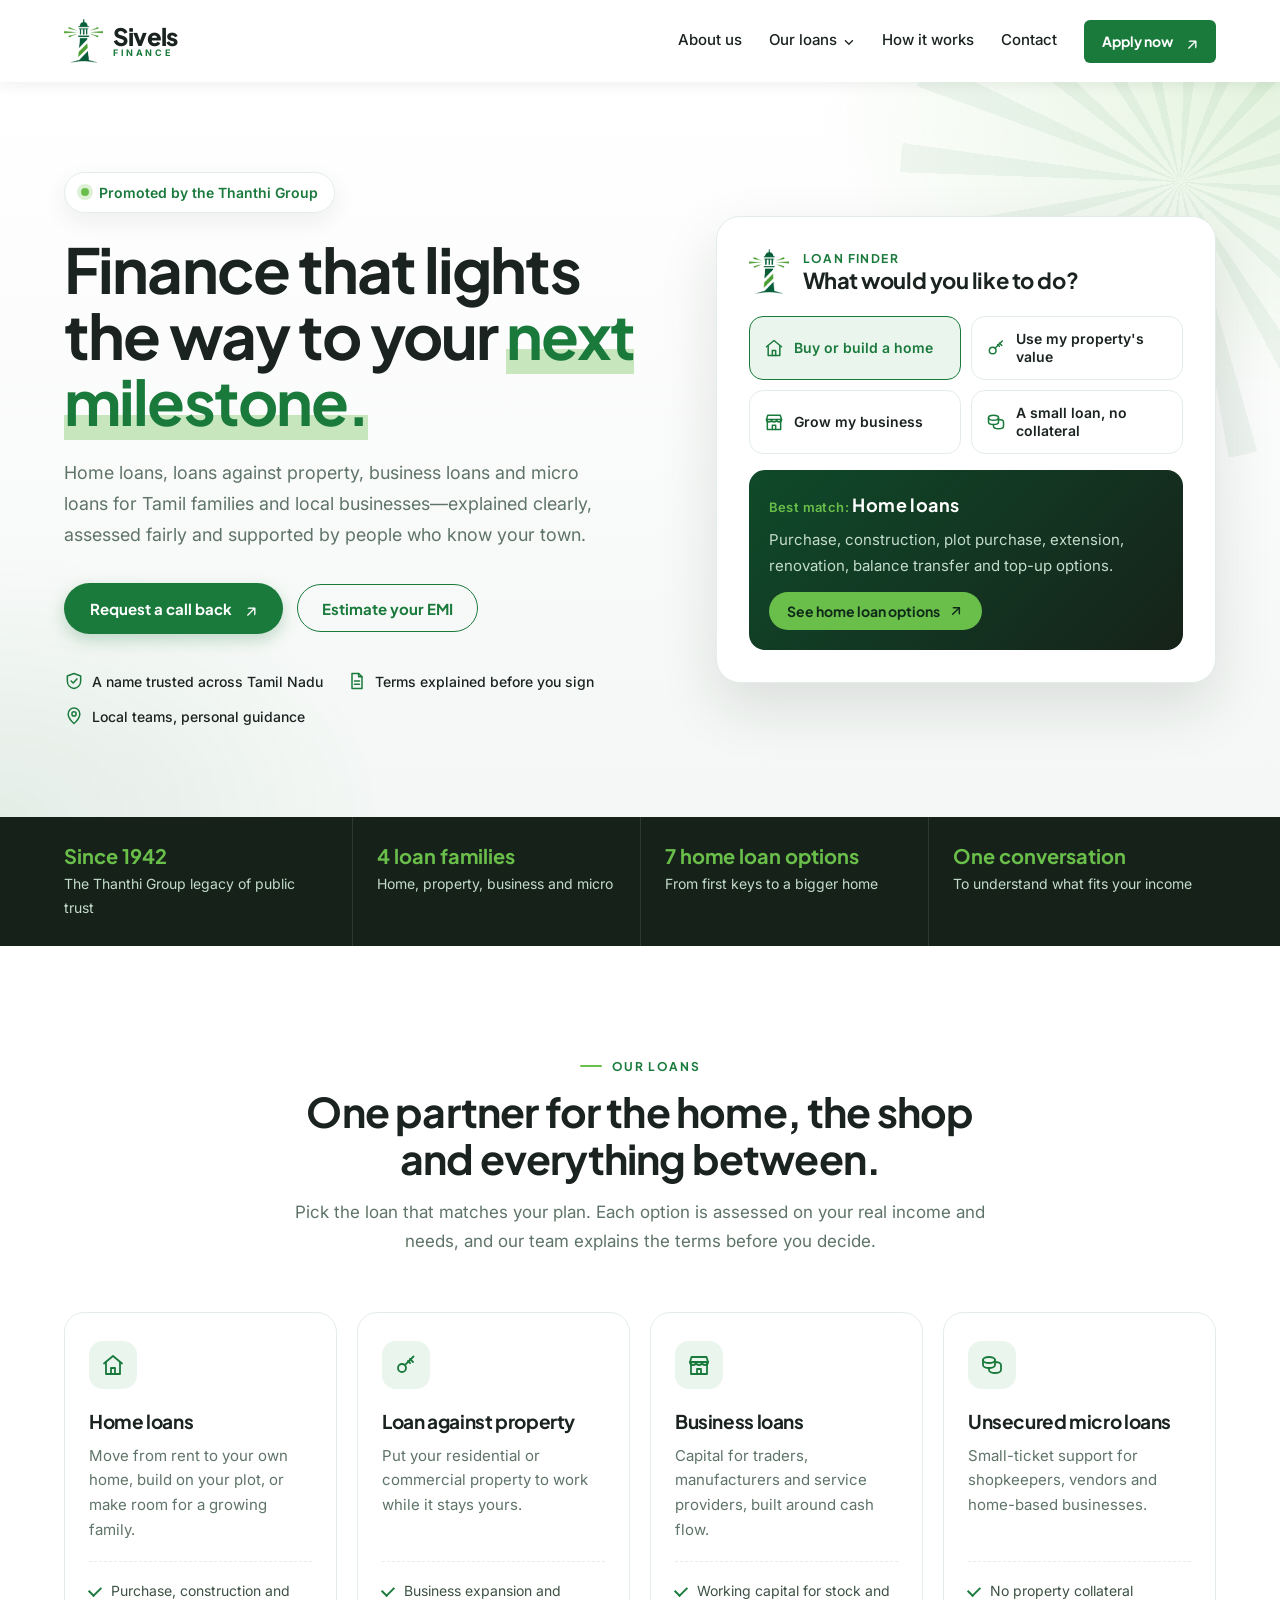
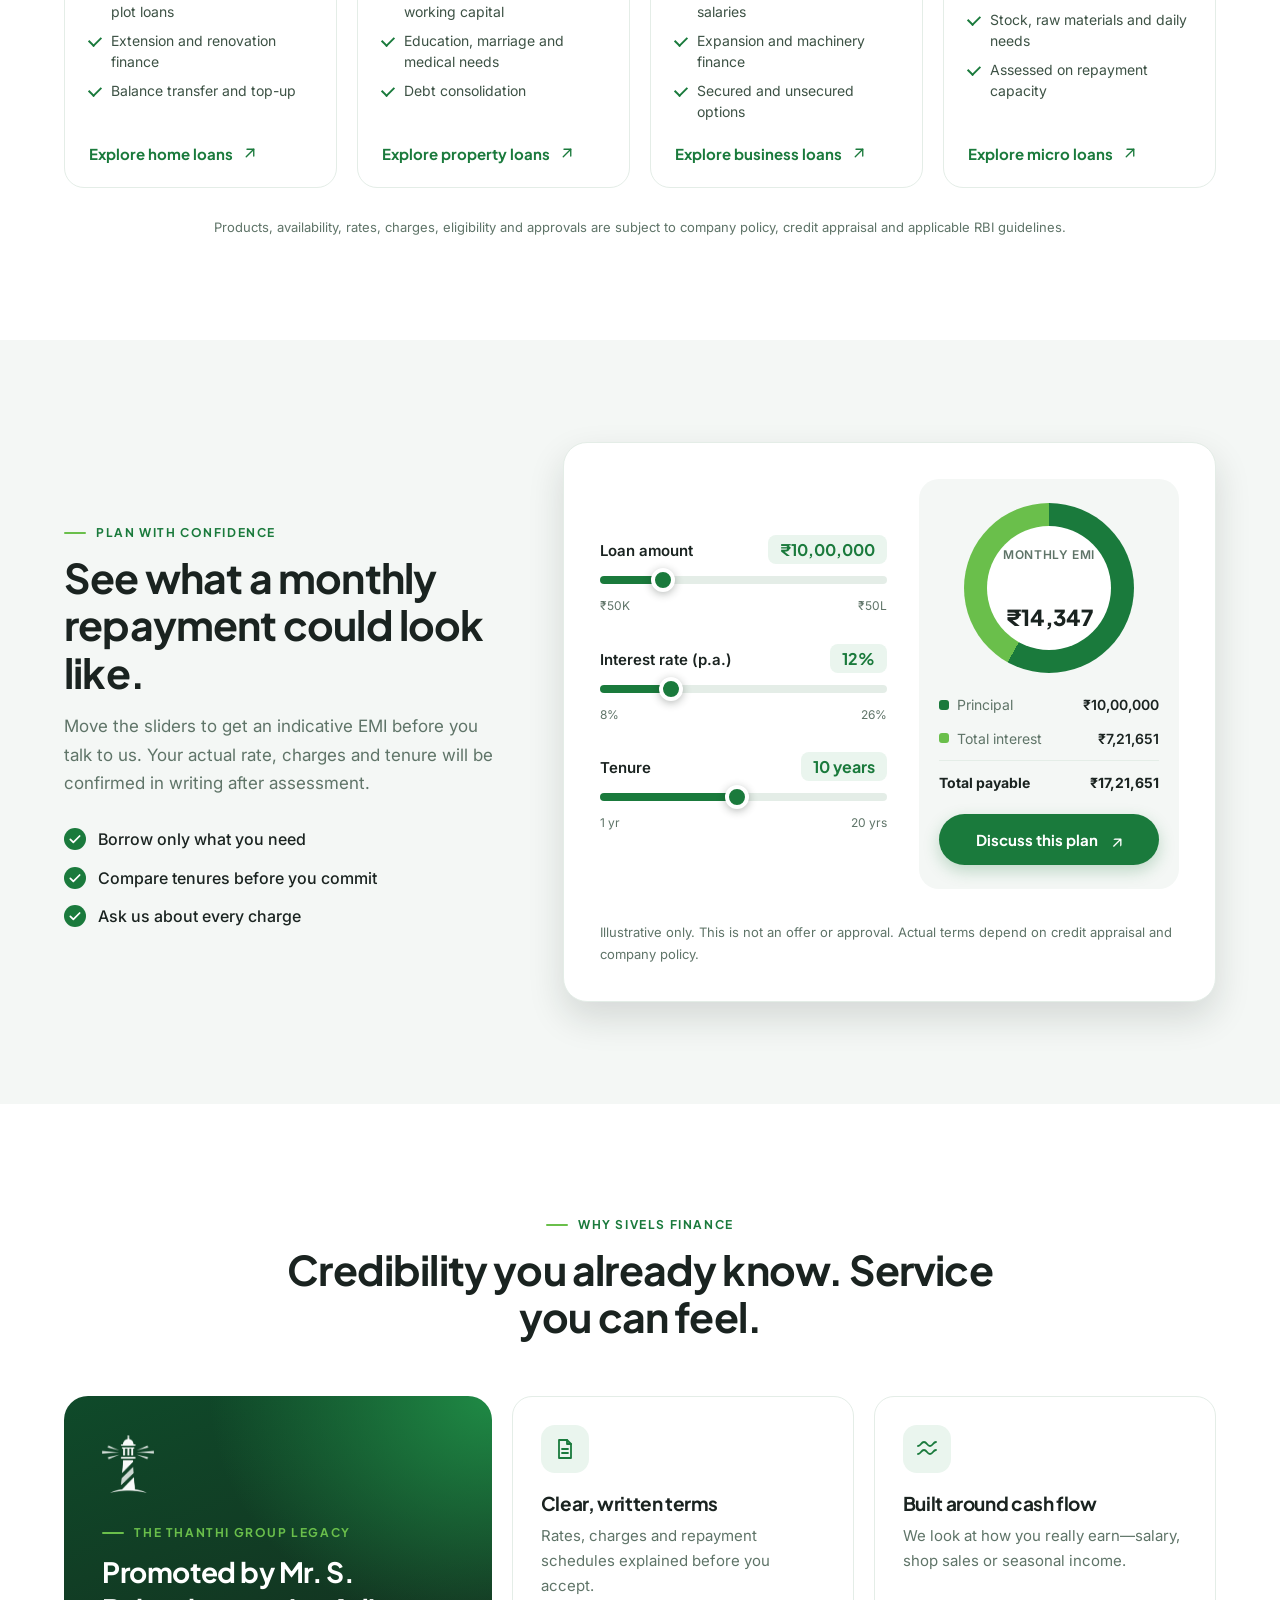
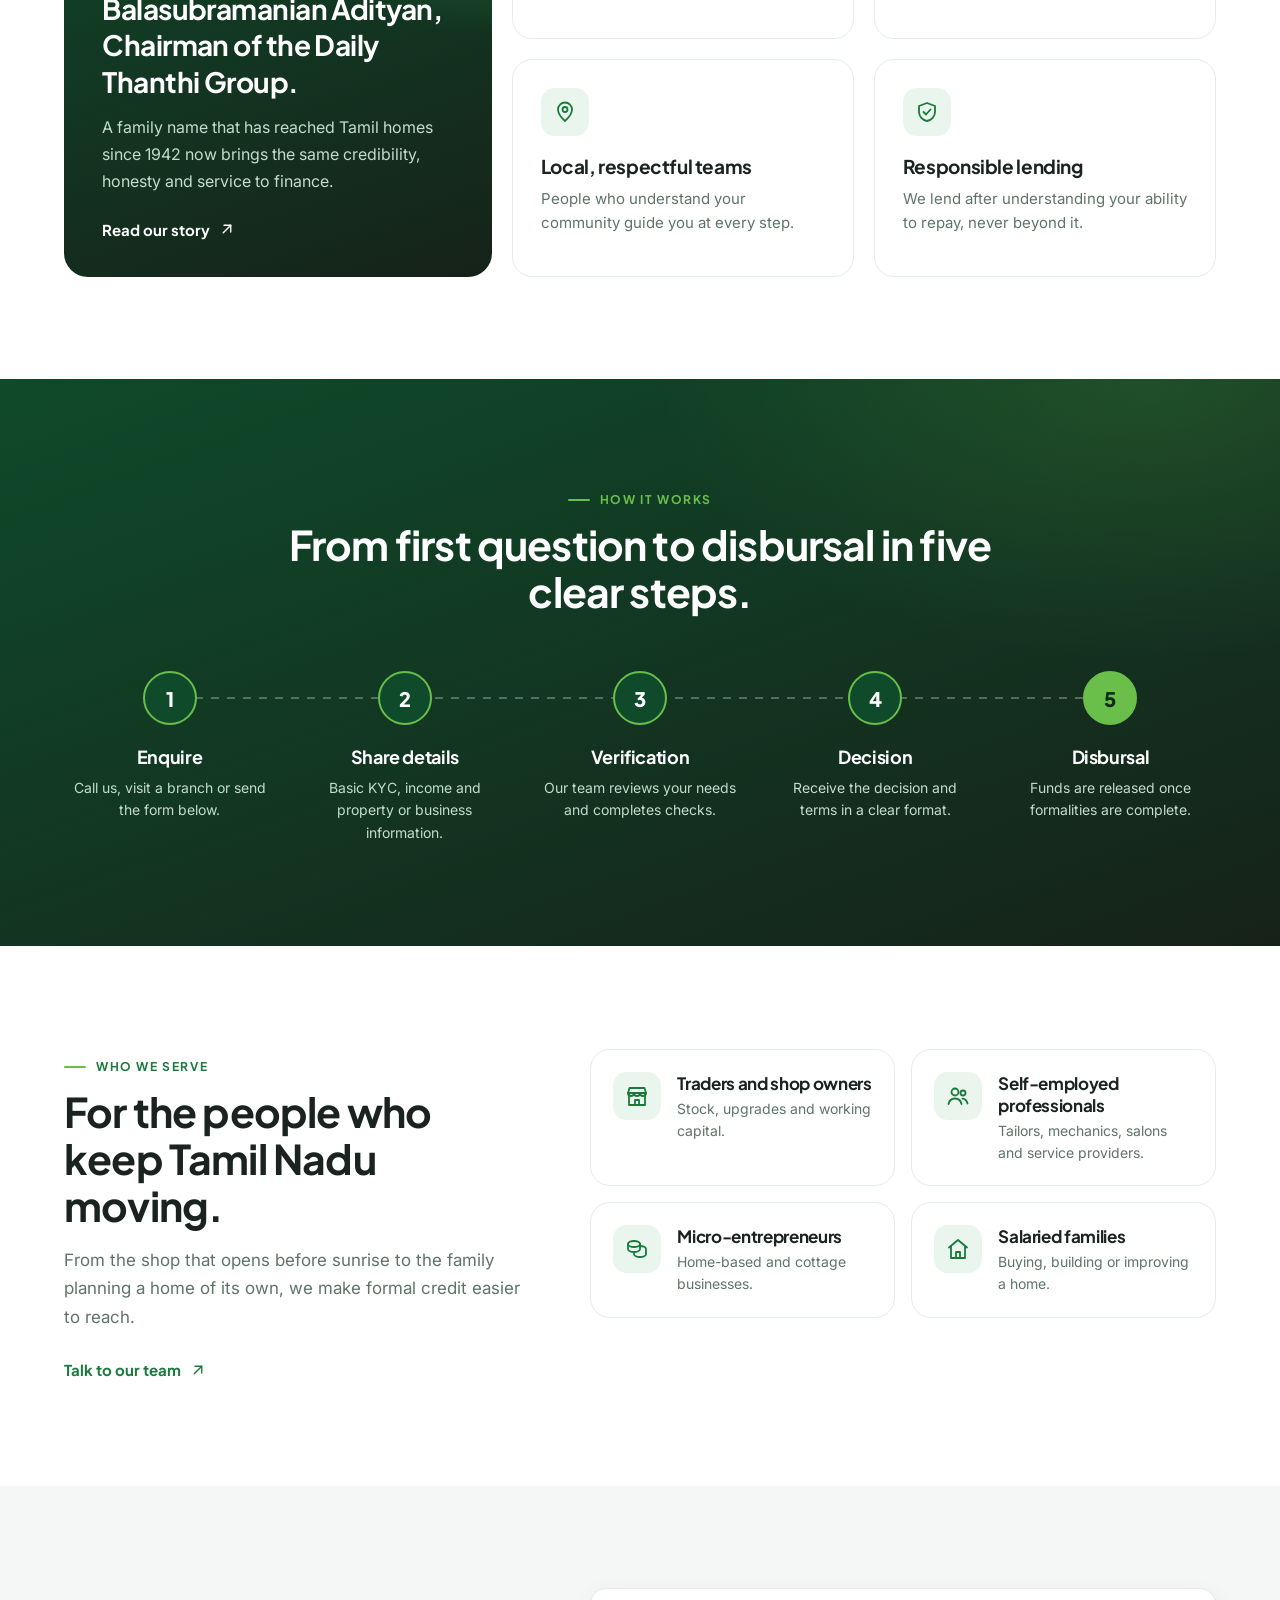
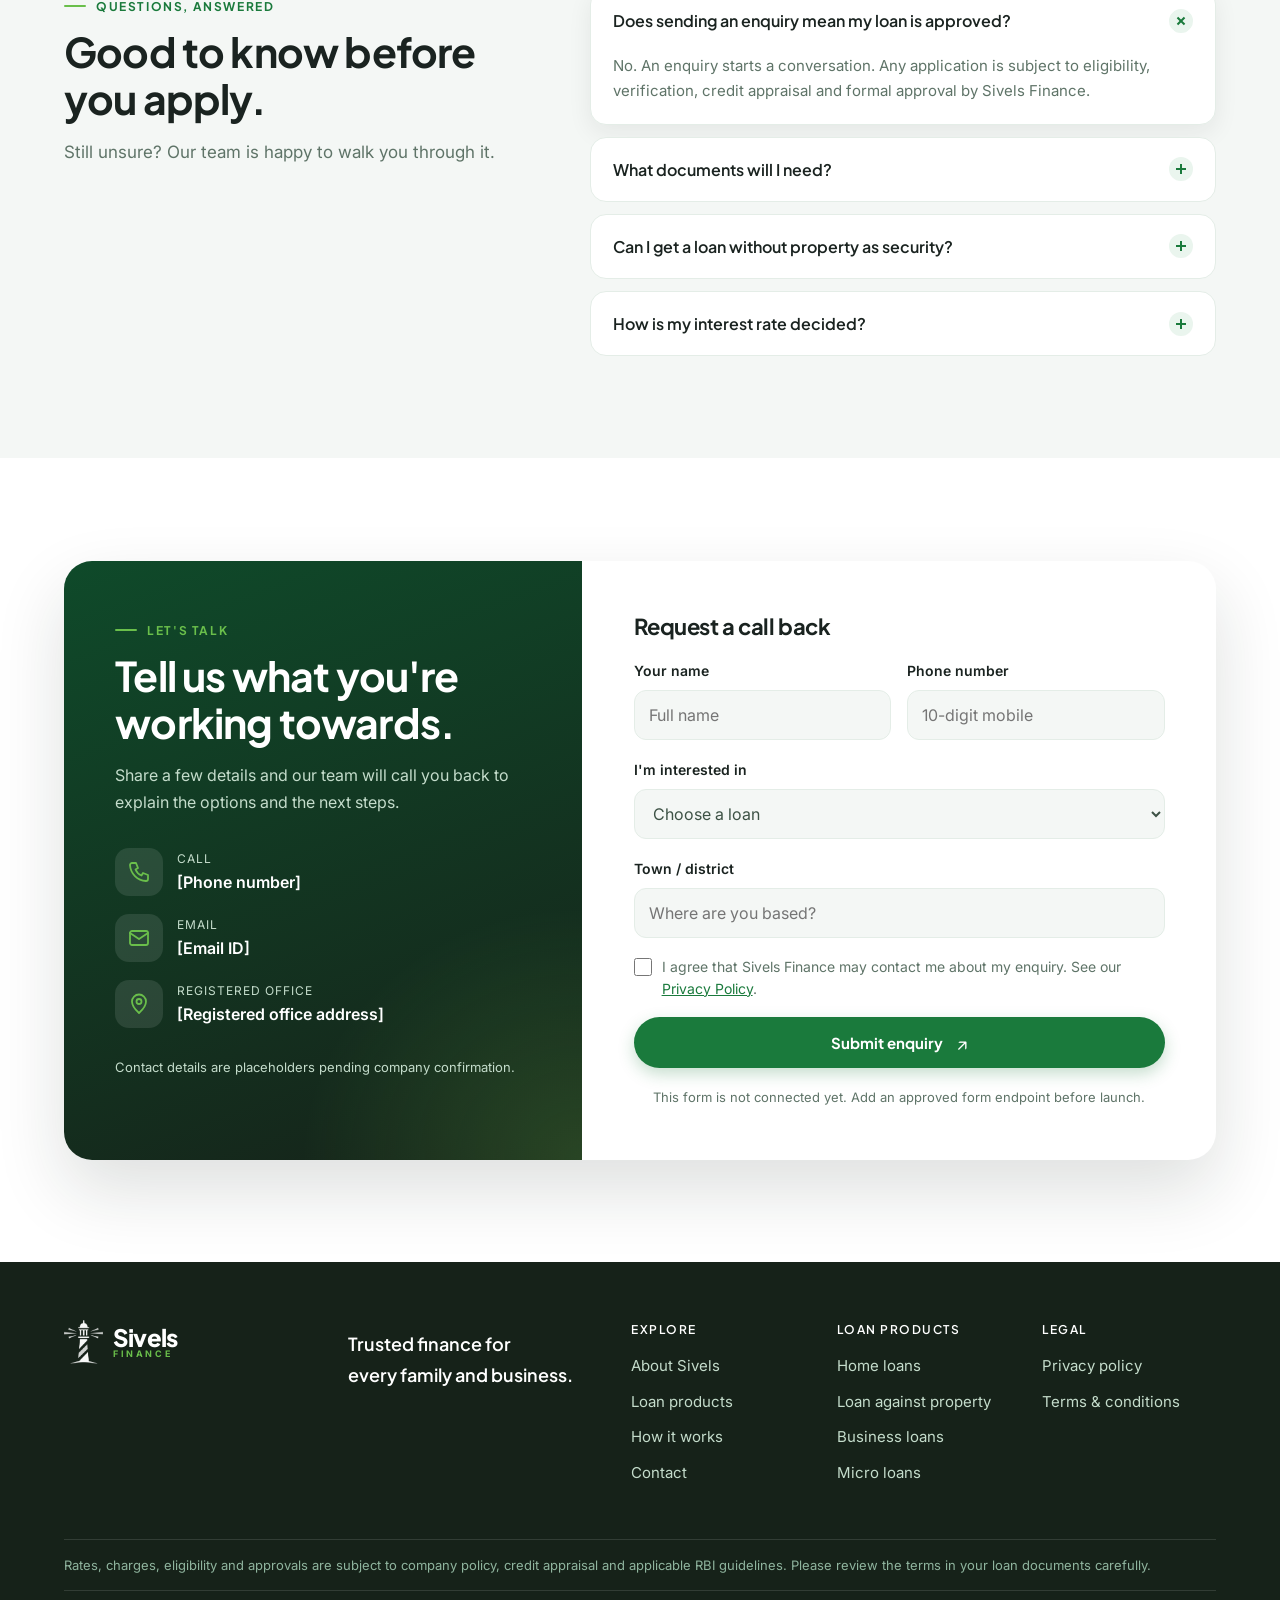
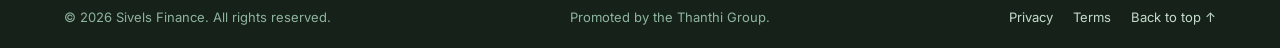
<file: index.html>
<!doctype html>
<html lang="en">
<head>
  <meta charset="utf-8"><meta name="viewport" content="width=device-width, initial-scale=1"><meta name="theme-color" content="#1a7a3c">
  <meta name="description" content="Sivels Finance offers home loans, loans against property, business loans and micro loans for Tamil families and local businesses. Promoted by the Thanthi Group.">
  <title>Sivels Finance — Trusted finance for every family and business</title>
  <link rel="preconnect" href="https://fonts.googleapis.com"><link rel="preconnect" href="https://fonts.gstatic.com" crossorigin>
  <link href="https://fonts.googleapis.com/css2?family=Inter:wght@400;500;600;700&amp;family=Plus+Jakarta+Sans:wght@600;700;800&amp;display=swap" rel="stylesheet"><link rel="icon" type="image/png" href="assets/favicon.png"><link rel="stylesheet" href="styles.css?v=20261128"><link rel="stylesheet" href="home.css?v=20261128">
</head>
<body class="home-page">
<header class="site-header"><a class="brand" href="index.html" aria-label="Sivels Finance home"><img class="brand-logo" src="assets/sivels-mark.png" alt="" width="34" height="38"><span>Sivels <small>FINANCE</small></span></a><button class="menu-toggle" aria-label="Open navigation" aria-expanded="false"><span></span><span></span></button><nav class="main-nav" aria-label="Main navigation"><a href="about.html">About us</a><div class="nav-dropdown"><a href="index.html#products">Our loans <span>⌄</span></a><div class="dropdown-menu"><a href="home-loans.html">Home loans</a><a href="loan-against-property.html">Loan against property</a><a href="business-loans.html">Business loans</a><a href="micro-loans.html">Unsecured micro loans</a></div></div><a href="index.html#process">How it works</a><a href="index.html#contact">Contact</a><a class="button button-small" href="index.html#contact">Apply now <span>↗</span></a></nav></header>
<svg class="h-sprite" aria-hidden="true" focusable="false">
  <symbol id="i-home" viewBox="0 0 24 24"><path d="M3 10.5 12 3l9 7.5"/><path d="M5 9.5V21h14V9.5"/><path d="M10 21v-6h4v6"/></symbol>
  <symbol id="i-key" viewBox="0 0 24 24"><circle cx="8" cy="15" r="4"/><path d="m10.8 12.2 8.7-8.7"/><path d="m16 6 3 3"/><path d="m14 8 2 2"/></symbol>
  <symbol id="i-store" viewBox="0 0 24 24"><path d="M3 9h18l-1.5-5h-15z"/><path d="M4 9v12h16V9"/><path d="M3 9a3 3 0 0 0 6 0 3 3 0 0 0 6 0 3 3 0 0 0 6 0"/><path d="M10 21v-5h4v5"/></symbol>
  <symbol id="i-coins" viewBox="0 0 24 24"><ellipse cx="9" cy="7" rx="6" ry="3"/><path d="M3 7v5c0 1.7 2.7 3 6 3s6-1.3 6-3V7"/><path d="M9 15v2c0 1.7 2.7 3 6 3s6-1.3 6-3v-5c0-1.7-2.7-3-6-3"/></symbol>
  <symbol id="i-arrow" viewBox="0 0 24 24"><path d="M7 17 17 7"/><path d="M8 7h9v9"/></symbol>
  <symbol id="i-check" viewBox="0 0 24 24"><path d="m5 12.5 4.5 4.5L19 7.5"/></symbol>
  <symbol id="i-shield" viewBox="0 0 24 24"><path d="M12 3 4 6v6c0 4.5 3.4 8.2 8 9 4.6-.8 8-4.5 8-9V6z"/><path d="m8.5 12 2.5 2.5 4.5-5"/></symbol>
  <symbol id="i-pin" viewBox="0 0 24 24"><path d="M12 21s-7-6.2-7-11.5a7 7 0 0 1 14 0C19 14.8 12 21 12 21z"/><circle cx="12" cy="9.5" r="2.5"/></symbol>
  <symbol id="i-doc" viewBox="0 0 24 24"><path d="M6 3h8l4 4v14H6z"/><path d="M14 3v4h4"/><path d="M9 12h6M9 16h6"/></symbol>
  <symbol id="i-wave" viewBox="0 0 24 24"><path d="M3 17c3 0 3-4 6-4s3 4 6 4 3-4 6-4"/><path d="M3 9c3 0 3-4 6-4s3 4 6 4 3-4 6-4"/></symbol>
  <symbol id="i-users" viewBox="0 0 24 24"><circle cx="9" cy="8" r="3.5"/><path d="M2.5 20c.8-3.6 3.4-5.5 6.5-5.5s5.7 1.9 6.5 5.5"/><circle cx="17" cy="9" r="2.5"/><path d="M16.5 14.6c2.6.2 4.3 2 5 4.9"/></symbol>
  <symbol id="i-phone" viewBox="0 0 24 24"><path d="M5 3h4l2 5-2.5 1.5a11 11 0 0 0 6 6L16 13l5 2v4a2 2 0 0 1-2 2A17 17 0 0 1 3 5a2 2 0 0 1 2-2z"/></symbol>
  <symbol id="i-mail" viewBox="0 0 24 24"><rect x="3" y="5" width="18" height="14" rx="2"/><path d="m3 7 9 6 9-6"/></symbol>
  <symbol id="i-search" viewBox="0 0 24 24"><circle cx="11" cy="11" r="6.5"/><path d="m20 20-4.2-4.2"/></symbol>
  <symbol id="i-rupee" viewBox="0 0 24 24"><path d="M7 4h11M7 9h11M7 4h3a5 5 0 0 1 0 10H7l8 7"/></symbol>
</svg>

<main id="top" class="h-main">

  <!-- Hero -->
  <section class="h-hero">
    <div class="h-wrap h-hero-grid">
      <div class="h-hero-copy">
        <p class="h-pill"><span class="h-pill-dot"></span>Promoted by the Thanthi Group</p>
        <h1>Finance that lights the way to your <span>next milestone.</span></h1>
        <p class="h-lead">Home loans, loans against property, business loans and micro loans for Tamil families and local businesses—explained clearly, assessed fairly and supported by people who know your town.</p>
        <div class="h-actions">
          <a class="button" href="#contact">Request a call back <span>↗</span></a>
          <a class="h-ghost" href="#calculator">Estimate your EMI</a>
        </div>
        <ul class="h-assurances">
          <li><svg><use href="#i-shield"/></svg>A name trusted across Tamil Nadu</li>
          <li><svg><use href="#i-doc"/></svg>Terms explained before you sign</li>
          <li><svg><use href="#i-pin"/></svg>Local teams, personal guidance</li>
        </ul>
      </div>

      <div class="h-finder" aria-labelledby="finder-title">
        <div class="h-finder-head">
          <img src="assets/sivels-mark.png" alt="" width="40" height="45">
          <div>
            <p class="h-finder-kicker">Loan finder</p>
            <h2 id="finder-title">What would you like to do?</h2>
          </div>
        </div>
        <div class="h-finder-tabs" role="tablist" aria-label="Choose your goal">
          <button role="tab" id="tab-home" aria-controls="goal-home" aria-selected="true"><svg><use href="#i-home"/></svg>Buy or build a home</button>
          <button role="tab" id="tab-lap" aria-controls="goal-lap" aria-selected="false" tabindex="-1"><svg><use href="#i-key"/></svg>Use my property's value</button>
          <button role="tab" id="tab-biz" aria-controls="goal-biz" aria-selected="false" tabindex="-1"><svg><use href="#i-store"/></svg>Grow my business</button>
          <button role="tab" id="tab-micro" aria-controls="goal-micro" aria-selected="false" tabindex="-1"><svg><use href="#i-coins"/></svg>A small loan, no collateral</button>
        </div>
        <div class="h-finder-panel" role="tabpanel" id="goal-home" aria-labelledby="tab-home">
          <p class="h-finder-match">Best match: <strong>Home loans</strong></p>
          <p>Purchase, construction, plot purchase, extension, renovation, balance transfer and top-up options.</p>
          <a class="h-finder-link" href="home-loans.html">See home loan options <svg><use href="#i-arrow"/></svg></a>
        </div>
        <div class="h-finder-panel" role="tabpanel" id="goal-lap" aria-labelledby="tab-lap" hidden>
          <p class="h-finder-match">Best match: <strong>Loan against property</strong></p>
          <p>Raise funds for business or family needs while you continue to own and use your residential or commercial property.</p>
          <a class="h-finder-link" href="loan-against-property.html">Understand LAP <svg><use href="#i-arrow"/></svg></a>
        </div>
        <div class="h-finder-panel" role="tabpanel" id="goal-biz" aria-labelledby="tab-biz" hidden>
          <p class="h-finder-match">Best match: <strong>Business loans</strong></p>
          <p>Working capital, expansion, machinery and equipment finance, assessed around how your business earns.</p>
          <a class="h-finder-link" href="business-loans.html">Explore business loans <svg><use href="#i-arrow"/></svg></a>
        </div>
        <div class="h-finder-panel" role="tabpanel" id="goal-micro" aria-labelledby="tab-micro" hidden>
          <p class="h-finder-match">Best match: <strong>Unsecured micro loans</strong></p>
          <p>Small-ticket funds for stock, daily working capital or urgent needs—without pledging property.</p>
          <a class="h-finder-link" href="micro-loans.html">See micro loans <svg><use href="#i-arrow"/></svg></a>
        </div>
      </div>
    </div>
  </section>

  <!-- Trust ribbon -->
  <section class="h-ribbon" aria-label="Why customers choose Sivels">
    <div class="h-wrap h-ribbon-row">
      <p><strong>Since 1942</strong><span>The Thanthi Group legacy of public trust</span></p>
      <p><strong>4 loan families</strong><span>Home, property, business and micro</span></p>
      <p><strong>7 home loan options</strong><span>From first keys to a bigger home</span></p>
      <p><strong>One conversation</strong><span>To understand what fits your income</span></p>
    </div>
  </section>

  <!-- Products -->
  <section class="h-section" id="products">
    <div class="h-wrap">
      <header class="h-head">
        <p class="h-kicker">Our loans</p>
        <h2>One partner for the home, the shop and everything between.</h2>
        <p>Pick the loan that matches your plan. Each option is assessed on your real income and needs, and our team explains the terms before you decide.</p>
      </header>
      <div class="h-products">
        <article class="h-product">
          <span class="h-icon"><svg><use href="#i-home"/></svg></span>
          <h3>Home loans</h3>
          <p>Move from rent to your own home, build on your plot, or make room for a growing family.</p>
          <ul>
            <li>Purchase, construction and plot loans</li>
            <li>Extension and renovation finance</li>
            <li>Balance transfer and top-up</li>
          </ul>
          <a class="h-link" href="home-loans.html">Explore home loans <svg><use href="#i-arrow"/></svg></a>
        </article>
        <article class="h-product">
          <span class="h-icon"><svg><use href="#i-key"/></svg></span>
          <h3>Loan against property</h3>
          <p>Put your residential or commercial property to work while it stays yours.</p>
          <ul>
            <li>Business expansion and working capital</li>
            <li>Education, marriage and medical needs</li>
            <li>Debt consolidation</li>
          </ul>
          <a class="h-link" href="loan-against-property.html">Explore property loans <svg><use href="#i-arrow"/></svg></a>
        </article>
        <article class="h-product">
          <span class="h-icon"><svg><use href="#i-store"/></svg></span>
          <h3>Business loans</h3>
          <p>Capital for traders, manufacturers and service providers, built around cash flow.</p>
          <ul>
            <li>Working capital for stock and salaries</li>
            <li>Expansion and machinery finance</li>
            <li>Secured and unsecured options</li>
          </ul>
          <a class="h-link" href="business-loans.html">Explore business loans <svg><use href="#i-arrow"/></svg></a>
        </article>
        <article class="h-product">
          <span class="h-icon"><svg><use href="#i-coins"/></svg></span>
          <h3>Unsecured micro loans</h3>
          <p>Small-ticket support for shopkeepers, vendors and home-based businesses.</p>
          <ul>
            <li>No property collateral</li>
            <li>Stock, raw materials and daily needs</li>
            <li>Assessed on repayment capacity</li>
          </ul>
          <a class="h-link" href="micro-loans.html">Explore micro loans <svg><use href="#i-arrow"/></svg></a>
        </article>
      </div>
      <p class="h-fineprint">Products, availability, rates, charges, eligibility and approvals are subject to company policy, credit appraisal and applicable RBI guidelines.</p>
    </div>
  </section>

  <!-- EMI calculator -->
  <section class="h-section h-tint" id="calculator">
    <div class="h-wrap h-calc-grid">
      <header class="h-head h-head-left">
        <p class="h-kicker">Plan with confidence</p>
        <h2>See what a monthly repayment could look like.</h2>
        <p>Move the sliders to get an indicative EMI before you talk to us. Your actual rate, charges and tenure will be confirmed in writing after assessment.</p>
        <ul class="h-checks">
          <li><svg><use href="#i-check"/></svg>Borrow only what you need</li>
          <li><svg><use href="#i-check"/></svg>Compare tenures before you commit</li>
          <li><svg><use href="#i-check"/></svg>Ask us about every charge</li>
        </ul>
      </header>
      <form class="h-calc" id="emi-calc" aria-label="EMI calculator">
        <div class="h-calc-inputs">
          <label class="h-range">
            <span class="h-range-top"><span>Loan amount</span><output id="emi-amount-out">₹10,00,000</output></span>
            <input type="range" id="emi-amount" min="50000" max="5000000" step="50000" value="1000000">
            <span class="h-range-scale"><span>₹50K</span><span>₹50L</span></span>
          </label>
          <label class="h-range">
            <span class="h-range-top"><span>Interest rate (p.a.)</span><output id="emi-rate-out">12%</output></span>
            <input type="range" id="emi-rate" min="8" max="26" step="0.25" value="12">
            <span class="h-range-scale"><span>8%</span><span>26%</span></span>
          </label>
          <label class="h-range">
            <span class="h-range-top"><span>Tenure</span><output id="emi-years-out">10 years</output></span>
            <input type="range" id="emi-years" min="1" max="20" step="1" value="10">
            <span class="h-range-scale"><span>1 yr</span><span>20 yrs</span></span>
          </label>
        </div>
        <div class="h-calc-result" aria-live="polite">
          <div class="h-donut" id="emi-donut"><div><small>Monthly EMI</small><strong id="emi-value">₹14,347</strong></div></div>
          <dl>
            <div><dt><i class="h-swatch h-swatch-principal"></i>Principal</dt><dd id="emi-principal">₹10,00,000</dd></div>
            <div><dt><i class="h-swatch h-swatch-interest"></i>Total interest</dt><dd id="emi-interest">₹7,21,651</dd></div>
            <div class="h-total"><dt>Total payable</dt><dd id="emi-total">₹17,21,651</dd></div>
          </dl>
          <a class="button" href="#contact">Discuss this plan <span>↗</span></a>
        </div>
        <p class="h-calc-note">Illustrative only. This is not an offer or approval. Actual terms depend on credit appraisal and company policy.</p>
      </form>
    </div>
  </section>

  <!-- Why Sivels -->
  <section class="h-section" id="why">
    <div class="h-wrap">
      <header class="h-head">
        <p class="h-kicker">Why Sivels Finance</p>
        <h2>Credibility you already know. Service you can feel.</h2>
      </header>
      <div class="h-bento">
        <article class="h-bento-feature">
          <img src="assets/sivels-mark-white.png" alt="" width="120" height="135" class="h-bento-mark">
          <p class="h-kicker">The Thanthi Group legacy</p>
          <h3>Promoted by Mr. S. Balasubramanian Adityan, Chairman of the Daily Thanthi Group.</h3>
          <p>A family name that has reached Tamil homes since 1942 now brings the same credibility, honesty and service to finance.</p>
          <a class="h-link h-link-light" href="about.html">Read our story <svg><use href="#i-arrow"/></svg></a>
        </article>
        <article class="h-bento-card">
          <span class="h-icon"><svg><use href="#i-doc"/></svg></span>
          <h3>Clear, written terms</h3>
          <p>Rates, charges and repayment schedules explained before you accept.</p>
        </article>
        <article class="h-bento-card">
          <span class="h-icon"><svg><use href="#i-wave"/></svg></span>
          <h3>Built around cash flow</h3>
          <p>We look at how you really earn—salary, shop sales or seasonal income.</p>
        </article>
        <article class="h-bento-card">
          <span class="h-icon"><svg><use href="#i-pin"/></svg></span>
          <h3>Local, respectful teams</h3>
          <p>People who understand your community guide you at every step.</p>
        </article>
        <article class="h-bento-card">
          <span class="h-icon"><svg><use href="#i-shield"/></svg></span>
          <h3>Responsible lending</h3>
          <p>We lend after understanding your ability to repay, never beyond it.</p>
        </article>
      </div>
    </div>
  </section>

  <!-- Process -->
  <section class="h-section h-dark" id="process">
    <div class="h-wrap">
      <header class="h-head">
        <p class="h-kicker">How it works</p>
        <h2>From first question to disbursal in five clear steps.</h2>
      </header>
      <ol class="h-steps">
        <li><span class="h-step-no">1</span><h3>Enquire</h3><p>Call us, visit a branch or send the form below.</p></li>
        <li><span class="h-step-no">2</span><h3>Share details</h3><p>Basic KYC, income and property or business information.</p></li>
        <li><span class="h-step-no">3</span><h3>Verification</h3><p>Our team reviews your needs and completes checks.</p></li>
        <li><span class="h-step-no">4</span><h3>Decision</h3><p>Receive the decision and terms in a clear format.</p></li>
        <li><span class="h-step-no">5</span><h3>Disbursal</h3><p>Funds are released once formalities are complete.</p></li>
      </ol>
    </div>
  </section>

  <!-- Who we serve -->
  <section class="h-section" id="serve">
    <div class="h-wrap h-serve-grid">
      <header class="h-head h-head-left">
        <p class="h-kicker">Who we serve</p>
        <h2>For the people who keep Tamil Nadu moving.</h2>
        <p>From the shop that opens before sunrise to the family planning a home of its own, we make formal credit easier to reach.</p>
        <a class="h-link" href="#contact">Talk to our team <svg><use href="#i-arrow"/></svg></a>
      </header>
      <ul class="h-serve">
        <li><span class="h-icon"><svg><use href="#i-store"/></svg></span><div><h3>Traders and shop owners</h3><p>Stock, upgrades and working capital.</p></div></li>
        <li><span class="h-icon"><svg><use href="#i-users"/></svg></span><div><h3>Self-employed professionals</h3><p>Tailors, mechanics, salons and service providers.</p></div></li>
        <li><span class="h-icon"><svg><use href="#i-coins"/></svg></span><div><h3>Micro-entrepreneurs</h3><p>Home-based and cottage businesses.</p></div></li>
        <li><span class="h-icon"><svg><use href="#i-home"/></svg></span><div><h3>Salaried families</h3><p>Buying, building or improving a home.</p></div></li>
      </ul>
    </div>
  </section>

  <!-- FAQ -->
  <section class="h-section h-tint" id="faq">
    <div class="h-wrap h-faq-grid">
      <header class="h-head h-head-left">
        <p class="h-kicker">Questions, answered</p>
        <h2>Good to know before you apply.</h2>
        <p>Still unsure? Our team is happy to walk you through it.</p>
      </header>
      <div class="h-faq">
        <details open>
          <summary>Does sending an enquiry mean my loan is approved?</summary>
          <p>No. An enquiry starts a conversation. Any application is subject to eligibility, verification, credit appraisal and formal approval by Sivels Finance.</p>
        </details>
        <details>
          <summary>What documents will I need?</summary>
          <p>Usually identity and address proof, income or business proof, bank statements and—for secured loans—property documents. Your team will confirm the exact list for your situation.</p>
        </details>
        <details>
          <summary>Can I get a loan without property as security?</summary>
          <p>Unsecured micro loans and some business loans do not require property collateral. Eligibility is assessed on income, business activity and repayment capacity.</p>
        </details>
        <details>
          <summary>How is my interest rate decided?</summary>
          <p>Rates depend on the product, your profile and company policy. The annualised rate, charges and repayment schedule will be stated in your written offer and loan agreement.</p>
        </details>
      </div>
    </div>
  </section>

  <!-- Contact -->
  <section class="h-section" id="contact">
    <div class="h-wrap">
      <div class="h-contact">
        <div class="h-contact-copy">
          <p class="h-kicker">Let's talk</p>
          <h2>Tell us what you're working towards.</h2>
          <p>Share a few details and our team will call you back to explain the options and the next steps.</p>
          <ul class="h-contact-list">
            <li><span class="h-icon"><svg><use href="#i-phone"/></svg></span><div><small>Call</small><a href="tel:[PHONE]">[Phone number]</a></div></li>
            <li><span class="h-icon"><svg><use href="#i-mail"/></svg></span><div><small>Email</small><a href="mailto:[EMAIL]">[Email ID]</a></div></li>
            <li><span class="h-icon"><svg><use href="#i-pin"/></svg></span><div><small>Registered office</small><span>[Registered office address]</span></div></li>
          </ul>
          <p class="h-fineprint h-fineprint-light">Contact details are placeholders pending company confirmation.</p>
        </div>
        <form class="h-form" id="contact-form">
          <h3>Request a call back</h3>
          <div class="h-form-row">
            <label>Your name<input name="name" autocomplete="name" placeholder="Full name" required></label>
            <label>Phone number<input name="phone" type="tel" autocomplete="tel" inputmode="tel" placeholder="10-digit mobile" required></label>
          </div>
          <label>I'm interested in
            <select name="topic" required>
              <option value="">Choose a loan</option>
              <option>Home loans</option>
              <option>Loan against property</option>
              <option>Business loans</option>
              <option>Unsecured micro loans</option>
            </select>
          </label>
          <label>Town / district<input name="location" placeholder="Where are you based?"></label>
          <label class="h-consent"><input type="checkbox" required><span>I agree that Sivels Finance may contact me about my enquiry. See our <a href="privacy.html">Privacy Policy</a>.</span></label>
          <button class="button" type="submit">Submit enquiry <span>↗</span></button>
          <p class="form-note" id="form-note">This form is not connected yet. Add an approved form endpoint before launch.</p>
        </form>
      </div>
    </div>
  </section>
</main>
<footer class="site-footer"><div class="footer-main"><a class="brand brand-footer" href="index.html" aria-label="Sivels Finance home"><img class="brand-logo" src="assets/sivels-mark-white.png" alt="" width="34" height="38"><span>Sivels <small>FINANCE</small></span></a><p>Trusted finance for<br>every family and business.</p><div class="footer-links"><div><small>EXPLORE</small><a href="about.html">About Sivels</a><a href="index.html#products">Loan products</a><a href="index.html#process">How it works</a><a href="index.html#contact">Contact</a></div><div><small>LOAN PRODUCTS</small><a href="home-loans.html">Home loans</a><a href="loan-against-property.html">Loan against property</a><a href="business-loans.html">Business loans</a><a href="micro-loans.html">Micro loans</a></div><div><small>LEGAL</small><a href="privacy.html">Privacy policy</a><a href="terms.html">Terms &amp; conditions</a></div></div></div><div class="footer-disclaimer">Rates, charges, eligibility and approvals are subject to company policy, credit appraisal and applicable RBI guidelines. Please review the terms in your loan documents carefully.</div><div class="footer-bottom"><span>© <span id="year"></span> Sivels Finance. All rights reserved.</span><span>Promoted by the Thanthi Group.</span><span class="footer-legal"><a href="privacy.html">Privacy</a><a href="terms.html">Terms</a><a href="#">Back to top ↑</a></span></div></footer>
<script src="script.js?v=20261128b"></script>
<script src="home.js?v=20261128"></script>
</body>
</html>
</file>
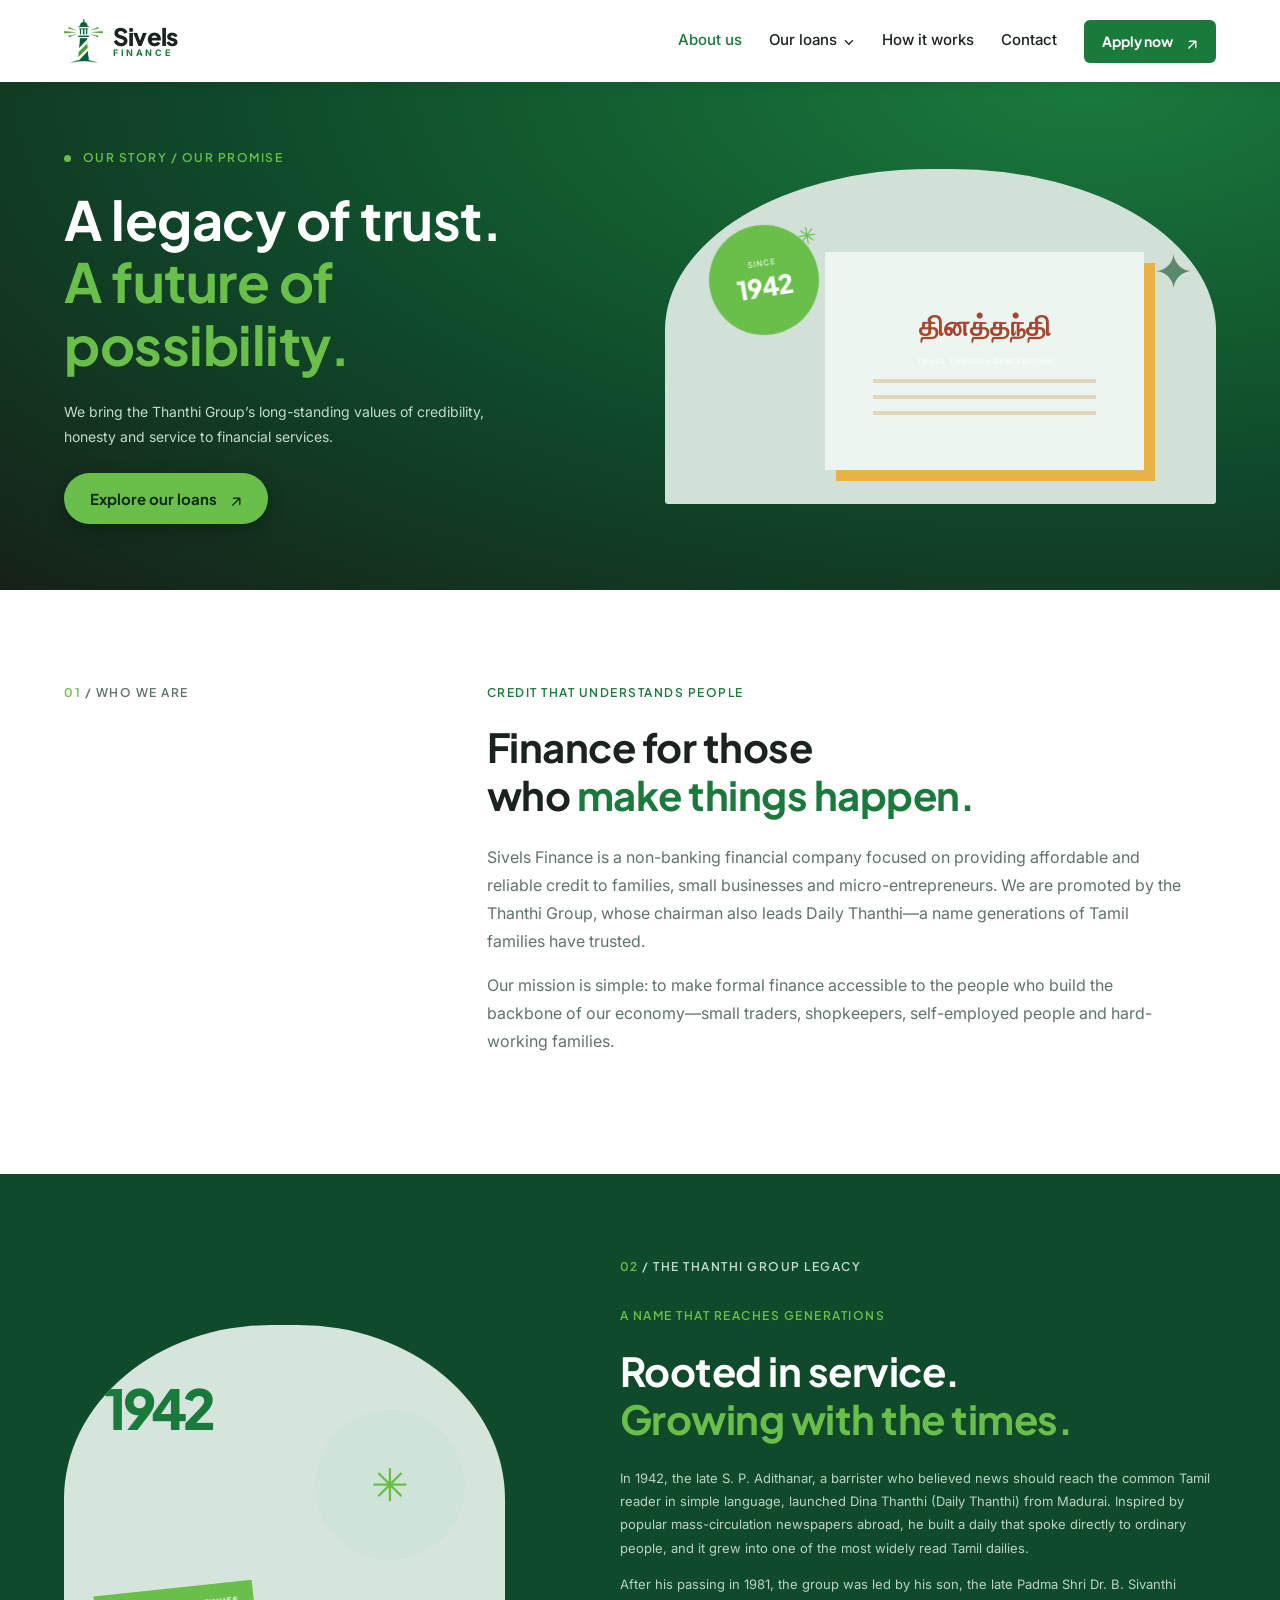
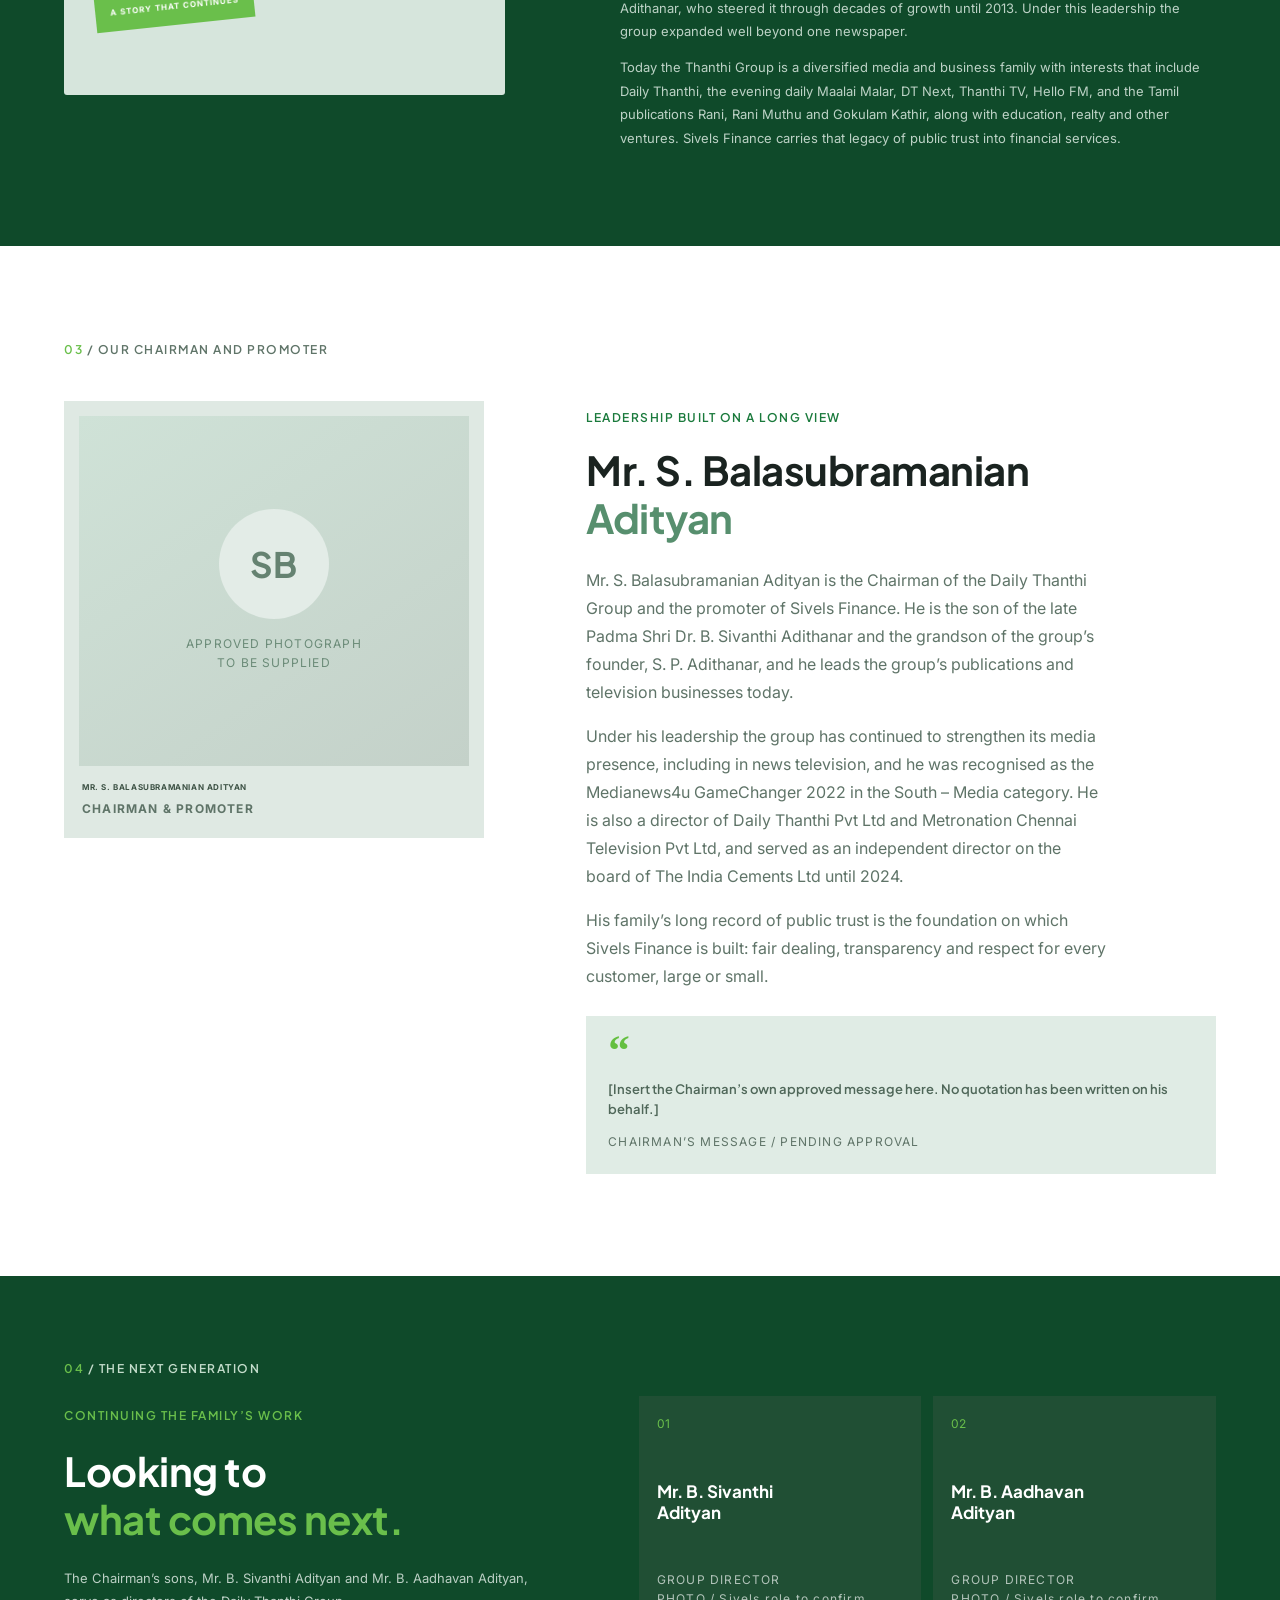
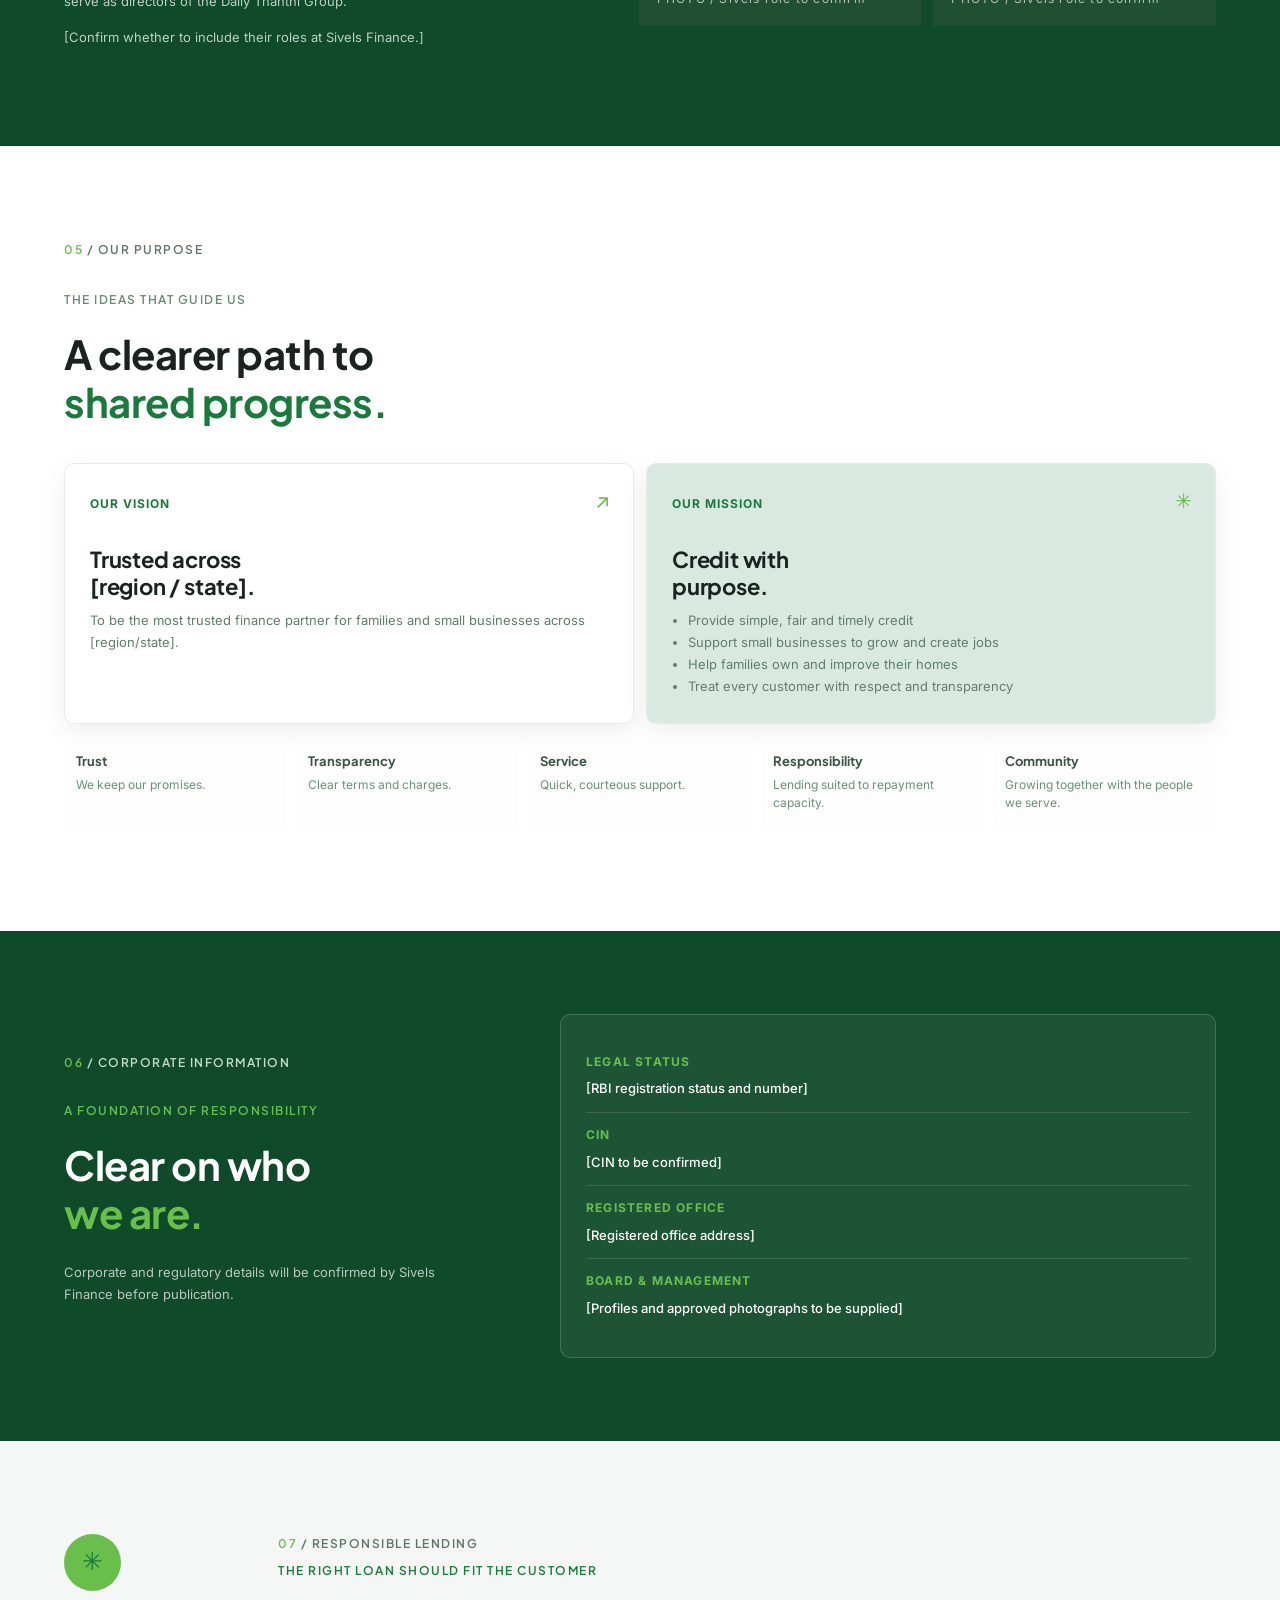
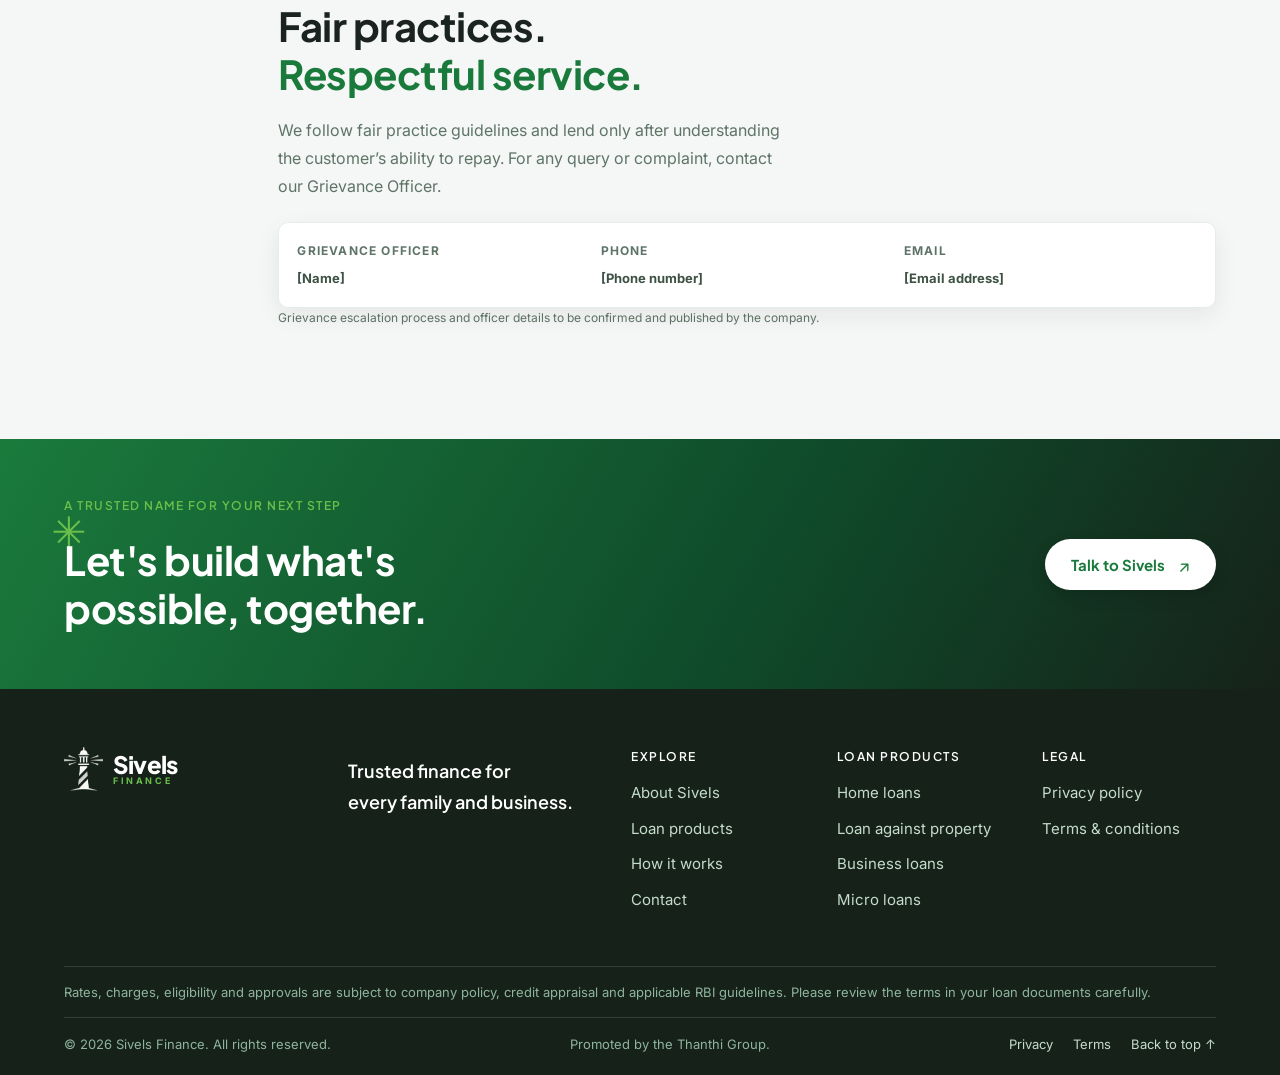
<file: about.html>
<!doctype html><html lang="en"><head><meta charset="utf-8"><meta name="viewport" content="width=device-width, initial-scale=1"><meta name="theme-color" content="#1a7a3c"><meta name="description" content="Learn about Sivels Finance, the Thanthi Group legacy and our promoter."><title>About Sivels Finance — Our story and values</title><link rel="preconnect" href="https://fonts.googleapis.com"><link rel="preconnect" href="https://fonts.gstatic.com" crossorigin><link href="https://fonts.googleapis.com/css2?family=Inter:wght@400;500;600;700&amp;family=Plus+Jakarta+Sans:wght@600;700;800&amp;display=swap" rel="stylesheet"><link rel="icon" type="image/png" href="assets/favicon.png"><link rel="stylesheet" href="styles.css?v=20261128"></head><body>
<header class="site-header"><a class="brand" href="index.html" aria-label="Sivels Finance home"><img class="brand-logo" src="assets/sivels-mark.png" alt="" width="34" height="38"><span>Sivels <small>FINANCE</small></span></a><button class="menu-toggle" aria-label="Open navigation" aria-expanded="false"><span></span><span></span></button><nav class="main-nav" aria-label="Main navigation"><a class="active" href="about.html">About us</a><div class="nav-dropdown"><a href="index.html#products">Our loans <span>⌄</span></a><div class="dropdown-menu"><a href="home-loans.html">Home loans</a><a href="loan-against-property.html">Loan against property</a><a href="business-loans.html">Business loans</a><a href="micro-loans.html">Unsecured micro loans</a></div></div><a href="index.html#process">How it works</a><a href="index.html#contact">Contact</a><a class="button button-small" href="index.html#contact">Apply now <span>↗</span></a></nav></header>
<main><section class="page-hero about-hero"><div class="section-wrap page-hero-inner"><div><p class="eyebrow"><span class="eyebrow-dot"></span> OUR STORY / OUR PROMISE</p><h1>A legacy of trust.<br><em>A future of possibility.</em></h1><p>We bring the Thanthi Group’s long-standing values of credibility, honesty and service to financial services.</p><a class="button" href="index.html#products">Explore our loans <span>↗</span></a></div><div class="about-hero-art"><div class="about-1942">SINCE<br><b>1942</b><span>✳</span></div><div class="about-paper"><span>தினத்தந்தி</span><small>TRUST THROUGH GENERATIONS</small><i></i><i></i><i></i></div><div class="about-leaf">✦</div></div></div></section>
<section class="about-intro section-wrap"><div class="section-label"><span>01</span> / WHO WE ARE</div><div><p class="eyebrow">CREDIT THAT UNDERSTANDS PEOPLE</p><h2>Finance for those<br>who <em>make things happen.</em></h2><p class="body-copy">Sivels Finance is a non-banking financial company focused on providing affordable and reliable credit to families, small businesses and micro-entrepreneurs. We are promoted by the Thanthi Group, whose chairman also leads Daily Thanthi—a name generations of Tamil families have trusted.</p><p class="body-copy">Our mission is simple: to make formal finance accessible to the people who build the backbone of our economy—small traders, shopkeepers, self-employed people and hard-working families.</p></div></section>
<section class="legacy-section"><div class="section-wrap legacy-grid"><div class="legacy-visual"><span class="legacy-date">1942</span><div class="legacy-disc">✳</div><div class="legacy-ribbon">A STORY THAT CONTINUES</div></div><div class="legacy-copy"><div class="section-label light"><span>02</span> / THE THANThI GROUP LEGACY</div><p class="eyebrow">A NAME THAT REACHES GENERATIONS</p><h2>Rooted in service.<br><em>Growing with the times.</em></h2><p>In 1942, the late S. P. Adithanar, a barrister who believed news should reach the common Tamil reader in simple language, launched Dina Thanthi (Daily Thanthi) from Madurai. Inspired by popular mass-circulation newspapers abroad, he built a daily that spoke directly to ordinary people, and it grew into one of the most widely read Tamil dailies.</p><p>After his passing in 1981, the group was led by his son, the late Padma Shri Dr. B. Sivanthi Adithanar, who steered it through decades of growth until 2013. Under this leadership the group expanded well beyond one newspaper.</p><p>Today the Thanthi Group is a diversified media and business family with interests that include Daily Thanthi, the evening daily Maalai Malar, DT Next, Thanthi TV, Hello FM, and the Tamil publications Rani, Rani Muthu and Gokulam Kathir, along with education, realty and other ventures. Sivels Finance carries that legacy of public trust into financial services.</p></div></div></section>
<section class="promoter-section section-wrap"><div class="section-label"><span>03</span> / OUR CHAIRMAN AND PROMOTER</div><div class="promoter-grid"><div class="promoter-photo"><div class="photo-placeholder"><span>SB</span><small>APPROVED PHOTOGRAPH<br>TO BE SUPPLIED</small></div><div class="promoter-caption">MR. S. BALASUBRAMANIAN ADITYAN<br><small>CHAIRMAN &amp; PROMOTER</small></div></div><div class="promoter-copy"><p class="eyebrow">LEADERSHIP BUILT ON A LONG VIEW</p><h2>Mr. S. Balasubramanian<br><em>Adityan</em></h2><p class="body-copy">Mr. S. Balasubramanian Adityan is the Chairman of the Daily Thanthi Group and the promoter of Sivels Finance. He is the son of the late Padma Shri Dr. B. Sivanthi Adithanar and the grandson of the group’s founder, S. P. Adithanar, and he leads the group’s publications and television businesses today.</p><p class="body-copy">Under his leadership the group has continued to strengthen its media presence, including in news television, and he was recognised as the Medianews4u GameChanger 2022 in the South – Media category. He is also a director of Daily Thanthi Pvt Ltd and Metronation Chennai Television Pvt Ltd, and served as an independent director on the board of The India Cements Ltd until 2024.</p><p class="body-copy">His family’s long record of public trust is the foundation on which Sivels Finance is built: fair dealing, transparency and respect for every customer, large or small.</p><div class="quote-placeholder"><span>“</span><p>[Insert the Chairman’s own approved message here. No quotation has been written on his behalf.]</p><small>CHAIRMAN’S MESSAGE / PENDING APPROVAL</small></div></div></div></section>
<section class="nextgen-section"><div class="section-wrap nextgen-grid"><div><div class="section-label light"><span>04</span> / THE NEXT GENERATION</div><p class="eyebrow">CONTINUING THE FAMILY’S WORK</p><h2>Looking to<br><em>what comes next.</em></h2><p>The Chairman’s sons, Mr. B. Sivanthi Adityan and Mr. B. Aadhavan Adityan, serve as directors of the Daily Thanthi Group.</p><p class="placeholder-note">[Confirm whether to include their roles at Sivels Finance.]</p></div><div class="nextgen-cards"><div><span>01</span><strong>Mr. B. Sivanthi<br>Adityan</strong><small>GROUP DIRECTOR<br>PHOTO / Sivels role to confirm</small></div><div><span>02</span><strong>Mr. B. Aadhavan<br>Adityan</strong><small>GROUP DIRECTOR<br>PHOTO / Sivels role to confirm</small></div></div></div></section>
<section class="vision-section section-wrap"><div class="section-label"><span>05</span> / OUR PURPOSE</div><div class="vision-heading"><p class="eyebrow">THE IDEAS THAT GUIDE US</p><h2>A clearer path to<br><em>shared progress.</em></h2></div><div class="vision-cards"><article><span>OUR VISION</span><i>↗</i><h3>Trusted across<br>[region / state].</h3><p>To be the most trusted finance partner for families and small businesses across [region/state].</p></article><article><span>OUR MISSION</span><i>✳</i><h3>Credit with<br>purpose.</h3><ul><li>Provide simple, fair and timely credit</li><li>Support small businesses to grow and create jobs</li><li>Help families own and improve their homes</li><li>Treat every customer with respect and transparency</li></ul></article></div><div class="values-grid"><div><b>Trust</b><span>We keep our promises.</span></div><div><b>Transparency</b><span>Clear terms and charges.</span></div><div><b>Service</b><span>Quick, courteous support.</span></div><div><b>Responsibility</b><span>Lending suited to repayment capacity.</span></div><div><b>Community</b><span>Growing together with the people we serve.</span></div></div></section>
<section class="regulatory-section"><div class="section-wrap regulatory-grid"><div><div class="section-label light"><span>06</span> / CORPORATE INFORMATION</div><p class="eyebrow">A FOUNDATION OF RESPONSIBILITY</p><h2>Clear on who<br><em>we are.</em></h2><p>Corporate and regulatory details will be confirmed by Sivels Finance before publication.</p></div><div class="regulatory-card"><div><span>LEGAL STATUS</span><b>[RBI registration status and number]</b></div><div><span>CIN</span><b>[CIN to be confirmed]</b></div><div><span>REGISTERED OFFICE</span><b>[Registered office address]</b></div><div><span>BOARD &amp; MANAGEMENT</span><b>[Profiles and approved photographs to be supplied]</b></div></div></div></section>
<section class="responsible-section section-wrap"><div class="responsible-mark">✳</div><div><div class="section-label"><span>07</span> / RESPONSIBLE LENDING</div><p class="eyebrow">THE RIGHT LOAN SHOULD FIT THE CUSTOMER</p><h2>Fair practices.<br><em>Respectful service.</em></h2><p class="body-copy">We follow fair practice guidelines and lend only after understanding the customer’s ability to repay. For any query or complaint, contact our Grievance Officer.</p><div class="grievance-card"><div><small>GRIEVANCE OFFICER</small><b>[Name]</b></div><div><small>PHONE</small><b>[Phone number]</b></div><div><small>EMAIL</small><b>[Email address]</b></div></div><p class="placeholder-note">Grievance escalation process and officer details to be confirmed and published by the company.</p></div></section>
<section class="cta-band"><div class="cta-spark">✳</div><div><p class="eyebrow">A TRUSTED NAME FOR YOUR NEXT STEP</p><h2>Let's build what's<br>possible, together.</h2></div><a href="index.html#contact" class="button button-light">Talk to Sivels <span>↗</span></a></section></main>
<footer class="site-footer"><div class="footer-main"><a class="brand brand-footer" href="index.html" aria-label="Sivels Finance home"><img class="brand-logo" src="assets/sivels-mark-white.png" alt="" width="34" height="38"><span>Sivels <small>FINANCE</small></span></a><p>Trusted finance for<br>every family and business.</p><div class="footer-links"><div><small>EXPLORE</small><a href="about.html">About Sivels</a><a href="index.html#products">Loan products</a><a href="index.html#process">How it works</a><a href="index.html#contact">Contact</a></div><div><small>LOAN PRODUCTS</small><a href="home-loans.html">Home loans</a><a href="loan-against-property.html">Loan against property</a><a href="business-loans.html">Business loans</a><a href="micro-loans.html">Micro loans</a></div><div><small>LEGAL</small><a href="privacy.html">Privacy policy</a><a href="terms.html">Terms &amp; conditions</a></div></div></div><div class="footer-disclaimer">Rates, charges, eligibility and approvals are subject to company policy, credit appraisal and applicable RBI guidelines. Please review the terms in your loan documents carefully.</div><div class="footer-bottom"><span>© <span id="year"></span> Sivels Finance. All rights reserved.</span><span>Promoted by the Thanthi Group.</span><span class="footer-legal"><a href="privacy.html">Privacy</a><a href="terms.html">Terms</a><a href="#">Back to top ↑</a></span></div></footer><script src="script.js?v=20261128b"></script></body></html>
</file>
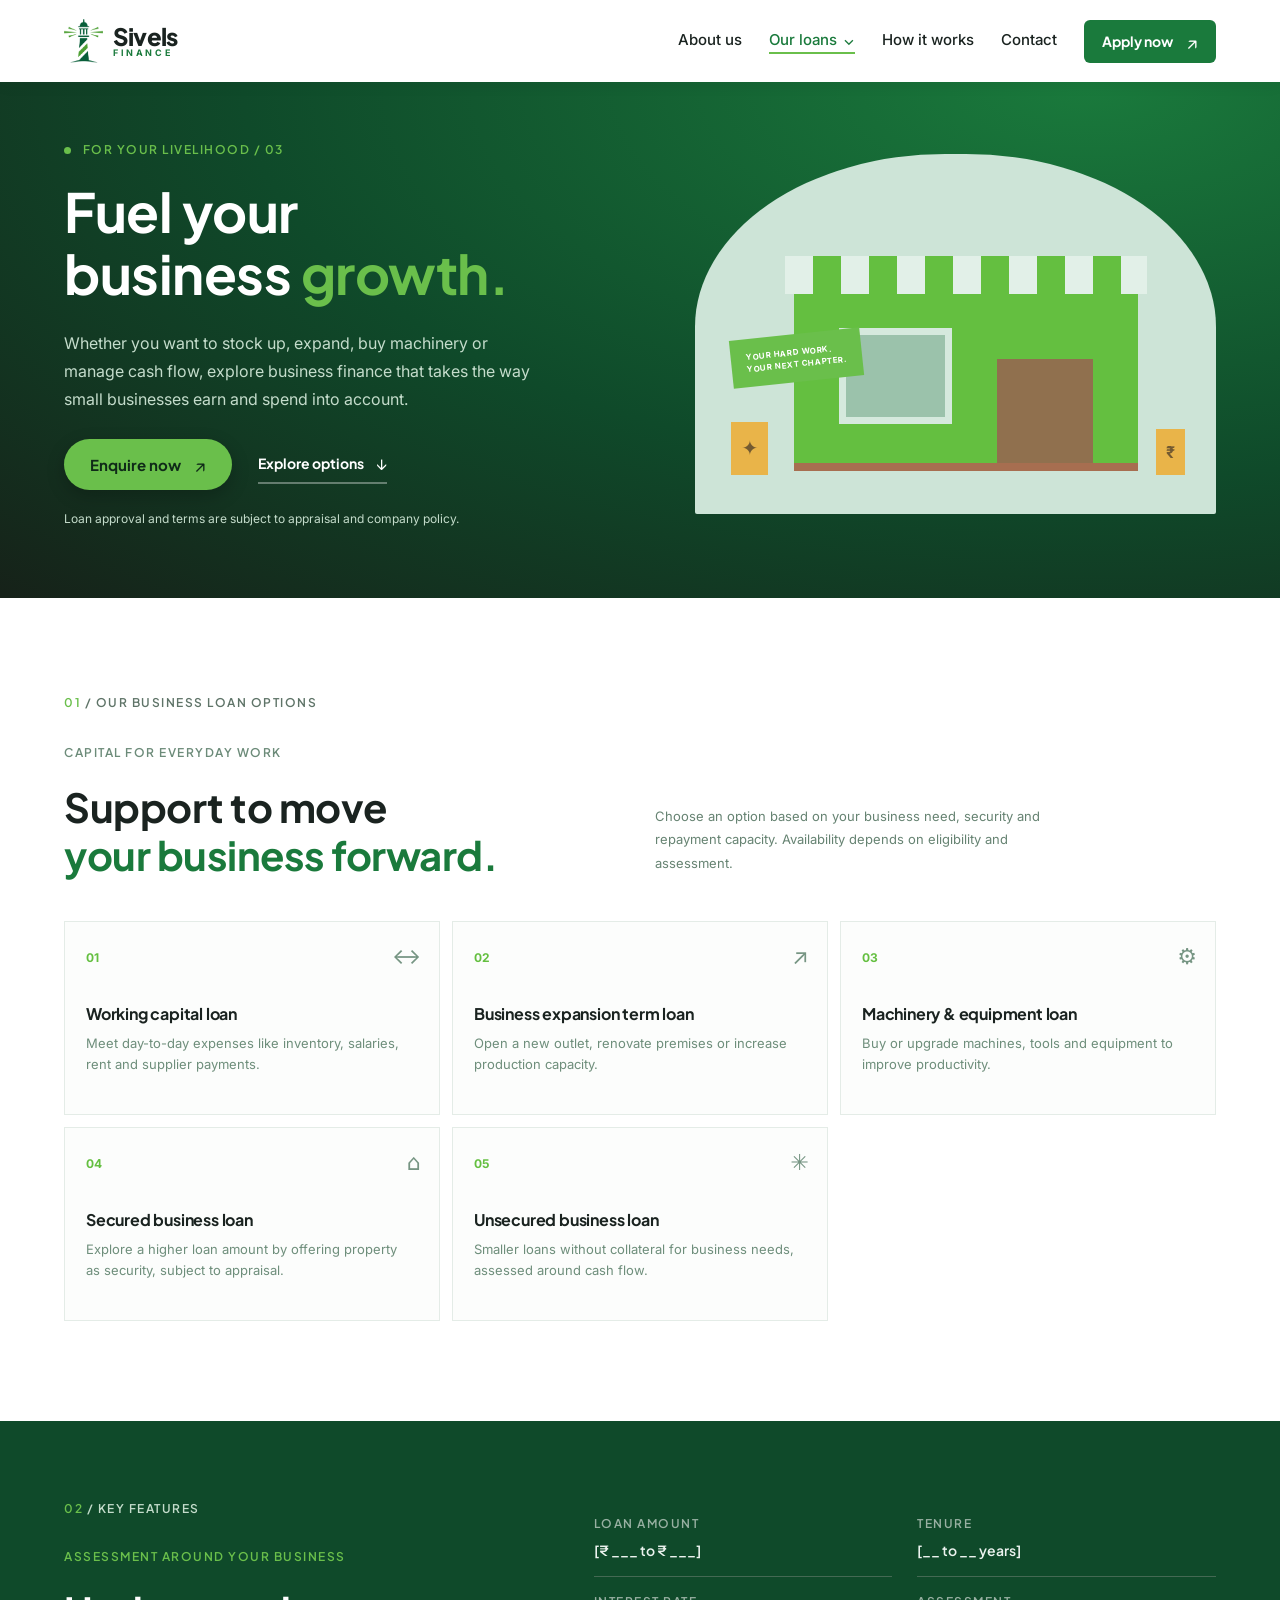
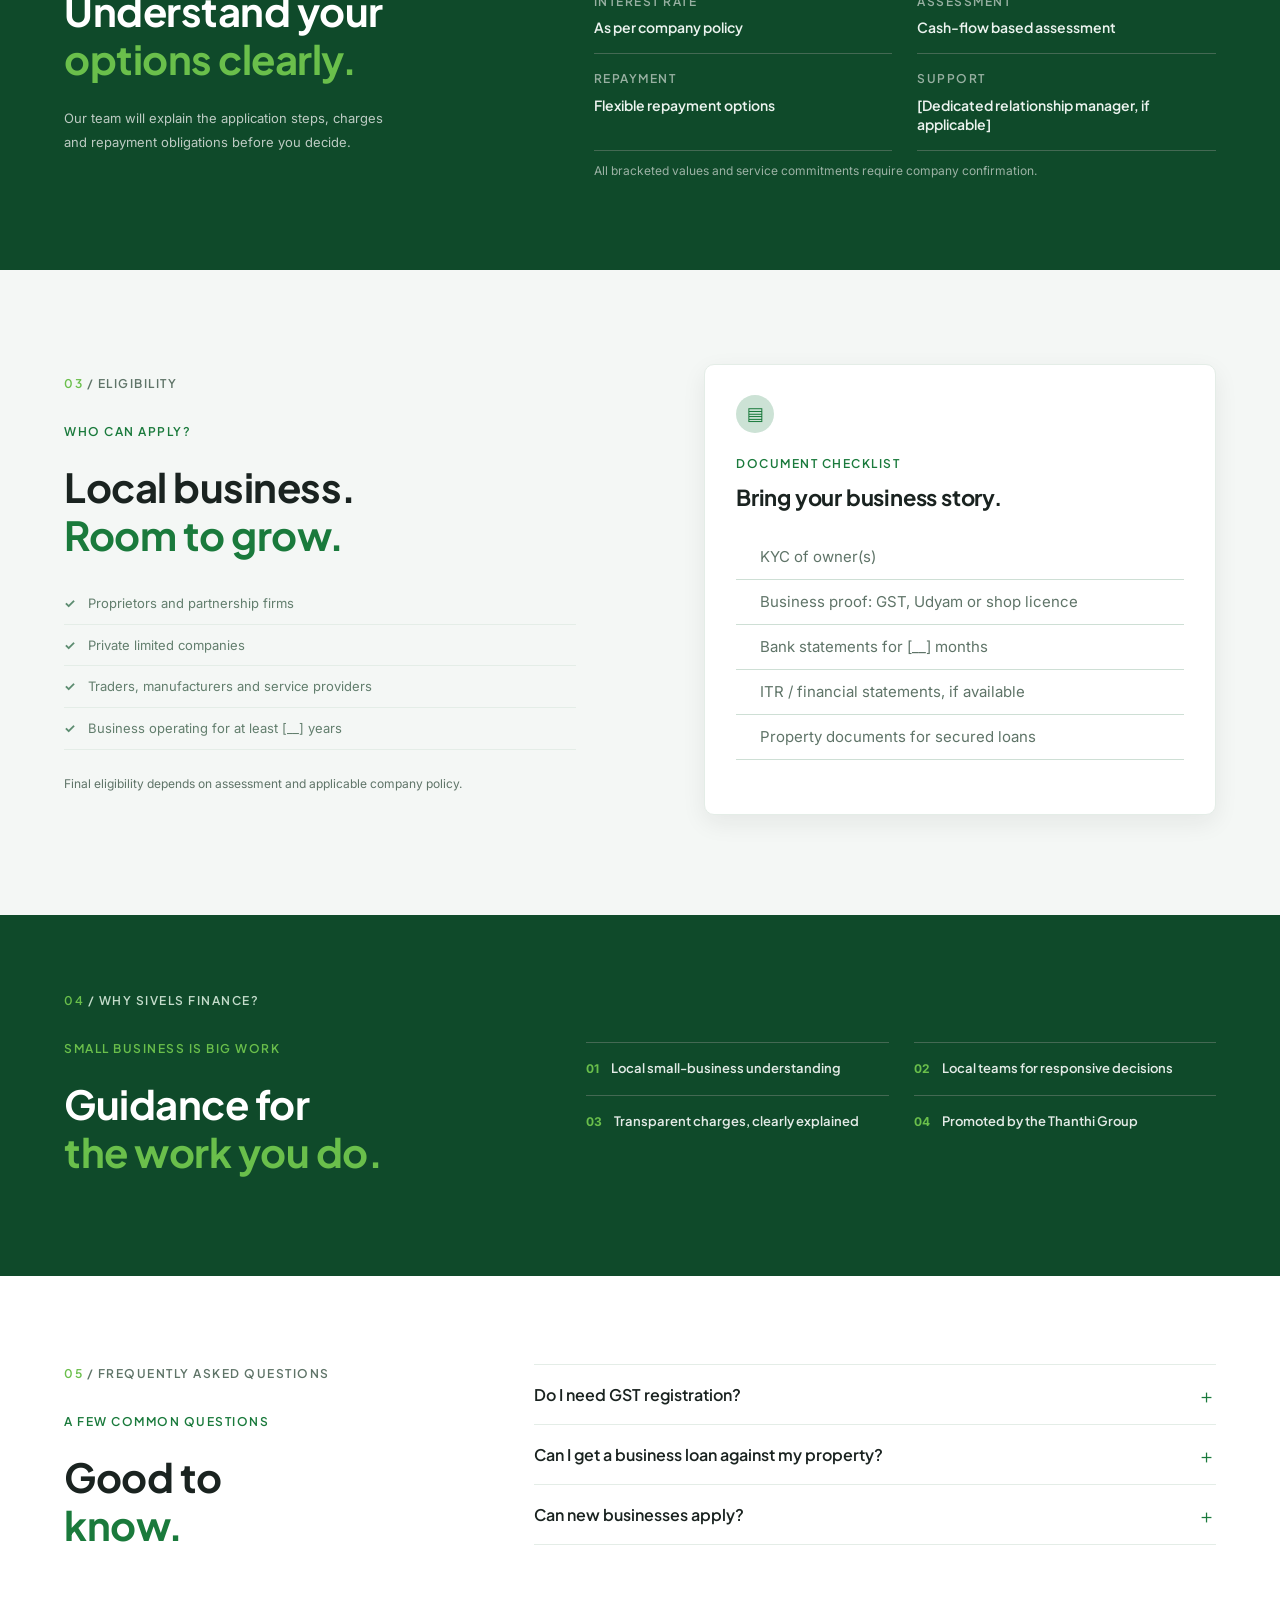
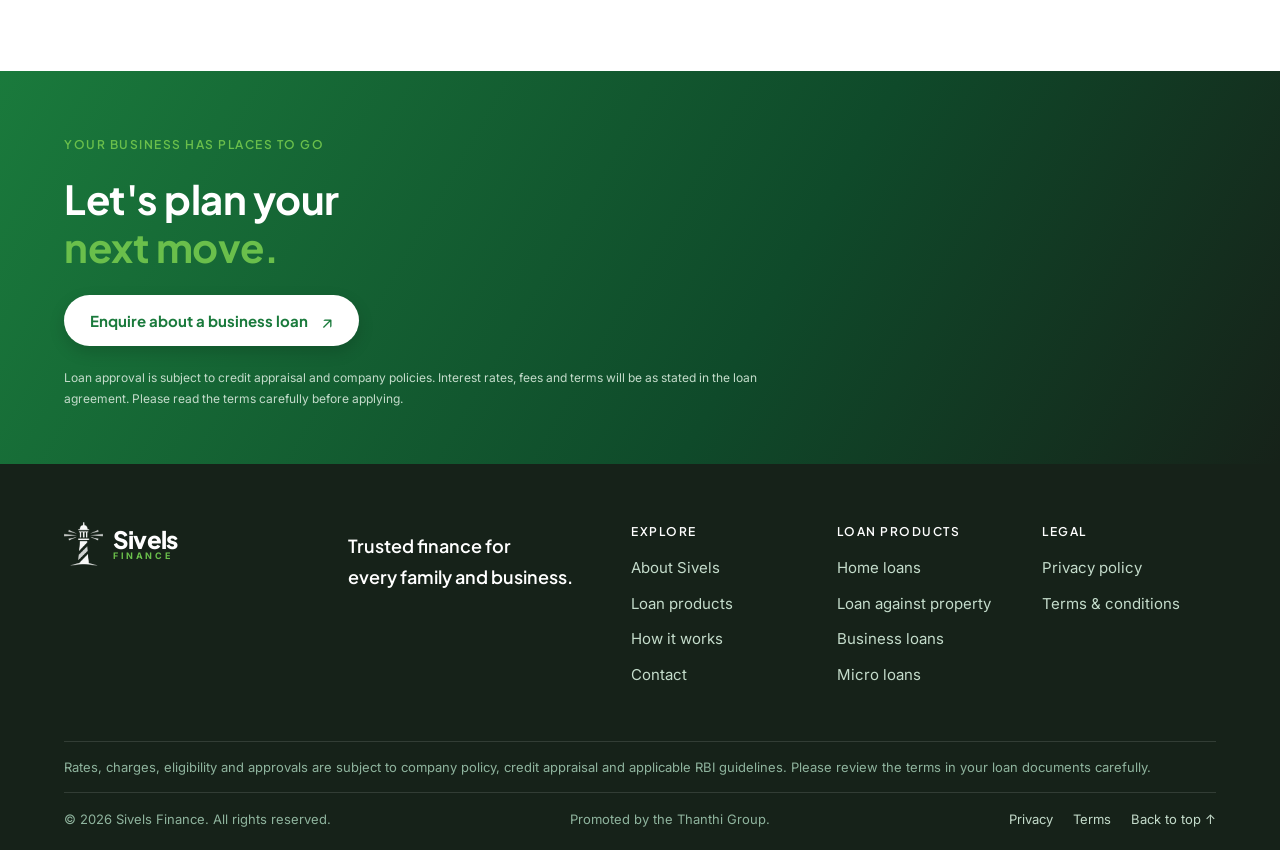
<file: business-loans.html>
<!doctype html><html lang="en"><head><meta charset="utf-8"><meta name="viewport" content="width=device-width, initial-scale=1"><meta name="theme-color" content="#1a7a3c"><meta name="description" content="Business loans from Sivels Finance for working capital, expansion, machinery and equipment."><title>Business Loans — Sivels Finance</title><link rel="preconnect" href="https://fonts.googleapis.com"><link rel="preconnect" href="https://fonts.gstatic.com" crossorigin><link href="https://fonts.googleapis.com/css2?family=Inter:wght@400;500;600;700&amp;family=Plus+Jakarta+Sans:wght@600;700;800&amp;display=swap" rel="stylesheet"><link rel="icon" type="image/png" href="assets/favicon.png"><link rel="stylesheet" href="styles.css?v=20261128"></head><body>
<header class="site-header"><a class="brand" href="index.html" aria-label="Sivels Finance home"><img class="brand-logo" src="assets/sivels-mark.png" alt="" width="34" height="38"><span>Sivels <small>FINANCE</small></span></a><button class="menu-toggle" aria-label="Open navigation" aria-expanded="false"><span></span><span></span></button><nav class="main-nav" aria-label="Main navigation"><a href="about.html">About us</a><div class="nav-dropdown"><a class="active" href="index.html#products">Our loans <span>⌄</span></a><div class="dropdown-menu"><a href="home-loans.html">Home loans</a><a href="loan-against-property.html">Loan against property</a><a href="business-loans.html">Business loans</a><a href="micro-loans.html">Unsecured micro loans</a></div></div><a href="index.html#process">How it works</a><a href="index.html#contact">Contact</a><a class="button button-small" href="index.html#contact">Apply now <span>↗</span></a></nav></header>
<main><section class="product-hero ph-business"><div class="section-wrap product-hero-grid"><div><p class="eyebrow"><span class="eyebrow-dot"></span> FOR YOUR LIVELIHOOD / 03</p><h1>Fuel your<br>business <em>growth.</em></h1><p>Whether you want to stock up, expand, buy machinery or manage cash flow, explore business finance that takes the way small businesses earn and spend into account.</p><div class="hero-actions"><a class="button" href="index.html#contact">Enquire now <span>↗</span></a><a class="text-link" href="#options">Explore options <span>↓</span></a></div><p class="product-hero-note">Loan approval and terms are subject to appraisal and company policy.</p></div><div class="product-hero-illustration business-hero-art"><div class="shop-sun">✳</div><div class="business-store"><div></div><i></i><b></b></div><div class="store-crate crate-one">✦</div><div class="store-crate crate-two">₹</div><span class="ph-label">YOUR HARD WORK.<br>YOUR NEXT CHAPTER.</span></div></div></section>
<section class="product-options section-wrap" id="options"><div class="section-label"><span>01</span> / OUR BUSINESS LOAN OPTIONS</div><div class="product-section-heading"><p class="eyebrow">CAPITAL FOR EVERYDAY WORK</p><h2>Support to move<br><em>your business forward.</em></h2><p>Choose an option based on your business need, security and repayment capacity. Availability depends on eligibility and assessment.</p></div><div class="option-grid business-options"><article><span>01</span><i>↔</i><h3>Working capital loan</h3><p>Meet day-to-day expenses like inventory, salaries, rent and supplier payments.</p></article><article><span>02</span><i>↗</i><h3>Business expansion term loan</h3><p>Open a new outlet, renovate premises or increase production capacity.</p></article><article><span>03</span><i>⚙</i><h3>Machinery &amp; equipment loan</h3><p>Buy or upgrade machines, tools and equipment to improve productivity.</p></article><article><span>04</span><i>⌂</i><h3>Secured business loan</h3><p>Explore a higher loan amount by offering property as security, subject to appraisal.</p></article><article><span>05</span><i>✳</i><h3>Unsecured business loan</h3><p>Smaller loans without collateral for business needs, assessed around cash flow.</p></article></div></section>
<section class="feature-band"><div class="section-wrap feature-band-grid"><div><div class="section-label light"><span>02</span> / KEY FEATURES</div><p class="eyebrow">ASSESSMENT AROUND YOUR BUSINESS</p><h2>Understand your<br><em>options clearly.</em></h2><p>Our team will explain the application steps, charges and repayment obligations before you decide.</p></div><div class="feature-facts"><div><small>LOAN AMOUNT</small><b>[₹ ___ to ₹ ___]</b></div><div><small>TENURE</small><b>[__ to __ years]</b></div><div><small>INTEREST RATE</small><b>As per company policy</b></div><div><small>ASSESSMENT</small><b>Cash-flow based assessment</b></div><div><small>REPAYMENT</small><b>Flexible repayment options</b></div><div><small>SUPPORT</small><b>[Dedicated relationship manager, if applicable]</b></div><p class="placeholder-note">All bracketed values and service commitments require company confirmation.</p></div></div></section>
<section class="eligibility-section section-wrap"><div class="eligibility-copy"><div class="section-label"><span>03</span> / ELIGIBILITY</div><p class="eyebrow">WHO CAN APPLY?</p><h2>Local business.<br><em>Room to grow.</em></h2><ul class="check-list"><li>Proprietors and partnership firms</li><li>Private limited companies</li><li>Traders, manufacturers and service providers</li><li>Business operating for at least [__] years</li></ul><p class="placeholder-note">Final eligibility depends on assessment and applicable company policy.</p></div><div class="document-card"><span class="doc-icon">▤</span><p class="eyebrow">DOCUMENT CHECKLIST</p><h3>Bring your business story.</h3><ul><li>KYC of owner(s)</li><li>Business proof: GST, Udyam or shop licence</li><li>Bank statements for [__] months</li><li>ITR / financial statements, if available</li><li>Property documents for secured loans</li></ul></div></section>
<section class="business-reasons"><div class="section-wrap"><div><div class="section-label light"><span>04</span> / WHY SIVELS FINANCE?</div><p class="eyebrow">SMALL BUSINESS IS BIG WORK</p><h2>Guidance for<br><em>the work you do.</em></h2></div><div class="reason-grid"><div><span>01</span><b>Local small-business understanding</b></div><div><span>02</span><b>Local teams for responsive decisions</b></div><div><span>03</span><b>Transparent charges, clearly explained</b></div><div><span>04</span><b>Promoted by the Thanthi Group</b></div></div></div></section>
<section class="faq-section section-wrap"><div><div class="section-label"><span>05</span> / FREQUENTLY ASKED QUESTIONS</div><p class="eyebrow">A FEW COMMON QUESTIONS</p><h2>Good to<br><em>know.</em></h2></div><div class="faq-list"><details><summary>Do I need GST registration?<span>＋</span></summary><p>[Confirm company policy.] Other business proof may be accepted, subject to assessment.</p></details><details><summary>Can I get a business loan against my property?<span>＋</span></summary><p>Yes, you may enquire about a secured business loan or a Loan Against Property. Terms are subject to appraisal.</p></details><details><summary>Can new businesses apply?<span>＋</span></summary><p>[Confirm the minimum business vintage requirement with the company.]</p></details></div></section>
<section class="product-cta"><div class="section-wrap"><p class="eyebrow">YOUR BUSINESS HAS PLACES TO GO</p><h2>Let's plan your<br><em>next move.</em></h2><a class="button button-light" href="index.html#contact">Enquire about a business loan <span>↗</span></a><p>Loan approval is subject to credit appraisal and company policies. Interest rates, fees and terms will be as stated in the loan agreement. Please read the terms carefully before applying.</p></div></section></main>
<footer class="site-footer"><div class="footer-main"><a class="brand brand-footer" href="index.html" aria-label="Sivels Finance home"><img class="brand-logo" src="assets/sivels-mark-white.png" alt="" width="34" height="38"><span>Sivels <small>FINANCE</small></span></a><p>Trusted finance for<br>every family and business.</p><div class="footer-links"><div><small>EXPLORE</small><a href="about.html">About Sivels</a><a href="index.html#products">Loan products</a><a href="index.html#process">How it works</a><a href="index.html#contact">Contact</a></div><div><small>LOAN PRODUCTS</small><a href="home-loans.html">Home loans</a><a href="loan-against-property.html">Loan against property</a><a href="business-loans.html">Business loans</a><a href="micro-loans.html">Micro loans</a></div><div><small>LEGAL</small><a href="privacy.html">Privacy policy</a><a href="terms.html">Terms &amp; conditions</a></div></div></div><div class="footer-disclaimer">Rates, charges, eligibility and approvals are subject to company policy, credit appraisal and applicable RBI guidelines. Please review the terms in your loan documents carefully.</div><div class="footer-bottom"><span>© <span id="year"></span> Sivels Finance. All rights reserved.</span><span>Promoted by the Thanthi Group.</span><span class="footer-legal"><a href="privacy.html">Privacy</a><a href="terms.html">Terms</a><a href="#">Back to top ↑</a></span></div></footer><script src="script.js?v=20261128b"></script></body></html>
</file>
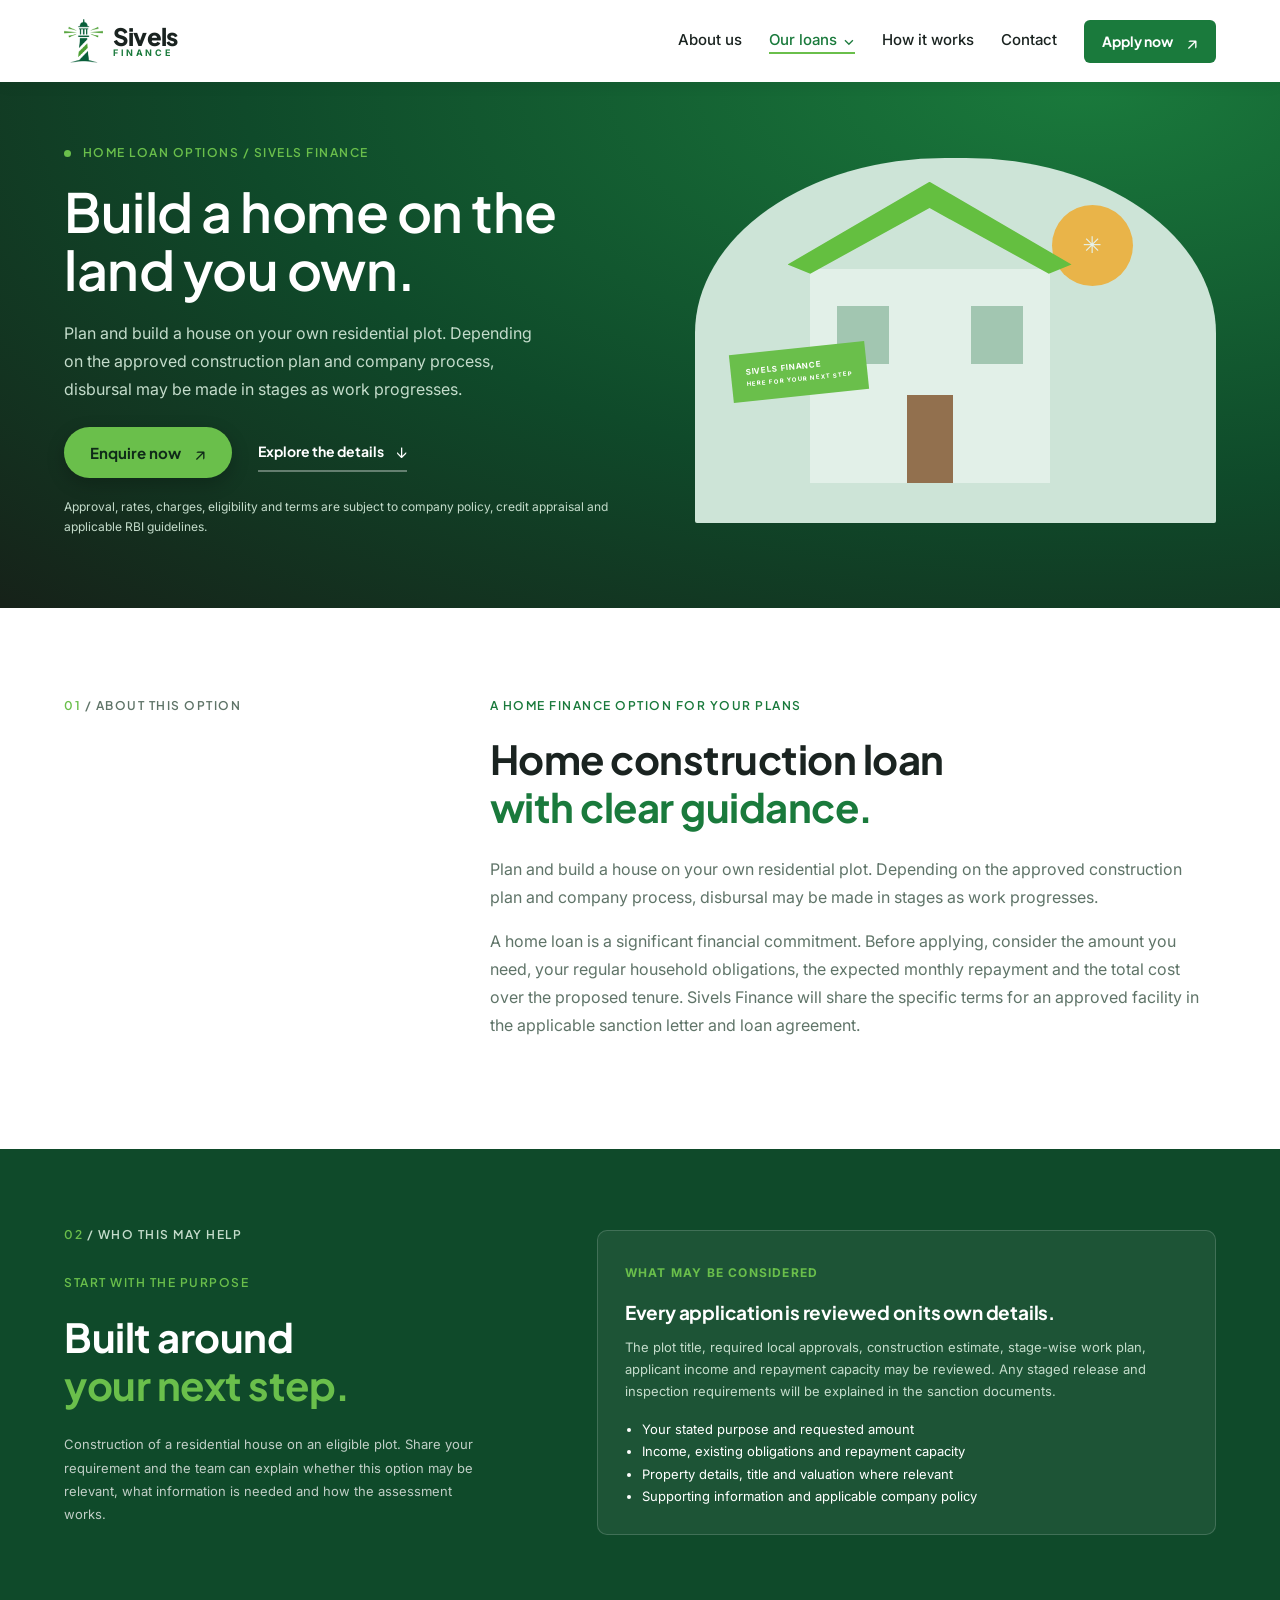
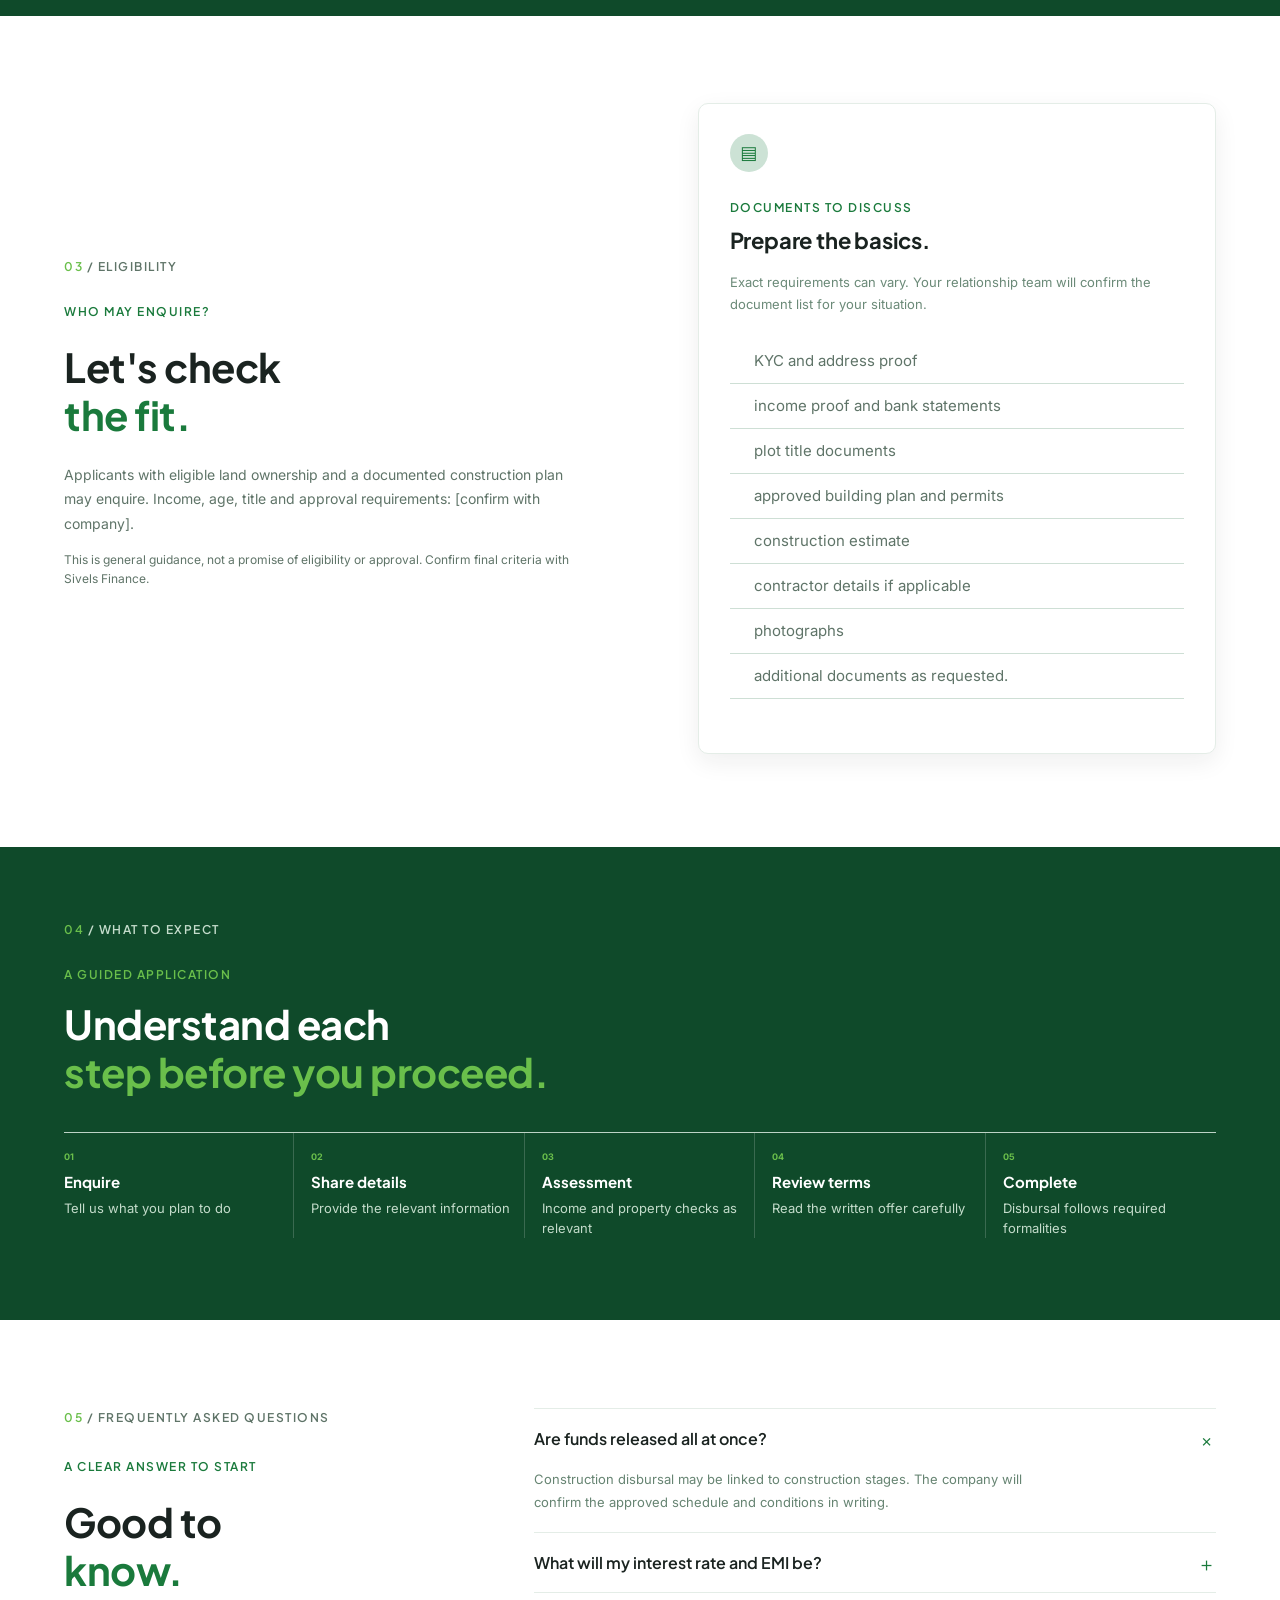
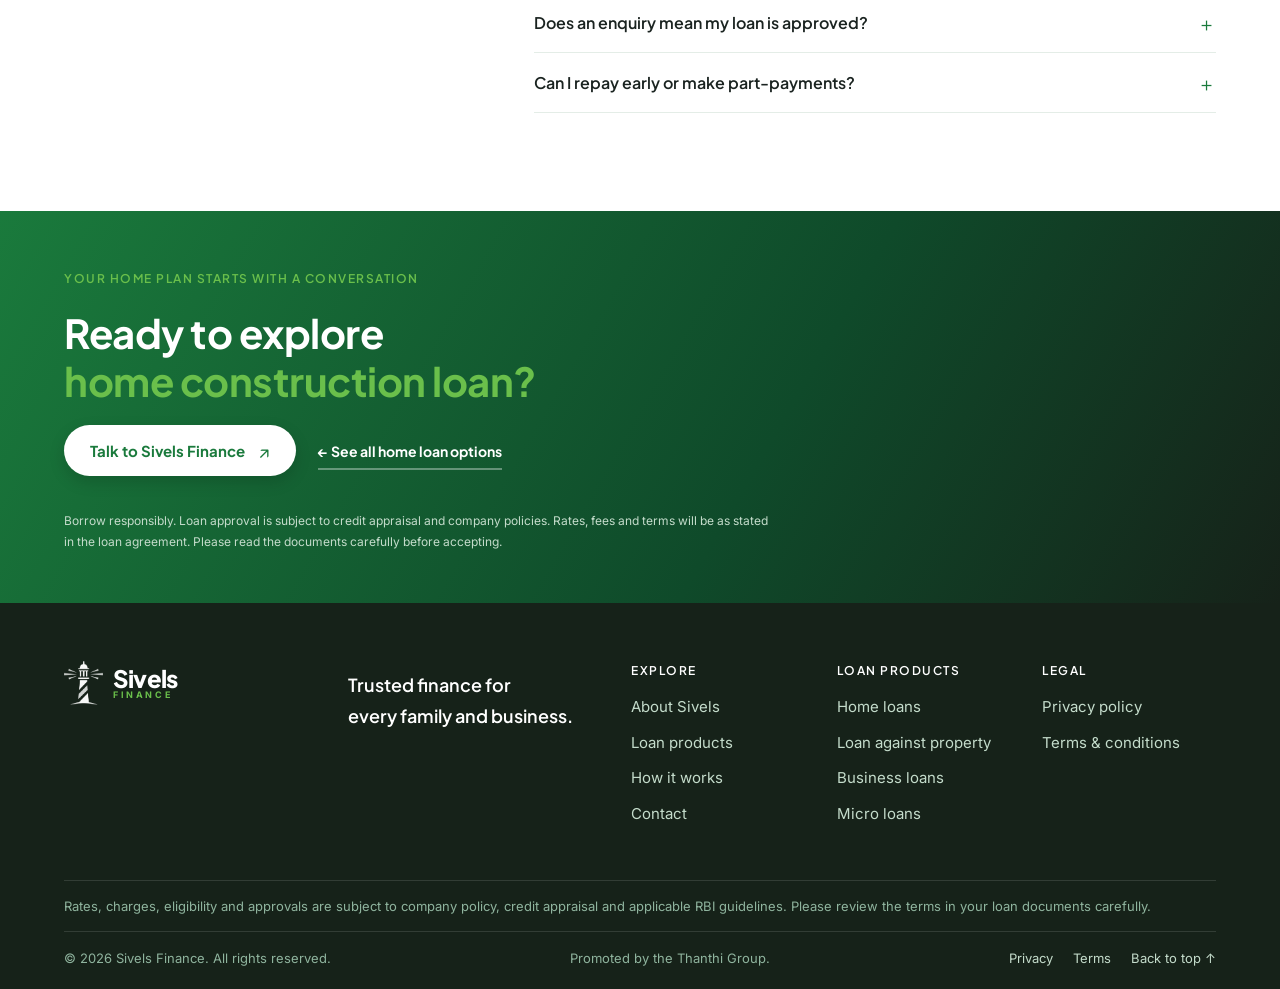
<file: home-construction-loan.html>
<!doctype html><html lang="en"><head><meta charset="utf-8"><meta name="viewport" content="width=device-width, initial-scale=1"><meta name="theme-color" content="#1a7a3c"><link rel="preconnect" href="https://fonts.googleapis.com"><link rel="preconnect" href="https://fonts.gstatic.com" crossorigin><link href="https://fonts.googleapis.com/css2?family=Inter:wght@400;500;600;700&amp;family=Plus+Jakarta+Sans:wght@600;700;800&amp;display=swap" rel="stylesheet"><link rel="icon" type="image/png" href="assets/favicon.png"><link rel="stylesheet" href="styles.css?v=20261128"><title>Home construction loan — Sivels Finance</title><meta name="description" content="Learn about Sivels Finance home construction loan option, eligibility, process and documentation."></head><body><header class="site-header"><a class="brand" href="index.html" aria-label="Sivels Finance home"><img class="brand-logo" src="assets/sivels-mark.png" alt="" width="34" height="38"><span>Sivels <small>FINANCE</small></span></a><button class="menu-toggle" aria-label="Open navigation" aria-expanded="false"><span></span><span></span></button><nav class="main-nav" aria-label="Main navigation"><a href="about.html">About us</a><div class="nav-dropdown"><a class="active" href="index.html#products">Our loans <span>⌄</span></a><div class="dropdown-menu"><a href="home-loans.html">Home loans</a><a href="loan-against-property.html">Loan against property</a><a href="business-loans.html">Business loans</a><a href="micro-loans.html">Unsecured micro loans</a></div></div><a href="index.html#process">How it works</a><a href="index.html#contact">Contact</a><a class="button button-small" href="index.html#contact">Apply now <span>↗</span></a></nav></header><main><section class="variant-hero"><div class="section-wrap variant-hero-grid"><div><p class="eyebrow"><span class="eyebrow-dot"></span> HOME LOAN OPTIONS / SIVELS FINANCE</p><h1>Build a home on the land you own.</h1><p>Plan and build a house on your own residential plot. Depending on the approved construction plan and company process, disbursal may be made in stages as work progresses.</p><div class="hero-actions"><a class="button" href="index.html#contact">Enquire now <span>↗</span></a><a class="text-link" href="#details">Explore the details <span>↓</span></a></div><p class="product-hero-note">Approval, rates, charges, eligibility and terms are subject to company policy, credit appraisal and applicable RBI guidelines.</p></div><div class="variant-illustration"><div class="variant-sun">✳</div><div class="variant-home"><i></i><b></b><span></span></div><div class="variant-label">SIVELS FINANCE<br><small>HERE FOR YOUR NEXT STEP</small></div></div></div></section><section class="variant-intro section-wrap" id="details"><div class="section-label"><span>01</span> / ABOUT THIS OPTION</div><div><p class="eyebrow">A HOME FINANCE OPTION FOR YOUR PLANS</p><h2>Home construction loan<br><em>with clear guidance.</em></h2><p class="body-copy">Plan and build a house on your own residential plot. Depending on the approved construction plan and company process, disbursal may be made in stages as work progresses.</p><p class="body-copy">A home loan is a significant financial commitment. Before applying, consider the amount you need, your regular household obligations, the expected monthly repayment and the total cost over the proposed tenure. Sivels Finance will share the specific terms for an approved facility in the applicable sanction letter and loan agreement.</p></div></section><section class="variant-detail"><div class="section-wrap variant-detail-grid"><div><div class="section-label light"><span>02</span> / WHO THIS MAY HELP</div><p class="eyebrow">START WITH THE PURPOSE</p><h2>Built around<br><em>your next step.</em></h2><p>Construction of a residential house on an eligible plot. Share your requirement and the team can explain whether this option may be relevant, what information is needed and how the assessment works.</p></div><div class="variant-detail-card"><span>WHAT MAY BE CONSIDERED</span><h3>Every application is reviewed on its own details.</h3><p>The plot title, required local approvals, construction estimate, stage-wise work plan, applicant income and repayment capacity may be reviewed. Any staged release and inspection requirements will be explained in the sanction documents.</p><ul><li>Your stated purpose and requested amount</li><li>Income, existing obligations and repayment capacity</li><li>Property details, title and valuation where relevant</li><li>Supporting information and applicable company policy</li></ul></div></div></section><section class="variant-eligibility section-wrap"><div><div class="section-label"><span>03</span> / ELIGIBILITY</div><p class="eyebrow">WHO MAY ENQUIRE?</p><h2>Let's check<br><em>the fit.</em></h2><p class="body-copy">Applicants with eligible land ownership and a documented construction plan may enquire. Income, age, title and approval requirements: [confirm with company].</p><p class="placeholder-note">This is general guidance, not a promise of eligibility or approval. Confirm final criteria with Sivels Finance.</p></div><div class="document-card"><span class="doc-icon">▤</span><p class="eyebrow">DOCUMENTS TO DISCUSS</p><h3>Prepare the basics.</h3><p class="doc-intro">Exact requirements can vary. Your relationship team will confirm the document list for your situation.</p><ul><li>KYC and address proof</li><li>income proof and bank statements</li><li>plot title documents</li><li>approved building plan and permits</li><li>construction estimate</li><li>contractor details if applicable</li><li>photographs</li><li>additional documents as requested.</li></ul></div></section><section class="variant-process"><div class="section-wrap"><div class="section-label light"><span>04</span> / WHAT TO EXPECT</div><p class="eyebrow">A GUIDED APPLICATION</p><h2>Understand each<br><em>step before you proceed.</em></h2><div class="mini-steps"><div><span>01</span><b>Enquire</b><small>Tell us what you plan to do</small></div><div><span>02</span><b>Share details</b><small>Provide the relevant information</small></div><div><span>03</span><b>Assessment</b><small>Income and property checks as relevant</small></div><div><span>04</span><b>Review terms</b><small>Read the written offer carefully</small></div><div><span>05</span><b>Complete</b><small>Disbursal follows required formalities</small></div></div></div></section><section class="faq-section section-wrap"><div><div class="section-label"><span>05</span> / FREQUENTLY ASKED QUESTIONS</div><p class="eyebrow">A CLEAR ANSWER TO START</p><h2>Good to<br><em>know.</em></h2></div><div class="faq-list"><details open><summary>Are funds released all at once?<span>＋</span></summary><p>Construction disbursal may be linked to construction stages. The company will confirm the approved schedule and conditions in writing.</p></details><details><summary>What will my interest rate and EMI be?<span>＋</span></summary><p>Rates, charges, amount and repayment schedule depend on company policy and assessment. Review the annualized rate, total charges and repayment schedule in the written offer and loan agreement before accepting.</p></details><details><summary>Does an enquiry mean my loan is approved?<span>＋</span></summary><p>No. Enquiry is an initial conversation only. Any application is subject to eligibility, verification, credit appraisal and formal approval by Sivels Finance.</p></details><details><summary>Can I repay early or make part-payments?<span>＋</span></summary><p>[Please confirm the applicable part-payment and foreclosure policy with Sivels Finance.] The specific terms will be set out in your loan documents.</p></details></div></section><section class="variant-cta"><div class="section-wrap"><p class="eyebrow">YOUR HOME PLAN STARTS WITH A CONVERSATION</p><h2>Ready to explore<br><em>home construction loan?</em></h2><a class="button button-light" href="index.html#contact">Talk to Sivels Finance <span>↗</span></a><a class="text-link variant-back" href="home-loans.html">← See all home loan options</a><p>Borrow responsibly. Loan approval is subject to credit appraisal and company policies. Rates, fees and terms will be as stated in the loan agreement. Please read the documents carefully before accepting.</p></div></section></main><footer class="site-footer"><div class="footer-main"><a class="brand brand-footer" href="index.html" aria-label="Sivels Finance home"><img class="brand-logo" src="assets/sivels-mark-white.png" alt="" width="34" height="38"><span>Sivels <small>FINANCE</small></span></a><p>Trusted finance for<br>every family and business.</p><div class="footer-links"><div><small>EXPLORE</small><a href="about.html">About Sivels</a><a href="index.html#products">Loan products</a><a href="index.html#process">How it works</a><a href="index.html#contact">Contact</a></div><div><small>LOAN PRODUCTS</small><a href="home-loans.html">Home loans</a><a href="loan-against-property.html">Loan against property</a><a href="business-loans.html">Business loans</a><a href="micro-loans.html">Micro loans</a></div><div><small>LEGAL</small><a href="privacy.html">Privacy policy</a><a href="terms.html">Terms &amp; conditions</a></div></div></div><div class="footer-disclaimer">Rates, charges, eligibility and approvals are subject to company policy, credit appraisal and applicable RBI guidelines. Please review the terms in your loan documents carefully.</div><div class="footer-bottom"><span>© <span id="year"></span> Sivels Finance. All rights reserved.</span><span>Promoted by the Thanthi Group.</span><span class="footer-legal"><a href="privacy.html">Privacy</a><a href="terms.html">Terms</a><a href="#">Back to top ↑</a></span></div></footer><script src="script.js?v=20261128b"></script></body></html>
</file>
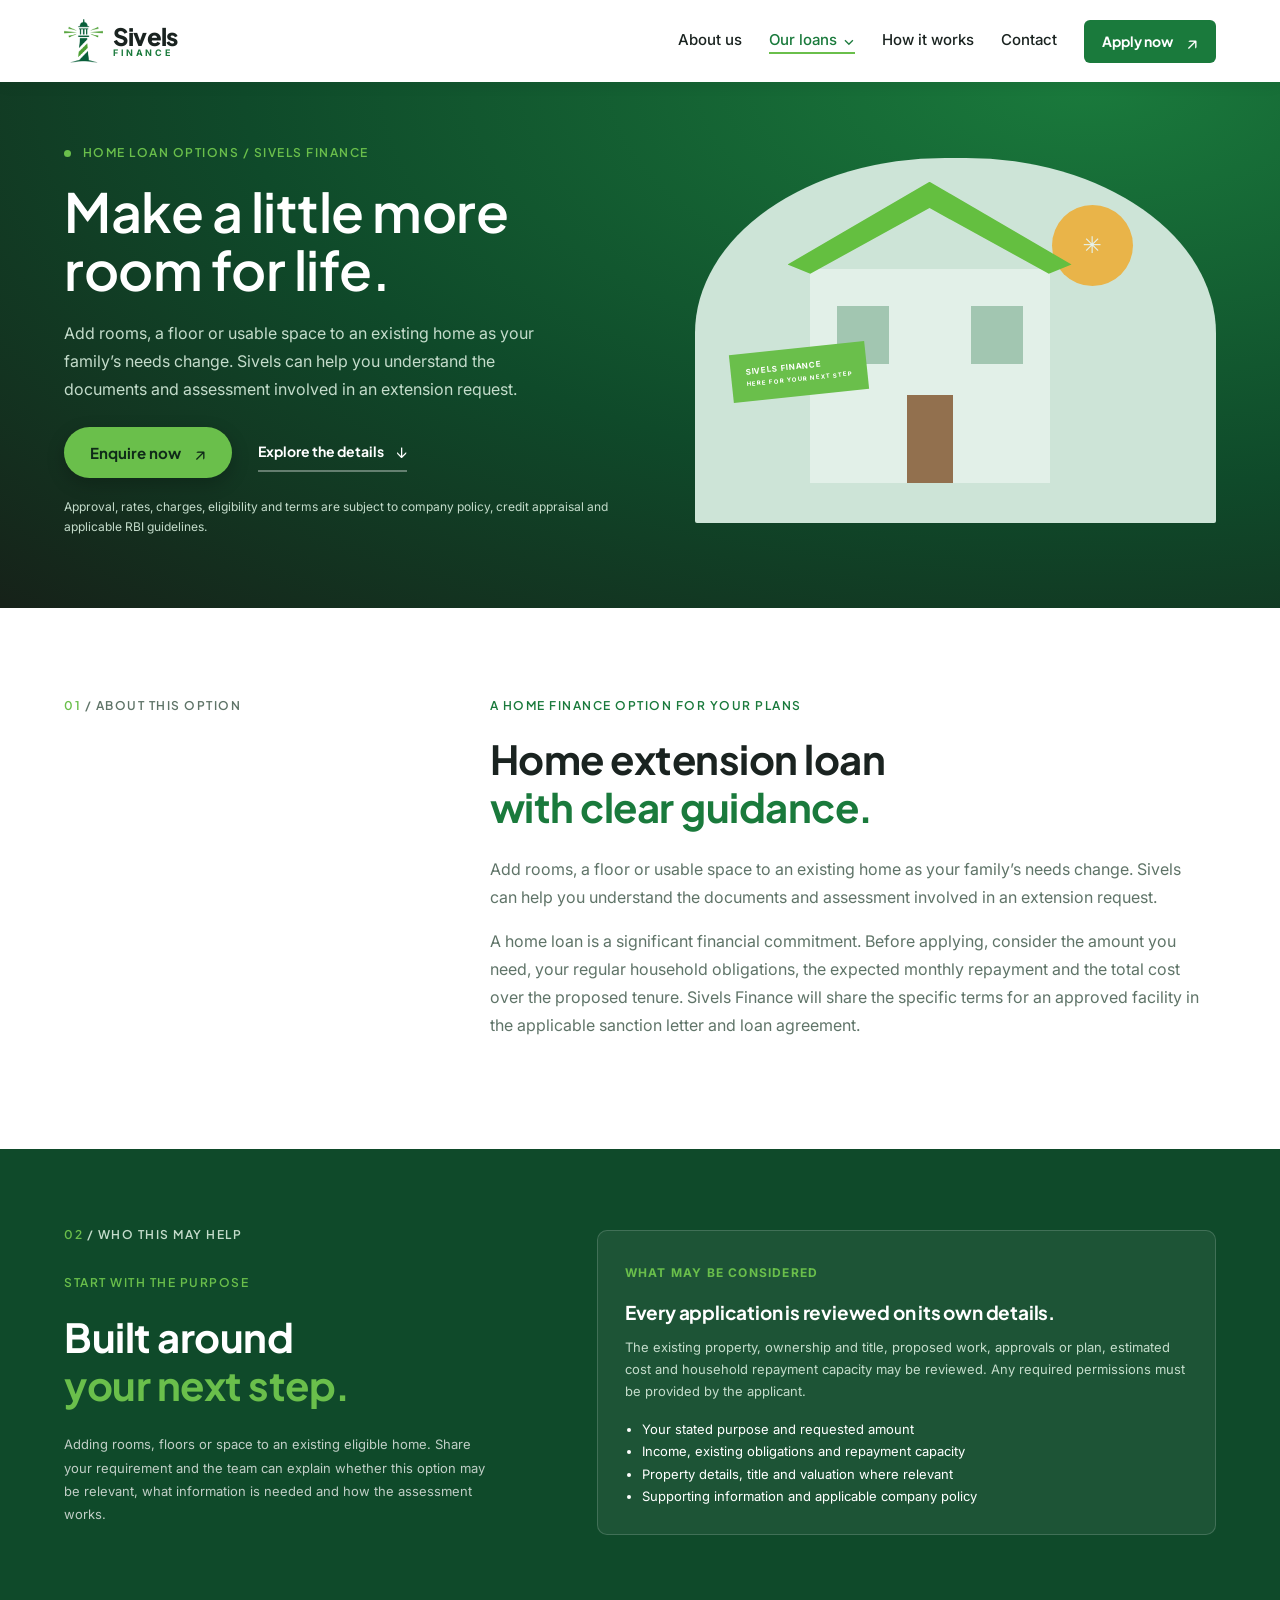
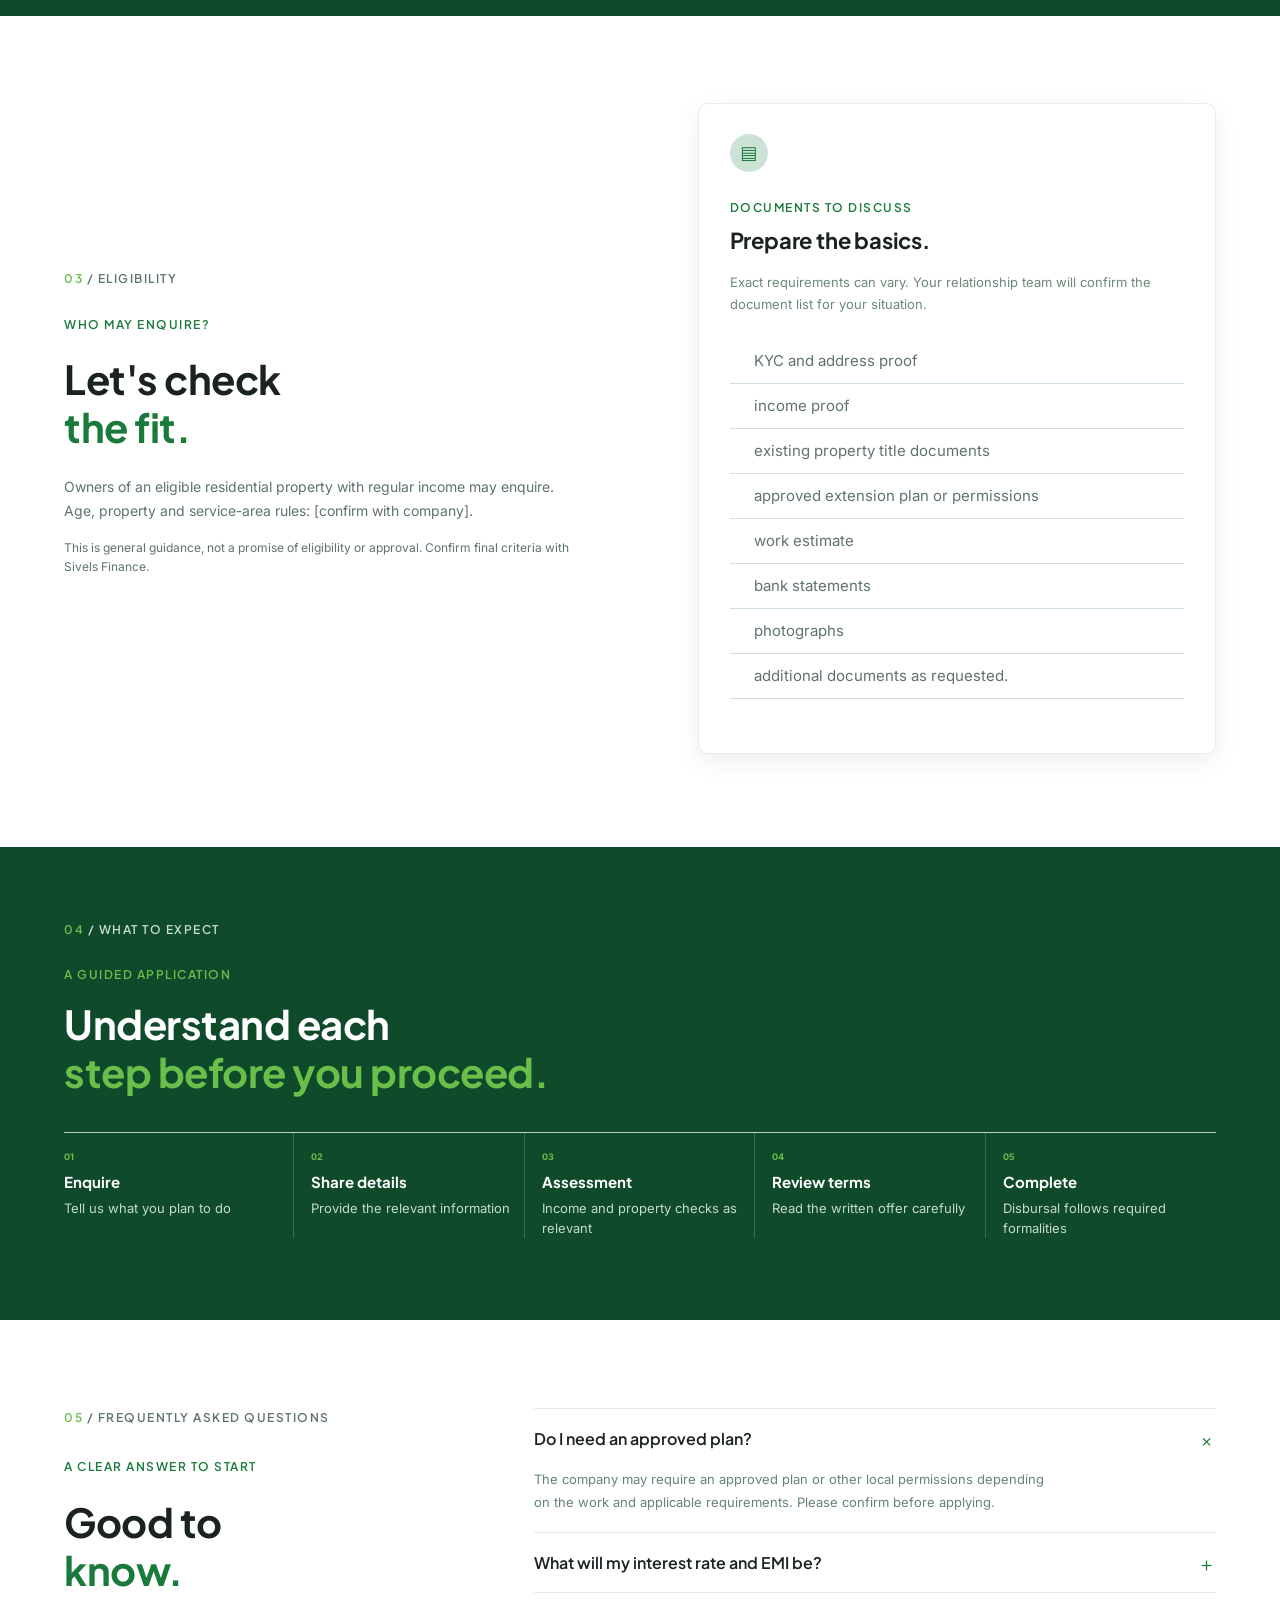
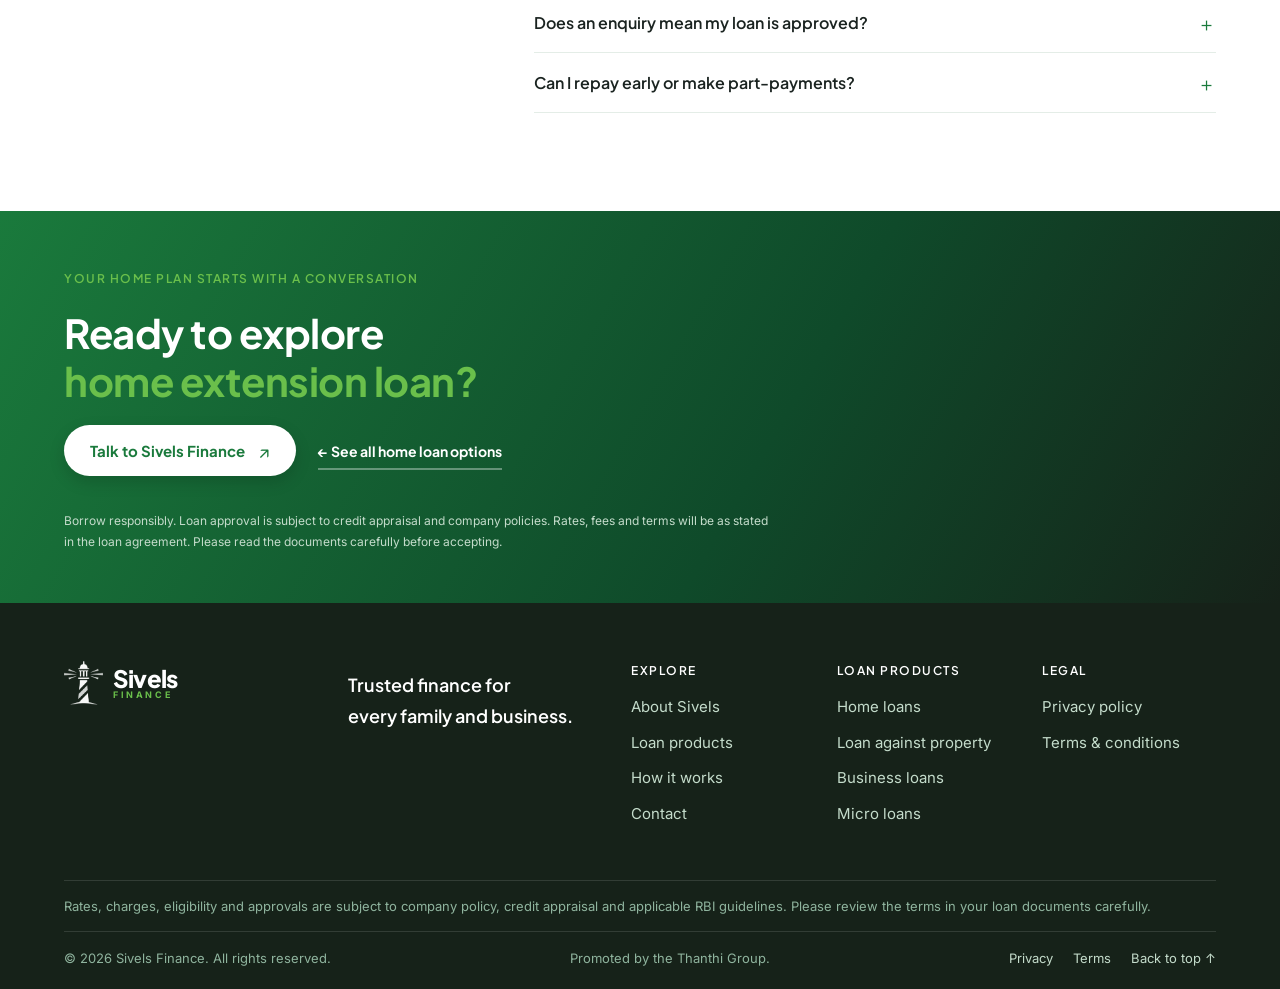
<file: home-extension-loan.html>
<!doctype html><html lang="en"><head><meta charset="utf-8"><meta name="viewport" content="width=device-width, initial-scale=1"><meta name="theme-color" content="#1a7a3c"><link rel="preconnect" href="https://fonts.googleapis.com"><link rel="preconnect" href="https://fonts.gstatic.com" crossorigin><link href="https://fonts.googleapis.com/css2?family=Inter:wght@400;500;600;700&amp;family=Plus+Jakarta+Sans:wght@600;700;800&amp;display=swap" rel="stylesheet"><link rel="icon" type="image/png" href="assets/favicon.png"><link rel="stylesheet" href="styles.css?v=20261128"><title>Home extension loan — Sivels Finance</title><meta name="description" content="Learn about Sivels Finance home extension loan option, eligibility, process and documentation."></head><body><header class="site-header"><a class="brand" href="index.html" aria-label="Sivels Finance home"><img class="brand-logo" src="assets/sivels-mark.png" alt="" width="34" height="38"><span>Sivels <small>FINANCE</small></span></a><button class="menu-toggle" aria-label="Open navigation" aria-expanded="false"><span></span><span></span></button><nav class="main-nav" aria-label="Main navigation"><a href="about.html">About us</a><div class="nav-dropdown"><a class="active" href="index.html#products">Our loans <span>⌄</span></a><div class="dropdown-menu"><a href="home-loans.html">Home loans</a><a href="loan-against-property.html">Loan against property</a><a href="business-loans.html">Business loans</a><a href="micro-loans.html">Unsecured micro loans</a></div></div><a href="index.html#process">How it works</a><a href="index.html#contact">Contact</a><a class="button button-small" href="index.html#contact">Apply now <span>↗</span></a></nav></header><main><section class="variant-hero"><div class="section-wrap variant-hero-grid"><div><p class="eyebrow"><span class="eyebrow-dot"></span> HOME LOAN OPTIONS / SIVELS FINANCE</p><h1>Make a little more room for life.</h1><p>Add rooms, a floor or usable space to an existing home as your family’s needs change. Sivels can help you understand the documents and assessment involved in an extension request.</p><div class="hero-actions"><a class="button" href="index.html#contact">Enquire now <span>↗</span></a><a class="text-link" href="#details">Explore the details <span>↓</span></a></div><p class="product-hero-note">Approval, rates, charges, eligibility and terms are subject to company policy, credit appraisal and applicable RBI guidelines.</p></div><div class="variant-illustration"><div class="variant-sun">✳</div><div class="variant-home"><i></i><b></b><span></span></div><div class="variant-label">SIVELS FINANCE<br><small>HERE FOR YOUR NEXT STEP</small></div></div></div></section><section class="variant-intro section-wrap" id="details"><div class="section-label"><span>01</span> / ABOUT THIS OPTION</div><div><p class="eyebrow">A HOME FINANCE OPTION FOR YOUR PLANS</p><h2>Home extension loan<br><em>with clear guidance.</em></h2><p class="body-copy">Add rooms, a floor or usable space to an existing home as your family’s needs change. Sivels can help you understand the documents and assessment involved in an extension request.</p><p class="body-copy">A home loan is a significant financial commitment. Before applying, consider the amount you need, your regular household obligations, the expected monthly repayment and the total cost over the proposed tenure. Sivels Finance will share the specific terms for an approved facility in the applicable sanction letter and loan agreement.</p></div></section><section class="variant-detail"><div class="section-wrap variant-detail-grid"><div><div class="section-label light"><span>02</span> / WHO THIS MAY HELP</div><p class="eyebrow">START WITH THE PURPOSE</p><h2>Built around<br><em>your next step.</em></h2><p>Adding rooms, floors or space to an existing eligible home. Share your requirement and the team can explain whether this option may be relevant, what information is needed and how the assessment works.</p></div><div class="variant-detail-card"><span>WHAT MAY BE CONSIDERED</span><h3>Every application is reviewed on its own details.</h3><p>The existing property, ownership and title, proposed work, approvals or plan, estimated cost and household repayment capacity may be reviewed. Any required permissions must be provided by the applicant.</p><ul><li>Your stated purpose and requested amount</li><li>Income, existing obligations and repayment capacity</li><li>Property details, title and valuation where relevant</li><li>Supporting information and applicable company policy</li></ul></div></div></section><section class="variant-eligibility section-wrap"><div><div class="section-label"><span>03</span> / ELIGIBILITY</div><p class="eyebrow">WHO MAY ENQUIRE?</p><h2>Let's check<br><em>the fit.</em></h2><p class="body-copy">Owners of an eligible residential property with regular income may enquire. Age, property and service-area rules: [confirm with company].</p><p class="placeholder-note">This is general guidance, not a promise of eligibility or approval. Confirm final criteria with Sivels Finance.</p></div><div class="document-card"><span class="doc-icon">▤</span><p class="eyebrow">DOCUMENTS TO DISCUSS</p><h3>Prepare the basics.</h3><p class="doc-intro">Exact requirements can vary. Your relationship team will confirm the document list for your situation.</p><ul><li>KYC and address proof</li><li>income proof</li><li>existing property title documents</li><li>approved extension plan or permissions</li><li>work estimate</li><li>bank statements</li><li>photographs</li><li>additional documents as requested.</li></ul></div></section><section class="variant-process"><div class="section-wrap"><div class="section-label light"><span>04</span> / WHAT TO EXPECT</div><p class="eyebrow">A GUIDED APPLICATION</p><h2>Understand each<br><em>step before you proceed.</em></h2><div class="mini-steps"><div><span>01</span><b>Enquire</b><small>Tell us what you plan to do</small></div><div><span>02</span><b>Share details</b><small>Provide the relevant information</small></div><div><span>03</span><b>Assessment</b><small>Income and property checks as relevant</small></div><div><span>04</span><b>Review terms</b><small>Read the written offer carefully</small></div><div><span>05</span><b>Complete</b><small>Disbursal follows required formalities</small></div></div></div></section><section class="faq-section section-wrap"><div><div class="section-label"><span>05</span> / FREQUENTLY ASKED QUESTIONS</div><p class="eyebrow">A CLEAR ANSWER TO START</p><h2>Good to<br><em>know.</em></h2></div><div class="faq-list"><details open><summary>Do I need an approved plan?<span>＋</span></summary><p>The company may require an approved plan or other local permissions depending on the work and applicable requirements. Please confirm before applying.</p></details><details><summary>What will my interest rate and EMI be?<span>＋</span></summary><p>Rates, charges, amount and repayment schedule depend on company policy and assessment. Review the annualized rate, total charges and repayment schedule in the written offer and loan agreement before accepting.</p></details><details><summary>Does an enquiry mean my loan is approved?<span>＋</span></summary><p>No. Enquiry is an initial conversation only. Any application is subject to eligibility, verification, credit appraisal and formal approval by Sivels Finance.</p></details><details><summary>Can I repay early or make part-payments?<span>＋</span></summary><p>[Please confirm the applicable part-payment and foreclosure policy with Sivels Finance.] The specific terms will be set out in your loan documents.</p></details></div></section><section class="variant-cta"><div class="section-wrap"><p class="eyebrow">YOUR HOME PLAN STARTS WITH A CONVERSATION</p><h2>Ready to explore<br><em>home extension loan?</em></h2><a class="button button-light" href="index.html#contact">Talk to Sivels Finance <span>↗</span></a><a class="text-link variant-back" href="home-loans.html">← See all home loan options</a><p>Borrow responsibly. Loan approval is subject to credit appraisal and company policies. Rates, fees and terms will be as stated in the loan agreement. Please read the documents carefully before accepting.</p></div></section></main><footer class="site-footer"><div class="footer-main"><a class="brand brand-footer" href="index.html" aria-label="Sivels Finance home"><img class="brand-logo" src="assets/sivels-mark-white.png" alt="" width="34" height="38"><span>Sivels <small>FINANCE</small></span></a><p>Trusted finance for<br>every family and business.</p><div class="footer-links"><div><small>EXPLORE</small><a href="about.html">About Sivels</a><a href="index.html#products">Loan products</a><a href="index.html#process">How it works</a><a href="index.html#contact">Contact</a></div><div><small>LOAN PRODUCTS</small><a href="home-loans.html">Home loans</a><a href="loan-against-property.html">Loan against property</a><a href="business-loans.html">Business loans</a><a href="micro-loans.html">Micro loans</a></div><div><small>LEGAL</small><a href="privacy.html">Privacy policy</a><a href="terms.html">Terms &amp; conditions</a></div></div></div><div class="footer-disclaimer">Rates, charges, eligibility and approvals are subject to company policy, credit appraisal and applicable RBI guidelines. Please review the terms in your loan documents carefully.</div><div class="footer-bottom"><span>© <span id="year"></span> Sivels Finance. All rights reserved.</span><span>Promoted by the Thanthi Group.</span><span class="footer-legal"><a href="privacy.html">Privacy</a><a href="terms.html">Terms</a><a href="#">Back to top ↑</a></span></div></footer><script src="script.js?v=20261128b"></script></body></html>
</file>
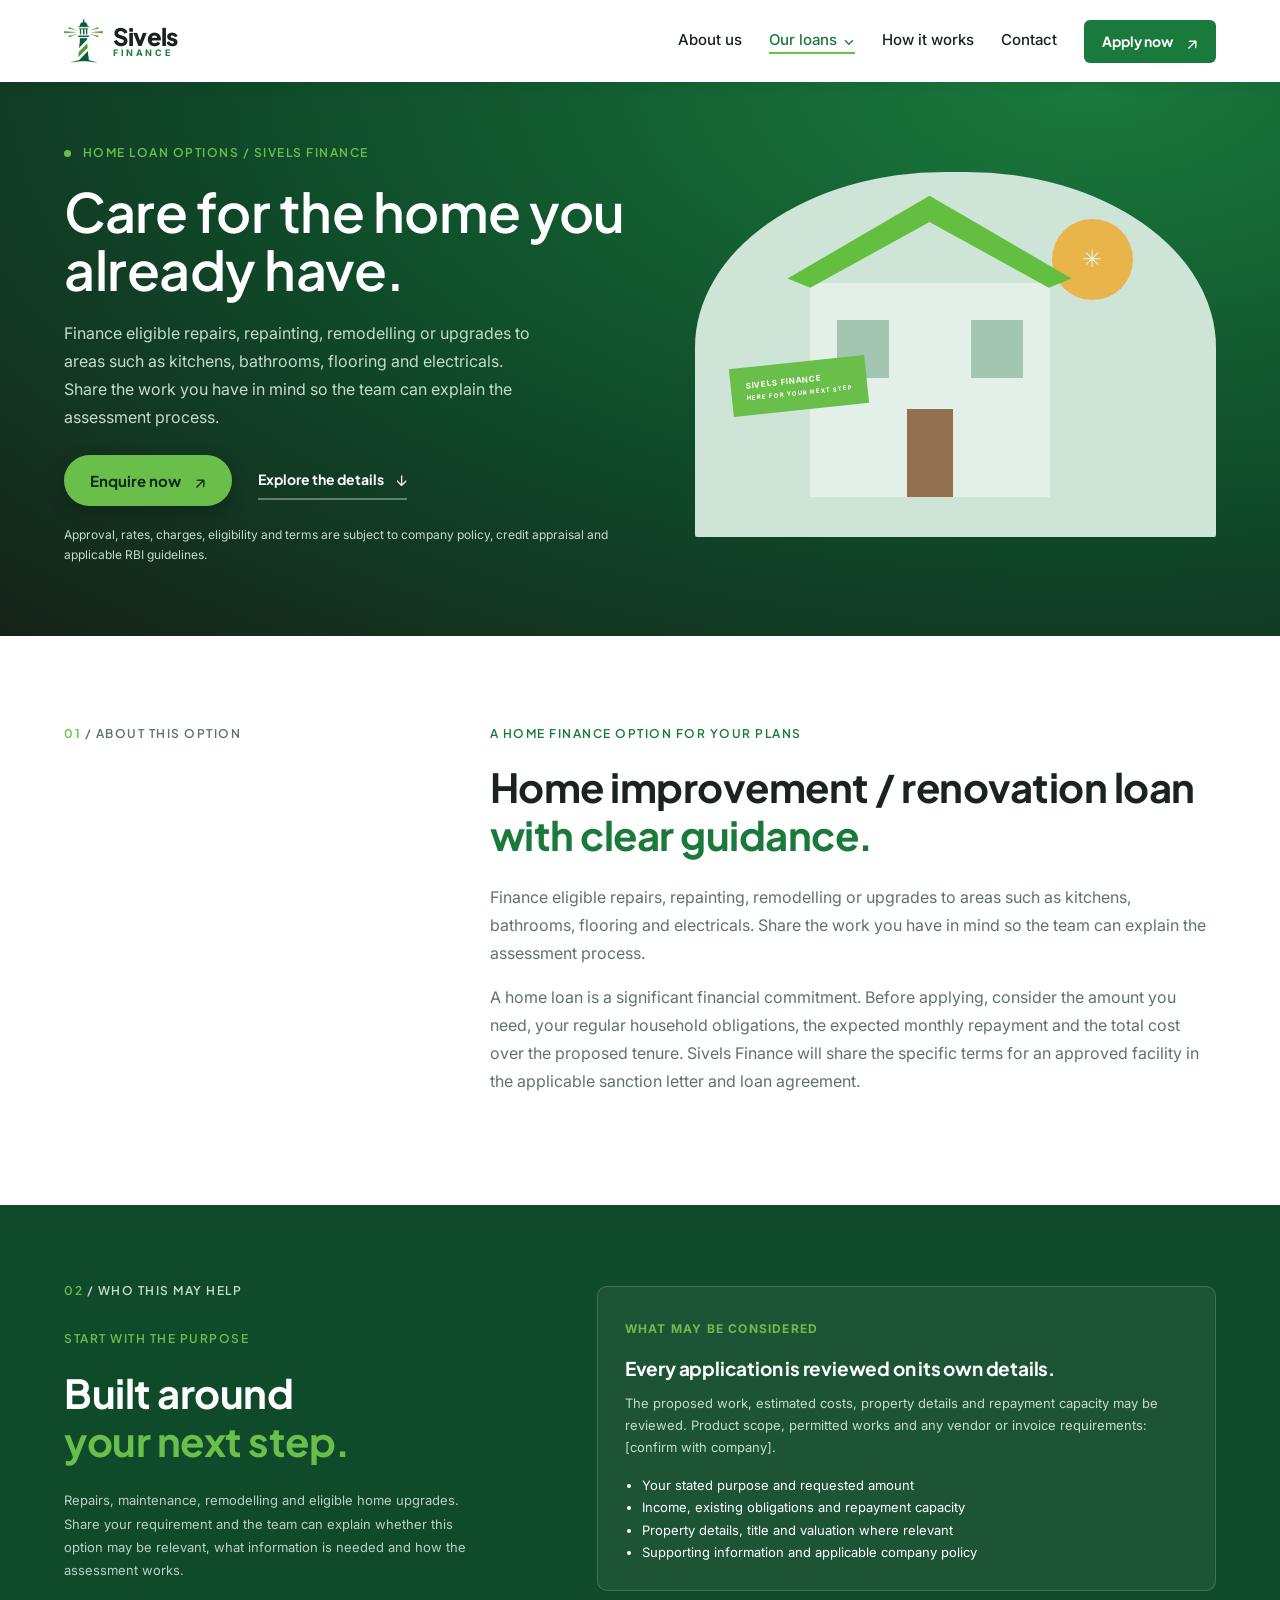
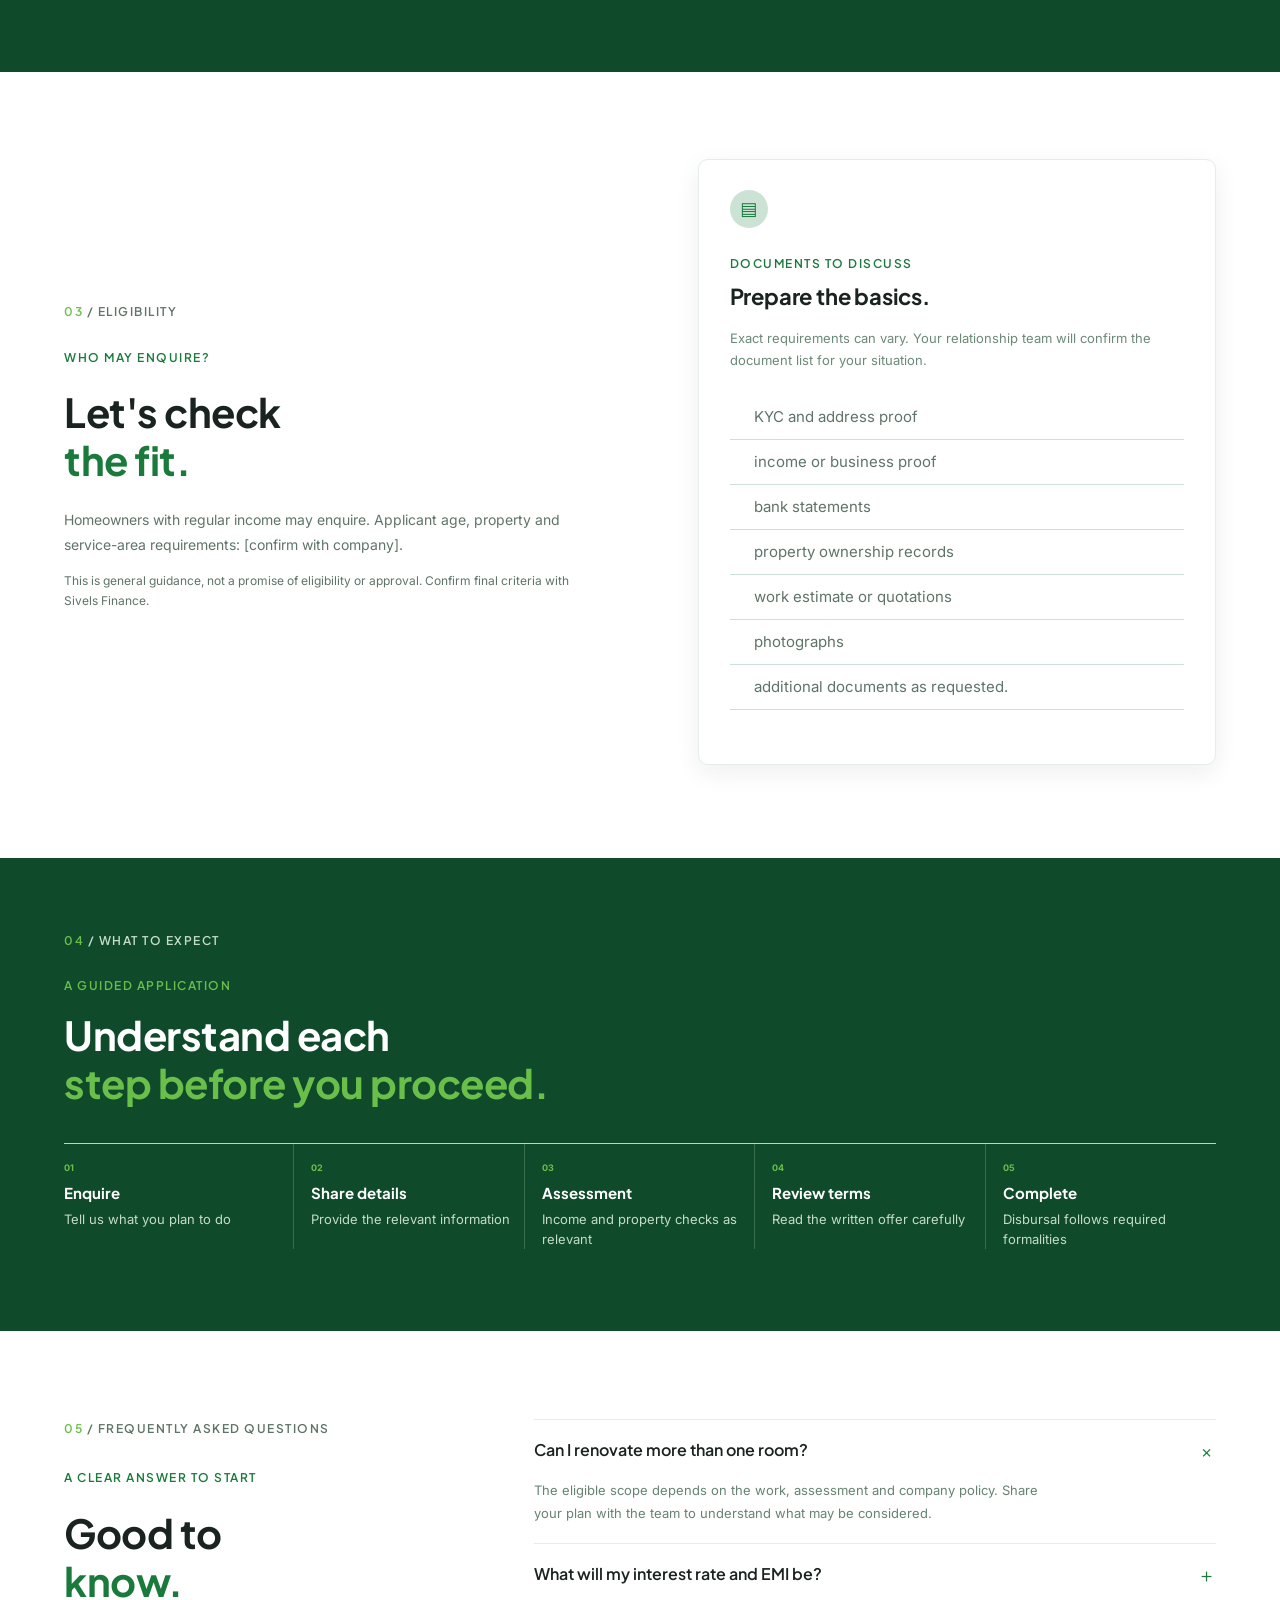
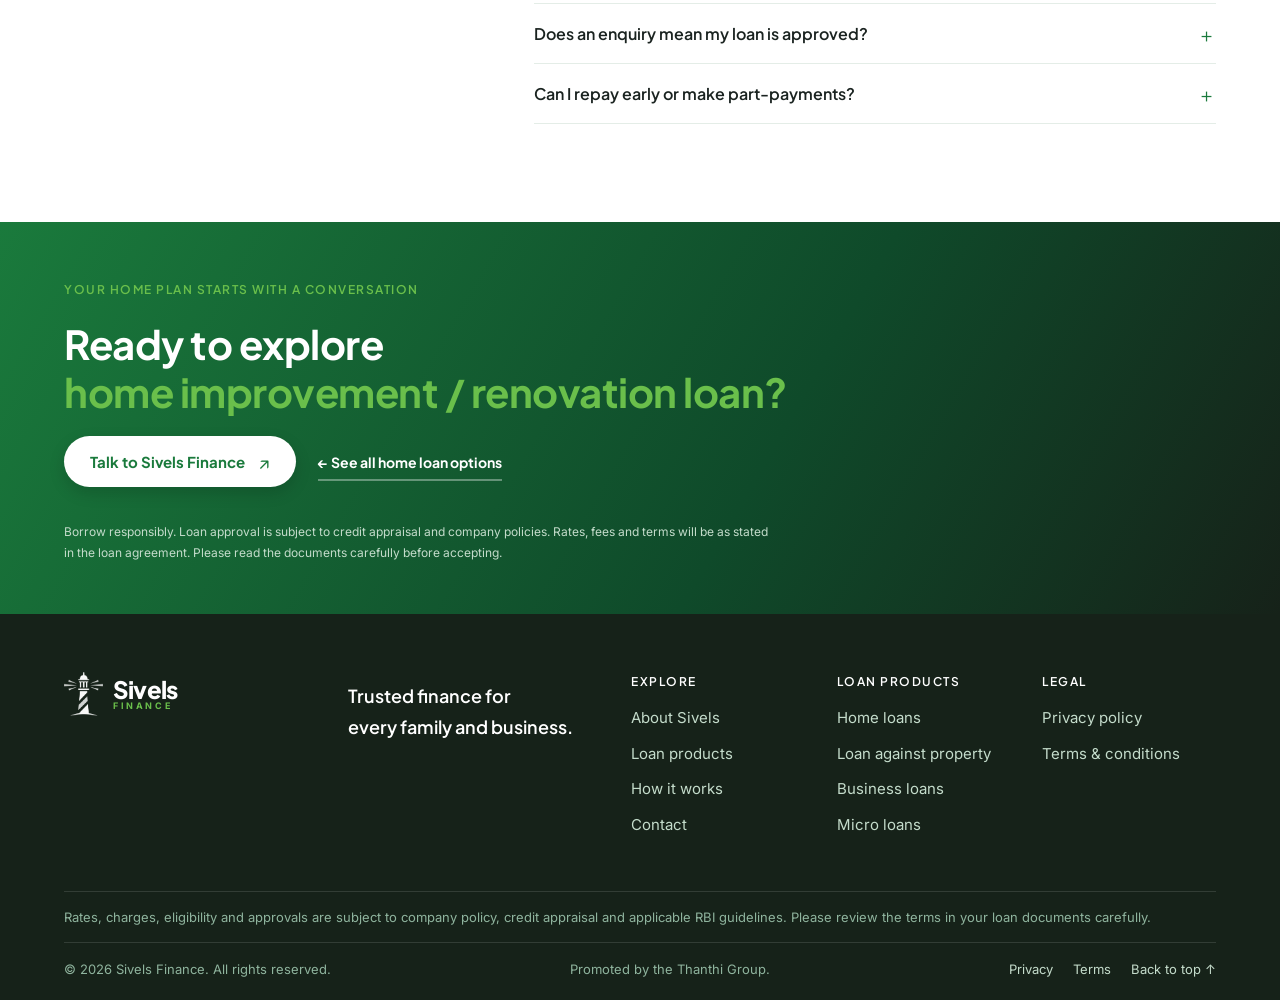
<file: home-improvement-loan.html>
<!doctype html><html lang="en"><head><meta charset="utf-8"><meta name="viewport" content="width=device-width, initial-scale=1"><meta name="theme-color" content="#1a7a3c"><link rel="preconnect" href="https://fonts.googleapis.com"><link rel="preconnect" href="https://fonts.gstatic.com" crossorigin><link href="https://fonts.googleapis.com/css2?family=Inter:wght@400;500;600;700&amp;family=Plus+Jakarta+Sans:wght@600;700;800&amp;display=swap" rel="stylesheet"><link rel="icon" type="image/png" href="assets/favicon.png"><link rel="stylesheet" href="styles.css?v=20261128"><title>Home improvement / renovation loan — Sivels Finance</title><meta name="description" content="Learn about Sivels Finance home improvement / renovation loan option, eligibility, process and documentation."></head><body><header class="site-header"><a class="brand" href="index.html" aria-label="Sivels Finance home"><img class="brand-logo" src="assets/sivels-mark.png" alt="" width="34" height="38"><span>Sivels <small>FINANCE</small></span></a><button class="menu-toggle" aria-label="Open navigation" aria-expanded="false"><span></span><span></span></button><nav class="main-nav" aria-label="Main navigation"><a href="about.html">About us</a><div class="nav-dropdown"><a class="active" href="index.html#products">Our loans <span>⌄</span></a><div class="dropdown-menu"><a href="home-loans.html">Home loans</a><a href="loan-against-property.html">Loan against property</a><a href="business-loans.html">Business loans</a><a href="micro-loans.html">Unsecured micro loans</a></div></div><a href="index.html#process">How it works</a><a href="index.html#contact">Contact</a><a class="button button-small" href="index.html#contact">Apply now <span>↗</span></a></nav></header><main><section class="variant-hero"><div class="section-wrap variant-hero-grid"><div><p class="eyebrow"><span class="eyebrow-dot"></span> HOME LOAN OPTIONS / SIVELS FINANCE</p><h1>Care for the home you already have.</h1><p>Finance eligible repairs, repainting, remodelling or upgrades to areas such as kitchens, bathrooms, flooring and electricals. Share the work you have in mind so the team can explain the assessment process.</p><div class="hero-actions"><a class="button" href="index.html#contact">Enquire now <span>↗</span></a><a class="text-link" href="#details">Explore the details <span>↓</span></a></div><p class="product-hero-note">Approval, rates, charges, eligibility and terms are subject to company policy, credit appraisal and applicable RBI guidelines.</p></div><div class="variant-illustration"><div class="variant-sun">✳</div><div class="variant-home"><i></i><b></b><span></span></div><div class="variant-label">SIVELS FINANCE<br><small>HERE FOR YOUR NEXT STEP</small></div></div></div></section><section class="variant-intro section-wrap" id="details"><div class="section-label"><span>01</span> / ABOUT THIS OPTION</div><div><p class="eyebrow">A HOME FINANCE OPTION FOR YOUR PLANS</p><h2>Home improvement / renovation loan<br><em>with clear guidance.</em></h2><p class="body-copy">Finance eligible repairs, repainting, remodelling or upgrades to areas such as kitchens, bathrooms, flooring and electricals. Share the work you have in mind so the team can explain the assessment process.</p><p class="body-copy">A home loan is a significant financial commitment. Before applying, consider the amount you need, your regular household obligations, the expected monthly repayment and the total cost over the proposed tenure. Sivels Finance will share the specific terms for an approved facility in the applicable sanction letter and loan agreement.</p></div></section><section class="variant-detail"><div class="section-wrap variant-detail-grid"><div><div class="section-label light"><span>02</span> / WHO THIS MAY HELP</div><p class="eyebrow">START WITH THE PURPOSE</p><h2>Built around<br><em>your next step.</em></h2><p>Repairs, maintenance, remodelling and eligible home upgrades. Share your requirement and the team can explain whether this option may be relevant, what information is needed and how the assessment works.</p></div><div class="variant-detail-card"><span>WHAT MAY BE CONSIDERED</span><h3>Every application is reviewed on its own details.</h3><p>The proposed work, estimated costs, property details and repayment capacity may be reviewed. Product scope, permitted works and any vendor or invoice requirements: [confirm with company].</p><ul><li>Your stated purpose and requested amount</li><li>Income, existing obligations and repayment capacity</li><li>Property details, title and valuation where relevant</li><li>Supporting information and applicable company policy</li></ul></div></div></section><section class="variant-eligibility section-wrap"><div><div class="section-label"><span>03</span> / ELIGIBILITY</div><p class="eyebrow">WHO MAY ENQUIRE?</p><h2>Let's check<br><em>the fit.</em></h2><p class="body-copy">Homeowners with regular income may enquire. Applicant age, property and service-area requirements: [confirm with company].</p><p class="placeholder-note">This is general guidance, not a promise of eligibility or approval. Confirm final criteria with Sivels Finance.</p></div><div class="document-card"><span class="doc-icon">▤</span><p class="eyebrow">DOCUMENTS TO DISCUSS</p><h3>Prepare the basics.</h3><p class="doc-intro">Exact requirements can vary. Your relationship team will confirm the document list for your situation.</p><ul><li>KYC and address proof</li><li>income or business proof</li><li>bank statements</li><li>property ownership records</li><li>work estimate or quotations</li><li>photographs</li><li>additional documents as requested.</li></ul></div></section><section class="variant-process"><div class="section-wrap"><div class="section-label light"><span>04</span> / WHAT TO EXPECT</div><p class="eyebrow">A GUIDED APPLICATION</p><h2>Understand each<br><em>step before you proceed.</em></h2><div class="mini-steps"><div><span>01</span><b>Enquire</b><small>Tell us what you plan to do</small></div><div><span>02</span><b>Share details</b><small>Provide the relevant information</small></div><div><span>03</span><b>Assessment</b><small>Income and property checks as relevant</small></div><div><span>04</span><b>Review terms</b><small>Read the written offer carefully</small></div><div><span>05</span><b>Complete</b><small>Disbursal follows required formalities</small></div></div></div></section><section class="faq-section section-wrap"><div><div class="section-label"><span>05</span> / FREQUENTLY ASKED QUESTIONS</div><p class="eyebrow">A CLEAR ANSWER TO START</p><h2>Good to<br><em>know.</em></h2></div><div class="faq-list"><details open><summary>Can I renovate more than one room?<span>＋</span></summary><p>The eligible scope depends on the work, assessment and company policy. Share your plan with the team to understand what may be considered.</p></details><details><summary>What will my interest rate and EMI be?<span>＋</span></summary><p>Rates, charges, amount and repayment schedule depend on company policy and assessment. Review the annualized rate, total charges and repayment schedule in the written offer and loan agreement before accepting.</p></details><details><summary>Does an enquiry mean my loan is approved?<span>＋</span></summary><p>No. Enquiry is an initial conversation only. Any application is subject to eligibility, verification, credit appraisal and formal approval by Sivels Finance.</p></details><details><summary>Can I repay early or make part-payments?<span>＋</span></summary><p>[Please confirm the applicable part-payment and foreclosure policy with Sivels Finance.] The specific terms will be set out in your loan documents.</p></details></div></section><section class="variant-cta"><div class="section-wrap"><p class="eyebrow">YOUR HOME PLAN STARTS WITH A CONVERSATION</p><h2>Ready to explore<br><em>home improvement / renovation loan?</em></h2><a class="button button-light" href="index.html#contact">Talk to Sivels Finance <span>↗</span></a><a class="text-link variant-back" href="home-loans.html">← See all home loan options</a><p>Borrow responsibly. Loan approval is subject to credit appraisal and company policies. Rates, fees and terms will be as stated in the loan agreement. Please read the documents carefully before accepting.</p></div></section></main><footer class="site-footer"><div class="footer-main"><a class="brand brand-footer" href="index.html" aria-label="Sivels Finance home"><img class="brand-logo" src="assets/sivels-mark-white.png" alt="" width="34" height="38"><span>Sivels <small>FINANCE</small></span></a><p>Trusted finance for<br>every family and business.</p><div class="footer-links"><div><small>EXPLORE</small><a href="about.html">About Sivels</a><a href="index.html#products">Loan products</a><a href="index.html#process">How it works</a><a href="index.html#contact">Contact</a></div><div><small>LOAN PRODUCTS</small><a href="home-loans.html">Home loans</a><a href="loan-against-property.html">Loan against property</a><a href="business-loans.html">Business loans</a><a href="micro-loans.html">Micro loans</a></div><div><small>LEGAL</small><a href="privacy.html">Privacy policy</a><a href="terms.html">Terms &amp; conditions</a></div></div></div><div class="footer-disclaimer">Rates, charges, eligibility and approvals are subject to company policy, credit appraisal and applicable RBI guidelines. Please review the terms in your loan documents carefully.</div><div class="footer-bottom"><span>© <span id="year"></span> Sivels Finance. All rights reserved.</span><span>Promoted by the Thanthi Group.</span><span class="footer-legal"><a href="privacy.html">Privacy</a><a href="terms.html">Terms</a><a href="#">Back to top ↑</a></span></div></footer><script src="script.js?v=20261128b"></script></body></html>
</file>
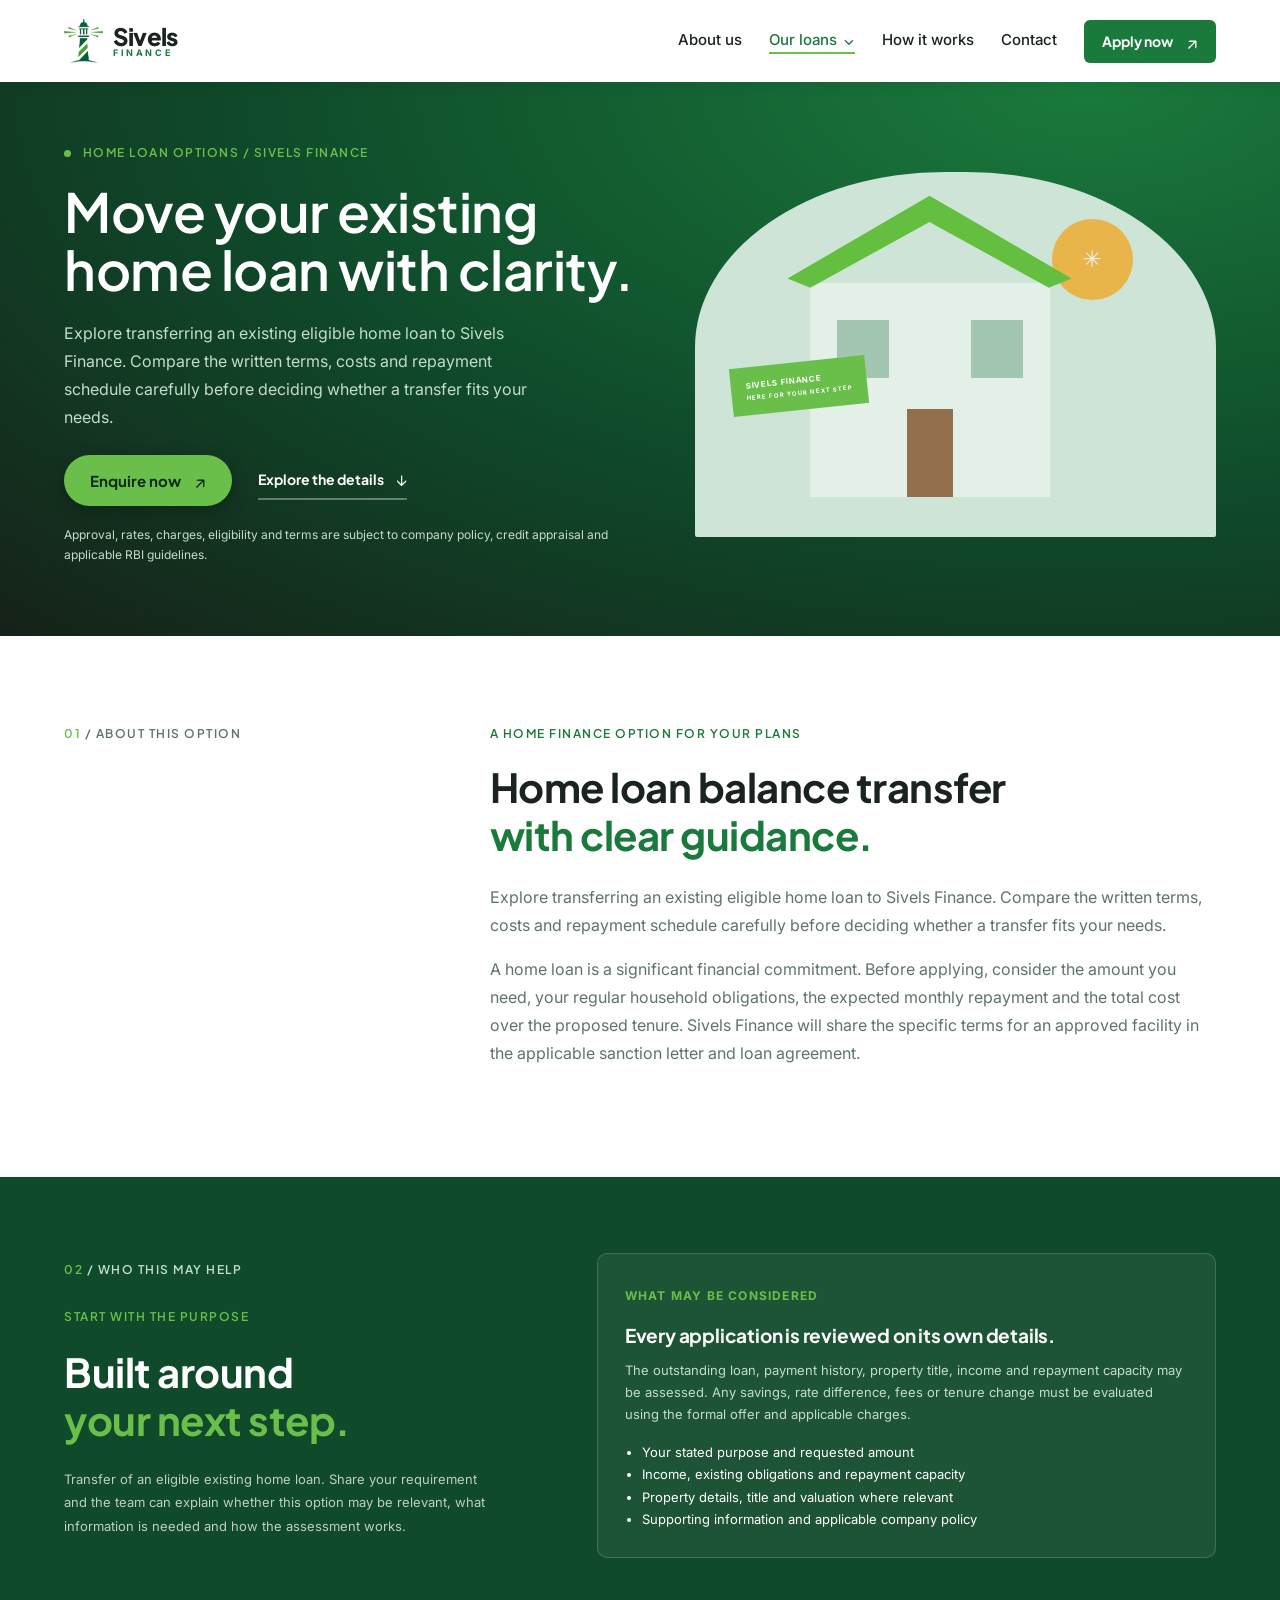
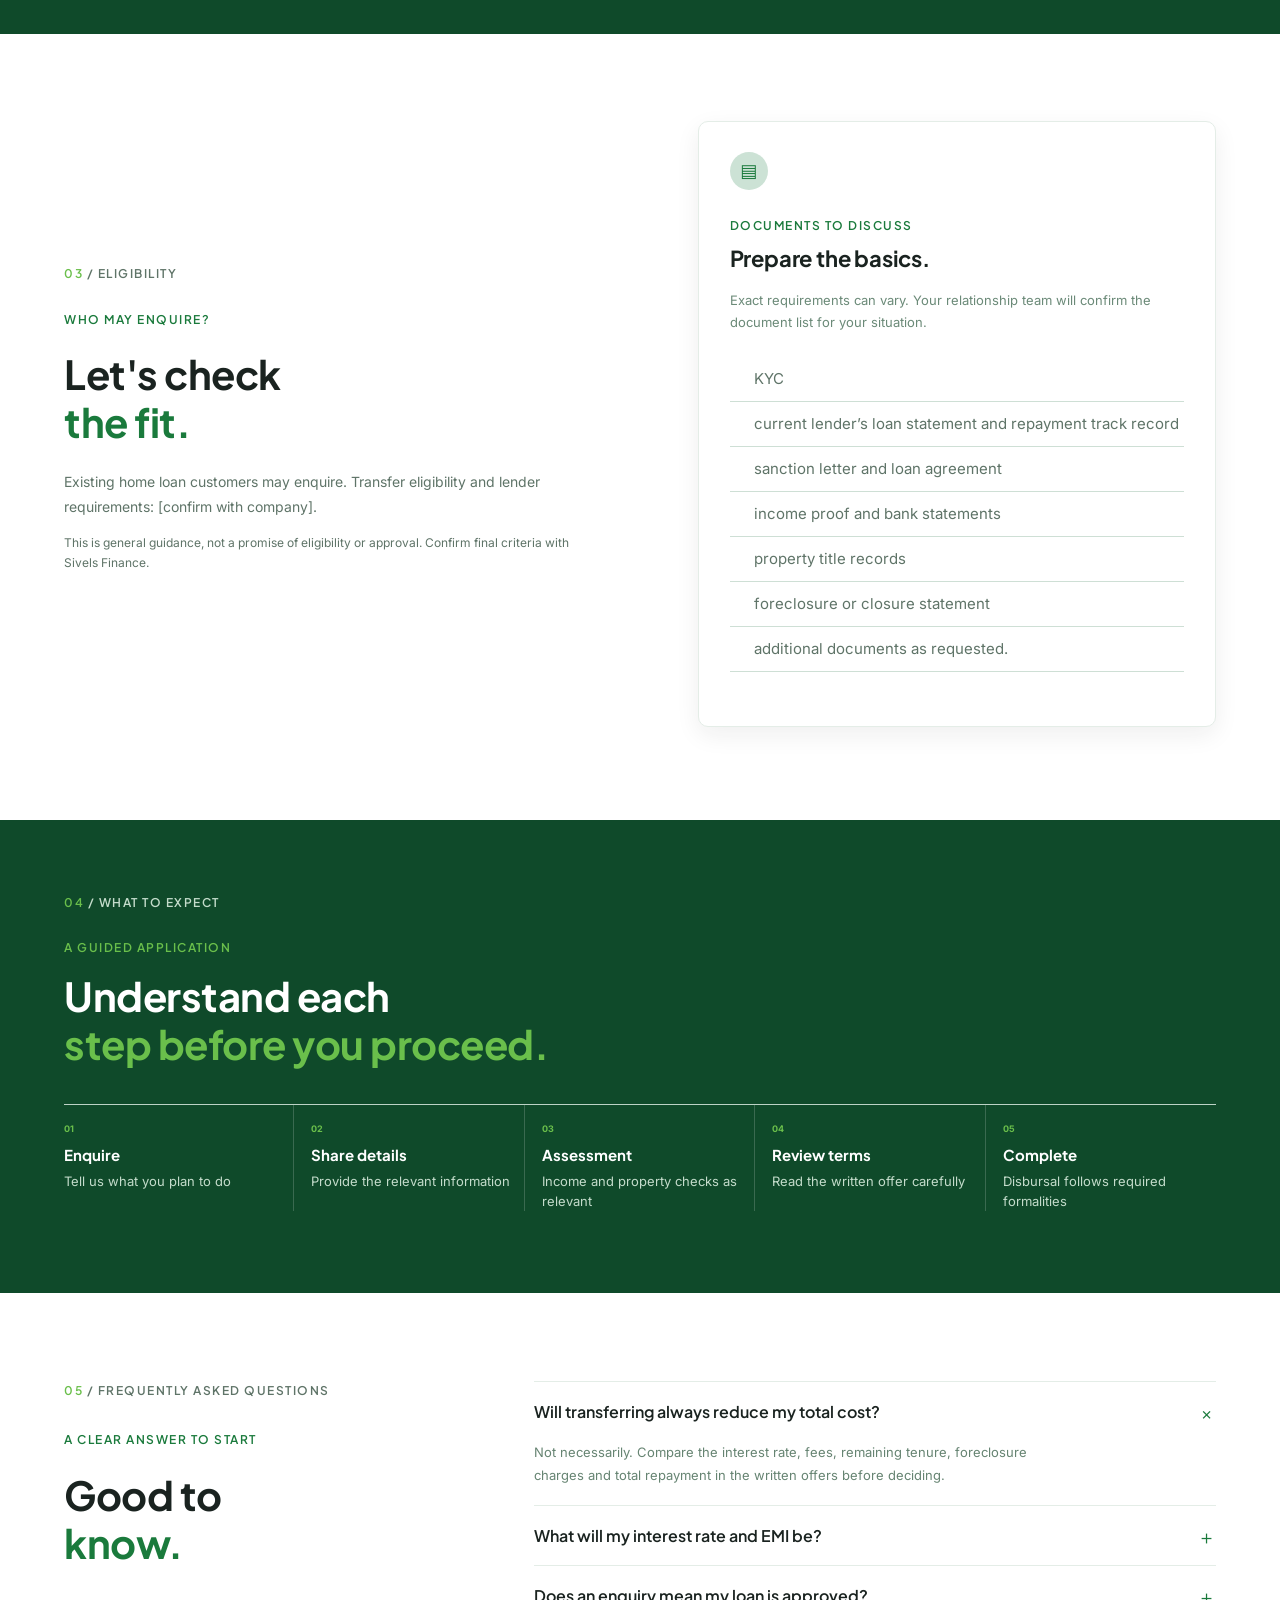
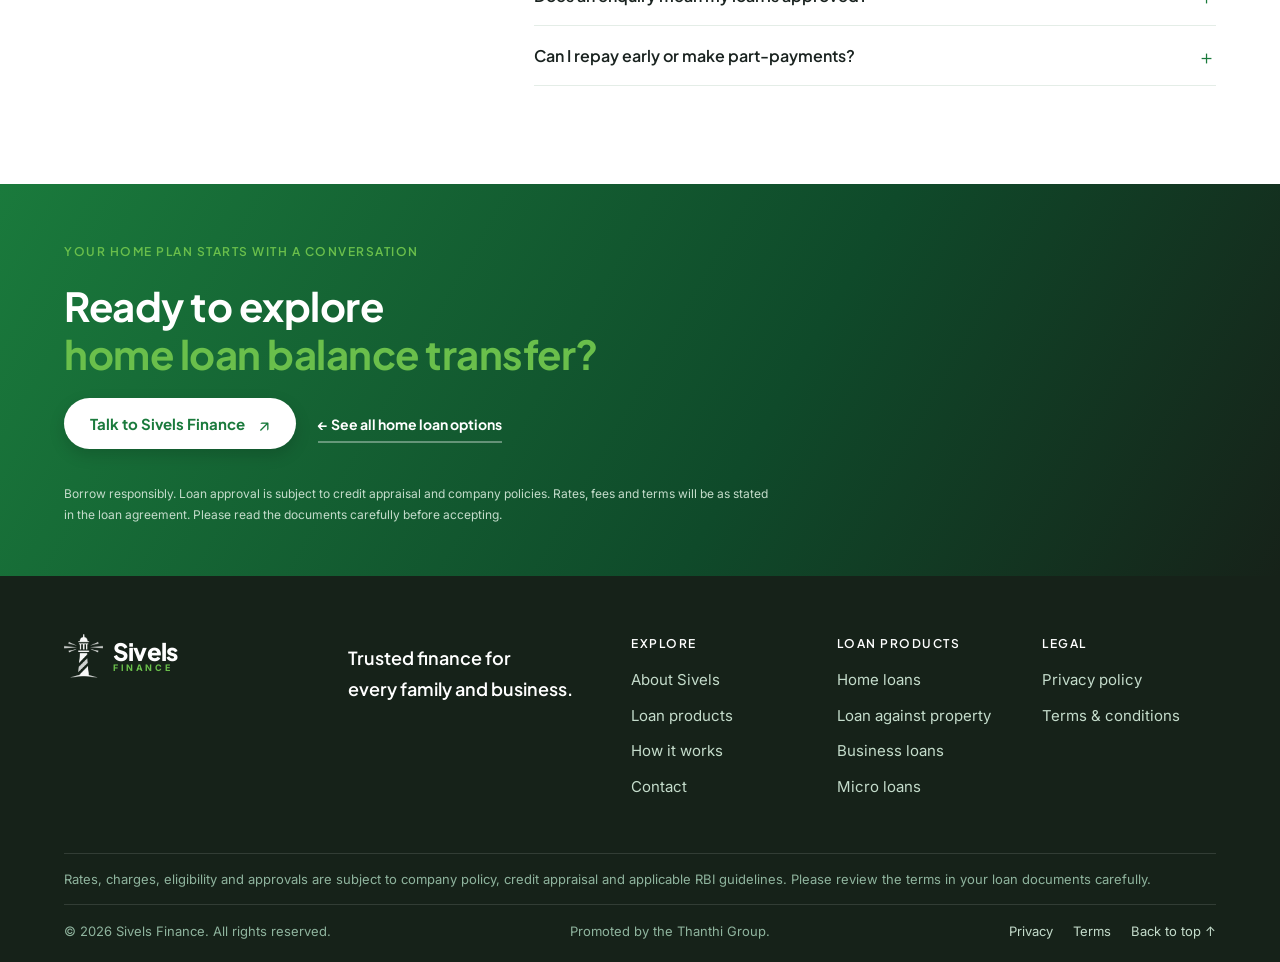
<file: home-loan-balance-transfer.html>
<!doctype html><html lang="en"><head><meta charset="utf-8"><meta name="viewport" content="width=device-width, initial-scale=1"><meta name="theme-color" content="#1a7a3c"><link rel="preconnect" href="https://fonts.googleapis.com"><link rel="preconnect" href="https://fonts.gstatic.com" crossorigin><link href="https://fonts.googleapis.com/css2?family=Inter:wght@400;500;600;700&amp;family=Plus+Jakarta+Sans:wght@600;700;800&amp;display=swap" rel="stylesheet"><link rel="icon" type="image/png" href="assets/favicon.png"><link rel="stylesheet" href="styles.css?v=20261128"><title>Home loan balance transfer — Sivels Finance</title><meta name="description" content="Learn about Sivels Finance home loan balance transfer option, eligibility, process and documentation."></head><body><header class="site-header"><a class="brand" href="index.html" aria-label="Sivels Finance home"><img class="brand-logo" src="assets/sivels-mark.png" alt="" width="34" height="38"><span>Sivels <small>FINANCE</small></span></a><button class="menu-toggle" aria-label="Open navigation" aria-expanded="false"><span></span><span></span></button><nav class="main-nav" aria-label="Main navigation"><a href="about.html">About us</a><div class="nav-dropdown"><a class="active" href="index.html#products">Our loans <span>⌄</span></a><div class="dropdown-menu"><a href="home-loans.html">Home loans</a><a href="loan-against-property.html">Loan against property</a><a href="business-loans.html">Business loans</a><a href="micro-loans.html">Unsecured micro loans</a></div></div><a href="index.html#process">How it works</a><a href="index.html#contact">Contact</a><a class="button button-small" href="index.html#contact">Apply now <span>↗</span></a></nav></header><main><section class="variant-hero"><div class="section-wrap variant-hero-grid"><div><p class="eyebrow"><span class="eyebrow-dot"></span> HOME LOAN OPTIONS / SIVELS FINANCE</p><h1>Move your existing home loan with clarity.</h1><p>Explore transferring an existing eligible home loan to Sivels Finance. Compare the written terms, costs and repayment schedule carefully before deciding whether a transfer fits your needs.</p><div class="hero-actions"><a class="button" href="index.html#contact">Enquire now <span>↗</span></a><a class="text-link" href="#details">Explore the details <span>↓</span></a></div><p class="product-hero-note">Approval, rates, charges, eligibility and terms are subject to company policy, credit appraisal and applicable RBI guidelines.</p></div><div class="variant-illustration"><div class="variant-sun">✳</div><div class="variant-home"><i></i><b></b><span></span></div><div class="variant-label">SIVELS FINANCE<br><small>HERE FOR YOUR NEXT STEP</small></div></div></div></section><section class="variant-intro section-wrap" id="details"><div class="section-label"><span>01</span> / ABOUT THIS OPTION</div><div><p class="eyebrow">A HOME FINANCE OPTION FOR YOUR PLANS</p><h2>Home loan balance transfer<br><em>with clear guidance.</em></h2><p class="body-copy">Explore transferring an existing eligible home loan to Sivels Finance. Compare the written terms, costs and repayment schedule carefully before deciding whether a transfer fits your needs.</p><p class="body-copy">A home loan is a significant financial commitment. Before applying, consider the amount you need, your regular household obligations, the expected monthly repayment and the total cost over the proposed tenure. Sivels Finance will share the specific terms for an approved facility in the applicable sanction letter and loan agreement.</p></div></section><section class="variant-detail"><div class="section-wrap variant-detail-grid"><div><div class="section-label light"><span>02</span> / WHO THIS MAY HELP</div><p class="eyebrow">START WITH THE PURPOSE</p><h2>Built around<br><em>your next step.</em></h2><p>Transfer of an eligible existing home loan. Share your requirement and the team can explain whether this option may be relevant, what information is needed and how the assessment works.</p></div><div class="variant-detail-card"><span>WHAT MAY BE CONSIDERED</span><h3>Every application is reviewed on its own details.</h3><p>The outstanding loan, payment history, property title, income and repayment capacity may be assessed. Any savings, rate difference, fees or tenure change must be evaluated using the formal offer and applicable charges.</p><ul><li>Your stated purpose and requested amount</li><li>Income, existing obligations and repayment capacity</li><li>Property details, title and valuation where relevant</li><li>Supporting information and applicable company policy</li></ul></div></div></section><section class="variant-eligibility section-wrap"><div><div class="section-label"><span>03</span> / ELIGIBILITY</div><p class="eyebrow">WHO MAY ENQUIRE?</p><h2>Let's check<br><em>the fit.</em></h2><p class="body-copy">Existing home loan customers may enquire. Transfer eligibility and lender requirements: [confirm with company].</p><p class="placeholder-note">This is general guidance, not a promise of eligibility or approval. Confirm final criteria with Sivels Finance.</p></div><div class="document-card"><span class="doc-icon">▤</span><p class="eyebrow">DOCUMENTS TO DISCUSS</p><h3>Prepare the basics.</h3><p class="doc-intro">Exact requirements can vary. Your relationship team will confirm the document list for your situation.</p><ul><li>KYC</li><li>current lender’s loan statement and repayment track record</li><li>sanction letter and loan agreement</li><li>income proof and bank statements</li><li>property title records</li><li>foreclosure or closure statement</li><li>additional documents as requested.</li></ul></div></section><section class="variant-process"><div class="section-wrap"><div class="section-label light"><span>04</span> / WHAT TO EXPECT</div><p class="eyebrow">A GUIDED APPLICATION</p><h2>Understand each<br><em>step before you proceed.</em></h2><div class="mini-steps"><div><span>01</span><b>Enquire</b><small>Tell us what you plan to do</small></div><div><span>02</span><b>Share details</b><small>Provide the relevant information</small></div><div><span>03</span><b>Assessment</b><small>Income and property checks as relevant</small></div><div><span>04</span><b>Review terms</b><small>Read the written offer carefully</small></div><div><span>05</span><b>Complete</b><small>Disbursal follows required formalities</small></div></div></div></section><section class="faq-section section-wrap"><div><div class="section-label"><span>05</span> / FREQUENTLY ASKED QUESTIONS</div><p class="eyebrow">A CLEAR ANSWER TO START</p><h2>Good to<br><em>know.</em></h2></div><div class="faq-list"><details open><summary>Will transferring always reduce my total cost?<span>＋</span></summary><p>Not necessarily. Compare the interest rate, fees, remaining tenure, foreclosure charges and total repayment in the written offers before deciding.</p></details><details><summary>What will my interest rate and EMI be?<span>＋</span></summary><p>Rates, charges, amount and repayment schedule depend on company policy and assessment. Review the annualized rate, total charges and repayment schedule in the written offer and loan agreement before accepting.</p></details><details><summary>Does an enquiry mean my loan is approved?<span>＋</span></summary><p>No. Enquiry is an initial conversation only. Any application is subject to eligibility, verification, credit appraisal and formal approval by Sivels Finance.</p></details><details><summary>Can I repay early or make part-payments?<span>＋</span></summary><p>[Please confirm the applicable part-payment and foreclosure policy with Sivels Finance.] The specific terms will be set out in your loan documents.</p></details></div></section><section class="variant-cta"><div class="section-wrap"><p class="eyebrow">YOUR HOME PLAN STARTS WITH A CONVERSATION</p><h2>Ready to explore<br><em>home loan balance transfer?</em></h2><a class="button button-light" href="index.html#contact">Talk to Sivels Finance <span>↗</span></a><a class="text-link variant-back" href="home-loans.html">← See all home loan options</a><p>Borrow responsibly. Loan approval is subject to credit appraisal and company policies. Rates, fees and terms will be as stated in the loan agreement. Please read the documents carefully before accepting.</p></div></section></main><footer class="site-footer"><div class="footer-main"><a class="brand brand-footer" href="index.html" aria-label="Sivels Finance home"><img class="brand-logo" src="assets/sivels-mark-white.png" alt="" width="34" height="38"><span>Sivels <small>FINANCE</small></span></a><p>Trusted finance for<br>every family and business.</p><div class="footer-links"><div><small>EXPLORE</small><a href="about.html">About Sivels</a><a href="index.html#products">Loan products</a><a href="index.html#process">How it works</a><a href="index.html#contact">Contact</a></div><div><small>LOAN PRODUCTS</small><a href="home-loans.html">Home loans</a><a href="loan-against-property.html">Loan against property</a><a href="business-loans.html">Business loans</a><a href="micro-loans.html">Micro loans</a></div><div><small>LEGAL</small><a href="privacy.html">Privacy policy</a><a href="terms.html">Terms &amp; conditions</a></div></div></div><div class="footer-disclaimer">Rates, charges, eligibility and approvals are subject to company policy, credit appraisal and applicable RBI guidelines. Please review the terms in your loan documents carefully.</div><div class="footer-bottom"><span>© <span id="year"></span> Sivels Finance. All rights reserved.</span><span>Promoted by the Thanthi Group.</span><span class="footer-legal"><a href="privacy.html">Privacy</a><a href="terms.html">Terms</a><a href="#">Back to top ↑</a></span></div></footer><script src="script.js?v=20261128b"></script></body></html>
</file>
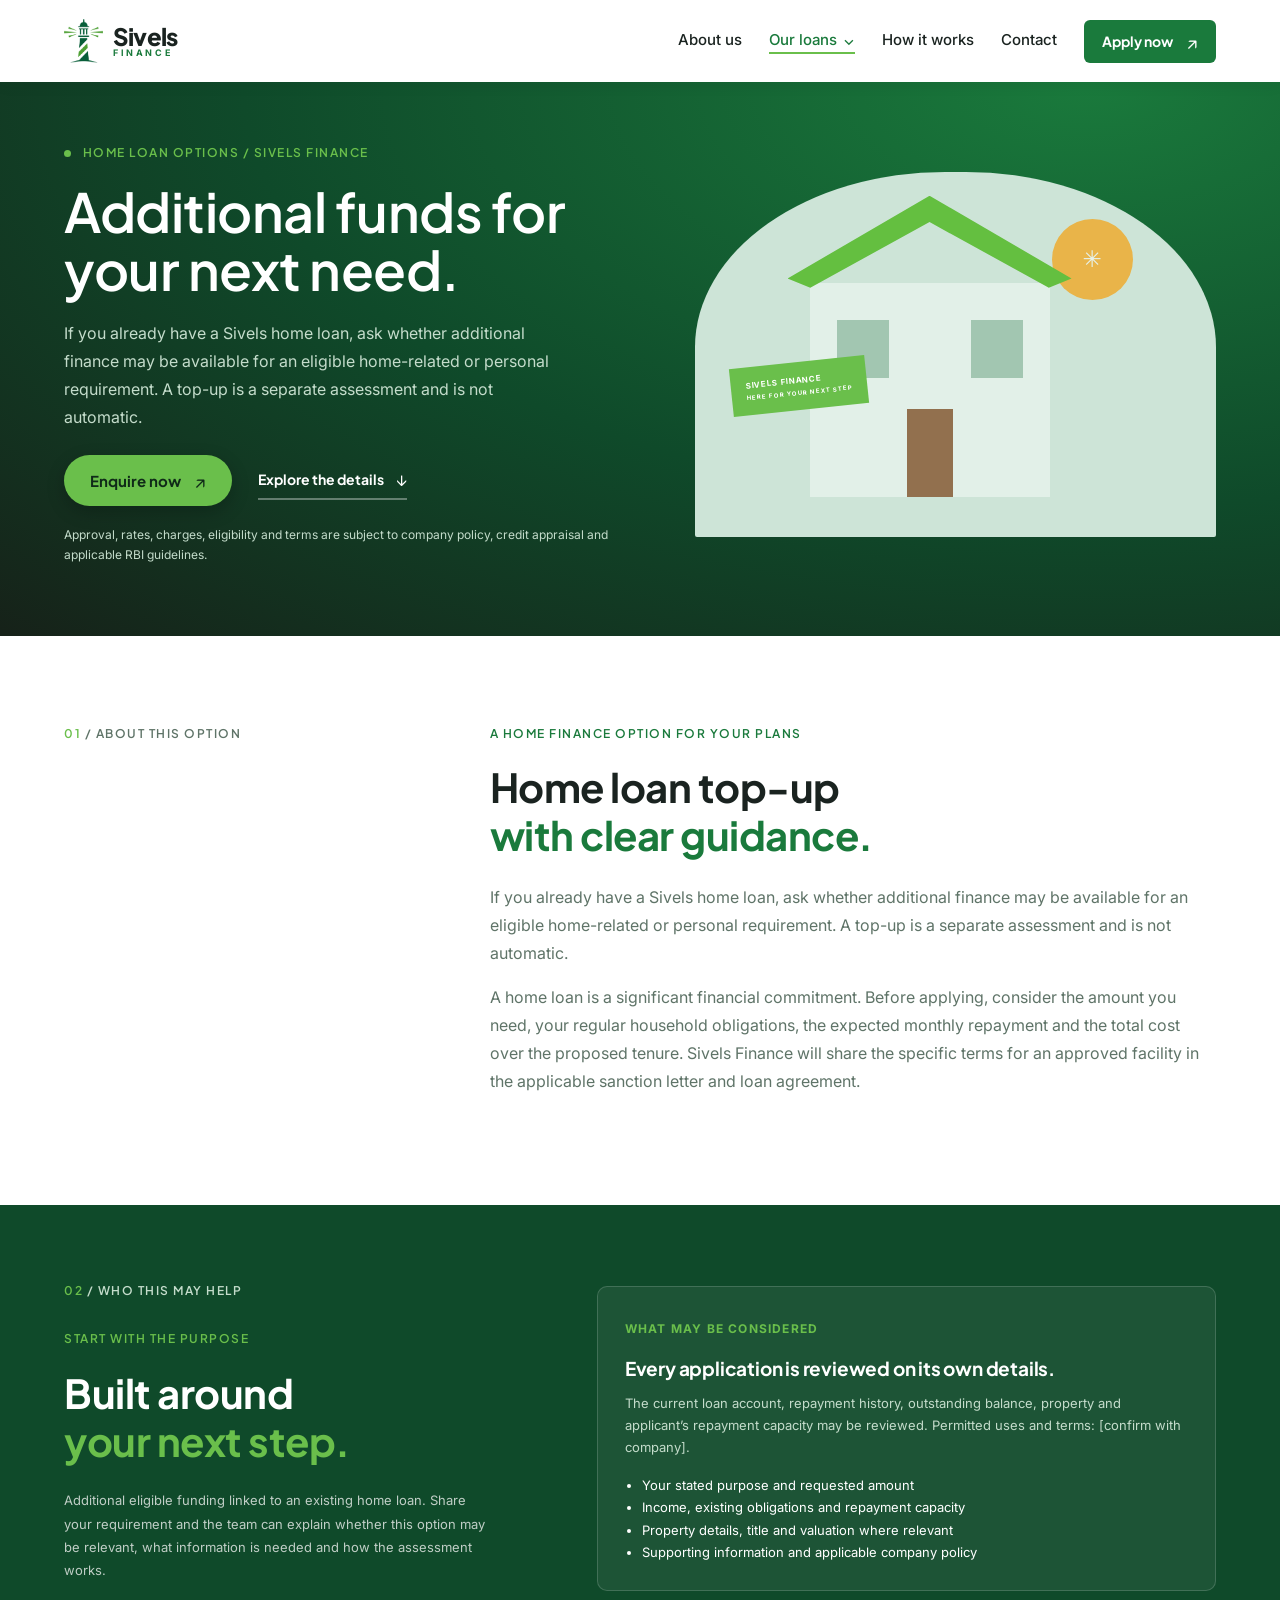
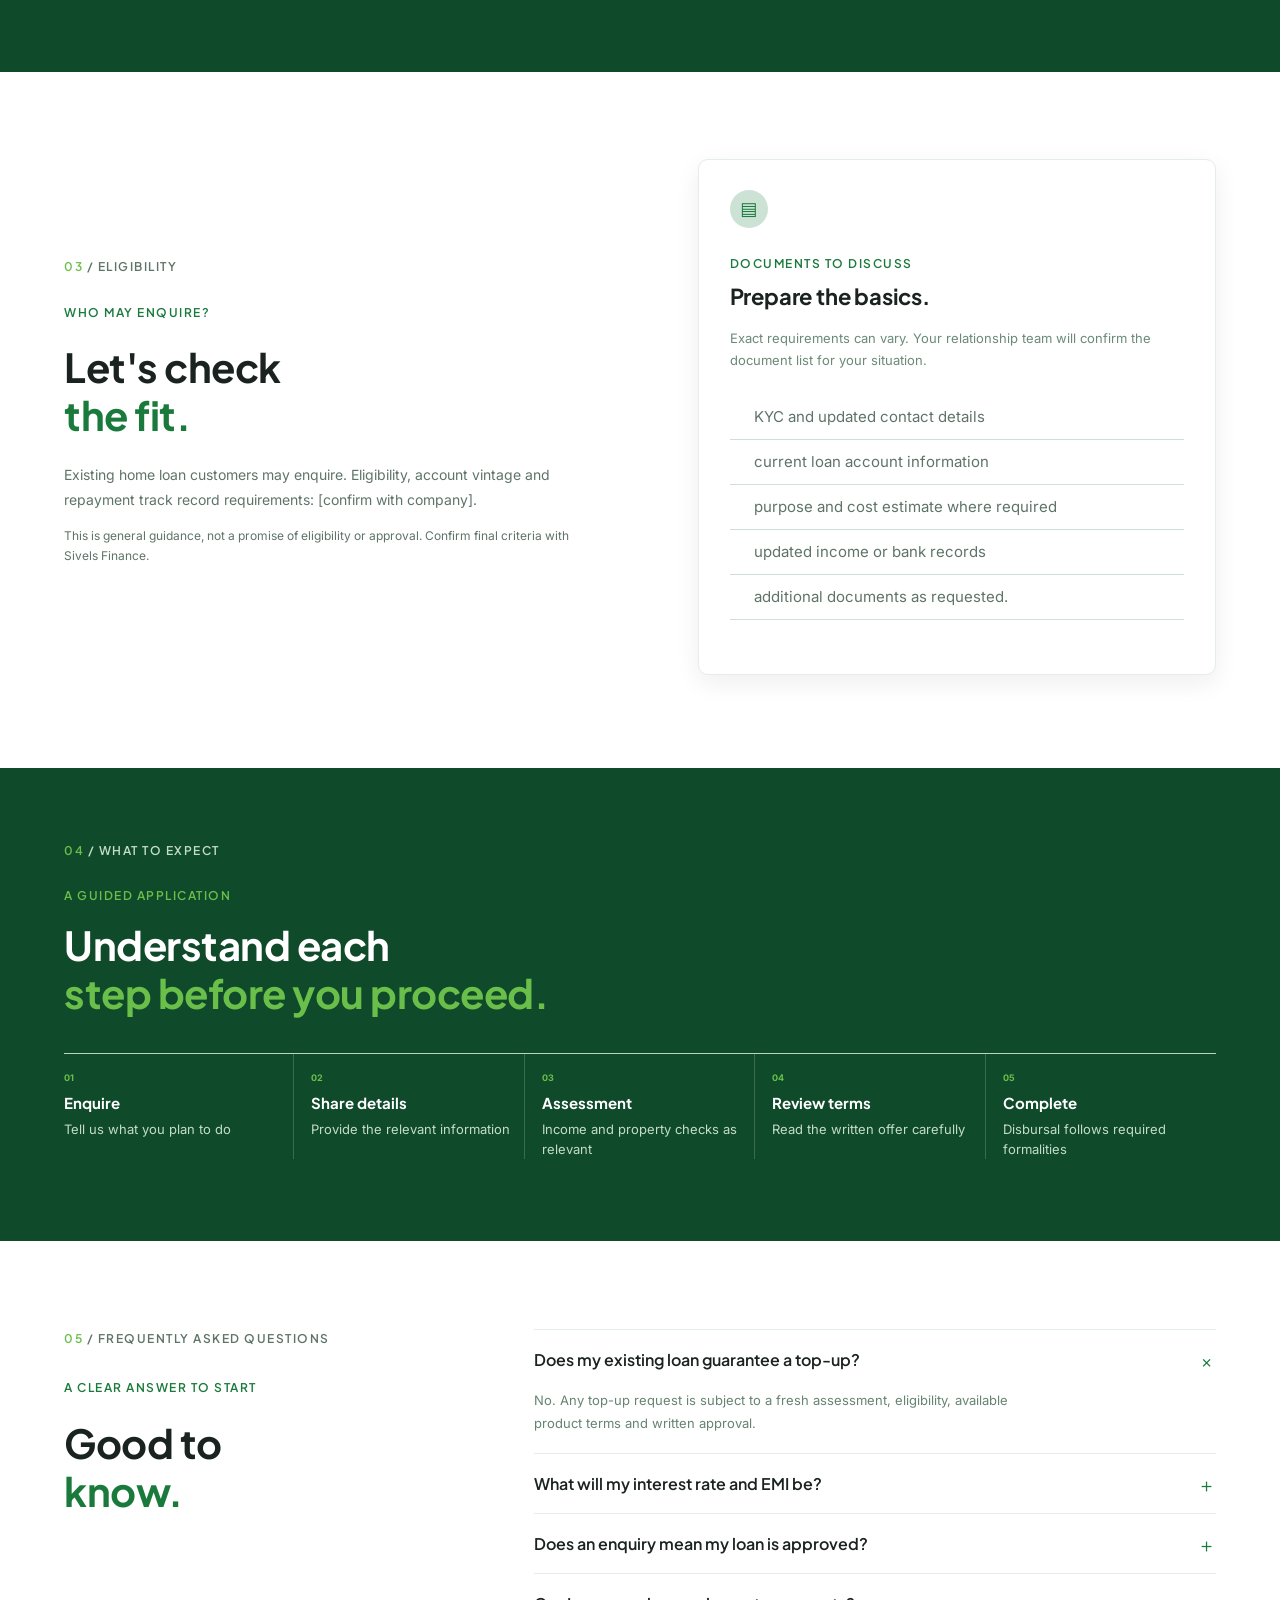
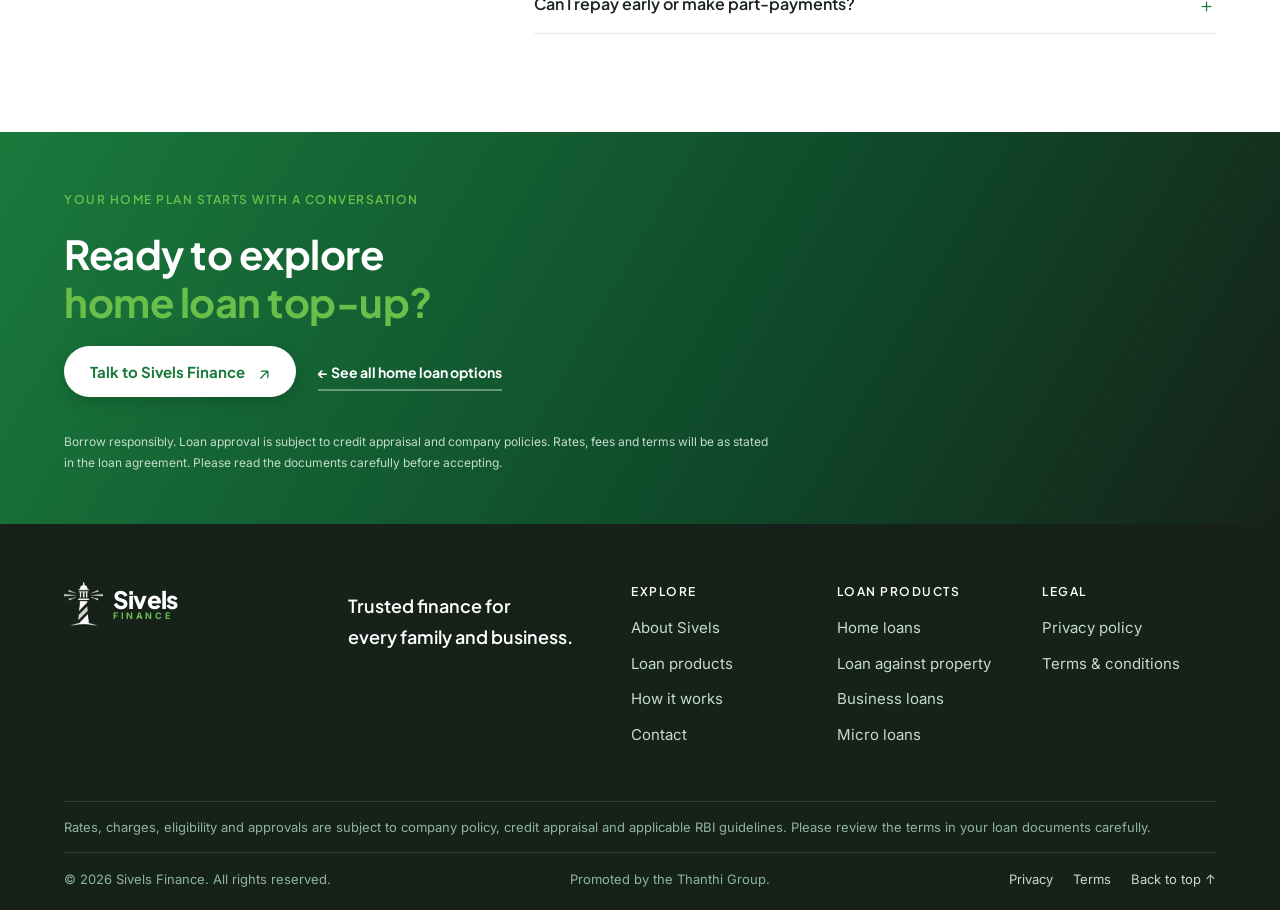
<file: home-loan-top-up.html>
<!doctype html><html lang="en"><head><meta charset="utf-8"><meta name="viewport" content="width=device-width, initial-scale=1"><meta name="theme-color" content="#1a7a3c"><link rel="preconnect" href="https://fonts.googleapis.com"><link rel="preconnect" href="https://fonts.gstatic.com" crossorigin><link href="https://fonts.googleapis.com/css2?family=Inter:wght@400;500;600;700&amp;family=Plus+Jakarta+Sans:wght@600;700;800&amp;display=swap" rel="stylesheet"><link rel="icon" type="image/png" href="assets/favicon.png"><link rel="stylesheet" href="styles.css?v=20261128"><title>Home loan top-up — Sivels Finance</title><meta name="description" content="Learn about Sivels Finance home loan top-up option, eligibility, process and documentation."></head><body><header class="site-header"><a class="brand" href="index.html" aria-label="Sivels Finance home"><img class="brand-logo" src="assets/sivels-mark.png" alt="" width="34" height="38"><span>Sivels <small>FINANCE</small></span></a><button class="menu-toggle" aria-label="Open navigation" aria-expanded="false"><span></span><span></span></button><nav class="main-nav" aria-label="Main navigation"><a href="about.html">About us</a><div class="nav-dropdown"><a class="active" href="index.html#products">Our loans <span>⌄</span></a><div class="dropdown-menu"><a href="home-loans.html">Home loans</a><a href="loan-against-property.html">Loan against property</a><a href="business-loans.html">Business loans</a><a href="micro-loans.html">Unsecured micro loans</a></div></div><a href="index.html#process">How it works</a><a href="index.html#contact">Contact</a><a class="button button-small" href="index.html#contact">Apply now <span>↗</span></a></nav></header><main><section class="variant-hero"><div class="section-wrap variant-hero-grid"><div><p class="eyebrow"><span class="eyebrow-dot"></span> HOME LOAN OPTIONS / SIVELS FINANCE</p><h1>Additional funds for your next need.</h1><p>If you already have a Sivels home loan, ask whether additional finance may be available for an eligible home-related or personal requirement. A top-up is a separate assessment and is not automatic.</p><div class="hero-actions"><a class="button" href="index.html#contact">Enquire now <span>↗</span></a><a class="text-link" href="#details">Explore the details <span>↓</span></a></div><p class="product-hero-note">Approval, rates, charges, eligibility and terms are subject to company policy, credit appraisal and applicable RBI guidelines.</p></div><div class="variant-illustration"><div class="variant-sun">✳</div><div class="variant-home"><i></i><b></b><span></span></div><div class="variant-label">SIVELS FINANCE<br><small>HERE FOR YOUR NEXT STEP</small></div></div></div></section><section class="variant-intro section-wrap" id="details"><div class="section-label"><span>01</span> / ABOUT THIS OPTION</div><div><p class="eyebrow">A HOME FINANCE OPTION FOR YOUR PLANS</p><h2>Home loan top-up<br><em>with clear guidance.</em></h2><p class="body-copy">If you already have a Sivels home loan, ask whether additional finance may be available for an eligible home-related or personal requirement. A top-up is a separate assessment and is not automatic.</p><p class="body-copy">A home loan is a significant financial commitment. Before applying, consider the amount you need, your regular household obligations, the expected monthly repayment and the total cost over the proposed tenure. Sivels Finance will share the specific terms for an approved facility in the applicable sanction letter and loan agreement.</p></div></section><section class="variant-detail"><div class="section-wrap variant-detail-grid"><div><div class="section-label light"><span>02</span> / WHO THIS MAY HELP</div><p class="eyebrow">START WITH THE PURPOSE</p><h2>Built around<br><em>your next step.</em></h2><p>Additional eligible funding linked to an existing home loan. Share your requirement and the team can explain whether this option may be relevant, what information is needed and how the assessment works.</p></div><div class="variant-detail-card"><span>WHAT MAY BE CONSIDERED</span><h3>Every application is reviewed on its own details.</h3><p>The current loan account, repayment history, outstanding balance, property and applicant’s repayment capacity may be reviewed. Permitted uses and terms: [confirm with company].</p><ul><li>Your stated purpose and requested amount</li><li>Income, existing obligations and repayment capacity</li><li>Property details, title and valuation where relevant</li><li>Supporting information and applicable company policy</li></ul></div></div></section><section class="variant-eligibility section-wrap"><div><div class="section-label"><span>03</span> / ELIGIBILITY</div><p class="eyebrow">WHO MAY ENQUIRE?</p><h2>Let's check<br><em>the fit.</em></h2><p class="body-copy">Existing home loan customers may enquire. Eligibility, account vintage and repayment track record requirements: [confirm with company].</p><p class="placeholder-note">This is general guidance, not a promise of eligibility or approval. Confirm final criteria with Sivels Finance.</p></div><div class="document-card"><span class="doc-icon">▤</span><p class="eyebrow">DOCUMENTS TO DISCUSS</p><h3>Prepare the basics.</h3><p class="doc-intro">Exact requirements can vary. Your relationship team will confirm the document list for your situation.</p><ul><li>KYC and updated contact details</li><li>current loan account information</li><li>purpose and cost estimate where required</li><li>updated income or bank records</li><li>additional documents as requested.</li></ul></div></section><section class="variant-process"><div class="section-wrap"><div class="section-label light"><span>04</span> / WHAT TO EXPECT</div><p class="eyebrow">A GUIDED APPLICATION</p><h2>Understand each<br><em>step before you proceed.</em></h2><div class="mini-steps"><div><span>01</span><b>Enquire</b><small>Tell us what you plan to do</small></div><div><span>02</span><b>Share details</b><small>Provide the relevant information</small></div><div><span>03</span><b>Assessment</b><small>Income and property checks as relevant</small></div><div><span>04</span><b>Review terms</b><small>Read the written offer carefully</small></div><div><span>05</span><b>Complete</b><small>Disbursal follows required formalities</small></div></div></div></section><section class="faq-section section-wrap"><div><div class="section-label"><span>05</span> / FREQUENTLY ASKED QUESTIONS</div><p class="eyebrow">A CLEAR ANSWER TO START</p><h2>Good to<br><em>know.</em></h2></div><div class="faq-list"><details open><summary>Does my existing loan guarantee a top-up?<span>＋</span></summary><p>No. Any top-up request is subject to a fresh assessment, eligibility, available product terms and written approval.</p></details><details><summary>What will my interest rate and EMI be?<span>＋</span></summary><p>Rates, charges, amount and repayment schedule depend on company policy and assessment. Review the annualized rate, total charges and repayment schedule in the written offer and loan agreement before accepting.</p></details><details><summary>Does an enquiry mean my loan is approved?<span>＋</span></summary><p>No. Enquiry is an initial conversation only. Any application is subject to eligibility, verification, credit appraisal and formal approval by Sivels Finance.</p></details><details><summary>Can I repay early or make part-payments?<span>＋</span></summary><p>[Please confirm the applicable part-payment and foreclosure policy with Sivels Finance.] The specific terms will be set out in your loan documents.</p></details></div></section><section class="variant-cta"><div class="section-wrap"><p class="eyebrow">YOUR HOME PLAN STARTS WITH A CONVERSATION</p><h2>Ready to explore<br><em>home loan top-up?</em></h2><a class="button button-light" href="index.html#contact">Talk to Sivels Finance <span>↗</span></a><a class="text-link variant-back" href="home-loans.html">← See all home loan options</a><p>Borrow responsibly. Loan approval is subject to credit appraisal and company policies. Rates, fees and terms will be as stated in the loan agreement. Please read the documents carefully before accepting.</p></div></section></main><footer class="site-footer"><div class="footer-main"><a class="brand brand-footer" href="index.html" aria-label="Sivels Finance home"><img class="brand-logo" src="assets/sivels-mark-white.png" alt="" width="34" height="38"><span>Sivels <small>FINANCE</small></span></a><p>Trusted finance for<br>every family and business.</p><div class="footer-links"><div><small>EXPLORE</small><a href="about.html">About Sivels</a><a href="index.html#products">Loan products</a><a href="index.html#process">How it works</a><a href="index.html#contact">Contact</a></div><div><small>LOAN PRODUCTS</small><a href="home-loans.html">Home loans</a><a href="loan-against-property.html">Loan against property</a><a href="business-loans.html">Business loans</a><a href="micro-loans.html">Micro loans</a></div><div><small>LEGAL</small><a href="privacy.html">Privacy policy</a><a href="terms.html">Terms &amp; conditions</a></div></div></div><div class="footer-disclaimer">Rates, charges, eligibility and approvals are subject to company policy, credit appraisal and applicable RBI guidelines. Please review the terms in your loan documents carefully.</div><div class="footer-bottom"><span>© <span id="year"></span> Sivels Finance. All rights reserved.</span><span>Promoted by the Thanthi Group.</span><span class="footer-legal"><a href="privacy.html">Privacy</a><a href="terms.html">Terms</a><a href="#">Back to top ↑</a></span></div></footer><script src="script.js?v=20261128b"></script></body></html>
</file>
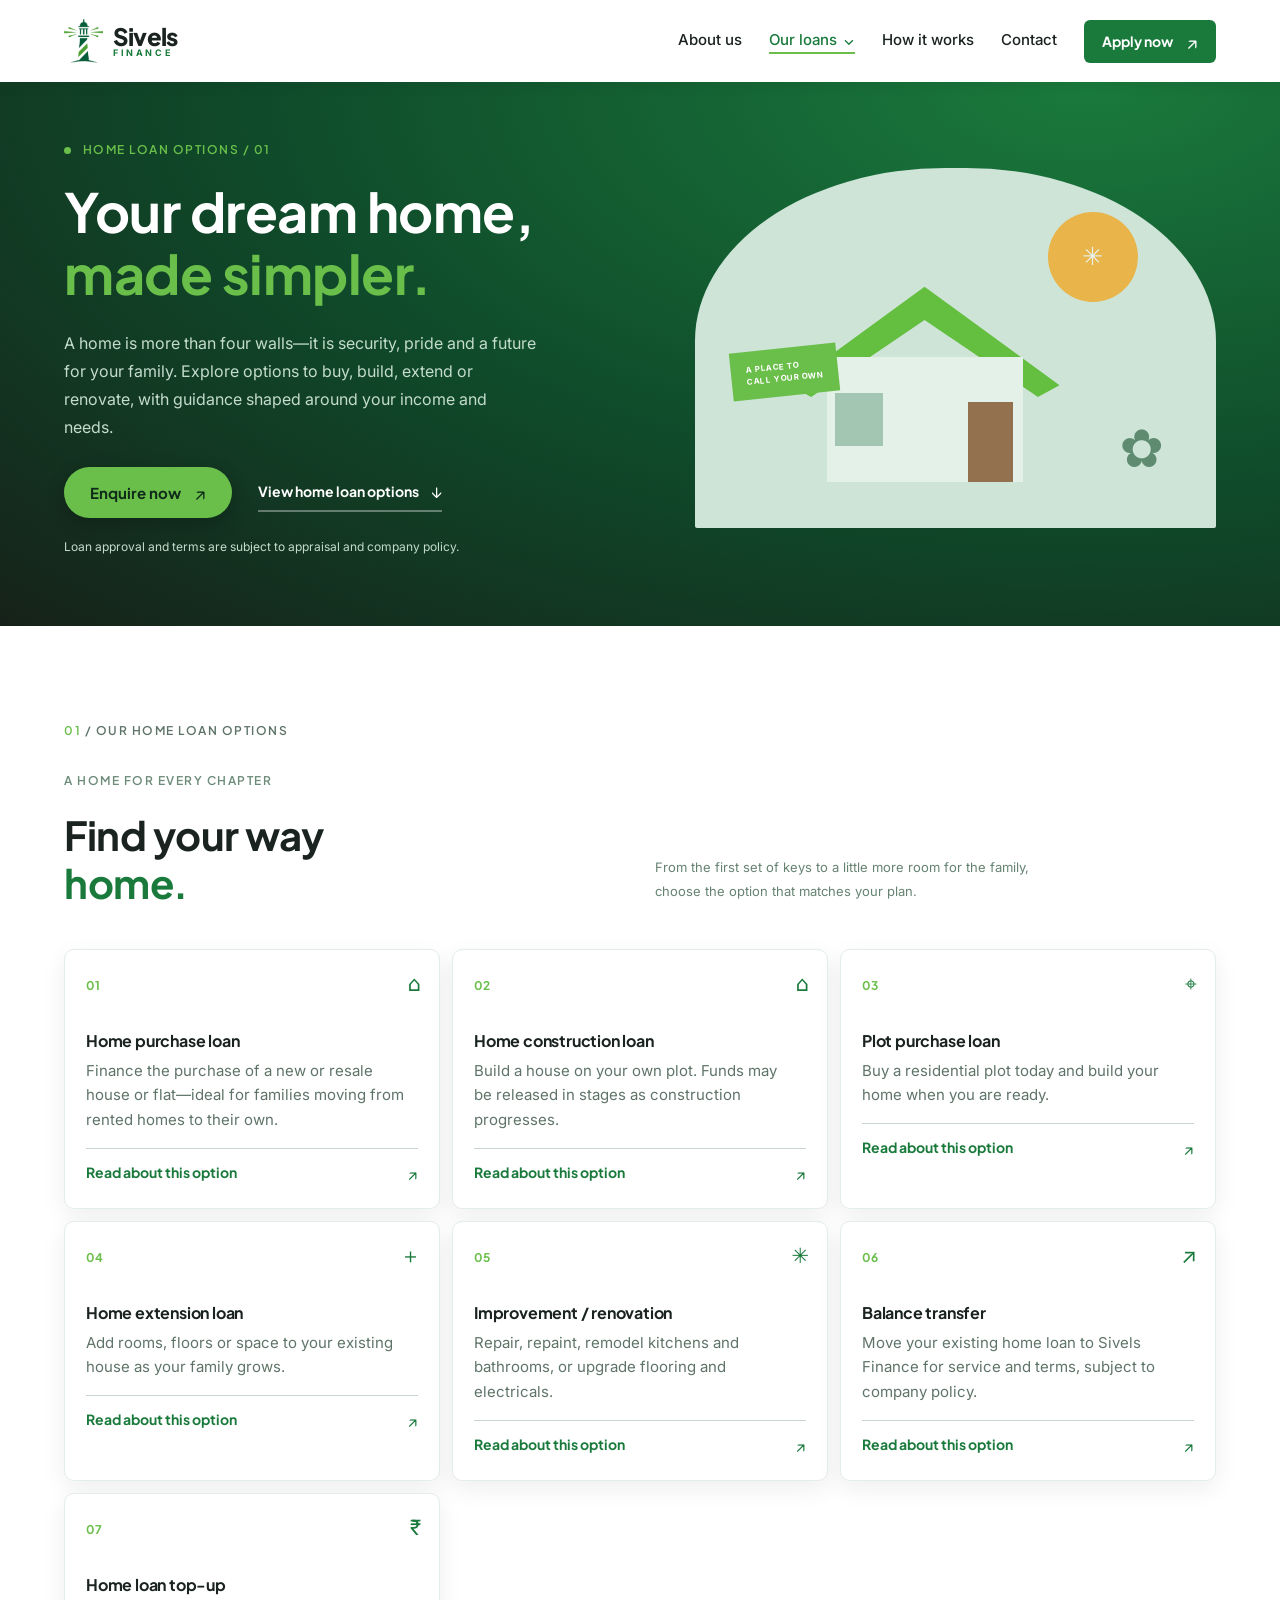
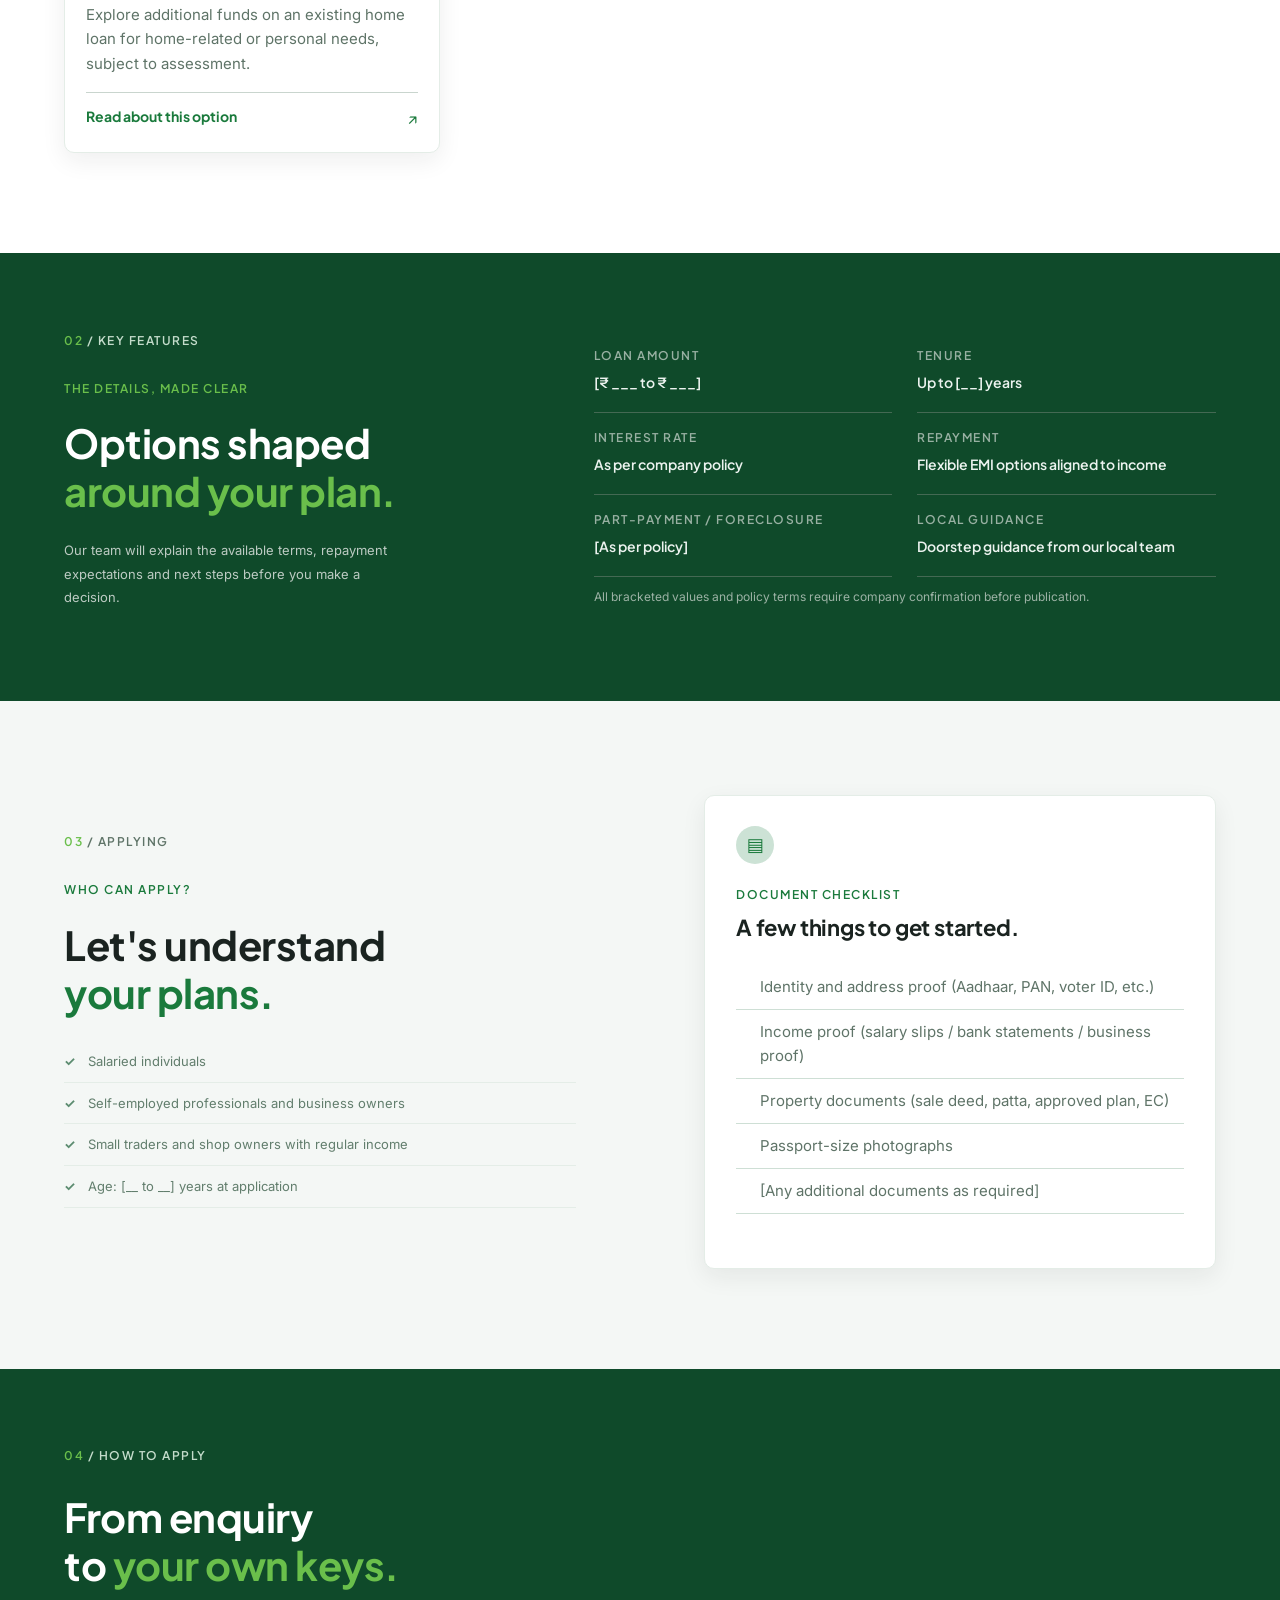
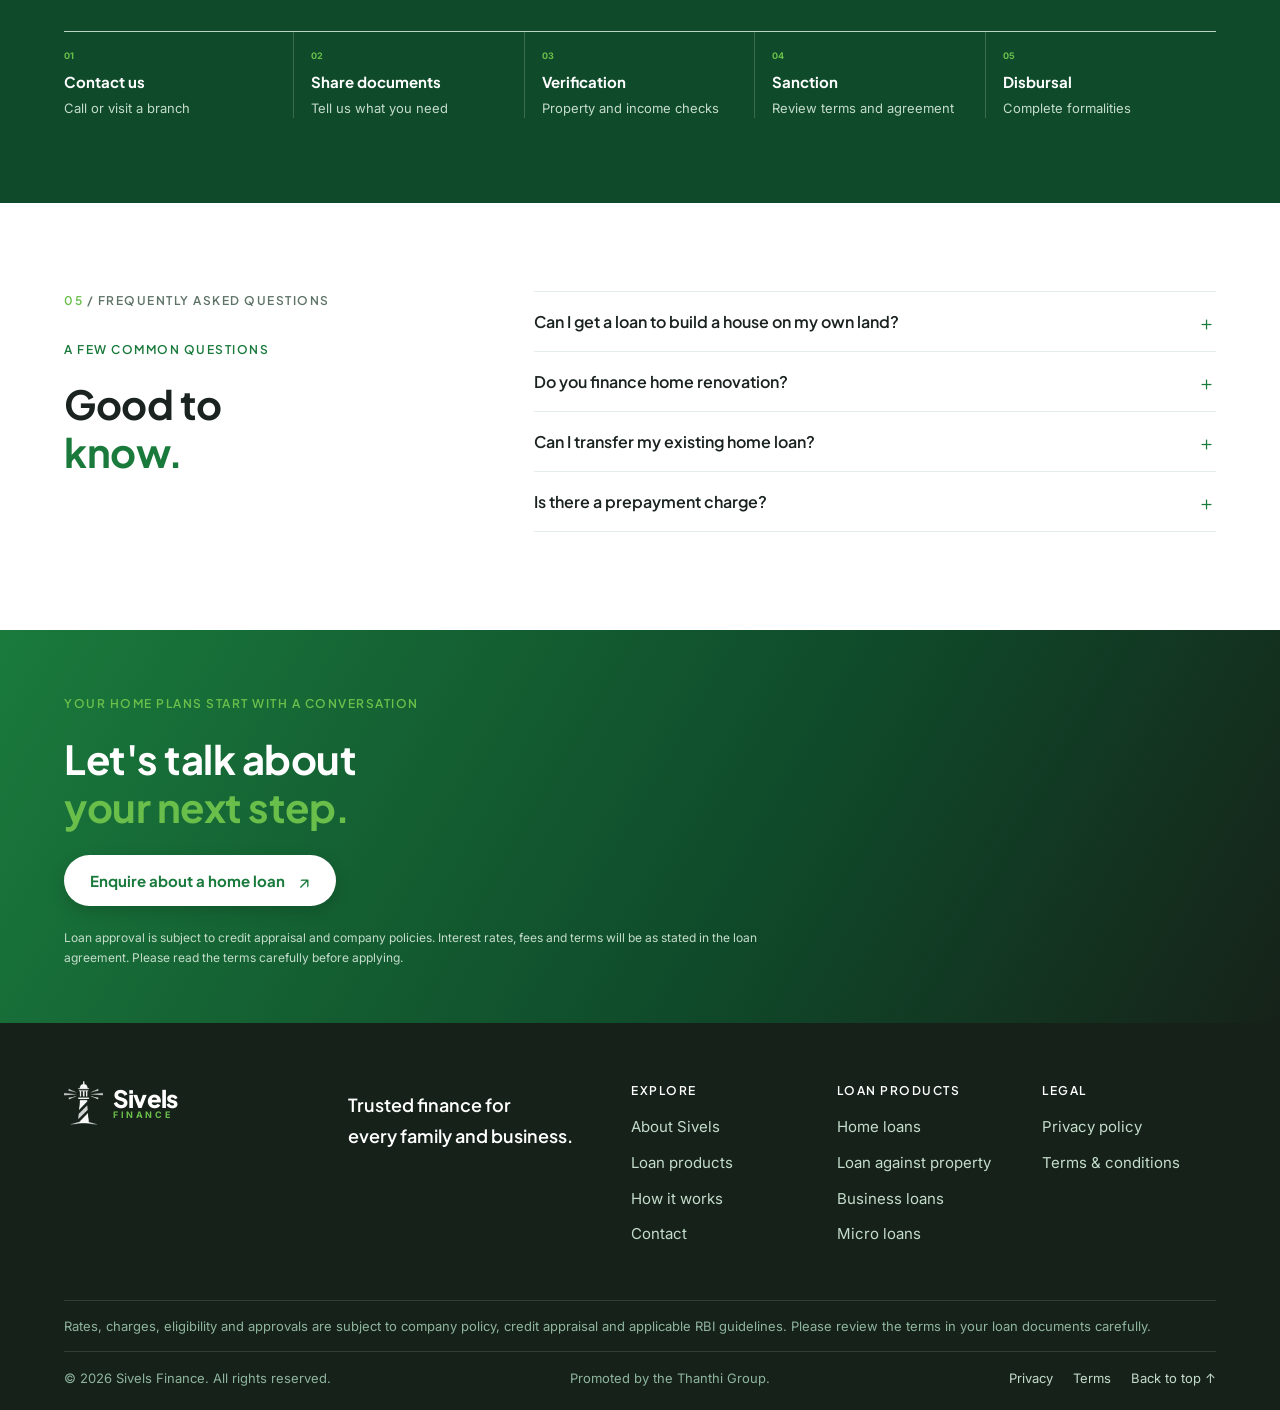
<file: home-loans.html>
<!doctype html><html lang="en"><head><meta charset="utf-8"><meta name="viewport" content="width=device-width, initial-scale=1"><meta name="theme-color" content="#1a7a3c"><meta name="description" content="Sivels Finance home loan options for purchase, construction, plot purchase, extension and renovation."><title>Home Loans — Sivels Finance</title><link rel="preconnect" href="https://fonts.googleapis.com"><link rel="preconnect" href="https://fonts.gstatic.com" crossorigin><link href="https://fonts.googleapis.com/css2?family=Inter:wght@400;500;600;700&amp;family=Plus+Jakarta+Sans:wght@600;700;800&amp;display=swap" rel="stylesheet"><link rel="icon" type="image/png" href="assets/favicon.png"><link rel="stylesheet" href="styles.css?v=20261128"></head><body>
<header class="site-header"><a class="brand" href="index.html" aria-label="Sivels Finance home"><img class="brand-logo" src="assets/sivels-mark.png" alt="" width="34" height="38"><span>Sivels <small>FINANCE</small></span></a><button class="menu-toggle" aria-label="Open navigation" aria-expanded="false"><span></span><span></span></button><nav class="main-nav" aria-label="Main navigation"><a href="about.html">About us</a><div class="nav-dropdown"><a class="active" href="index.html#products">Our loans <span>⌄</span></a><div class="dropdown-menu"><a href="home-loans.html">Home loans</a><a href="loan-against-property.html">Loan against property</a><a href="business-loans.html">Business loans</a><a href="micro-loans.html">Unsecured micro loans</a></div></div><a href="index.html#process">How it works</a><a href="index.html#contact">Contact</a><a class="button button-small" href="index.html#contact">Apply now <span>↗</span></a></nav></header>
<main><section class="product-hero ph-home"><div class="section-wrap product-hero-grid"><div><p class="eyebrow"><span class="eyebrow-dot"></span> HOME LOAN OPTIONS / 01</p><h1>Your dream home,<br><em>made simpler.</em></h1><p>A home is more than four walls—it is security, pride and a future for your family. Explore options to buy, build, extend or renovate, with guidance shaped around your income and needs.</p><div class="hero-actions"><a class="button" href="index.html#contact">Enquire now <span>↗</span></a><a class="text-link" href="#options">View home loan options <span>↓</span></a></div><p class="product-hero-note">Loan approval and terms are subject to appraisal and company policy.</p></div><div class="product-hero-illustration"><div class="ph-sun">✳</div><div class="ph-house"><div></div><i></i><b></b></div><div class="ph-plant">✿</div><span class="ph-label">A PLACE TO<br>CALL YOUR OWN</span></div></div></section>
<section class="product-options section-wrap" id="options"><div class="section-label"><span>01</span> / OUR HOME LOAN OPTIONS</div><div class="product-section-heading"><p class="eyebrow">A HOME FOR EVERY CHAPTER</p><h2>Find your way<br><em>home.</em></h2><p>From the first set of keys to a little more room for the family, choose the option that matches your plan.</p></div><div class="option-grid"><a class="option-tile" href="home-purchase-loan.html"><span>01</span><i>⌂</i><h3>Home purchase loan</h3><p>Finance the purchase of a new or resale house or flat—ideal for families moving from rented homes to their own.</p><b class="learn-link">Read about this option <strong>↗</strong></b></a><a class="option-tile" href="home-construction-loan.html"><span>02</span><i>⌂</i><h3>Home construction loan</h3><p>Build a house on your own plot. Funds may be released in stages as construction progresses.</p><b class="learn-link">Read about this option <strong>↗</strong></b></a><a class="option-tile" href="plot-purchase-loan.html"><span>03</span><i>⌖</i><h3>Plot purchase loan</h3><p>Buy a residential plot today and build your home when you are ready.</p><b class="learn-link">Read about this option <strong>↗</strong></b></a><a class="option-tile" href="home-extension-loan.html"><span>04</span><i>＋</i><h3>Home extension loan</h3><p>Add rooms, floors or space to your existing house as your family grows.</p><b class="learn-link">Read about this option <strong>↗</strong></b></a><a class="option-tile" href="home-improvement-loan.html"><span>05</span><i>✳</i><h3>Improvement / renovation</h3><p>Repair, repaint, remodel kitchens and bathrooms, or upgrade flooring and electricals.</p><b class="learn-link">Read about this option <strong>↗</strong></b></a><a class="option-tile" href="home-loan-balance-transfer.html"><span>06</span><i>↗</i><h3>Balance transfer</h3><p>Move your existing home loan to Sivels Finance for service and terms, subject to company policy.</p><b class="learn-link">Read about this option <strong>↗</strong></b></a><a class="option-tile" href="home-loan-top-up.html"><span>07</span><i>₹</i><h3>Home loan top-up</h3><p>Explore additional funds on an existing home loan for home-related or personal needs, subject to assessment.</p><b class="learn-link">Read about this option <strong>↗</strong></b></a></div></section>
<section class="feature-band"><div class="section-wrap feature-band-grid"><div><div class="section-label light"><span>02</span> / KEY FEATURES</div><p class="eyebrow">THE DETAILS, MADE CLEAR</p><h2>Options shaped<br><em>around your plan.</em></h2><p>Our team will explain the available terms, repayment expectations and next steps before you make a decision.</p></div><div class="feature-facts"><div><small>LOAN AMOUNT</small><b>[₹ ___ to ₹ ___]</b></div><div><small>TENURE</small><b>Up to [__] years</b></div><div><small>INTEREST RATE</small><b>As per company policy</b></div><div><small>REPAYMENT</small><b>Flexible EMI options aligned to income</b></div><div><small>PART-PAYMENT / FORECLOSURE</small><b>[As per policy]</b></div><div><small>LOCAL GUIDANCE</small><b>Doorstep guidance from our local team</b></div><p class="placeholder-note">All bracketed values and policy terms require company confirmation before publication.</p></div></div></section>
<section class="eligibility-section section-wrap"><div class="eligibility-copy"><div class="section-label"><span>03</span> / APPLYING</div><p class="eyebrow">WHO CAN APPLY?</p><h2>Let's understand<br><em>your plans.</em></h2><ul class="check-list"><li>Salaried individuals</li><li>Self-employed professionals and business owners</li><li>Small traders and shop owners with regular income</li><li>Age: [__ to __] years at application</li></ul></div><div class="document-card"><span class="doc-icon">▤</span><p class="eyebrow">DOCUMENT CHECKLIST</p><h3>A few things to get started.</h3><ul><li>Identity and address proof (Aadhaar, PAN, voter ID, etc.)</li><li>Income proof (salary slips / bank statements / business proof)</li><li>Property documents (sale deed, patta, approved plan, EC)</li><li>Passport-size photographs</li><li>[Any additional documents as required]</li></ul></div></section>
<section class="steps-mini"><div class="section-wrap"><div class="section-label light"><span>04</span> / HOW TO APPLY</div><h2>From enquiry<br>to <em>your own keys.</em></h2><div class="mini-steps"><div><span>01</span><b>Contact us</b><small>Call or visit a branch</small></div><div><span>02</span><b>Share documents</b><small>Tell us what you need</small></div><div><span>03</span><b>Verification</b><small>Property and income checks</small></div><div><span>04</span><b>Sanction</b><small>Review terms and agreement</small></div><div><span>05</span><b>Disbursal</b><small>Complete formalities</small></div></div></div></section>
<section class="faq-section section-wrap"><div><div class="section-label"><span>05</span> / FREQUENTLY ASKED QUESTIONS</div><p class="eyebrow">A FEW COMMON QUESTIONS</p><h2>Good to<br><em>know.</em></h2></div><div class="faq-list"><details><summary>Can I get a loan to build a house on my own land?<span>＋</span></summary><p>Yes. A Home Construction Loan is intended for this, subject to clear title, required approvals, eligibility and company policy.</p></details><details><summary>Do you finance home renovation?<span>＋</span></summary><p>Home Improvement / Renovation finance may cover repairs, upgrades and extensions, subject to assessment.</p></details><details><summary>Can I transfer my existing home loan?<span>＋</span></summary><p>Balance transfer is available subject to eligibility and company policy.</p></details><details><summary>Is there a prepayment charge?<span>＋</span></summary><p>[Please confirm the prepayment and foreclosure policy with the company.]</p></details></div></section>
<section class="product-cta"><div class="section-wrap"><p class="eyebrow">YOUR HOME PLANS START WITH A CONVERSATION</p><h2>Let's talk about<br><em>your next step.</em></h2><a class="button button-light" href="index.html#contact">Enquire about a home loan <span>↗</span></a><p>Loan approval is subject to credit appraisal and company policies. Interest rates, fees and terms will be as stated in the loan agreement. Please read the terms carefully before applying.</p></div></section></main>
<footer class="site-footer"><div class="footer-main"><a class="brand brand-footer" href="index.html" aria-label="Sivels Finance home"><img class="brand-logo" src="assets/sivels-mark-white.png" alt="" width="34" height="38"><span>Sivels <small>FINANCE</small></span></a><p>Trusted finance for<br>every family and business.</p><div class="footer-links"><div><small>EXPLORE</small><a href="about.html">About Sivels</a><a href="index.html#products">Loan products</a><a href="index.html#process">How it works</a><a href="index.html#contact">Contact</a></div><div><small>LOAN PRODUCTS</small><a href="home-loans.html">Home loans</a><a href="loan-against-property.html">Loan against property</a><a href="business-loans.html">Business loans</a><a href="micro-loans.html">Micro loans</a></div><div><small>LEGAL</small><a href="privacy.html">Privacy policy</a><a href="terms.html">Terms &amp; conditions</a></div></div></div><div class="footer-disclaimer">Rates, charges, eligibility and approvals are subject to company policy, credit appraisal and applicable RBI guidelines. Please review the terms in your loan documents carefully.</div><div class="footer-bottom"><span>© <span id="year"></span> Sivels Finance. All rights reserved.</span><span>Promoted by the Thanthi Group.</span><span class="footer-legal"><a href="privacy.html">Privacy</a><a href="terms.html">Terms</a><a href="#">Back to top ↑</a></span></div></footer><script src="script.js?v=20261128b"></script></body></html>
</file>
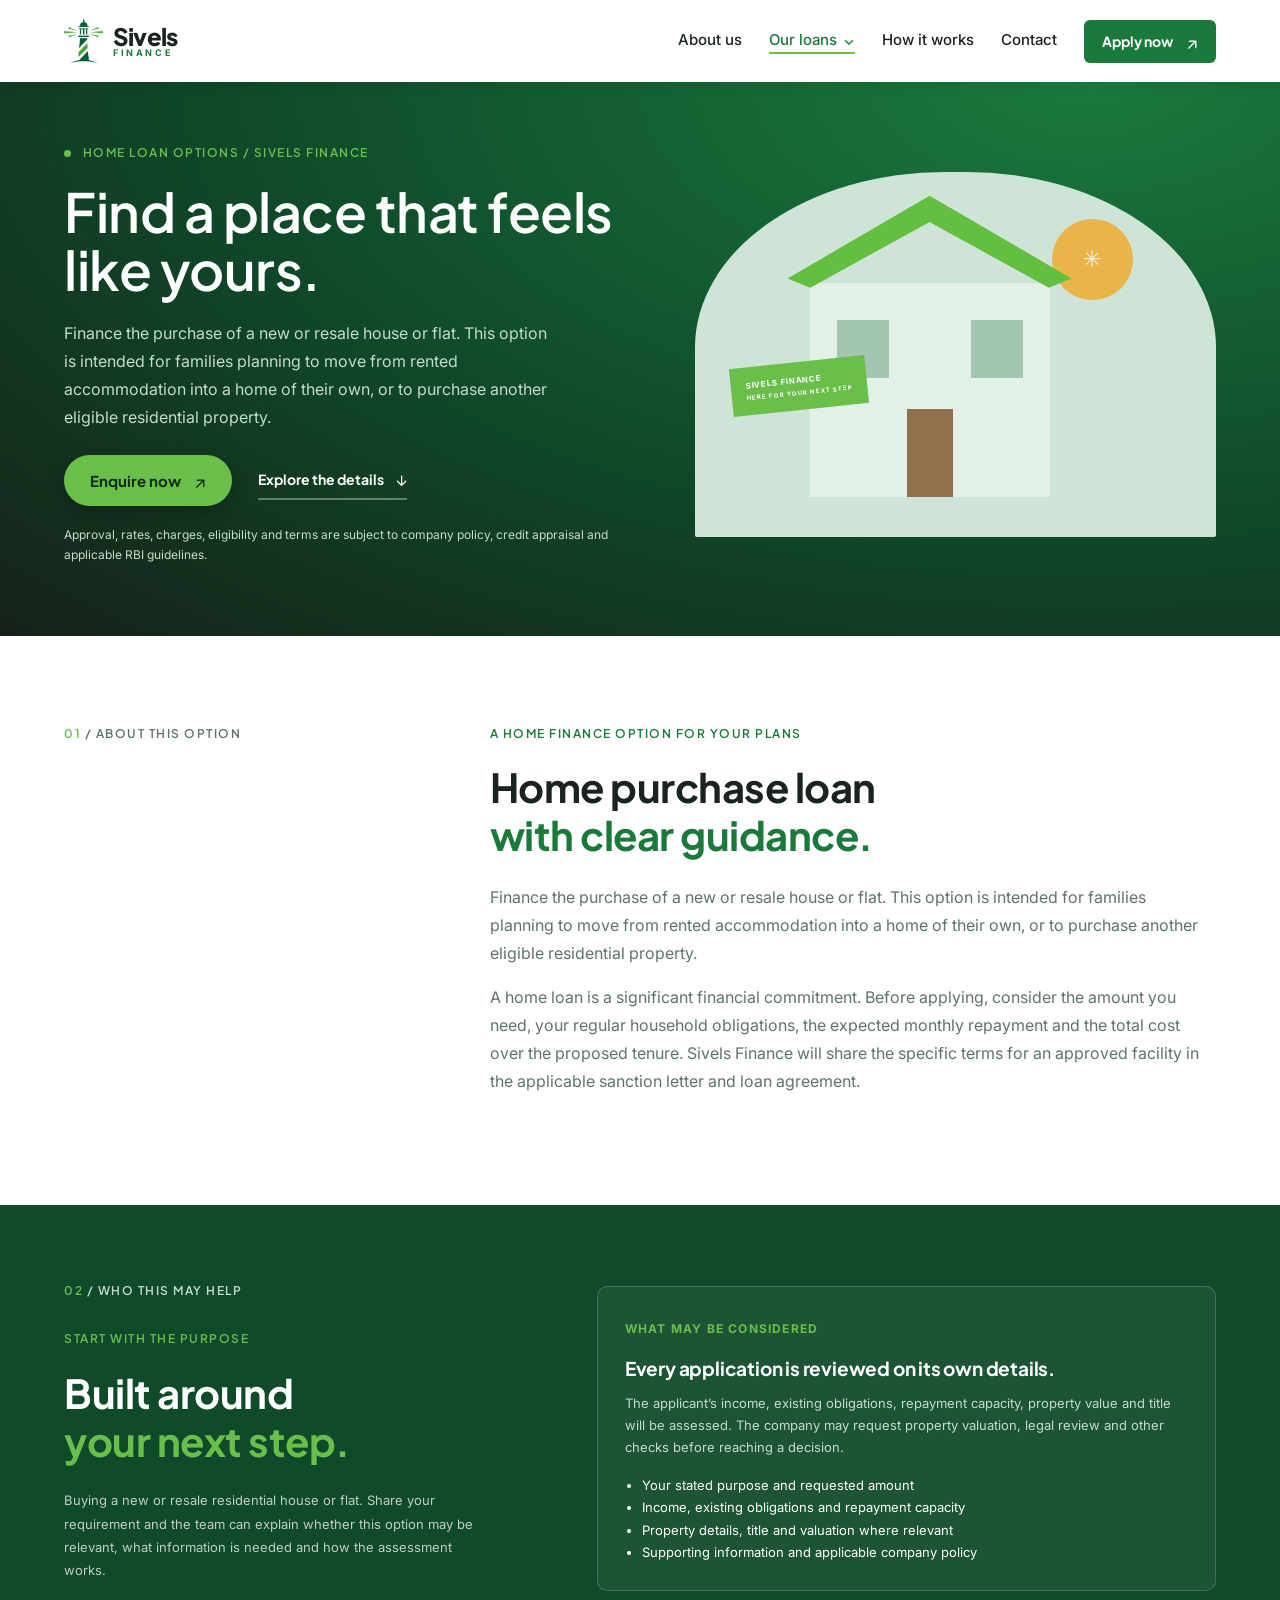
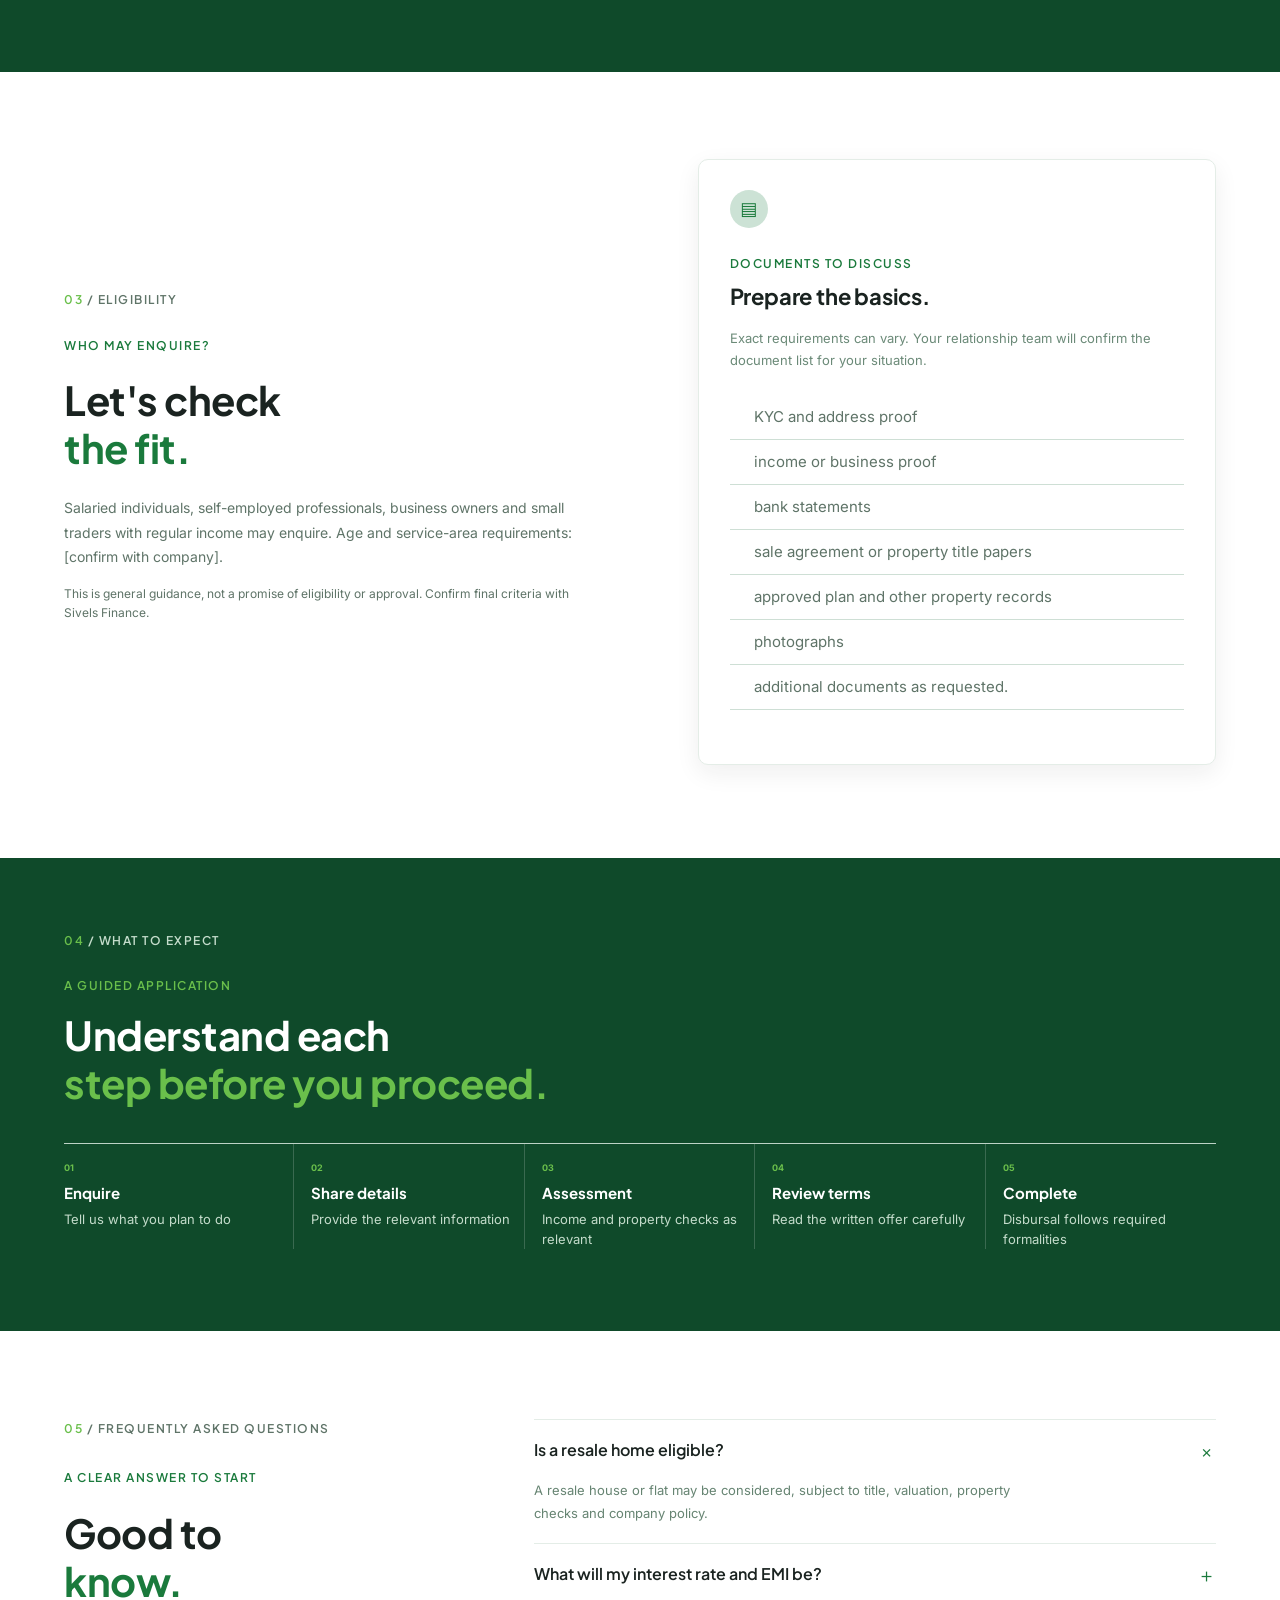
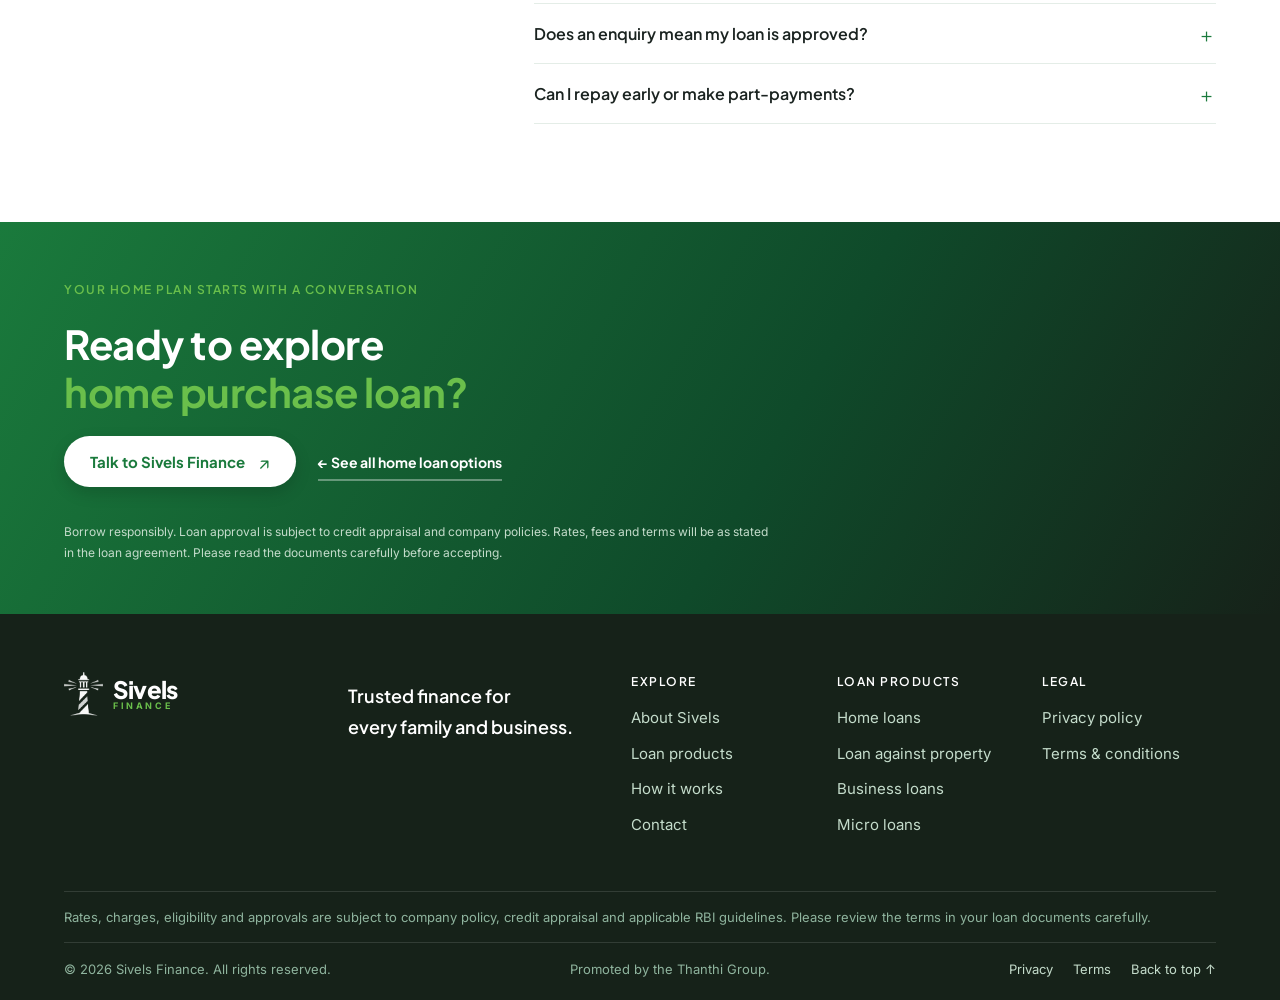
<file: home-purchase-loan.html>
<!doctype html><html lang="en"><head><meta charset="utf-8"><meta name="viewport" content="width=device-width, initial-scale=1"><meta name="theme-color" content="#1a7a3c"><link rel="preconnect" href="https://fonts.googleapis.com"><link rel="preconnect" href="https://fonts.gstatic.com" crossorigin><link href="https://fonts.googleapis.com/css2?family=Inter:wght@400;500;600;700&amp;family=Plus+Jakarta+Sans:wght@600;700;800&amp;display=swap" rel="stylesheet"><link rel="icon" type="image/png" href="assets/favicon.png"><link rel="stylesheet" href="styles.css?v=20261128"><title>Home purchase loan — Sivels Finance</title><meta name="description" content="Learn about Sivels Finance home purchase loan option, eligibility, process and documentation."></head><body><header class="site-header"><a class="brand" href="index.html" aria-label="Sivels Finance home"><img class="brand-logo" src="assets/sivels-mark.png" alt="" width="34" height="38"><span>Sivels <small>FINANCE</small></span></a><button class="menu-toggle" aria-label="Open navigation" aria-expanded="false"><span></span><span></span></button><nav class="main-nav" aria-label="Main navigation"><a href="about.html">About us</a><div class="nav-dropdown"><a class="active" href="index.html#products">Our loans <span>⌄</span></a><div class="dropdown-menu"><a href="home-loans.html">Home loans</a><a href="loan-against-property.html">Loan against property</a><a href="business-loans.html">Business loans</a><a href="micro-loans.html">Unsecured micro loans</a></div></div><a href="index.html#process">How it works</a><a href="index.html#contact">Contact</a><a class="button button-small" href="index.html#contact">Apply now <span>↗</span></a></nav></header><main><section class="variant-hero"><div class="section-wrap variant-hero-grid"><div><p class="eyebrow"><span class="eyebrow-dot"></span> HOME LOAN OPTIONS / SIVELS FINANCE</p><h1>Find a place that feels like yours.</h1><p>Finance the purchase of a new or resale house or flat. This option is intended for families planning to move from rented accommodation into a home of their own, or to purchase another eligible residential property.</p><div class="hero-actions"><a class="button" href="index.html#contact">Enquire now <span>↗</span></a><a class="text-link" href="#details">Explore the details <span>↓</span></a></div><p class="product-hero-note">Approval, rates, charges, eligibility and terms are subject to company policy, credit appraisal and applicable RBI guidelines.</p></div><div class="variant-illustration"><div class="variant-sun">✳</div><div class="variant-home"><i></i><b></b><span></span></div><div class="variant-label">SIVELS FINANCE<br><small>HERE FOR YOUR NEXT STEP</small></div></div></div></section><section class="variant-intro section-wrap" id="details"><div class="section-label"><span>01</span> / ABOUT THIS OPTION</div><div><p class="eyebrow">A HOME FINANCE OPTION FOR YOUR PLANS</p><h2>Home purchase loan<br><em>with clear guidance.</em></h2><p class="body-copy">Finance the purchase of a new or resale house or flat. This option is intended for families planning to move from rented accommodation into a home of their own, or to purchase another eligible residential property.</p><p class="body-copy">A home loan is a significant financial commitment. Before applying, consider the amount you need, your regular household obligations, the expected monthly repayment and the total cost over the proposed tenure. Sivels Finance will share the specific terms for an approved facility in the applicable sanction letter and loan agreement.</p></div></section><section class="variant-detail"><div class="section-wrap variant-detail-grid"><div><div class="section-label light"><span>02</span> / WHO THIS MAY HELP</div><p class="eyebrow">START WITH THE PURPOSE</p><h2>Built around<br><em>your next step.</em></h2><p>Buying a new or resale residential house or flat. Share your requirement and the team can explain whether this option may be relevant, what information is needed and how the assessment works.</p></div><div class="variant-detail-card"><span>WHAT MAY BE CONSIDERED</span><h3>Every application is reviewed on its own details.</h3><p>The applicant’s income, existing obligations, repayment capacity, property value and title will be assessed. The company may request property valuation, legal review and other checks before reaching a decision.</p><ul><li>Your stated purpose and requested amount</li><li>Income, existing obligations and repayment capacity</li><li>Property details, title and valuation where relevant</li><li>Supporting information and applicable company policy</li></ul></div></div></section><section class="variant-eligibility section-wrap"><div><div class="section-label"><span>03</span> / ELIGIBILITY</div><p class="eyebrow">WHO MAY ENQUIRE?</p><h2>Let's check<br><em>the fit.</em></h2><p class="body-copy">Salaried individuals, self-employed professionals, business owners and small traders with regular income may enquire. Age and service-area requirements: [confirm with company].</p><p class="placeholder-note">This is general guidance, not a promise of eligibility or approval. Confirm final criteria with Sivels Finance.</p></div><div class="document-card"><span class="doc-icon">▤</span><p class="eyebrow">DOCUMENTS TO DISCUSS</p><h3>Prepare the basics.</h3><p class="doc-intro">Exact requirements can vary. Your relationship team will confirm the document list for your situation.</p><ul><li>KYC and address proof</li><li>income or business proof</li><li>bank statements</li><li>sale agreement or property title papers</li><li>approved plan and other property records</li><li>photographs</li><li>additional documents as requested.</li></ul></div></section><section class="variant-process"><div class="section-wrap"><div class="section-label light"><span>04</span> / WHAT TO EXPECT</div><p class="eyebrow">A GUIDED APPLICATION</p><h2>Understand each<br><em>step before you proceed.</em></h2><div class="mini-steps"><div><span>01</span><b>Enquire</b><small>Tell us what you plan to do</small></div><div><span>02</span><b>Share details</b><small>Provide the relevant information</small></div><div><span>03</span><b>Assessment</b><small>Income and property checks as relevant</small></div><div><span>04</span><b>Review terms</b><small>Read the written offer carefully</small></div><div><span>05</span><b>Complete</b><small>Disbursal follows required formalities</small></div></div></div></section><section class="faq-section section-wrap"><div><div class="section-label"><span>05</span> / FREQUENTLY ASKED QUESTIONS</div><p class="eyebrow">A CLEAR ANSWER TO START</p><h2>Good to<br><em>know.</em></h2></div><div class="faq-list"><details open><summary>Is a resale home eligible?<span>＋</span></summary><p>A resale house or flat may be considered, subject to title, valuation, property checks and company policy.</p></details><details><summary>What will my interest rate and EMI be?<span>＋</span></summary><p>Rates, charges, amount and repayment schedule depend on company policy and assessment. Review the annualized rate, total charges and repayment schedule in the written offer and loan agreement before accepting.</p></details><details><summary>Does an enquiry mean my loan is approved?<span>＋</span></summary><p>No. Enquiry is an initial conversation only. Any application is subject to eligibility, verification, credit appraisal and formal approval by Sivels Finance.</p></details><details><summary>Can I repay early or make part-payments?<span>＋</span></summary><p>[Please confirm the applicable part-payment and foreclosure policy with Sivels Finance.] The specific terms will be set out in your loan documents.</p></details></div></section><section class="variant-cta"><div class="section-wrap"><p class="eyebrow">YOUR HOME PLAN STARTS WITH A CONVERSATION</p><h2>Ready to explore<br><em>home purchase loan?</em></h2><a class="button button-light" href="index.html#contact">Talk to Sivels Finance <span>↗</span></a><a class="text-link variant-back" href="home-loans.html">← See all home loan options</a><p>Borrow responsibly. Loan approval is subject to credit appraisal and company policies. Rates, fees and terms will be as stated in the loan agreement. Please read the documents carefully before accepting.</p></div></section></main><footer class="site-footer"><div class="footer-main"><a class="brand brand-footer" href="index.html" aria-label="Sivels Finance home"><img class="brand-logo" src="assets/sivels-mark-white.png" alt="" width="34" height="38"><span>Sivels <small>FINANCE</small></span></a><p>Trusted finance for<br>every family and business.</p><div class="footer-links"><div><small>EXPLORE</small><a href="about.html">About Sivels</a><a href="index.html#products">Loan products</a><a href="index.html#process">How it works</a><a href="index.html#contact">Contact</a></div><div><small>LOAN PRODUCTS</small><a href="home-loans.html">Home loans</a><a href="loan-against-property.html">Loan against property</a><a href="business-loans.html">Business loans</a><a href="micro-loans.html">Micro loans</a></div><div><small>LEGAL</small><a href="privacy.html">Privacy policy</a><a href="terms.html">Terms &amp; conditions</a></div></div></div><div class="footer-disclaimer">Rates, charges, eligibility and approvals are subject to company policy, credit appraisal and applicable RBI guidelines. Please review the terms in your loan documents carefully.</div><div class="footer-bottom"><span>© <span id="year"></span> Sivels Finance. All rights reserved.</span><span>Promoted by the Thanthi Group.</span><span class="footer-legal"><a href="privacy.html">Privacy</a><a href="terms.html">Terms</a><a href="#">Back to top ↑</a></span></div></footer><script src="script.js?v=20261128b"></script></body></html>
</file>
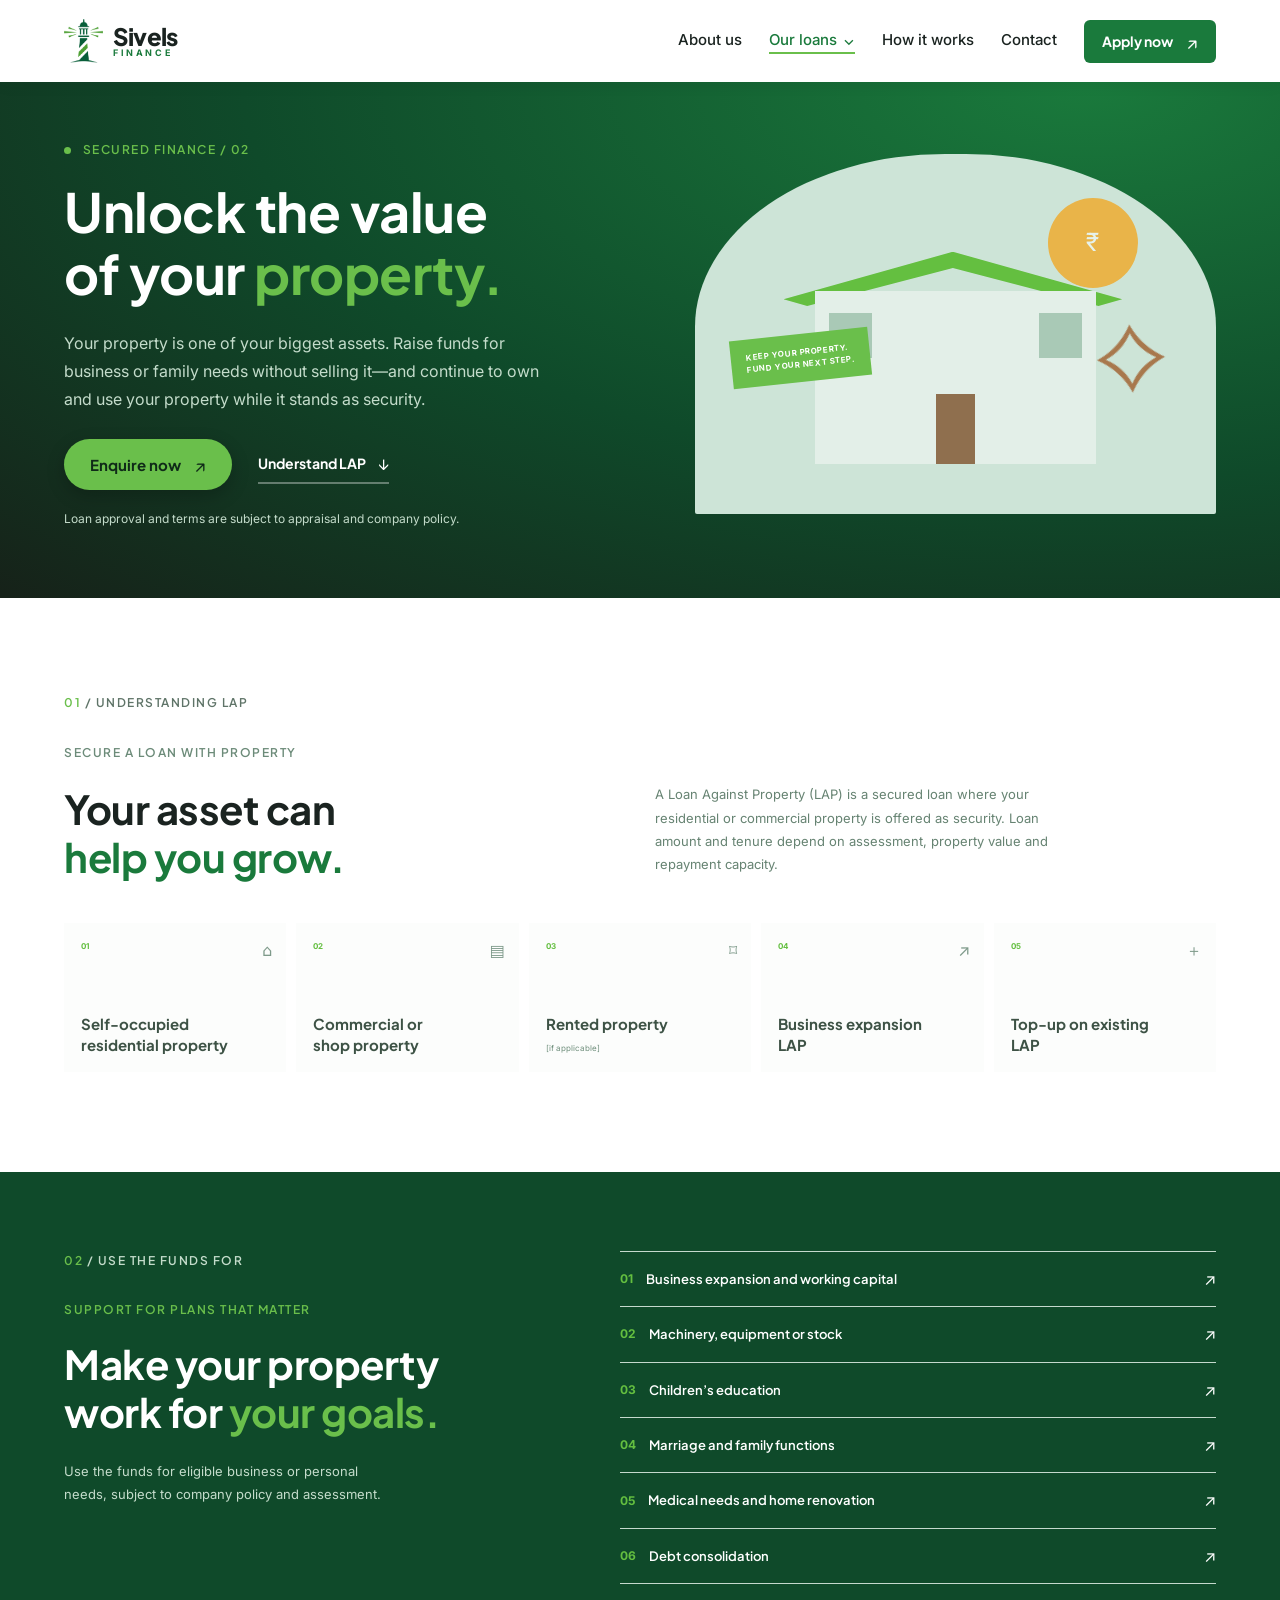
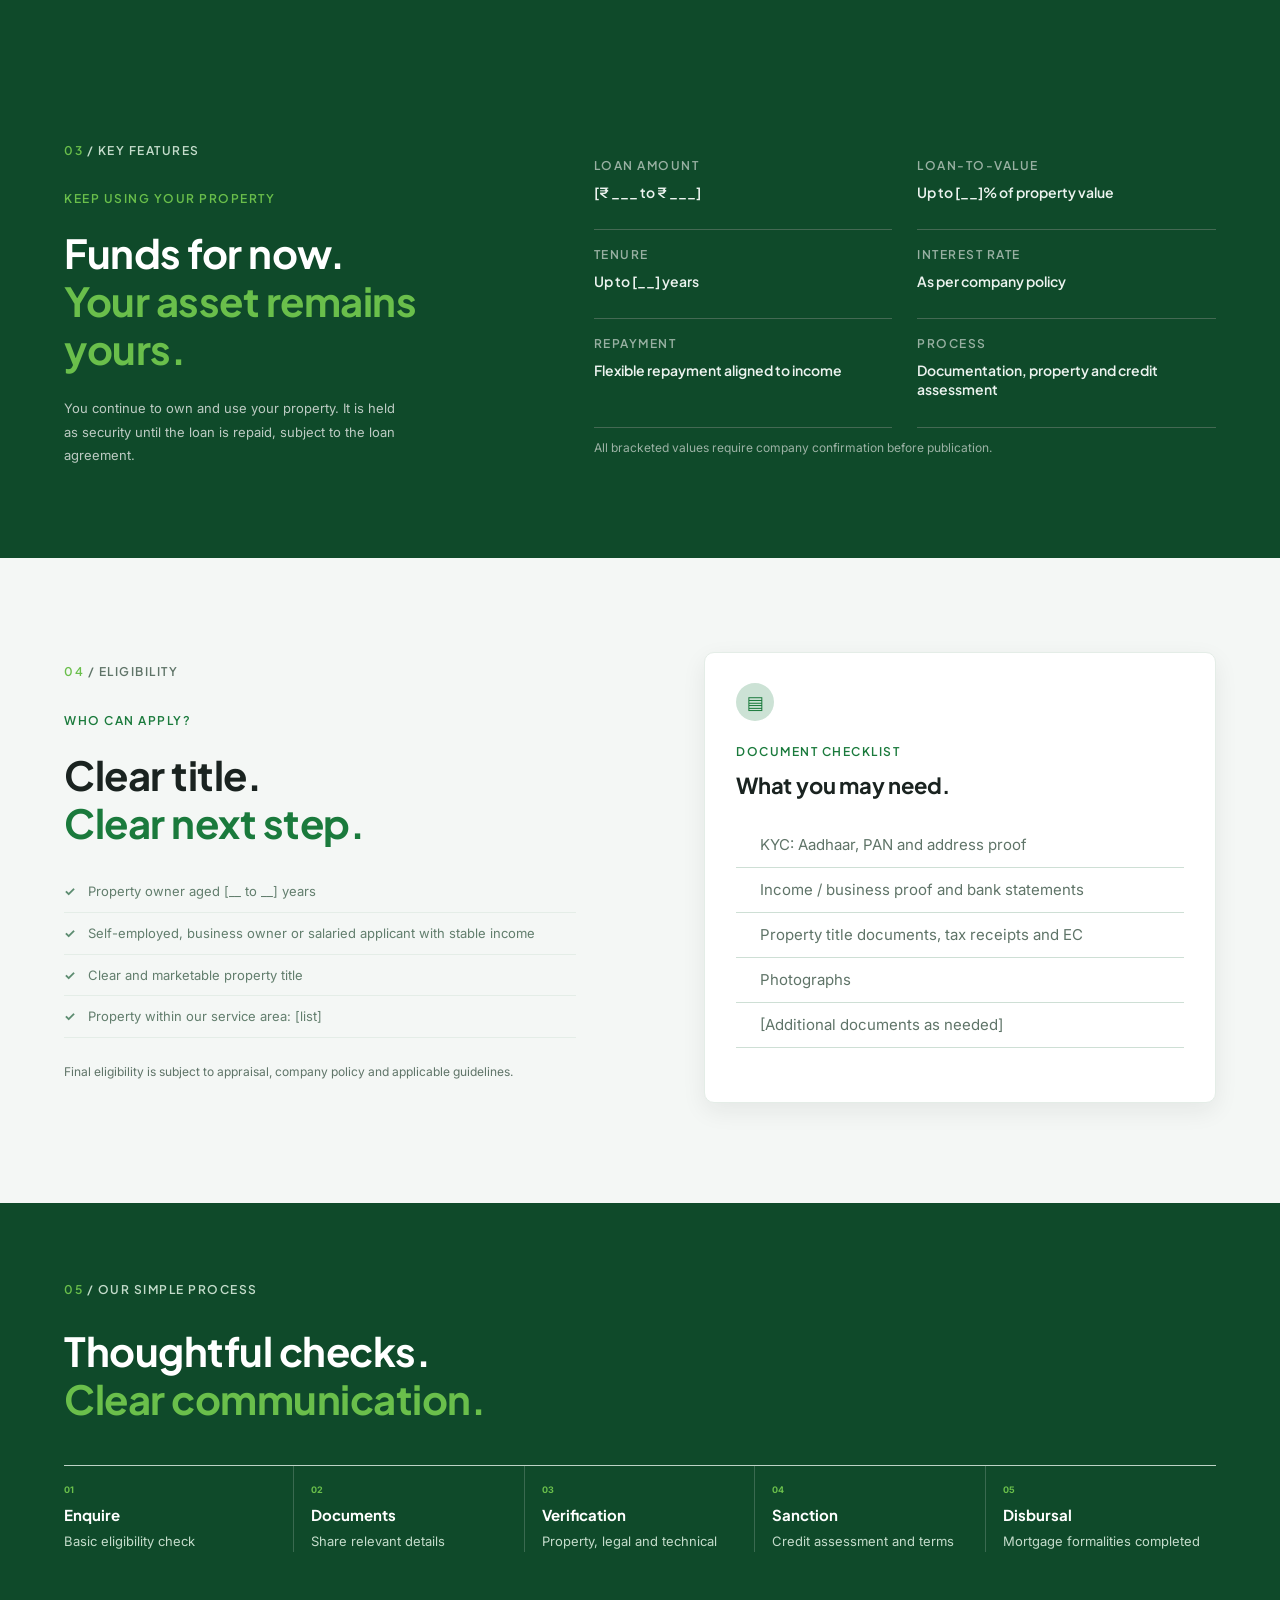
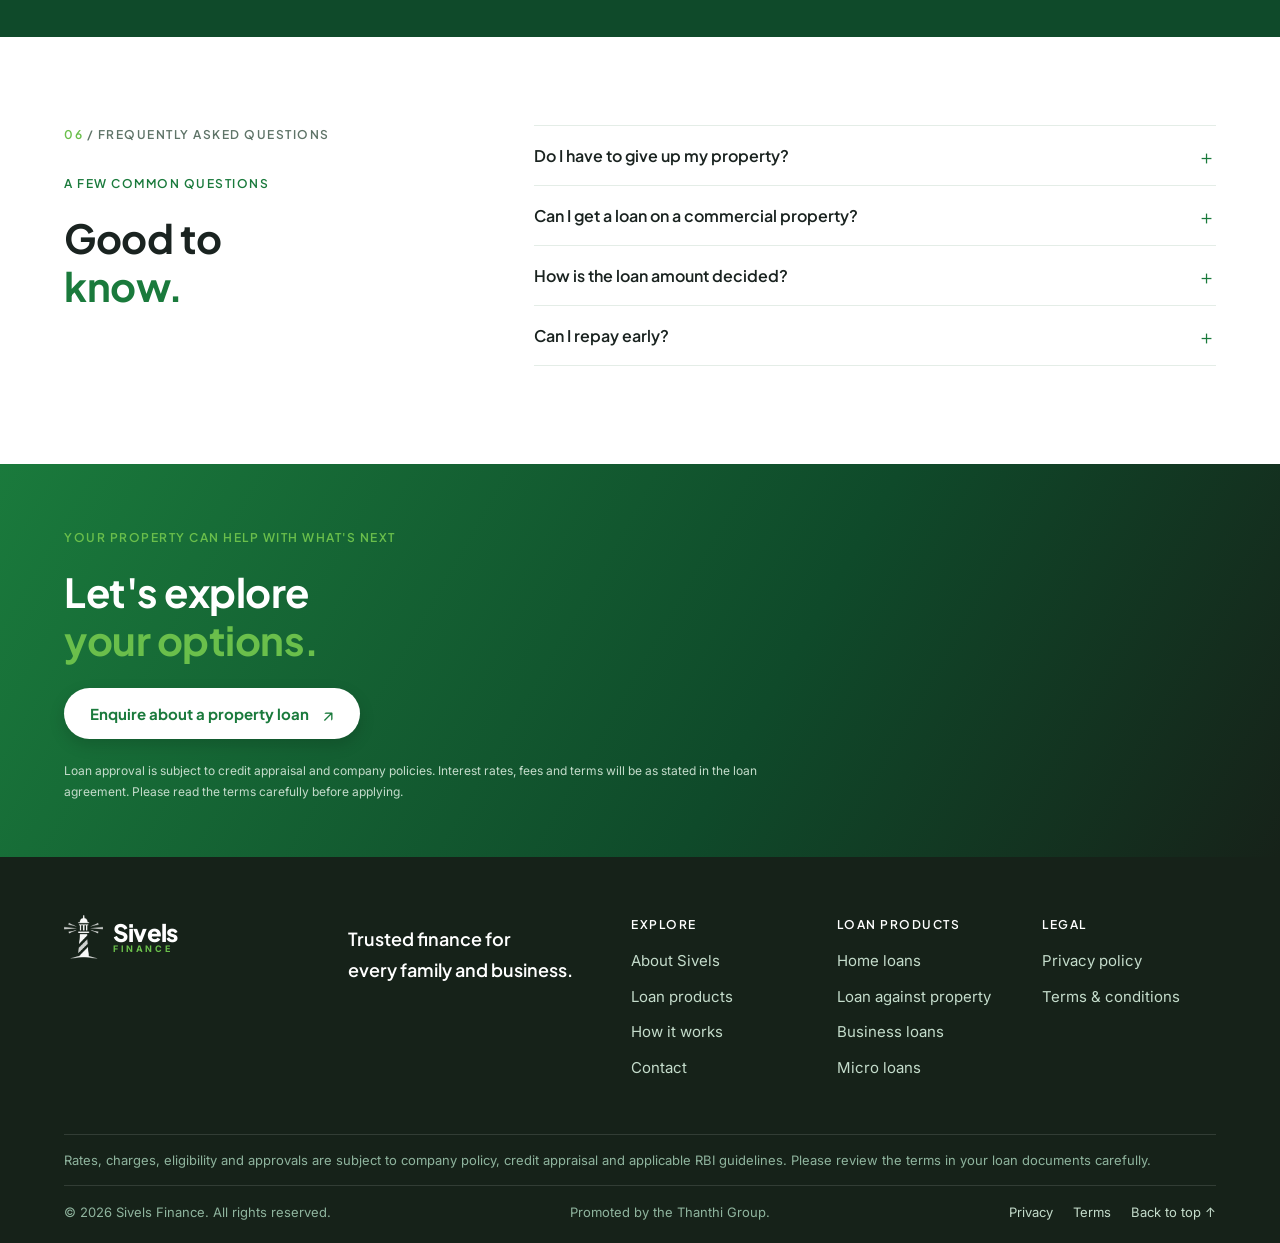
<file: loan-against-property.html>
<!doctype html><html lang="en"><head><meta charset="utf-8"><meta name="viewport" content="width=device-width, initial-scale=1"><meta name="theme-color" content="#1a7a3c"><meta name="description" content="Loan against property from Sivels Finance for business and family needs."><title>Loan Against Property — Sivels Finance</title><link rel="preconnect" href="https://fonts.googleapis.com"><link rel="preconnect" href="https://fonts.gstatic.com" crossorigin><link href="https://fonts.googleapis.com/css2?family=Inter:wght@400;500;600;700&amp;family=Plus+Jakarta+Sans:wght@600;700;800&amp;display=swap" rel="stylesheet"><link rel="icon" type="image/png" href="assets/favicon.png"><link rel="stylesheet" href="styles.css?v=20261128"></head><body>
<header class="site-header"><a class="brand" href="index.html" aria-label="Sivels Finance home"><img class="brand-logo" src="assets/sivels-mark.png" alt="" width="34" height="38"><span>Sivels <small>FINANCE</small></span></a><button class="menu-toggle" aria-label="Open navigation" aria-expanded="false"><span></span><span></span></button><nav class="main-nav" aria-label="Main navigation"><a href="about.html">About us</a><div class="nav-dropdown"><a class="active" href="index.html#products">Our loans <span>⌄</span></a><div class="dropdown-menu"><a href="home-loans.html">Home loans</a><a href="loan-against-property.html">Loan against property</a><a href="business-loans.html">Business loans</a><a href="micro-loans.html">Unsecured micro loans</a></div></div><a href="index.html#process">How it works</a><a href="index.html#contact">Contact</a><a class="button button-small" href="index.html#contact">Apply now <span>↗</span></a></nav></header>
<main><section class="product-hero ph-lap"><div class="section-wrap product-hero-grid"><div><p class="eyebrow"><span class="eyebrow-dot"></span> SECURED FINANCE / 02</p><h1>Unlock the value<br>of your <em>property.</em></h1><p>Your property is one of your biggest assets. Raise funds for business or family needs without selling it—and continue to own and use your property while it stands as security.</p><div class="hero-actions"><a class="button" href="index.html#contact">Enquire now <span>↗</span></a><a class="text-link" href="#features">Understand LAP <span>↓</span></a></div><p class="product-hero-note">Loan approval and terms are subject to appraisal and company policy.</p></div><div class="product-hero-illustration lap-hero-art"><div class="ph-sun">₹</div><div class="ph-property"><div class="property-roof"></div><div class="property-main"><i></i><i></i><b></b></div></div><div class="lap-hero-key">⌑</div><span class="ph-label">KEEP YOUR PROPERTY.<br>FUND YOUR NEXT STEP.</span></div></div></section>
<section class="product-options section-wrap" id="features"><div class="section-label"><span>01</span> / UNDERSTANDING LAP</div><div class="product-section-heading"><p class="eyebrow">SECURE A LOAN WITH PROPERTY</p><h2>Your asset can<br><em>help you grow.</em></h2><p>A Loan Against Property (LAP) is a secured loan where your residential or commercial property is offered as security. Loan amount and tenure depend on assessment, property value and repayment capacity.</p></div><div class="lap-types"><div><span>01</span><b>Self-occupied<br>residential property</b><i>⌂</i></div><div><span>02</span><b>Commercial or<br>shop property</b><i>▤</i></div><div><span>03</span><b>Rented property<br><small>[if applicable]</small></b><i>⌑</i></div><div><span>04</span><b>Business expansion<br>LAP</b><i>↗</i></div><div><span>05</span><b>Top-up on existing<br>LAP</b><i>＋</i></div></div></section>
<section class="use-funds-section"><div class="section-wrap use-funds-grid"><div><div class="section-label light"><span>02</span> / USE THE FUNDS FOR</div><p class="eyebrow">SUPPORT FOR PLANS THAT MATTER</p><h2>Make your property<br>work for <em>your goals.</em></h2><p>Use the funds for eligible business or personal needs, subject to company policy and assessment.</p></div><div class="funds-list"><div><span>01</span><b>Business expansion and working capital</b><i>↗</i></div><div><span>02</span><b>Machinery, equipment or stock</b><i>↗</i></div><div><span>03</span><b>Children’s education</b><i>↗</i></div><div><span>04</span><b>Marriage and family functions</b><i>↗</i></div><div><span>05</span><b>Medical needs and home renovation</b><i>↗</i></div><div><span>06</span><b>Debt consolidation</b><i>↗</i></div></div></div></section>
<section class="feature-band"><div class="section-wrap feature-band-grid"><div><div class="section-label light"><span>03</span> / KEY FEATURES</div><p class="eyebrow">KEEP USING YOUR PROPERTY</p><h2>Funds for now.<br><em>Your asset remains yours.</em></h2><p>You continue to own and use your property. It is held as security until the loan is repaid, subject to the loan agreement.</p></div><div class="feature-facts"><div><small>LOAN AMOUNT</small><b>[₹ ___ to ₹ ___]</b></div><div><small>LOAN-TO-VALUE</small><b>Up to [__]% of property value</b></div><div><small>TENURE</small><b>Up to [__] years</b></div><div><small>INTEREST RATE</small><b>As per company policy</b></div><div><small>REPAYMENT</small><b>Flexible repayment aligned to income</b></div><div><small>PROCESS</small><b>Documentation, property and credit assessment</b></div><p class="placeholder-note">All bracketed values require company confirmation before publication.</p></div></div></section>
<section class="eligibility-section section-wrap"><div class="eligibility-copy"><div class="section-label"><span>04</span> / ELIGIBILITY</div><p class="eyebrow">WHO CAN APPLY?</p><h2>Clear title.<br><em>Clear next step.</em></h2><ul class="check-list"><li>Property owner aged [__ to __] years</li><li>Self-employed, business owner or salaried applicant with stable income</li><li>Clear and marketable property title</li><li>Property within our service area: [list]</li></ul><p class="placeholder-note">Final eligibility is subject to appraisal, company policy and applicable guidelines.</p></div><div class="document-card"><span class="doc-icon">▤</span><p class="eyebrow">DOCUMENT CHECKLIST</p><h3>What you may need.</h3><ul><li>KYC: Aadhaar, PAN and address proof</li><li>Income / business proof and bank statements</li><li>Property title documents, tax receipts and EC</li><li>Photographs</li><li>[Additional documents as needed]</li></ul></div></section>
<section class="steps-mini"><div class="section-wrap"><div class="section-label light"><span>05</span> / OUR SIMPLE PROCESS</div><h2>Thoughtful checks.<br><em>Clear communication.</em></h2><div class="mini-steps"><div><span>01</span><b>Enquire</b><small>Basic eligibility check</small></div><div><span>02</span><b>Documents</b><small>Share relevant details</small></div><div><span>03</span><b>Verification</b><small>Property, legal and technical</small></div><div><span>04</span><b>Sanction</b><small>Credit assessment and terms</small></div><div><span>05</span><b>Disbursal</b><small>Mortgage formalities completed</small></div></div></div></section>
<section class="faq-section section-wrap"><div><div class="section-label"><span>06</span> / FREQUENTLY ASKED QUESTIONS</div><p class="eyebrow">A FEW COMMON QUESTIONS</p><h2>Good to<br><em>know.</em></h2></div><div class="faq-list"><details><summary>Do I have to give up my property?<span>＋</span></summary><p>No. You continue to own and use it. It is held as security until the loan is repaid, subject to the loan agreement.</p></details><details><summary>Can I get a loan on a commercial property?<span>＋</span></summary><p>Commercial property may be considered subject to valuation, eligibility and company policy.</p></details><details><summary>How is the loan amount decided?<span>＋</span></summary><p>It depends on property value, your income and repayment capacity, along with the company's assessment.</p></details><details><summary>Can I repay early?<span>＋</span></summary><p>[Please confirm part-payment and foreclosure terms with the company.]</p></details></div></section>
<section class="product-cta"><div class="section-wrap"><p class="eyebrow">YOUR PROPERTY CAN HELP WITH WHAT'S NEXT</p><h2>Let's explore<br><em>your options.</em></h2><a class="button button-light" href="index.html#contact">Enquire about a property loan <span>↗</span></a><p>Loan approval is subject to credit appraisal and company policies. Interest rates, fees and terms will be as stated in the loan agreement. Please read the terms carefully before applying.</p></div></section></main>
<footer class="site-footer"><div class="footer-main"><a class="brand brand-footer" href="index.html" aria-label="Sivels Finance home"><img class="brand-logo" src="assets/sivels-mark-white.png" alt="" width="34" height="38"><span>Sivels <small>FINANCE</small></span></a><p>Trusted finance for<br>every family and business.</p><div class="footer-links"><div><small>EXPLORE</small><a href="about.html">About Sivels</a><a href="index.html#products">Loan products</a><a href="index.html#process">How it works</a><a href="index.html#contact">Contact</a></div><div><small>LOAN PRODUCTS</small><a href="home-loans.html">Home loans</a><a href="loan-against-property.html">Loan against property</a><a href="business-loans.html">Business loans</a><a href="micro-loans.html">Micro loans</a></div><div><small>LEGAL</small><a href="privacy.html">Privacy policy</a><a href="terms.html">Terms &amp; conditions</a></div></div></div><div class="footer-disclaimer">Rates, charges, eligibility and approvals are subject to company policy, credit appraisal and applicable RBI guidelines. Please review the terms in your loan documents carefully.</div><div class="footer-bottom"><span>© <span id="year"></span> Sivels Finance. All rights reserved.</span><span>Promoted by the Thanthi Group.</span><span class="footer-legal"><a href="privacy.html">Privacy</a><a href="terms.html">Terms</a><a href="#">Back to top ↑</a></span></div></footer><script src="script.js?v=20261128b"></script></body></html>
</file>
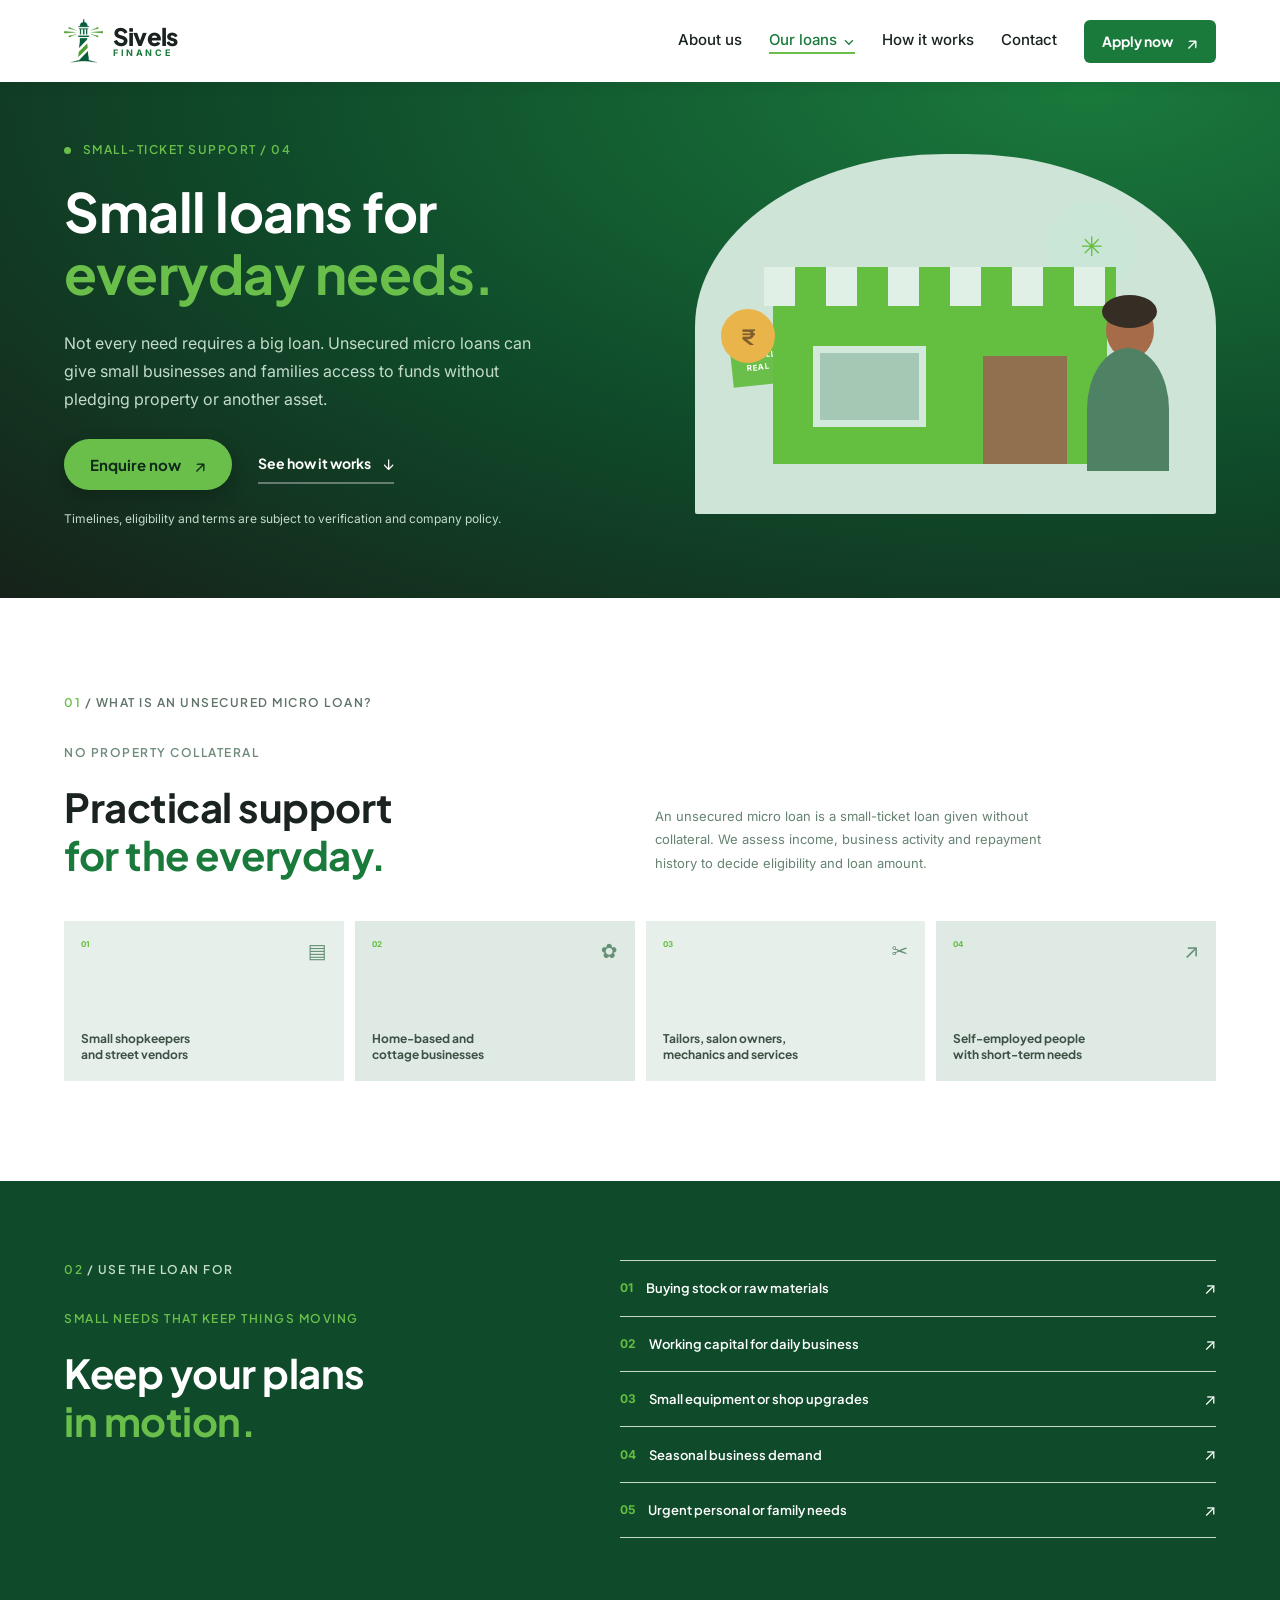
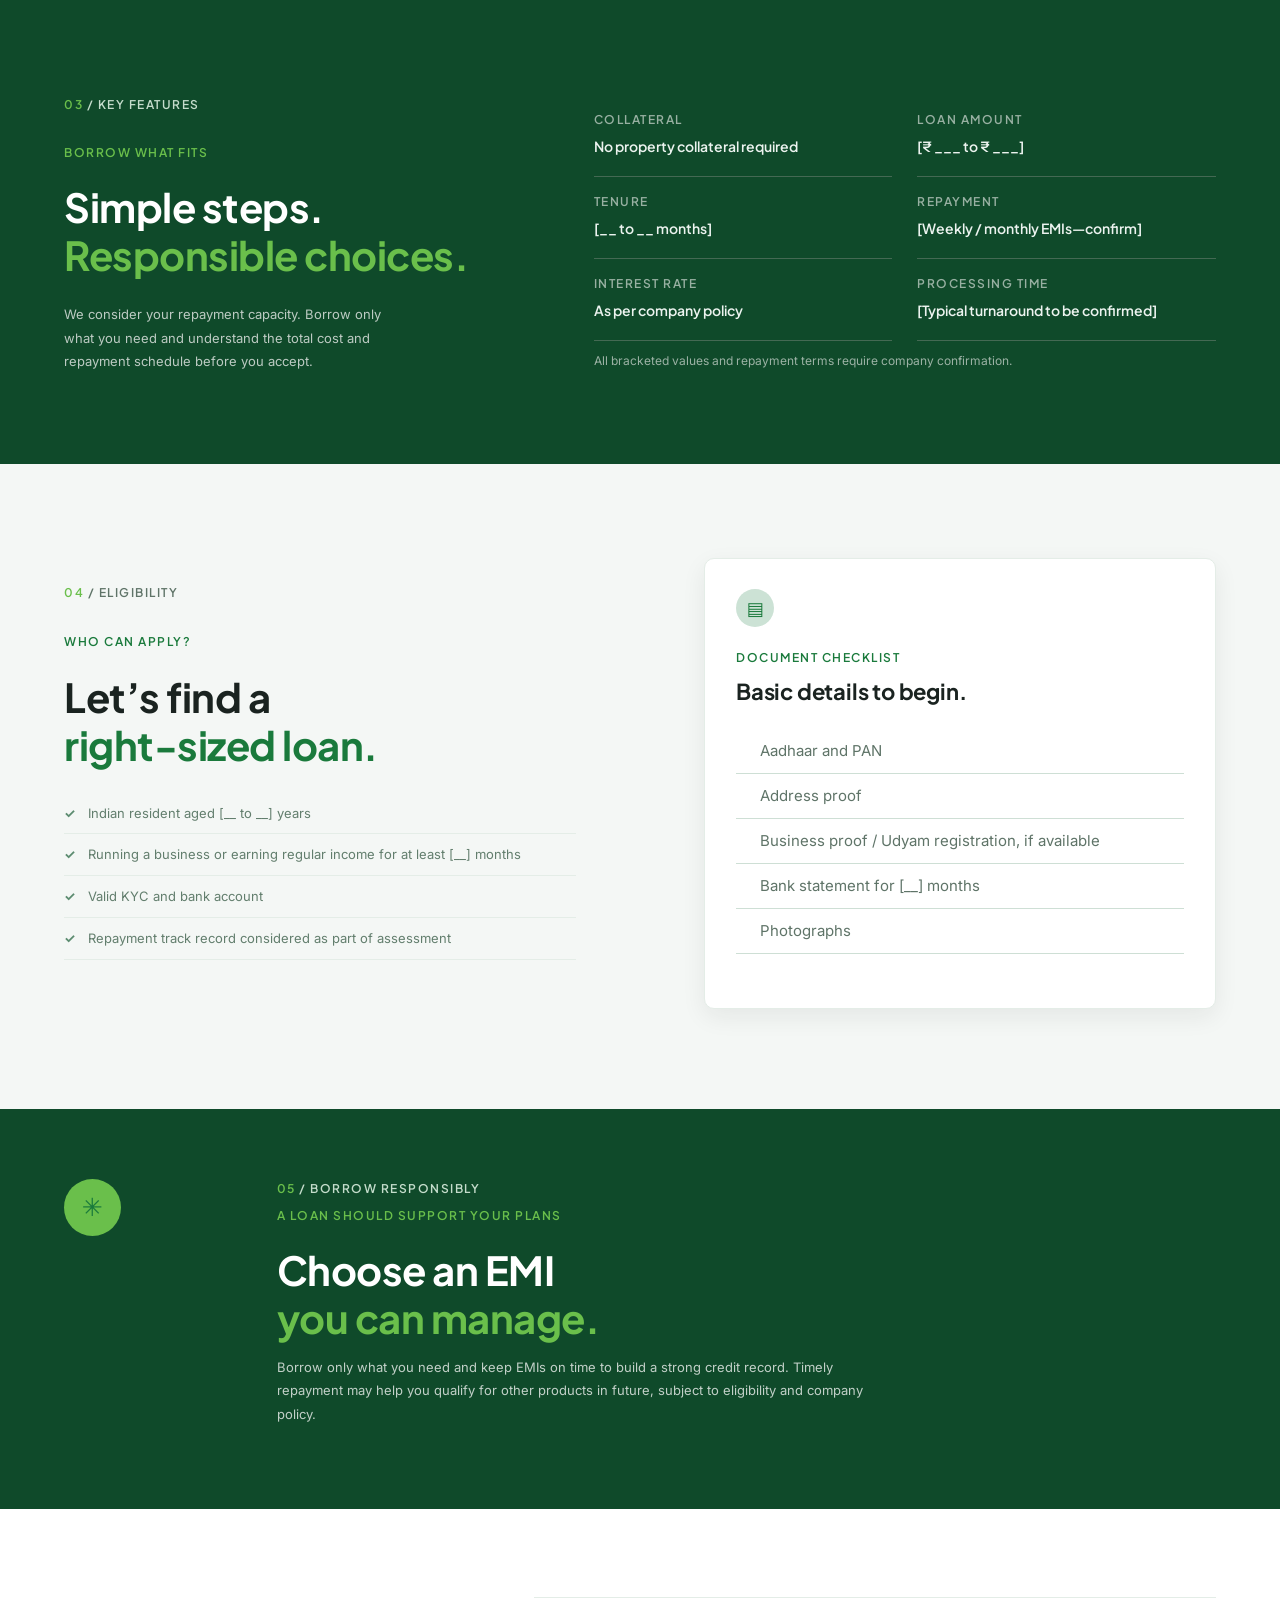
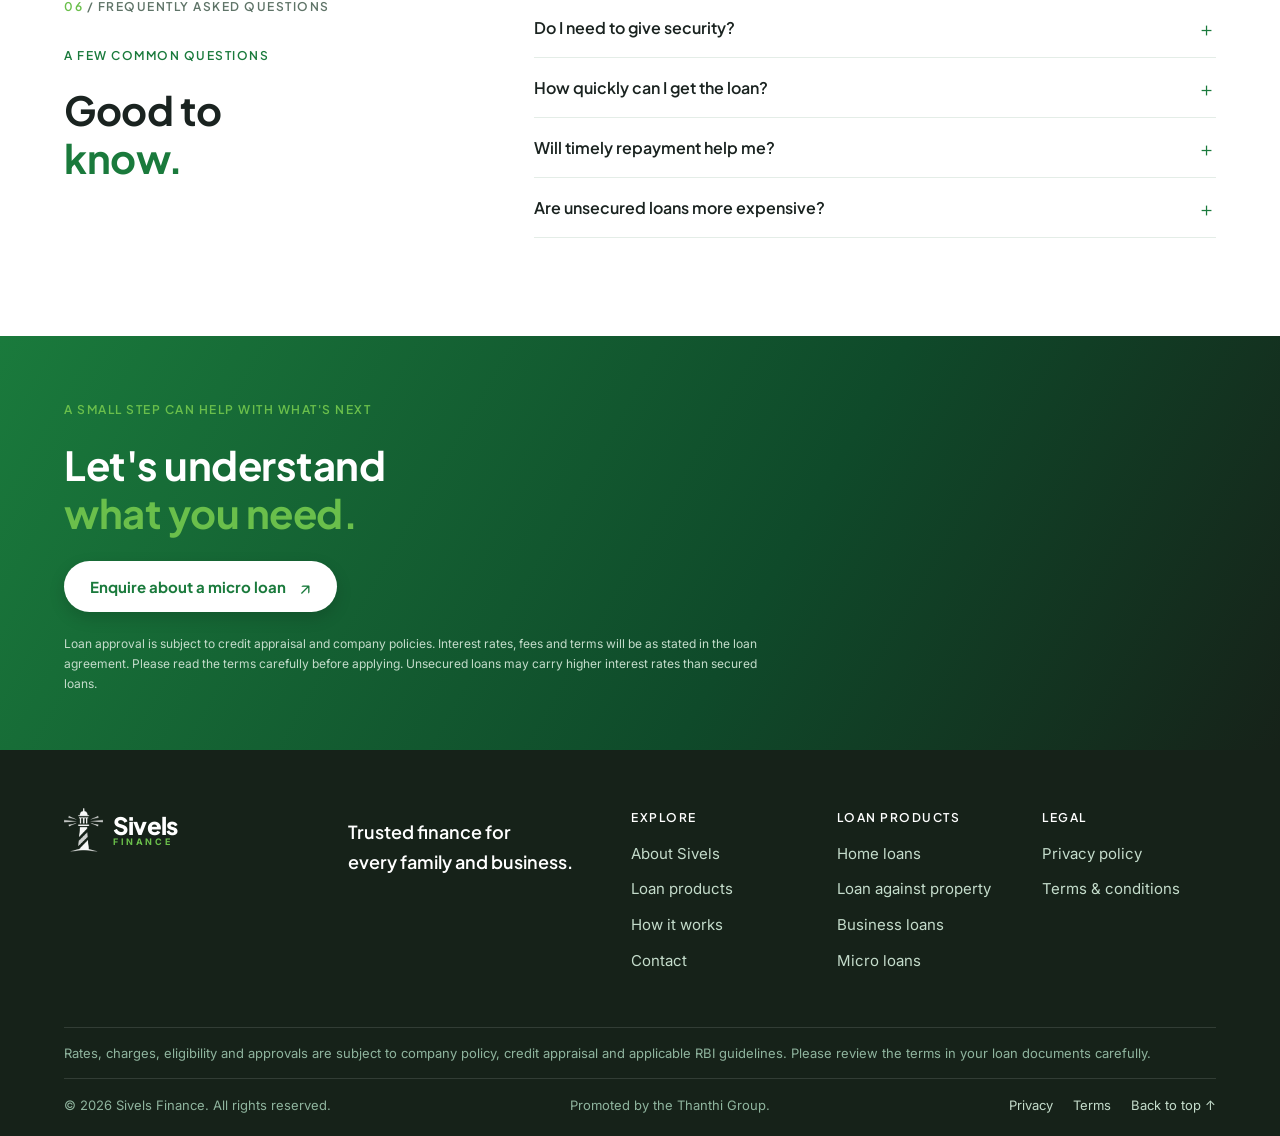
<file: micro-loans.html>
<!doctype html><html lang="en"><head><meta charset="utf-8"><meta name="viewport" content="width=device-width, initial-scale=1"><meta name="theme-color" content="#1a7a3c"><meta name="description" content="Unsecured micro loans from Sivels Finance for small businesses and families."><title>Unsecured Micro Loans — Sivels Finance</title><link rel="preconnect" href="https://fonts.googleapis.com"><link rel="preconnect" href="https://fonts.gstatic.com" crossorigin><link href="https://fonts.googleapis.com/css2?family=Inter:wght@400;500;600;700&amp;family=Plus+Jakarta+Sans:wght@600;700;800&amp;display=swap" rel="stylesheet"><link rel="icon" type="image/png" href="assets/favicon.png"><link rel="stylesheet" href="styles.css?v=20261128"></head><body>
<header class="site-header"><a class="brand" href="index.html" aria-label="Sivels Finance home"><img class="brand-logo" src="assets/sivels-mark.png" alt="" width="34" height="38"><span>Sivels <small>FINANCE</small></span></a><button class="menu-toggle" aria-label="Open navigation" aria-expanded="false"><span></span><span></span></button><nav class="main-nav" aria-label="Main navigation"><a href="about.html">About us</a><div class="nav-dropdown"><a class="active" href="index.html#products">Our loans <span>⌄</span></a><div class="dropdown-menu"><a href="home-loans.html">Home loans</a><a href="loan-against-property.html">Loan against property</a><a href="business-loans.html">Business loans</a><a href="micro-loans.html">Unsecured micro loans</a></div></div><a href="index.html#process">How it works</a><a href="index.html#contact">Contact</a><a class="button button-small" href="index.html#contact">Apply now <span>↗</span></a></nav></header>
<main><section class="product-hero ph-micro"><div class="section-wrap product-hero-grid"><div><p class="eyebrow"><span class="eyebrow-dot"></span> SMALL-TICKET SUPPORT / 04</p><h1>Small loans for<br><em>everyday needs.</em></h1><p>Not every need requires a big loan. Unsecured micro loans can give small businesses and families access to funds without pledging property or another asset.</p><div class="hero-actions"><a class="button" href="index.html#contact">Enquire now <span>↗</span></a><a class="text-link" href="#features">See how it works <span>↓</span></a></div><p class="product-hero-note">Timelines, eligibility and terms are subject to verification and company policy.</p></div><div class="product-hero-illustration micro-hero-art"><div class="micro-hero-sun">✳</div><div class="micro-market"><div></div><i></i><b></b></div><div class="micro-person"><i></i><b></b></div><div class="micro-rupee">₹</div><span class="ph-label">SMALL SUPPORT.<br>REAL POSSIBILITY.</span></div></div></section>
<section class="product-options section-wrap" id="features"><div class="section-label"><span>01</span> / WHAT IS AN UNSECURED MICRO LOAN?</div><div class="product-section-heading"><p class="eyebrow">NO PROPERTY COLLATERAL</p><h2>Practical support<br><em>for the everyday.</em></h2><p>An unsecured micro loan is a small-ticket loan given without collateral. We assess income, business activity and repayment history to decide eligibility and loan amount.</p></div><div class="micro-audience"><div><span>01</span><i>▤</i><b>Small shopkeepers<br>and street vendors</b></div><div><span>02</span><i>✿</i><b>Home-based and<br>cottage businesses</b></div><div><span>03</span><i>✂</i><b>Tailors, salon owners,<br>mechanics and services</b></div><div><span>04</span><i>↗</i><b>Self-employed people<br>with short-term needs</b></div></div></section>
<section class="micro-use-section"><div class="section-wrap use-funds-grid"><div><div class="section-label light"><span>02</span> / USE THE LOAN FOR</div><p class="eyebrow">SMALL NEEDS THAT KEEP THINGS MOVING</p><h2>Keep your plans<br><em>in motion.</em></h2></div><div class="funds-list"><div><span>01</span><b>Buying stock or raw materials</b><i>↗</i></div><div><span>02</span><b>Working capital for daily business</b><i>↗</i></div><div><span>03</span><b>Small equipment or shop upgrades</b><i>↗</i></div><div><span>04</span><b>Seasonal business demand</b><i>↗</i></div><div><span>05</span><b>Urgent personal or family needs</b><i>↗</i></div></div></div></section>
<section class="feature-band"><div class="section-wrap feature-band-grid"><div><div class="section-label light"><span>03</span> / KEY FEATURES</div><p class="eyebrow">BORROW WHAT FITS</p><h2>Simple steps.<br><em>Responsible choices.</em></h2><p>We consider your repayment capacity. Borrow only what you need and understand the total cost and repayment schedule before you accept.</p></div><div class="feature-facts"><div><small>COLLATERAL</small><b>No property collateral required</b></div><div><small>LOAN AMOUNT</small><b>[₹ ___ to ₹ ___]</b></div><div><small>TENURE</small><b>[__ to __ months]</b></div><div><small>REPAYMENT</small><b>[Weekly / monthly EMIs—confirm]</b></div><div><small>INTEREST RATE</small><b>As per company policy</b></div><div><small>PROCESSING TIME</small><b>[Typical turnaround to be confirmed]</b></div><p class="placeholder-note">All bracketed values and repayment terms require company confirmation.</p></div></div></section>
<section class="eligibility-section section-wrap"><div class="eligibility-copy"><div class="section-label"><span>04</span> / ELIGIBILITY</div><p class="eyebrow">WHO CAN APPLY?</p><h2>Let’s find a<br><em>right-sized loan.</em></h2><ul class="check-list"><li>Indian resident aged [__ to __] years</li><li>Running a business or earning regular income for at least [__] months</li><li>Valid KYC and bank account</li><li>Repayment track record considered as part of assessment</li></ul></div><div class="document-card"><span class="doc-icon">▤</span><p class="eyebrow">DOCUMENT CHECKLIST</p><h3>Basic details to begin.</h3><ul><li>Aadhaar and PAN</li><li>Address proof</li><li>Business proof / Udyam registration, if available</li><li>Bank statement for [__] months</li><li>Photographs</li></ul></div></section>
<section class="responsible-banner"><div class="section-wrap responsible-banner-inner"><div class="responsible-mark">✳</div><div><div class="section-label light"><span>05</span> / BORROW RESPONSIBLY</div><p class="eyebrow">A LOAN SHOULD SUPPORT YOUR PLANS</p><h2>Choose an EMI<br><em>you can manage.</em></h2><p>Borrow only what you need and keep EMIs on time to build a strong credit record. Timely repayment may help you qualify for other products in future, subject to eligibility and company policy.</p></div></div></section>
<section class="faq-section section-wrap"><div><div class="section-label"><span>06</span> / FREQUENTLY ASKED QUESTIONS</div><p class="eyebrow">A FEW COMMON QUESTIONS</p><h2>Good to<br><em>know.</em></h2></div><div class="faq-list"><details><summary>Do I need to give security?<span>＋</span></summary><p>No property collateral is required for this product. Eligibility and terms remain subject to credit assessment and company policy.</p></details><details><summary>How quickly can I get the loan?<span>＋</span></summary><p>Timelines depend on verification and the completeness of your information. [Add typical turnaround after company confirmation.]</p></details><details><summary>Will timely repayment help me?<span>＋</span></summary><p>Repayment performance may contribute to your credit history. Eligibility for any future loan is assessed separately.</p></details><details><summary>Are unsecured loans more expensive?<span>＋</span></summary><p>Pricing depends on company policy and assessment. Review the annualised rate, fees and repayment terms in your loan documents before accepting.</p></details></div></section>
<section class="product-cta"><div class="section-wrap"><p class="eyebrow">A SMALL STEP CAN HELP WITH WHAT'S NEXT</p><h2>Let's understand<br><em>what you need.</em></h2><a class="button button-light" href="index.html#contact">Enquire about a micro loan <span>↗</span></a><p>Loan approval is subject to credit appraisal and company policies. Interest rates, fees and terms will be as stated in the loan agreement. Please read the terms carefully before applying. Unsecured loans may carry higher interest rates than secured loans.</p></div></section></main>
<footer class="site-footer"><div class="footer-main"><a class="brand brand-footer" href="index.html" aria-label="Sivels Finance home"><img class="brand-logo" src="assets/sivels-mark-white.png" alt="" width="34" height="38"><span>Sivels <small>FINANCE</small></span></a><p>Trusted finance for<br>every family and business.</p><div class="footer-links"><div><small>EXPLORE</small><a href="about.html">About Sivels</a><a href="index.html#products">Loan products</a><a href="index.html#process">How it works</a><a href="index.html#contact">Contact</a></div><div><small>LOAN PRODUCTS</small><a href="home-loans.html">Home loans</a><a href="loan-against-property.html">Loan against property</a><a href="business-loans.html">Business loans</a><a href="micro-loans.html">Micro loans</a></div><div><small>LEGAL</small><a href="privacy.html">Privacy policy</a><a href="terms.html">Terms &amp; conditions</a></div></div></div><div class="footer-disclaimer">Rates, charges, eligibility and approvals are subject to company policy, credit appraisal and applicable RBI guidelines. Please review the terms in your loan documents carefully.</div><div class="footer-bottom"><span>© <span id="year"></span> Sivels Finance. All rights reserved.</span><span>Promoted by the Thanthi Group.</span><span class="footer-legal"><a href="privacy.html">Privacy</a><a href="terms.html">Terms</a><a href="#">Back to top ↑</a></span></div></footer><script src="script.js?v=20261128b"></script></body></html>
</file>
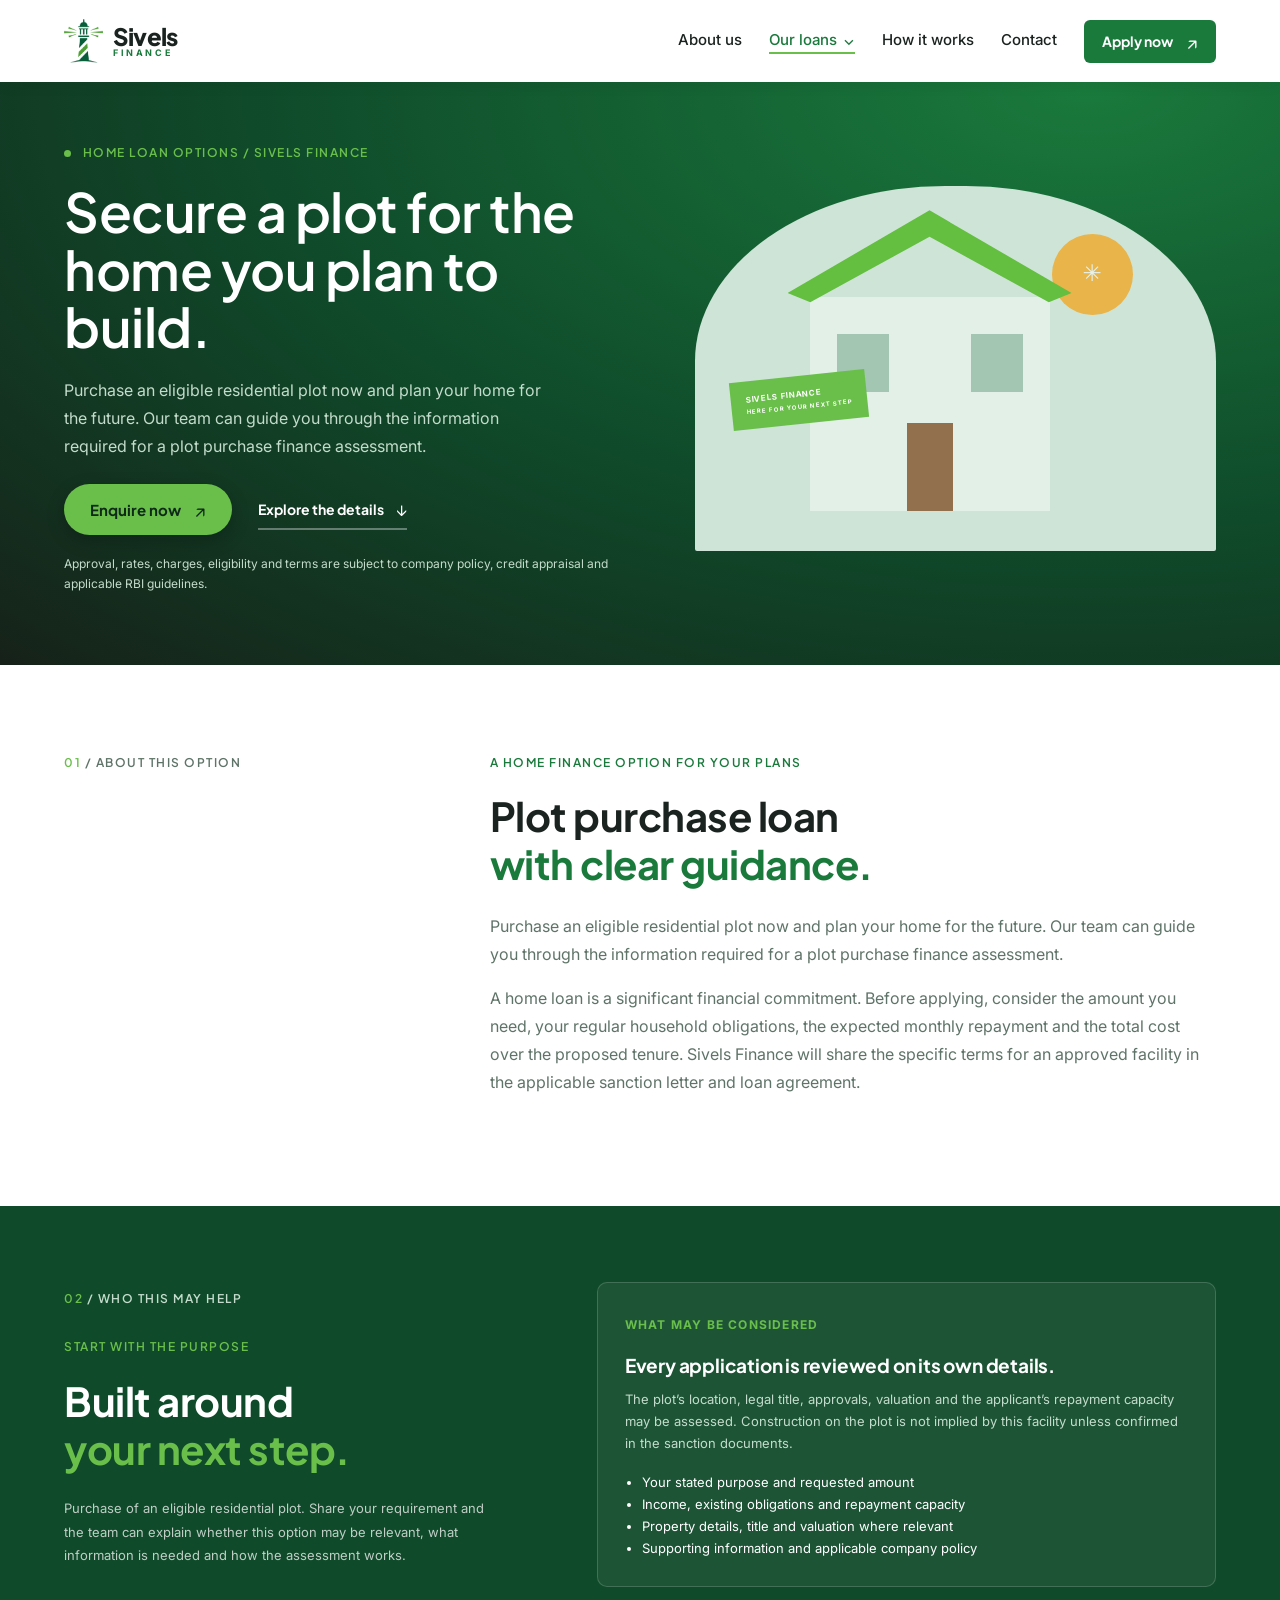
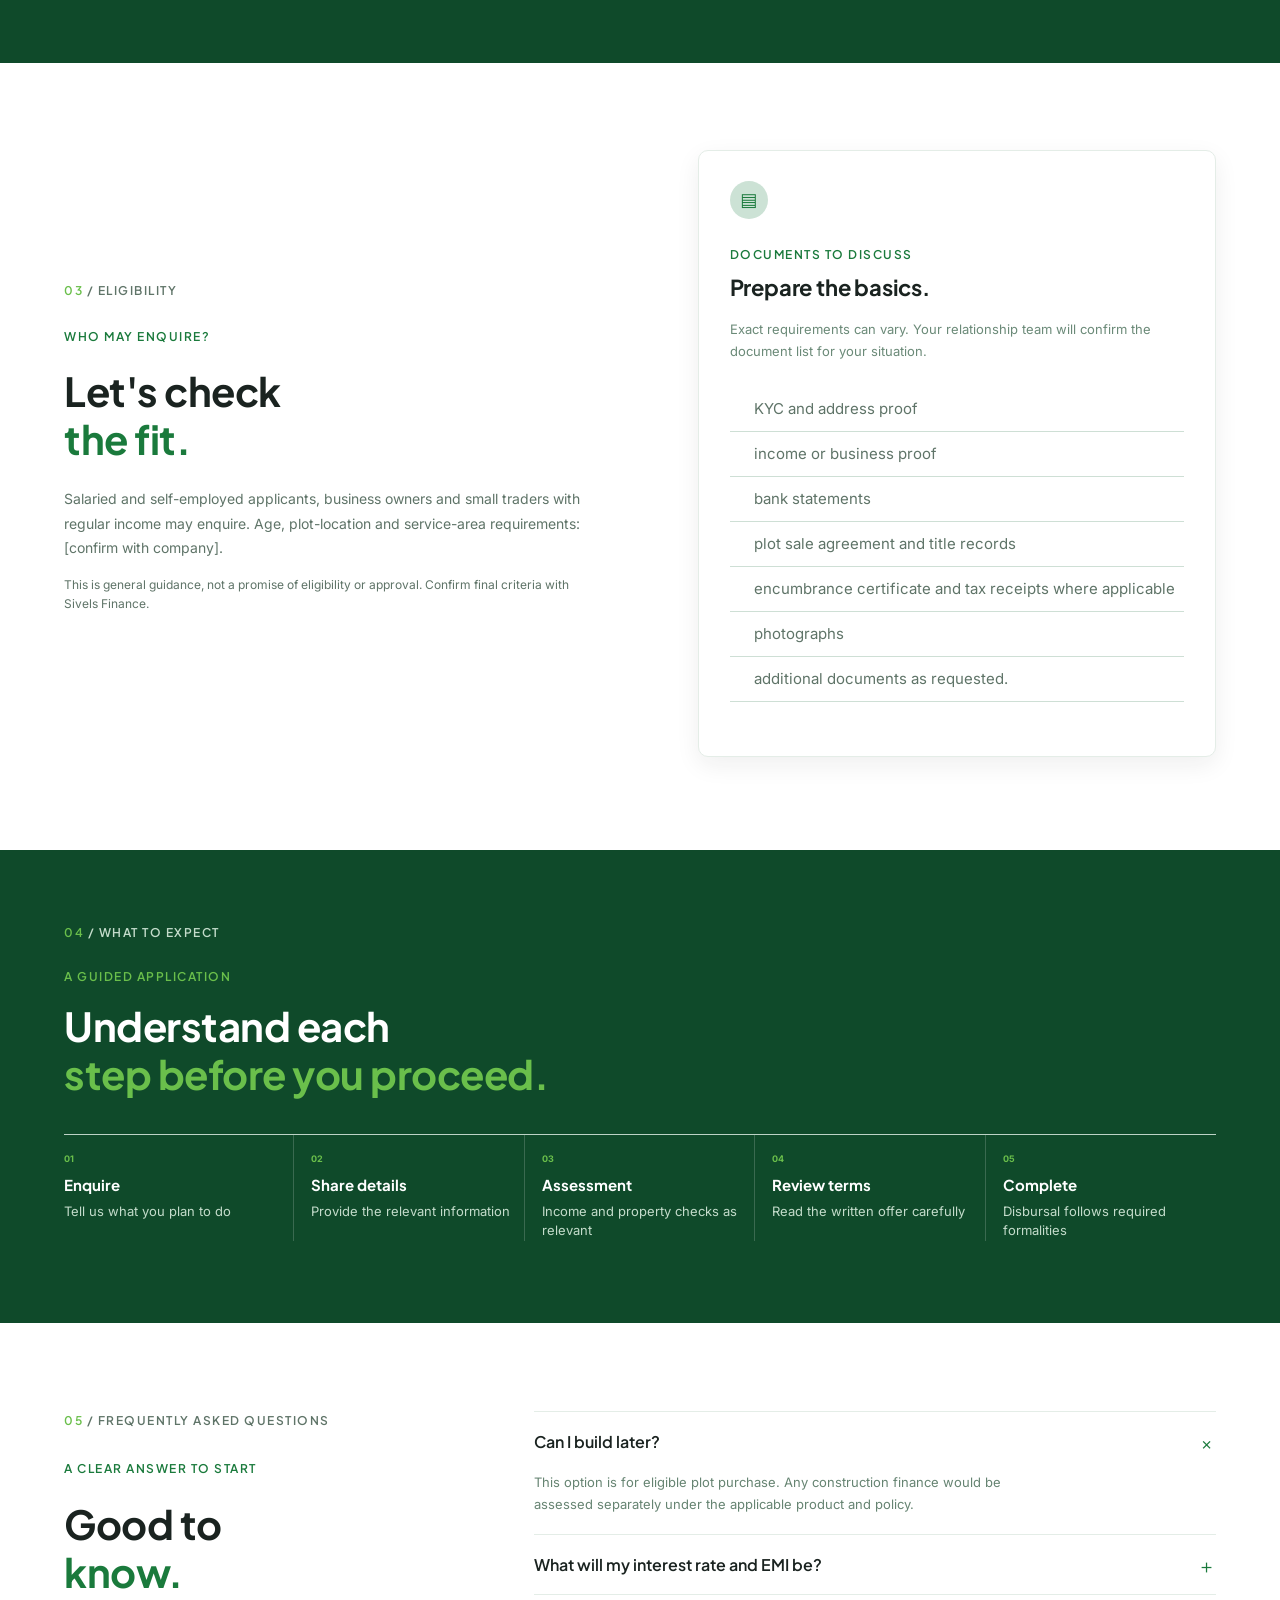
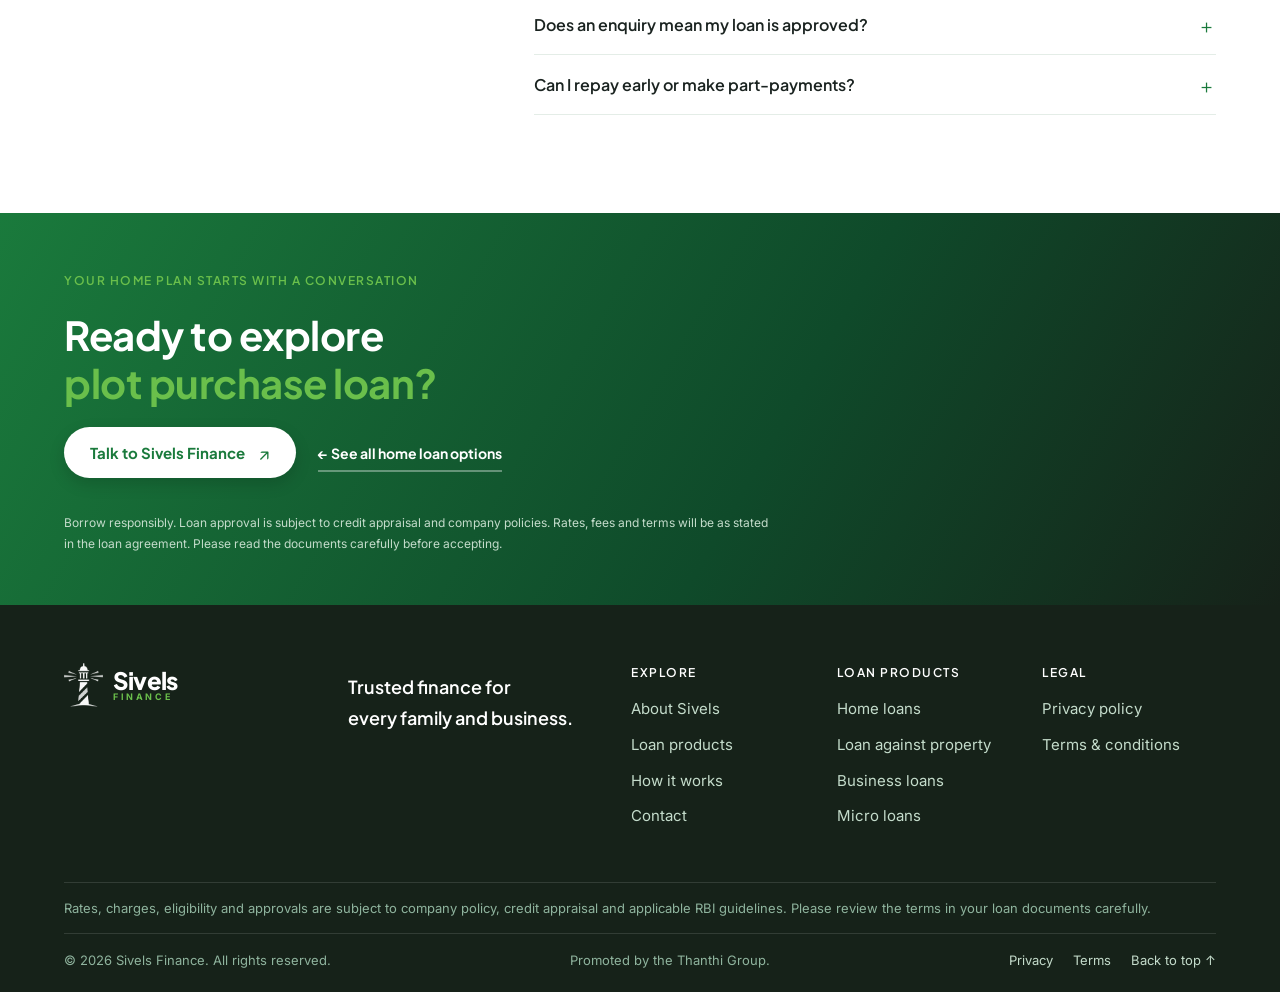
<file: plot-purchase-loan.html>
<!doctype html><html lang="en"><head><meta charset="utf-8"><meta name="viewport" content="width=device-width, initial-scale=1"><meta name="theme-color" content="#1a7a3c"><link rel="preconnect" href="https://fonts.googleapis.com"><link rel="preconnect" href="https://fonts.gstatic.com" crossorigin><link href="https://fonts.googleapis.com/css2?family=Inter:wght@400;500;600;700&amp;family=Plus+Jakarta+Sans:wght@600;700;800&amp;display=swap" rel="stylesheet"><link rel="icon" type="image/png" href="assets/favicon.png"><link rel="stylesheet" href="styles.css?v=20261128"><title>Plot purchase loan — Sivels Finance</title><meta name="description" content="Learn about Sivels Finance plot purchase loan option, eligibility, process and documentation."></head><body><header class="site-header"><a class="brand" href="index.html" aria-label="Sivels Finance home"><img class="brand-logo" src="assets/sivels-mark.png" alt="" width="34" height="38"><span>Sivels <small>FINANCE</small></span></a><button class="menu-toggle" aria-label="Open navigation" aria-expanded="false"><span></span><span></span></button><nav class="main-nav" aria-label="Main navigation"><a href="about.html">About us</a><div class="nav-dropdown"><a class="active" href="index.html#products">Our loans <span>⌄</span></a><div class="dropdown-menu"><a href="home-loans.html">Home loans</a><a href="loan-against-property.html">Loan against property</a><a href="business-loans.html">Business loans</a><a href="micro-loans.html">Unsecured micro loans</a></div></div><a href="index.html#process">How it works</a><a href="index.html#contact">Contact</a><a class="button button-small" href="index.html#contact">Apply now <span>↗</span></a></nav></header><main><section class="variant-hero"><div class="section-wrap variant-hero-grid"><div><p class="eyebrow"><span class="eyebrow-dot"></span> HOME LOAN OPTIONS / SIVELS FINANCE</p><h1>Secure a plot for the home you plan to build.</h1><p>Purchase an eligible residential plot now and plan your home for the future. Our team can guide you through the information required for a plot purchase finance assessment.</p><div class="hero-actions"><a class="button" href="index.html#contact">Enquire now <span>↗</span></a><a class="text-link" href="#details">Explore the details <span>↓</span></a></div><p class="product-hero-note">Approval, rates, charges, eligibility and terms are subject to company policy, credit appraisal and applicable RBI guidelines.</p></div><div class="variant-illustration"><div class="variant-sun">✳</div><div class="variant-home"><i></i><b></b><span></span></div><div class="variant-label">SIVELS FINANCE<br><small>HERE FOR YOUR NEXT STEP</small></div></div></div></section><section class="variant-intro section-wrap" id="details"><div class="section-label"><span>01</span> / ABOUT THIS OPTION</div><div><p class="eyebrow">A HOME FINANCE OPTION FOR YOUR PLANS</p><h2>Plot purchase loan<br><em>with clear guidance.</em></h2><p class="body-copy">Purchase an eligible residential plot now and plan your home for the future. Our team can guide you through the information required for a plot purchase finance assessment.</p><p class="body-copy">A home loan is a significant financial commitment. Before applying, consider the amount you need, your regular household obligations, the expected monthly repayment and the total cost over the proposed tenure. Sivels Finance will share the specific terms for an approved facility in the applicable sanction letter and loan agreement.</p></div></section><section class="variant-detail"><div class="section-wrap variant-detail-grid"><div><div class="section-label light"><span>02</span> / WHO THIS MAY HELP</div><p class="eyebrow">START WITH THE PURPOSE</p><h2>Built around<br><em>your next step.</em></h2><p>Purchase of an eligible residential plot. Share your requirement and the team can explain whether this option may be relevant, what information is needed and how the assessment works.</p></div><div class="variant-detail-card"><span>WHAT MAY BE CONSIDERED</span><h3>Every application is reviewed on its own details.</h3><p>The plot’s location, legal title, approvals, valuation and the applicant’s repayment capacity may be assessed. Construction on the plot is not implied by this facility unless confirmed in the sanction documents.</p><ul><li>Your stated purpose and requested amount</li><li>Income, existing obligations and repayment capacity</li><li>Property details, title and valuation where relevant</li><li>Supporting information and applicable company policy</li></ul></div></div></section><section class="variant-eligibility section-wrap"><div><div class="section-label"><span>03</span> / ELIGIBILITY</div><p class="eyebrow">WHO MAY ENQUIRE?</p><h2>Let's check<br><em>the fit.</em></h2><p class="body-copy">Salaried and self-employed applicants, business owners and small traders with regular income may enquire. Age, plot-location and service-area requirements: [confirm with company].</p><p class="placeholder-note">This is general guidance, not a promise of eligibility or approval. Confirm final criteria with Sivels Finance.</p></div><div class="document-card"><span class="doc-icon">▤</span><p class="eyebrow">DOCUMENTS TO DISCUSS</p><h3>Prepare the basics.</h3><p class="doc-intro">Exact requirements can vary. Your relationship team will confirm the document list for your situation.</p><ul><li>KYC and address proof</li><li>income or business proof</li><li>bank statements</li><li>plot sale agreement and title records</li><li>encumbrance certificate and tax receipts where applicable</li><li>photographs</li><li>additional documents as requested.</li></ul></div></section><section class="variant-process"><div class="section-wrap"><div class="section-label light"><span>04</span> / WHAT TO EXPECT</div><p class="eyebrow">A GUIDED APPLICATION</p><h2>Understand each<br><em>step before you proceed.</em></h2><div class="mini-steps"><div><span>01</span><b>Enquire</b><small>Tell us what you plan to do</small></div><div><span>02</span><b>Share details</b><small>Provide the relevant information</small></div><div><span>03</span><b>Assessment</b><small>Income and property checks as relevant</small></div><div><span>04</span><b>Review terms</b><small>Read the written offer carefully</small></div><div><span>05</span><b>Complete</b><small>Disbursal follows required formalities</small></div></div></div></section><section class="faq-section section-wrap"><div><div class="section-label"><span>05</span> / FREQUENTLY ASKED QUESTIONS</div><p class="eyebrow">A CLEAR ANSWER TO START</p><h2>Good to<br><em>know.</em></h2></div><div class="faq-list"><details open><summary>Can I build later?<span>＋</span></summary><p>This option is for eligible plot purchase. Any construction finance would be assessed separately under the applicable product and policy.</p></details><details><summary>What will my interest rate and EMI be?<span>＋</span></summary><p>Rates, charges, amount and repayment schedule depend on company policy and assessment. Review the annualized rate, total charges and repayment schedule in the written offer and loan agreement before accepting.</p></details><details><summary>Does an enquiry mean my loan is approved?<span>＋</span></summary><p>No. Enquiry is an initial conversation only. Any application is subject to eligibility, verification, credit appraisal and formal approval by Sivels Finance.</p></details><details><summary>Can I repay early or make part-payments?<span>＋</span></summary><p>[Please confirm the applicable part-payment and foreclosure policy with Sivels Finance.] The specific terms will be set out in your loan documents.</p></details></div></section><section class="variant-cta"><div class="section-wrap"><p class="eyebrow">YOUR HOME PLAN STARTS WITH A CONVERSATION</p><h2>Ready to explore<br><em>plot purchase loan?</em></h2><a class="button button-light" href="index.html#contact">Talk to Sivels Finance <span>↗</span></a><a class="text-link variant-back" href="home-loans.html">← See all home loan options</a><p>Borrow responsibly. Loan approval is subject to credit appraisal and company policies. Rates, fees and terms will be as stated in the loan agreement. Please read the documents carefully before accepting.</p></div></section></main><footer class="site-footer"><div class="footer-main"><a class="brand brand-footer" href="index.html" aria-label="Sivels Finance home"><img class="brand-logo" src="assets/sivels-mark-white.png" alt="" width="34" height="38"><span>Sivels <small>FINANCE</small></span></a><p>Trusted finance for<br>every family and business.</p><div class="footer-links"><div><small>EXPLORE</small><a href="about.html">About Sivels</a><a href="index.html#products">Loan products</a><a href="index.html#process">How it works</a><a href="index.html#contact">Contact</a></div><div><small>LOAN PRODUCTS</small><a href="home-loans.html">Home loans</a><a href="loan-against-property.html">Loan against property</a><a href="business-loans.html">Business loans</a><a href="micro-loans.html">Micro loans</a></div><div><small>LEGAL</small><a href="privacy.html">Privacy policy</a><a href="terms.html">Terms &amp; conditions</a></div></div></div><div class="footer-disclaimer">Rates, charges, eligibility and approvals are subject to company policy, credit appraisal and applicable RBI guidelines. Please review the terms in your loan documents carefully.</div><div class="footer-bottom"><span>© <span id="year"></span> Sivels Finance. All rights reserved.</span><span>Promoted by the Thanthi Group.</span><span class="footer-legal"><a href="privacy.html">Privacy</a><a href="terms.html">Terms</a><a href="#">Back to top ↑</a></span></div></footer><script src="script.js?v=20261128b"></script></body></html>
</file>
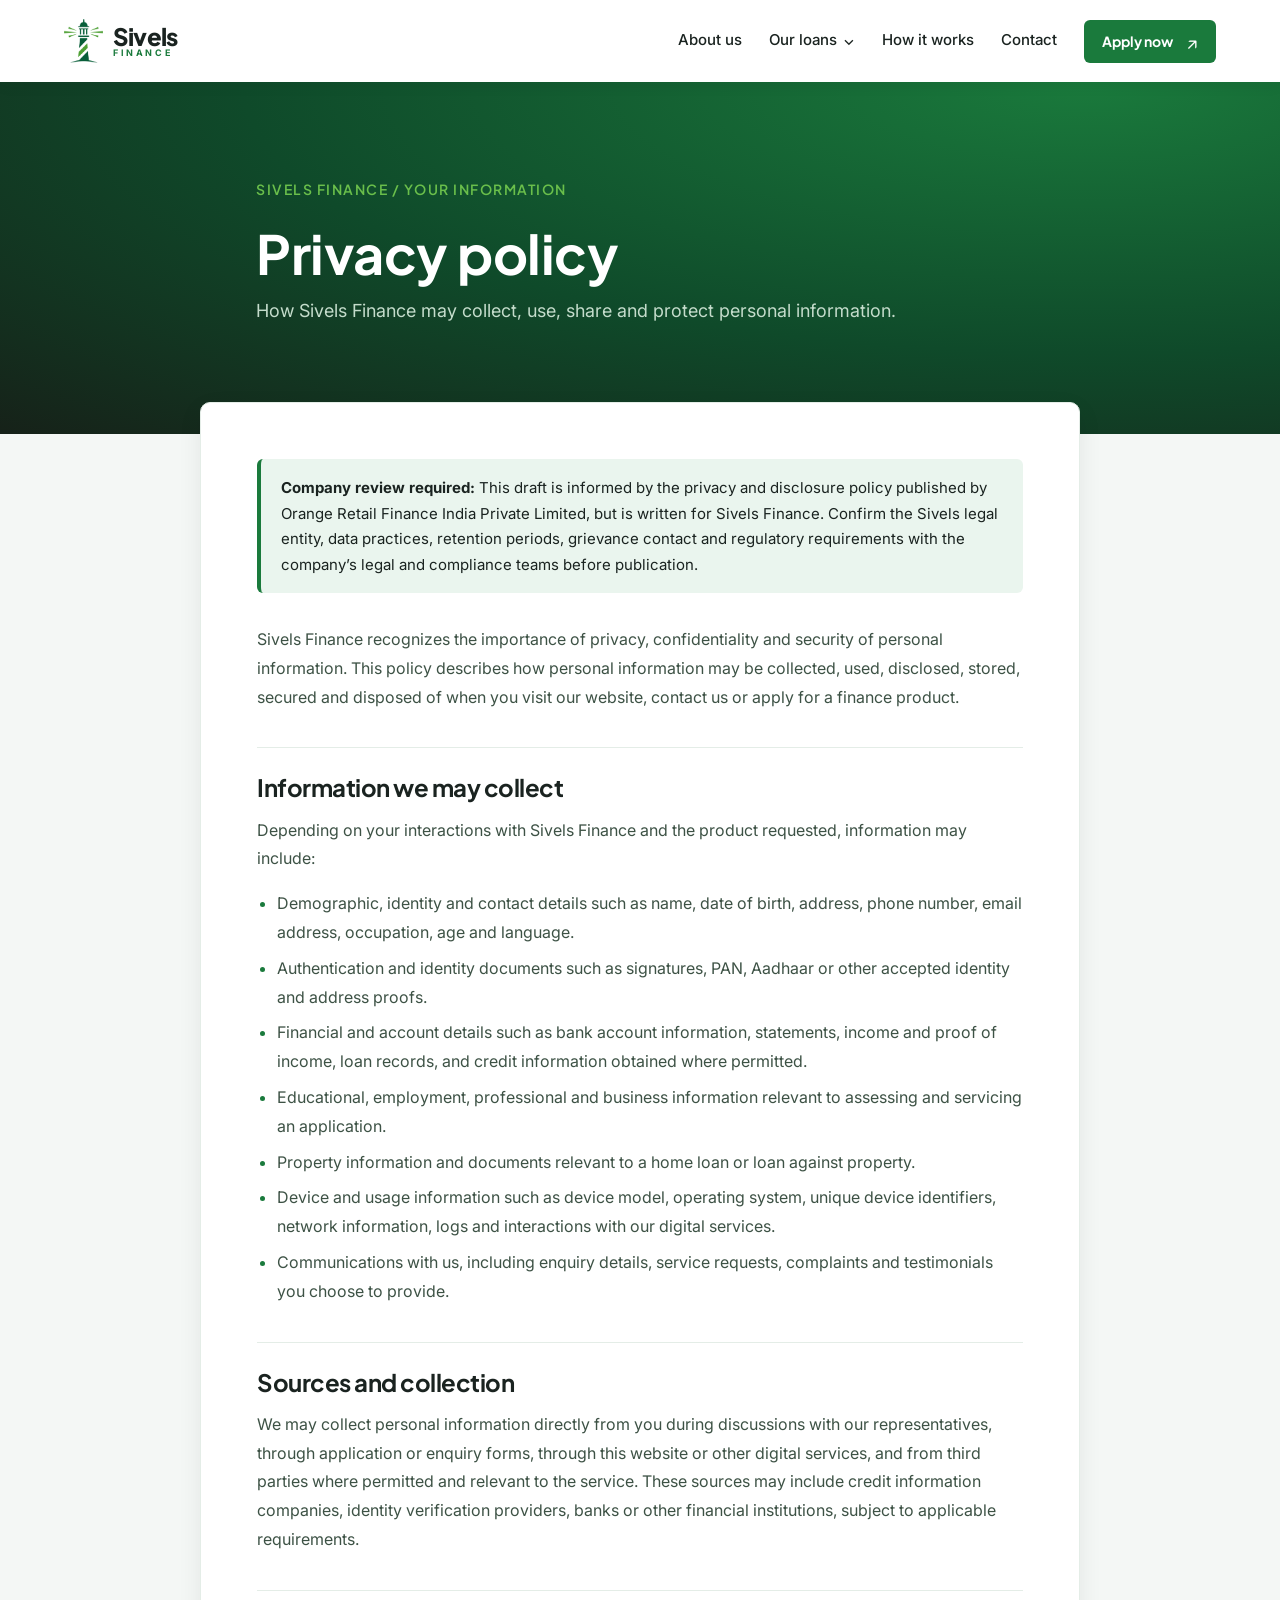
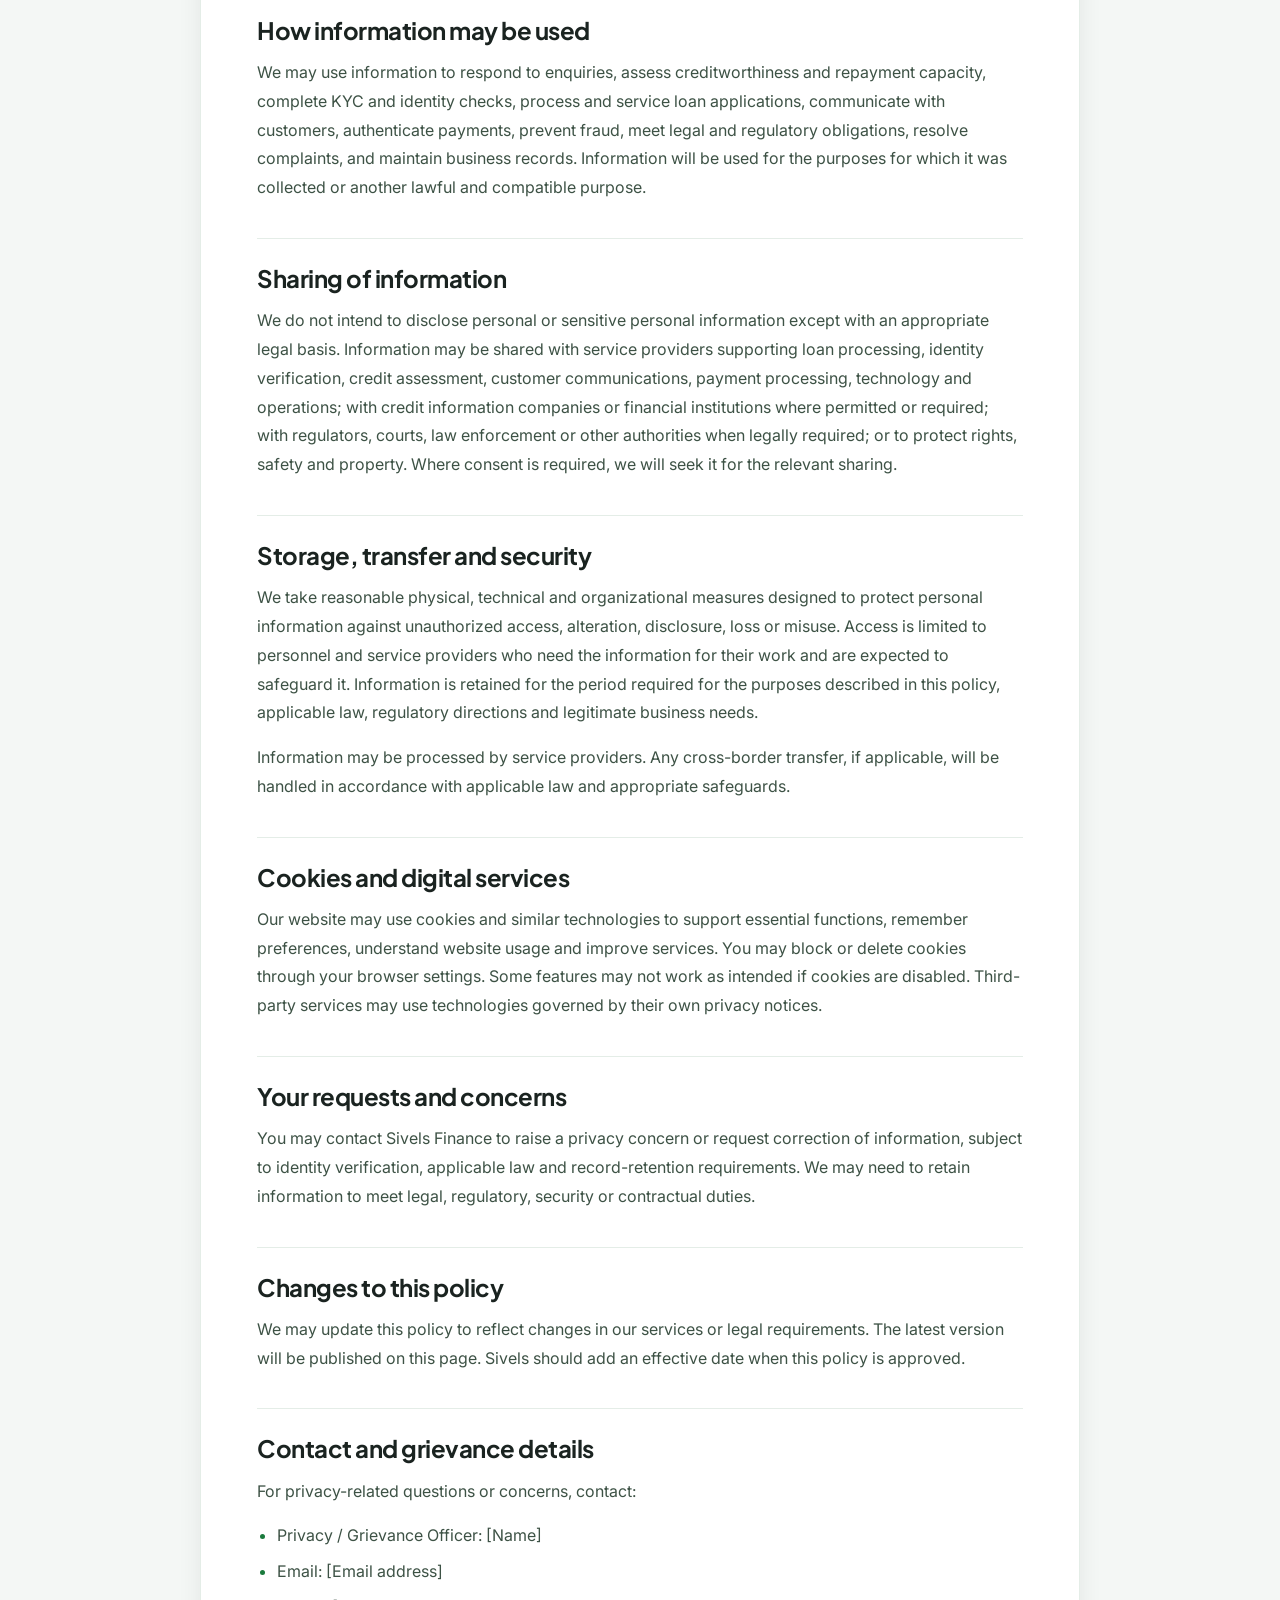
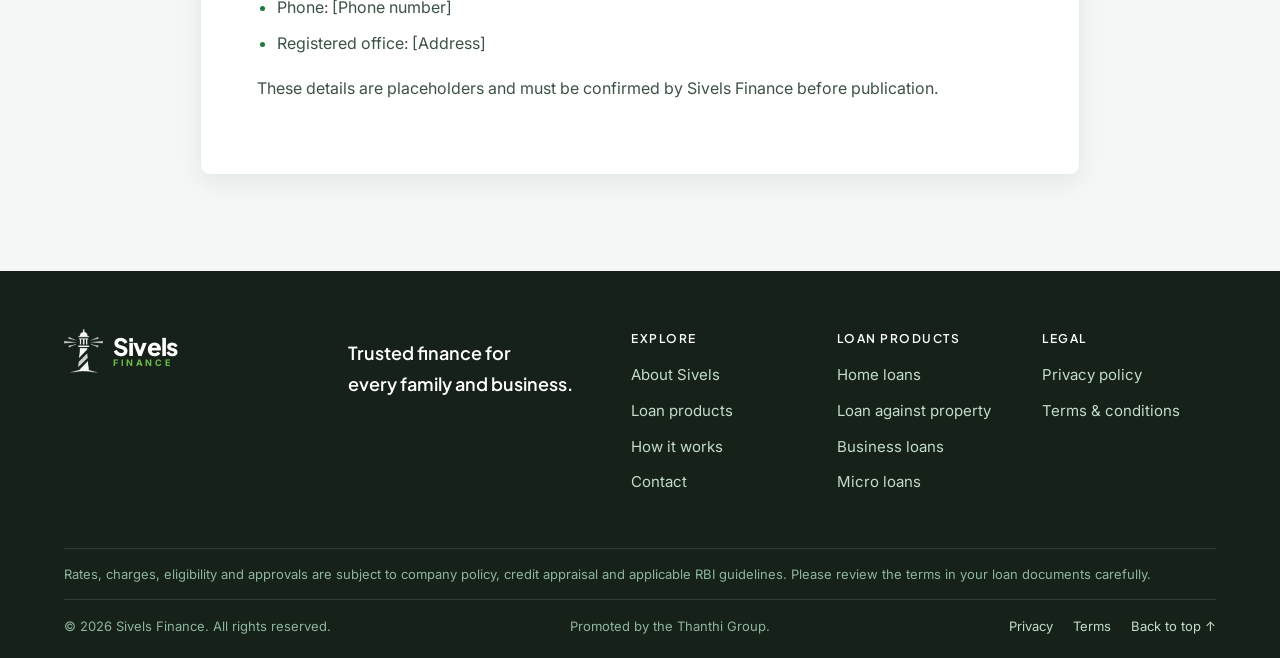
<file: privacy.html>
<!doctype html><html lang="en"><head><meta charset="utf-8"><meta name="viewport" content="width=device-width, initial-scale=1"><meta name="theme-color" content="#1a7a3c"><title>Privacy Policy — Sivels Finance</title><link rel="preconnect" href="https://fonts.googleapis.com"><link rel="preconnect" href="https://fonts.gstatic.com" crossorigin><link href="https://fonts.googleapis.com/css2?family=Inter:wght@400;500;600;700&amp;family=Plus+Jakarta+Sans:wght@600;700;800&amp;display=swap" rel="stylesheet"><link rel="icon" type="image/png" href="assets/favicon.png"><link rel="stylesheet" href="styles.css?v=20261128"></head><body class="legal-page"><header class="site-header"><a class="brand" href="index.html" aria-label="Sivels Finance home"><img class="brand-logo" src="assets/sivels-mark.png" alt="" width="34" height="38"><span>Sivels <small>FINANCE</small></span></a><button class="menu-toggle" aria-label="Open navigation" aria-expanded="false"><span></span><span></span></button><nav class="main-nav" aria-label="Main navigation"><a href="about.html">About us</a><div class="nav-dropdown"><a href="index.html#products">Our loans <span>⌄</span></a><div class="dropdown-menu"><a href="home-loans.html">Home loans</a><a href="loan-against-property.html">Loan against property</a><a href="business-loans.html">Business loans</a><a href="micro-loans.html">Unsecured micro loans</a></div></div><a href="index.html#process">How it works</a><a href="index.html#contact">Contact</a><a class="button button-small" href="index.html#contact">Apply now <span>↗</span></a></nav></header><main><section class="legal-hero"><p class="eyebrow">SIVELS FINANCE / YOUR INFORMATION</p><h1>Privacy policy</h1><p>How Sivels Finance may collect, use, share and protect personal information.</p></section><article class="legal-content"><p class="legal-note"><strong>Company review required:</strong> This draft is informed by the privacy and disclosure policy published by Orange Retail Finance India Private Limited, but is written for Sivels Finance. Confirm the Sivels legal entity, data practices, retention periods, grievance contact and regulatory requirements with the company’s legal and compliance teams before publication.</p>
<p>Sivels Finance recognizes the importance of privacy, confidentiality and security of personal information. This policy describes how personal information may be collected, used, disclosed, stored, secured and disposed of when you visit our website, contact us or apply for a finance product.</p>
<h2>Information we may collect</h2><p>Depending on your interactions with Sivels Finance and the product requested, information may include:</p><ul><li>Demographic, identity and contact details such as name, date of birth, address, phone number, email address, occupation, age and language.</li><li>Authentication and identity documents such as signatures, PAN, Aadhaar or other accepted identity and address proofs.</li><li>Financial and account details such as bank account information, statements, income and proof of income, loan records, and credit information obtained where permitted.</li><li>Educational, employment, professional and business information relevant to assessing and servicing an application.</li><li>Property information and documents relevant to a home loan or loan against property.</li><li>Device and usage information such as device model, operating system, unique device identifiers, network information, logs and interactions with our digital services.</li><li>Communications with us, including enquiry details, service requests, complaints and testimonials you choose to provide.</li></ul>
<h2>Sources and collection</h2><p>We may collect personal information directly from you during discussions with our representatives, through application or enquiry forms, through this website or other digital services, and from third parties where permitted and relevant to the service. These sources may include credit information companies, identity verification providers, banks or other financial institutions, subject to applicable requirements.</p>
<h2>How information may be used</h2><p>We may use information to respond to enquiries, assess creditworthiness and repayment capacity, complete KYC and identity checks, process and service loan applications, communicate with customers, authenticate payments, prevent fraud, meet legal and regulatory obligations, resolve complaints, and maintain business records. Information will be used for the purposes for which it was collected or another lawful and compatible purpose.</p>
<h2>Sharing of information</h2><p>We do not intend to disclose personal or sensitive personal information except with an appropriate legal basis. Information may be shared with service providers supporting loan processing, identity verification, credit assessment, customer communications, payment processing, technology and operations; with credit information companies or financial institutions where permitted or required; with regulators, courts, law enforcement or other authorities when legally required; or to protect rights, safety and property. Where consent is required, we will seek it for the relevant sharing.</p>
<h2>Storage, transfer and security</h2><p>We take reasonable physical, technical and organizational measures designed to protect personal information against unauthorized access, alteration, disclosure, loss or misuse. Access is limited to personnel and service providers who need the information for their work and are expected to safeguard it. Information is retained for the period required for the purposes described in this policy, applicable law, regulatory directions and legitimate business needs.</p><p>Information may be processed by service providers. Any cross-border transfer, if applicable, will be handled in accordance with applicable law and appropriate safeguards.</p>
<h2>Cookies and digital services</h2><p>Our website may use cookies and similar technologies to support essential functions, remember preferences, understand website usage and improve services. You may block or delete cookies through your browser settings. Some features may not work as intended if cookies are disabled. Third-party services may use technologies governed by their own privacy notices.</p>
<h2>Your requests and concerns</h2><p>You may contact Sivels Finance to raise a privacy concern or request correction of information, subject to identity verification, applicable law and record-retention requirements. We may need to retain information to meet legal, regulatory, security or contractual duties.</p>
<h2>Changes to this policy</h2><p>We may update this policy to reflect changes in our services or legal requirements. The latest version will be published on this page. Sivels should add an effective date when this policy is approved.</p>
<h2>Contact and grievance details</h2><p>For privacy-related questions or concerns, contact:</p><ul><li>Privacy / Grievance Officer: [Name]</li><li>Email: [Email address]</li><li>Phone: [Phone number]</li><li>Registered office: [Address]</li></ul><p>These details are placeholders and must be confirmed by Sivels Finance before publication.</p></article></main><footer class="site-footer"><div class="footer-main"><a class="brand brand-footer" href="index.html" aria-label="Sivels Finance home"><img class="brand-logo" src="assets/sivels-mark-white.png" alt="" width="34" height="38"><span>Sivels <small>FINANCE</small></span></a><p>Trusted finance for<br>every family and business.</p><div class="footer-links"><div><small>EXPLORE</small><a href="about.html">About Sivels</a><a href="index.html#products">Loan products</a><a href="index.html#process">How it works</a><a href="index.html#contact">Contact</a></div><div><small>LOAN PRODUCTS</small><a href="home-loans.html">Home loans</a><a href="loan-against-property.html">Loan against property</a><a href="business-loans.html">Business loans</a><a href="micro-loans.html">Micro loans</a></div><div><small>LEGAL</small><a href="privacy.html">Privacy policy</a><a href="terms.html">Terms &amp; conditions</a></div></div></div><div class="footer-disclaimer">Rates, charges, eligibility and approvals are subject to company policy, credit appraisal and applicable RBI guidelines. Please review the terms in your loan documents carefully.</div><div class="footer-bottom"><span>© <span id="year"></span> Sivels Finance. All rights reserved.</span><span>Promoted by the Thanthi Group.</span><span class="footer-legal"><a href="privacy.html">Privacy</a><a href="terms.html">Terms</a><a href="#">Back to top ↑</a></span></div></footer><script src="script.js?v=20261128b"></script></body></html>
</file>
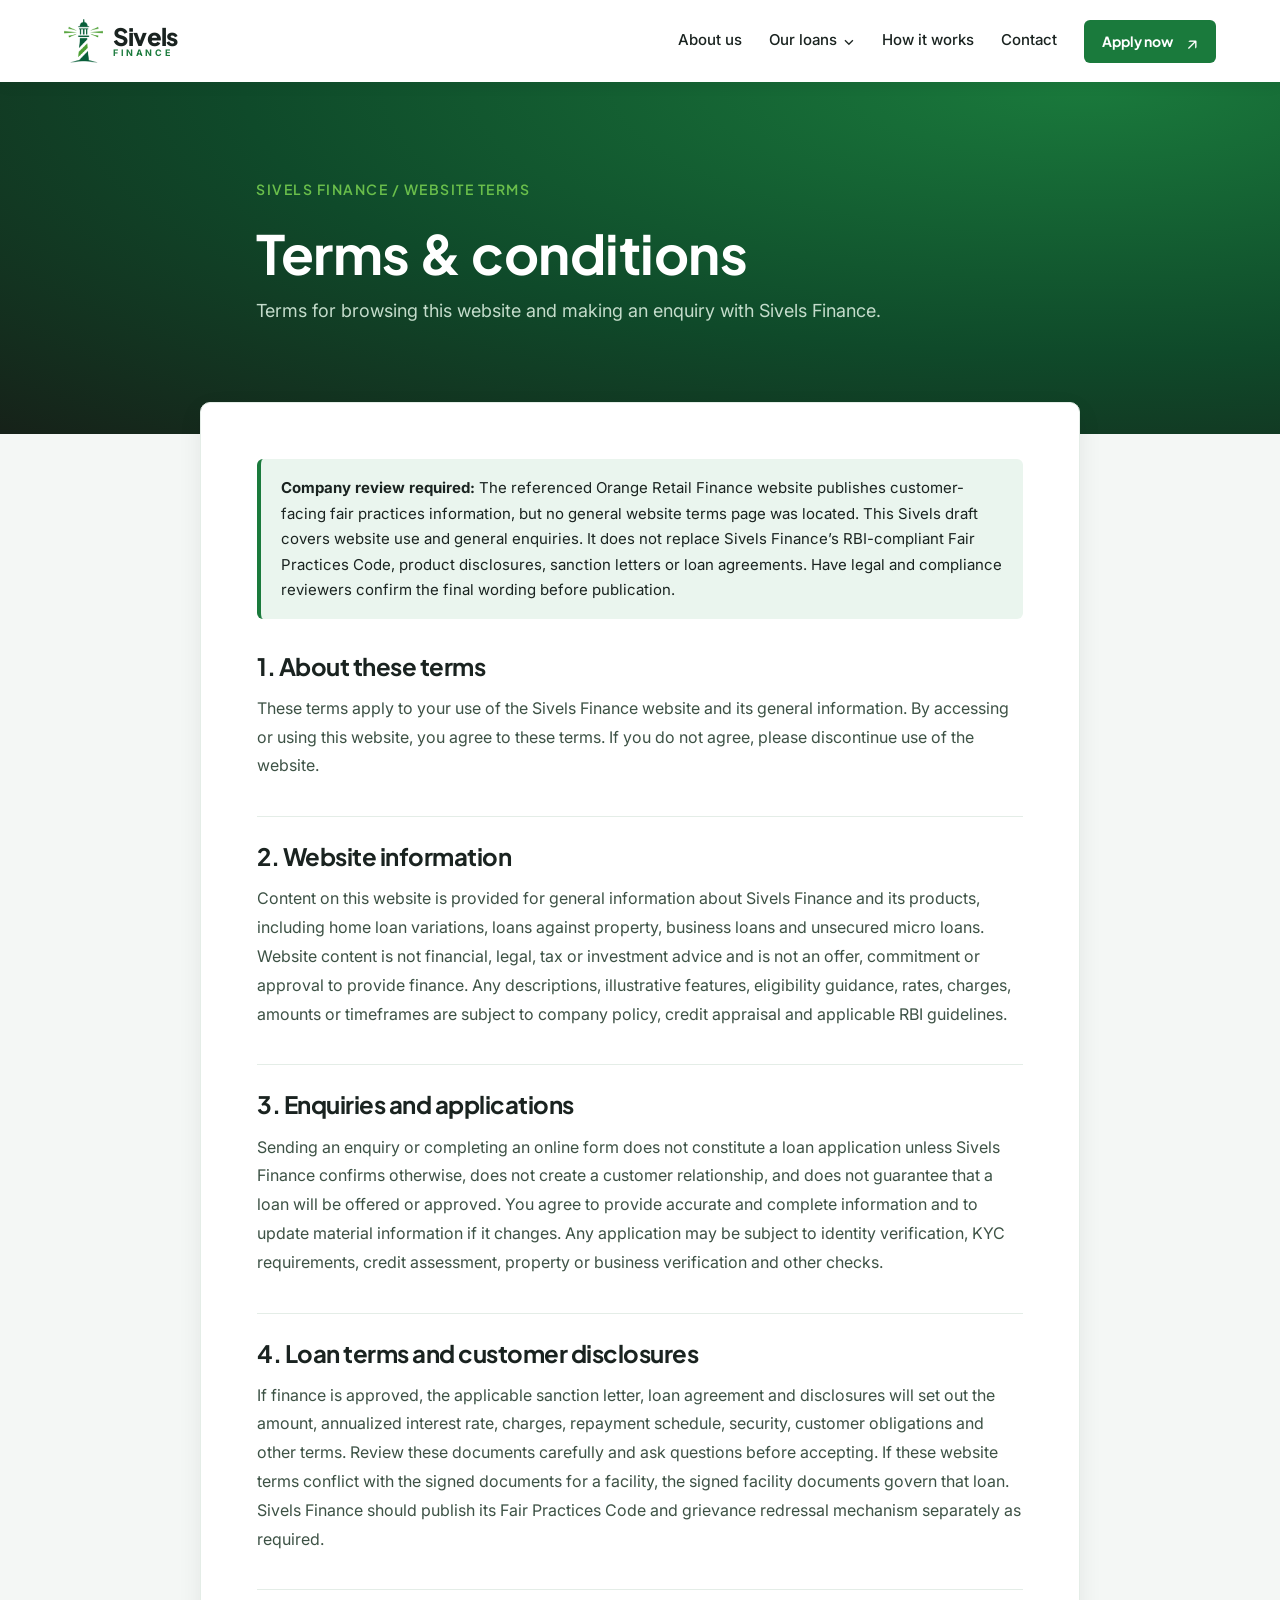
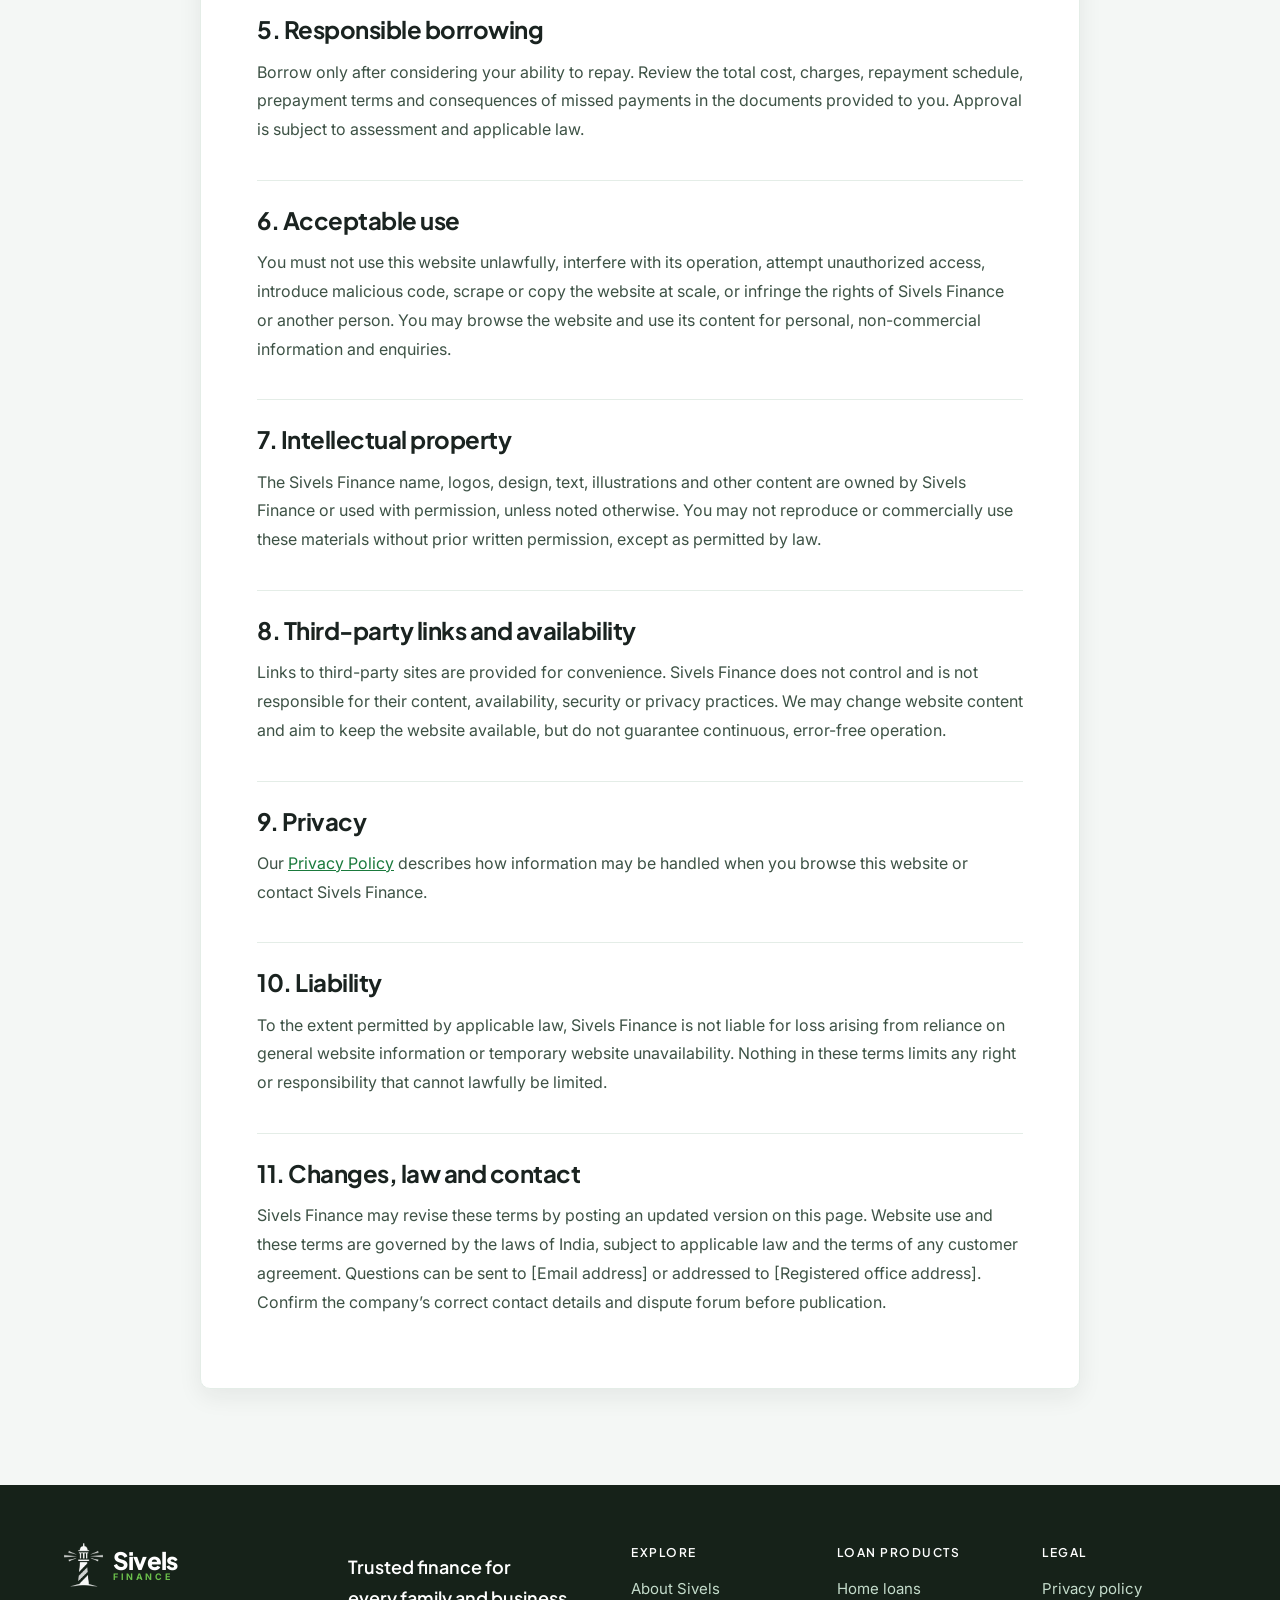
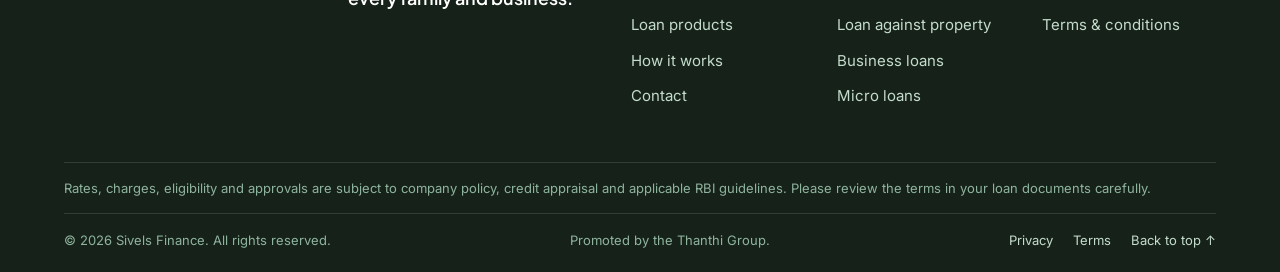
<file: terms.html>
<!doctype html><html lang="en"><head><meta charset="utf-8"><meta name="viewport" content="width=device-width, initial-scale=1"><meta name="theme-color" content="#1a7a3c"><title>Terms &amp; Conditions — Sivels Finance</title><link rel="preconnect" href="https://fonts.googleapis.com"><link rel="preconnect" href="https://fonts.gstatic.com" crossorigin><link href="https://fonts.googleapis.com/css2?family=Inter:wght@400;500;600;700&amp;family=Plus+Jakarta+Sans:wght@600;700;800&amp;display=swap" rel="stylesheet"><link rel="icon" type="image/png" href="assets/favicon.png"><link rel="stylesheet" href="styles.css?v=20261128"></head><body class="legal-page"><header class="site-header"><a class="brand" href="index.html" aria-label="Sivels Finance home"><img class="brand-logo" src="assets/sivels-mark.png" alt="" width="34" height="38"><span>Sivels <small>FINANCE</small></span></a><button class="menu-toggle" aria-label="Open navigation" aria-expanded="false"><span></span><span></span></button><nav class="main-nav" aria-label="Main navigation"><a href="about.html">About us</a><div class="nav-dropdown"><a href="index.html#products">Our loans <span>⌄</span></a><div class="dropdown-menu"><a href="home-loans.html">Home loans</a><a href="loan-against-property.html">Loan against property</a><a href="business-loans.html">Business loans</a><a href="micro-loans.html">Unsecured micro loans</a></div></div><a href="index.html#process">How it works</a><a href="index.html#contact">Contact</a><a class="button button-small" href="index.html#contact">Apply now <span>↗</span></a></nav></header><main><section class="legal-hero"><p class="eyebrow">SIVELS FINANCE / WEBSITE TERMS</p><h1>Terms &amp; conditions</h1><p>Terms for browsing this website and making an enquiry with Sivels Finance.</p></section><article class="legal-content"><p class="legal-note"><strong>Company review required:</strong> The referenced Orange Retail Finance website publishes customer-facing fair practices information, but no general website terms page was located. This Sivels draft covers website use and general enquiries. It does not replace Sivels Finance’s RBI-compliant Fair Practices Code, product disclosures, sanction letters or loan agreements. Have legal and compliance reviewers confirm the final wording before publication.</p>
<h2>1. About these terms</h2><p>These terms apply to your use of the Sivels Finance website and its general information. By accessing or using this website, you agree to these terms. If you do not agree, please discontinue use of the website.</p>
<h2>2. Website information</h2><p>Content on this website is provided for general information about Sivels Finance and its products, including home loan variations, loans against property, business loans and unsecured micro loans. Website content is not financial, legal, tax or investment advice and is not an offer, commitment or approval to provide finance. Any descriptions, illustrative features, eligibility guidance, rates, charges, amounts or timeframes are subject to company policy, credit appraisal and applicable RBI guidelines.</p>
<h2>3. Enquiries and applications</h2><p>Sending an enquiry or completing an online form does not constitute a loan application unless Sivels Finance confirms otherwise, does not create a customer relationship, and does not guarantee that a loan will be offered or approved. You agree to provide accurate and complete information and to update material information if it changes. Any application may be subject to identity verification, KYC requirements, credit assessment, property or business verification and other checks.</p>
<h2>4. Loan terms and customer disclosures</h2><p>If finance is approved, the applicable sanction letter, loan agreement and disclosures will set out the amount, annualized interest rate, charges, repayment schedule, security, customer obligations and other terms. Review these documents carefully and ask questions before accepting. If these website terms conflict with the signed documents for a facility, the signed facility documents govern that loan. Sivels Finance should publish its Fair Practices Code and grievance redressal mechanism separately as required.</p>
<h2>5. Responsible borrowing</h2><p>Borrow only after considering your ability to repay. Review the total cost, charges, repayment schedule, prepayment terms and consequences of missed payments in the documents provided to you. Approval is subject to assessment and applicable law.</p>
<h2>6. Acceptable use</h2><p>You must not use this website unlawfully, interfere with its operation, attempt unauthorized access, introduce malicious code, scrape or copy the website at scale, or infringe the rights of Sivels Finance or another person. You may browse the website and use its content for personal, non-commercial information and enquiries.</p>
<h2>7. Intellectual property</h2><p>The Sivels Finance name, logos, design, text, illustrations and other content are owned by Sivels Finance or used with permission, unless noted otherwise. You may not reproduce or commercially use these materials without prior written permission, except as permitted by law.</p>
<h2>8. Third-party links and availability</h2><p>Links to third-party sites are provided for convenience. Sivels Finance does not control and is not responsible for their content, availability, security or privacy practices. We may change website content and aim to keep the website available, but do not guarantee continuous, error-free operation.</p>
<h2>9. Privacy</h2><p>Our <a href="privacy.html">Privacy Policy</a> describes how information may be handled when you browse this website or contact Sivels Finance.</p>
<h2>10. Liability</h2><p>To the extent permitted by applicable law, Sivels Finance is not liable for loss arising from reliance on general website information or temporary website unavailability. Nothing in these terms limits any right or responsibility that cannot lawfully be limited.</p>
<h2>11. Changes, law and contact</h2><p>Sivels Finance may revise these terms by posting an updated version on this page. Website use and these terms are governed by the laws of India, subject to applicable law and the terms of any customer agreement. Questions can be sent to [Email address] or addressed to [Registered office address]. Confirm the company’s correct contact details and dispute forum before publication.</p></article></main><footer class="site-footer"><div class="footer-main"><a class="brand brand-footer" href="index.html" aria-label="Sivels Finance home"><img class="brand-logo" src="assets/sivels-mark-white.png" alt="" width="34" height="38"><span>Sivels <small>FINANCE</small></span></a><p>Trusted finance for<br>every family and business.</p><div class="footer-links"><div><small>EXPLORE</small><a href="about.html">About Sivels</a><a href="index.html#products">Loan products</a><a href="index.html#process">How it works</a><a href="index.html#contact">Contact</a></div><div><small>LOAN PRODUCTS</small><a href="home-loans.html">Home loans</a><a href="loan-against-property.html">Loan against property</a><a href="business-loans.html">Business loans</a><a href="micro-loans.html">Micro loans</a></div><div><small>LEGAL</small><a href="privacy.html">Privacy policy</a><a href="terms.html">Terms &amp; conditions</a></div></div></div><div class="footer-disclaimer">Rates, charges, eligibility and approvals are subject to company policy, credit appraisal and applicable RBI guidelines. Please review the terms in your loan documents carefully.</div><div class="footer-bottom"><span>© <span id="year"></span> Sivels Finance. All rights reserved.</span><span>Promoted by the Thanthi Group.</span><span class="footer-legal"><a href="privacy.html">Privacy</a><a href="terms.html">Terms</a><a href="#">Back to top ↑</a></span></div></footer><script src="script.js?v=20261128b"></script></body></html>
</file>
<file: styles.css>
/* ==========================================================================
   Sivels Finance — design tokens
   ========================================================================== */
:root {
  --primary: #1a7a3c;
  --primary-600: #15692f;
  --primary-dark: #1a2320;
  --band: #0f4a2a;
  --deep: #162219;
  --accent: #1a7a3c;
  --accent-600: #15692f;
  --leaf: #6abf4b;
  --leaf-ink: #0f2a18;
  --bg: #ffffff;
  --bg-soft: #f4f7f5;
  --bg-tint: #eaf5ee;
  --line: #e4ede7;
  --text: #3d5245;
  --muted: #5f7468;
  --on-dark: #ffffff;
  --on-dark-muted: #c4dccb;

  --font: "Inter", system-ui, -apple-system, "Segoe UI", sans-serif;
  --display: "Plus Jakarta Sans", "Inter", sans-serif;
  --fs-xs: 12px;
  --fs-sm: 14px;
  --fs-base: 16px;
  --fs-lg: 18px;
  --fs-h3: clamp(20px, 2vw, 24px);
  --fs-h2: clamp(28px, 3.4vw, 40px);
  --fs-h1: clamp(34px, 4.6vw, 54px);

  --radius: 10px;
  --radius-pill: 999px;
  --shadow: 0 8px 24px rgba(22, 34, 25, 0.07);
  --shadow-lg: 0 16px 36px rgba(22, 34, 25, 0.14);
  --gutter: max(20px, 5vw, calc((100vw - 1200px) / 2));
  --header-h: 82px;
}

/* ==========================================================================
   Base and legacy template layers (palette remapped to the tokens above)
   ========================================================================== */

* {
  box-sizing: border-box;
}
html {
  scroll-behavior: smooth;
}
body {
  margin: 0;
  background: var(--bg-soft);
  color: var(--primary-dark);
  font-family: var(--font);
  font-size: 16px;
  -webkit-font-smoothing: antialiased;
}
a {
  color: inherit;
  text-decoration: none;
}
.site-header {
  height: 82px;
  padding: 0 var(--gutter);
  display: flex;
  align-items: center;
  justify-content: space-between;
  background: var(--bg-soft);
  position: relative;
  z-index: 10;
}
.brand {
  display: flex;
  align-items: center;
  gap: 10px;
  font: 800 24px var(--display);
  letter-spacing: -1.3px;
}
.brand-mark {
  display: grid;
  place-items: center;
  width: 34px;
  height: 34px;
  border-radius: 50% 50% 50% 8px;
  background: var(--leaf);
  font: 800 23px var(--display);
  color: var(--primary);
  transform: rotate(-8deg);
}
.main-nav {
  display: flex;
  align-items: center;
  gap: 35px;
  font-size: 15px;
  font-weight: 600;
}
.main-nav > a:not(.button) {
  transition: opacity 0.2s;
}
.main-nav > a:not(.button):hover {
  opacity: 0.62;
}
.button {
  display: inline-flex;
  gap: 22px;
  align-items: center;
  justify-content: space-between;
  background: var(--primary);
  color: #fff;
  padding: 16px 21px;
  border: 0;
  border-radius: 3px;
  font: 700 15px var(--font);
  cursor: pointer;
  transition:
    transform 0.2s,
    background 0.2s;
}
.button:hover {
  transform: translateY(-2px);
  background: var(--primary-600);
}
.button span {
  font-size: 18px;
  font-weight: 400;
}
.button-small {
  padding: 12px 16px;
  gap: 16px;
}
.menu-toggle {
  display: none;
}
.section-wrap {
  padding-left: var(--gutter);
  padding-right: var(--gutter);
}
.hero {
  min-height: 655px;
  display: grid;
  grid-template-columns: 1.03fr 0.97fr;
  align-items: center;
  position: relative;
  padding-top: 48px;
  padding-bottom: 88px;
}
.hero-copy {
  padding: 12px 0 12px 4.8vw;
  position: relative;
  z-index: 1;
}
.eyebrow {
  font-size: 12px;
  letter-spacing: 1.5px;
  font-weight: 700;
  margin: 0 0 20px;
}
.eyebrow-dot {
  display: inline-block;
  width: 7px;
  height: 7px;
  background: var(--leaf);
  border-radius: 50%;
  margin-right: 8px;
}
h1,
h2,
h3,
p {
  margin-top: 0;
}
h1,
h2 {
  font: 600 var(--fs-h2)/1.06 var(--display);
  letter-spacing: -0.5px;
  margin-bottom: 24px;
}
h1 em,
h2 em {
  font-style: normal;
  color: var(--primary-600);
}
.hero-intro {
  max-width: 400px;
  font-size: 16px;
  line-height: 1.85;
  color: #5d7969;
  margin-bottom: 31px;
}
.hero-actions {
  display: flex;
  align-items: center;
  gap: 26px;
}
.text-link {
  font-weight: 700;
  font-size: 14px;
  display: inline-flex;
  gap: 12px;
  align-items: center;
  border-bottom: 1px solid #a9beb2;
  padding: 8px 0;
}
.text-link span {
  font-size: 17px;
  font-weight: 400;
}
.hero-note {
  display: flex;
  align-items: center;
  gap: 12px;
  margin-top: 58px;
  color: #5f7b6b;
  font-size: 13px;
  line-height: 1.55;
}
.hero-note strong {
  color: var(--primary);
  font-size: 13px;
}
.note-icon {
  display: grid;
  place-items: center;
  width: 34px;
  height: 34px;
  border-radius: 50%;
  background: var(--bg-tint);
  font-size: 17px;
}
.hero-art {
  height: 480px;
  max-width: 570px;
  width: 100%;
  justify-self: end;
  position: relative;
  overflow: hidden;
  background: #d7e7de;
  border-radius: 48% 48% 4px 4px;
}
.art-sun {
  position: absolute;
  width: 135px;
  height: 135px;
  border-radius: 50%;
  background: #e9b449;
  right: 13%;
  top: 11%;
}
.art-backdrop {
  position: absolute;
  inset: 28% 0 0;
  background: #aed8c0;
  border-radius: 55% 40% 0 0;
}
.shop-sign {
  position: absolute;
  z-index: 2;
  top: 19%;
  left: 17%;
  width: 185px;
  height: 79px;
  background: #f0f8f3;
  box-shadow: 0 5px 0 #e9b449;
  text-align: center;
  padding: 14px 8px 5px;
  font: 800 18px/1.1 var(--display);
  letter-spacing: 1px;
  color: var(--primary);
}
.shop-sign small {
  font: 700 7px var(--font);
  letter-spacing: 2px;
}
.shelf {
  position: absolute;
  left: 12%;
  width: 47%;
  height: 7px;
  background: #8f6d4a;
  z-index: 2;
}
.shelf-one {
  top: 43%;
}
.shelf-two {
  top: 57%;
}
.shelf i,
.shelf b {
  position: relative;
  display: inline-block;
  width: 19px;
  height: 28px;
  background: #64bf40;
  margin: 0 11px;
  top: -23px;
  border-radius: 5px 5px 1px 1px;
}
.shelf i:nth-child(2) {
  height: 22px;
  background: #e9b449;
  top: -17px;
}
.shelf i:nth-child(3) {
  background: #6ea284;
}
.shelf b {
  height: 18px;
  background: #d1e7da;
  top: -13px;
}
.shelf-two i,
.shelf-two b {
  height: 24px;
  top: -19px;
  background: #609275;
}
.shelf-two i:nth-child(2) {
  background: #64bf40;
}
.shelf-two b {
  height: 28px;
  background: #e9b449;
  top: -23px;
}
.counter {
  position: absolute;
  left: 8%;
  right: 4%;
  height: 75px;
  bottom: 17%;
  z-index: 4;
  background: #b67e55;
  border-radius: 3px 3px 0 0;
  box-shadow: inset 0 -17px #986846;
}
.person {
  position: absolute;
  z-index: 3;
  bottom: 17%;
  right: 19%;
  width: 132px;
  height: 228px;
}
.head {
  position: absolute;
  right: 28px;
  top: 0;
  width: 62px;
  height: 75px;
  border-radius: 42% 45% 43% 44%;
  background: #a96442;
  z-index: 2;
}
.hair {
  position: absolute;
  right: 20px;
  top: -8px;
  width: 75px;
  height: 45px;
  border-radius: 50% 50% 30% 15%;
  background: #342e24;
  z-index: 3;
}
.body {
  position: absolute;
  bottom: 0;
  right: 0;
  width: 115px;
  height: 164px;
  border-radius: 48% 40% 0 0;
  background: #64bf40;
}
.arm {
  position: absolute;
  top: 86px;
  right: 70px;
  width: 85px;
  height: 17px;
  border-radius: 20px;
  background: #a96442;
  transform: rotate(-20deg);
  z-index: 4;
}
.hand {
  position: absolute;
  top: 65px;
  right: 132px;
  width: 20px;
  height: 18px;
  border-radius: 50%;
  background: #a96442;
  z-index: 4;
}
.plant {
  position: absolute;
  bottom: 15%;
  left: 3%;
  z-index: 5;
  width: 55px;
  height: 70px;
}
.plant:after {
  content: "";
  position: absolute;
  bottom: 0;
  left: 12px;
  width: 34px;
  height: 28px;
  background: #64bf40;
  clip-path: polygon(8% 0, 92% 0, 80% 100%, 20% 100%);
}
.plant span {
  position: absolute;
  bottom: 25px;
  left: 26px;
  width: 11px;
  height: 45px;
  border-radius: 100% 0;
  background: #508666;
  transform: rotate(-25deg);
  transform-origin: bottom;
}
.plant span:nth-child(2) {
  transform: rotate(35deg);
  height: 38px;
}
.plant span:nth-child(3) {
  transform: rotate(-65deg);
  height: 35px;
}
.art-sticker {
  position: absolute;
  z-index: 5;
  right: 7%;
  top: 50%;
  background: var(--leaf);
  border-radius: 50%;
  width: 96px;
  height: 96px;
  display: grid;
  align-content: center;
  justify-content: center;
  text-align: center;
  font-size: 10px;
  font-weight: 700;
  line-height: 1.35;
  transform: rotate(9deg);
}
.art-sticker span {
  font-size: 16px;
}
.hero-caption {
  position: absolute;
  z-index: 6;
  bottom: 17px;
  left: 7%;
  right: 7%;
  display: flex;
  justify-content: space-between;
  font-size: 8px;
  font-weight: 700;
  letter-spacing: 1px;
}
.hero-caption span:first-child {
  color: #6a8977;
}
.hero-scroll {
  position: absolute;
  bottom: 35px;
  left: var(--gutter);
  display: flex;
  align-items: center;
  gap: 10px;
  font-size: 12px;
  font-weight: 700;
  letter-spacing: 1.5px;
  writing-mode: vertical-rl;
}
.hero-scroll span {
  height: 33px;
  width: 1px;
  background: #84a090;
}
.trust-strip {
  background: var(--leaf);
  padding: 18px var(--gutter);
  display: flex;
  align-items: center;
  justify-content: space-between;
  font-size: 13px;
  font-weight: 700;
  letter-spacing: 0.4px;
}
.strip-icon {
  font-size: 16px;
  margin-right: 8px;
}
.strip-spark {
  font-size: 22px;
}
.intro {
  min-height: 560px;
  padding-top: 118px;
  padding-bottom: 116px;
  display: grid;
  grid-template-columns: 1fr 2fr;
  position: relative;
}
.section-label {
  font-size: 12px;
  letter-spacing: 1.2px;
  font-weight: 700;
  color: #6b8b78;
}
.section-label span {
  color: var(--leaf);
}
.intro-content {
  max-width: 660px;
}
.intro-content .eyebrow {
  margin-bottom: 22px;
}
.intro h2,
.approach h2,
.contact h2 {
  font-size: var(--fs-h2);
  margin-bottom: 22px;
}
.intro-text {
  max-width: 500px;
  color: #637f6f;
  font-size: 15px;
  line-height: 1.8;
  margin-bottom: 14px;
}
.intro-content .text-link {
  margin-top: 11px;
}
.intro-stamp {
  position: absolute;
  right: 13%;
  bottom: 85px;
  width: 127px;
  height: 127px;
  border: 1px solid #bbcac1;
  border-radius: 50%;
  display: flex;
  flex-direction: column;
  justify-content: center;
  align-items: center;
  text-align: center;
  font: 700 11px/1.45 var(--display);
  letter-spacing: 1px;
  transform: rotate(-12deg);
}
.intro-stamp span {
  position: absolute;
  right: -7px;
  top: 5px;
  background: var(--bg-soft);
  padding: 3px;
  color: var(--leaf);
  font-size: 22px;
}
.loans-section {
  background: var(--primary);
  color: #fff;
  padding: 96px 0 77px;
}
.light {
  color: #c1d4c9;
}
.loans-heading {
  display: flex;
  justify-content: space-between;
  align-items: end;
  margin-bottom: 53px;
}
.loans-heading .eyebrow {
  color: var(--leaf);
  margin-top: 31px;
  margin-bottom: 14px;
}
.loans-heading h2 {
  font-size: var(--fs-h2);
  margin: 0;
}
.loans-heading h2 em {
  color: var(--leaf);
}
.loans-lead {
  width: 265px;
  color: #b8c8bf;
  font-size: 14px;
  line-height: 1.85;
  margin: 0 2vw 4px 30px;
}
.loan-cards {
  display: grid;
  grid-template-columns: repeat(3, 1fr);
  gap: 13px;
}
.loan-card {
  min-height: 393px;
  background: #eef5f1;
  color: var(--primary);
  padding: 21px 24px 23px;
  position: relative;
  display: flex;
  flex-direction: column;
}
.loan-card-2 {
  background: #d9e9e0;
}
.loan-card-3 {
  background: #dbe8e0;
}
.card-top {
  display: flex;
  justify-content: space-between;
  font-size: 12px;
  font-weight: 700;
  color: #799785;
}
.card-symbol {
  font-size: 20px;
  color: var(--primary);
}
.loan-illustration {
  height: 126px;
  position: relative;
  margin: 6px 0 16px;
}
.business-ill {
  background: #cce3d6;
  overflow: hidden;
}
.business-ill:before {
  content: "";
  position: absolute;
  inset: 47px 25px 0;
  background: #e5f0ea;
}
.awning {
  position: absolute;
  top: 39px;
  left: 22px;
  right: 22px;
  height: 23px;
  background: repeating-linear-gradient(90deg, #64bf40 0 20px, #e9b449 20px 40px);
  z-index: 1;
  border-radius: 5px 5px 0 0;
}
.window {
  position: absolute;
  z-index: 2;
  width: 42px;
  height: 46px;
  background: #a4ccb5;
  border: 5px solid #e3f1e9;
  left: 49px;
  top: 67px;
}
.door {
  position: absolute;
  z-index: 2;
  width: 31px;
  height: 61px;
  background: #64bf40;
  left: 115px;
  top: 65px;
  border: 4px solid #e3f1e9;
}
.plant-mini {
  position: absolute;
  right: 30px;
  bottom: 0;
  width: 25px;
  height: 40px;
  background: #668472;
  clip-path: polygon(50% 0, 63% 48%, 100% 15%, 77% 61%, 89% 100%, 10% 100%, 20% 61%, 0 23%, 39% 48%);
}
.home-ill {
  background: #d8e7de;
  overflow: hidden;
}
.house {
  position: absolute;
  width: 134px;
  height: 73px;
  left: 54px;
  bottom: 0;
  background: #ebf4ef;
}
.roof {
  position: absolute;
  left: 43px;
  top: 26px;
  width: 155px;
  height: 70px;
  background: #64bf40;
  clip-path: polygon(50% 0, 100% 70%, 93% 80%, 50% 25%, 7% 80%, 0 70%);
}
.home-ill .window {
  left: 82px;
  top: 75px;
  width: 28px;
  height: 31px;
  border-color: #ebf4ef;
}
.sun-small {
  position: absolute;
  right: 41px;
  top: 10px;
  width: 30px;
  height: 30px;
  border-radius: 50%;
  background: #e9b449;
}
.mortgage-ill {
  background: #d2e2d9;
  overflow: hidden;
}
.document {
  position: absolute;
  width: 100px;
  height: 112px;
  left: 95px;
  top: 7px;
  background: #f8fcfa;
  transform: rotate(8deg);
  box-shadow: 3px 5px 0 #d4c5a8;
  padding: 32px 14px;
}
.document span {
  display: block;
  height: 3px;
  background: #bbcbc2;
  margin: 8px 0;
}
.coin {
  position: absolute;
  z-index: 2;
  border-radius: 50%;
  display: grid;
  place-items: center;
  background: #e9b449;
  border: 4px solid #e9b449;
  color: #855c2c;
  font: 700 17px var(--display);
}
.coin-a {
  width: 55px;
  height: 55px;
  left: 44px;
  top: 43px;
}
.coin-b {
  width: 42px;
  height: 42px;
  left: 77px;
  top: 77px;
  font-size: 13px;
}
.key {
  position: absolute;
  right: 42px;
  bottom: 10px;
  color: #a36e3e;
  font-size: 33px;
  transform: rotate(42deg);
}
.loan-card .eyebrow {
  font-size: 12px;
  color: #839f8f;
  margin-bottom: 8px;
}
.loan-card h3 {
  font: 700 27px/1.05 var(--display);
  letter-spacing: -1px;
  margin: 0 0 12px;
}
.loan-card > p:not(.eyebrow) {
  color: #648070;
  font-size: 13px;
  line-height: 1.6;
  max-width: 250px;
  margin: 0 0 17px;
}
.card-link {
  margin-top: auto;
  font-size: 13px;
  font-weight: 700;
  display: flex;
  justify-content: space-between;
  border-top: 1px solid #c6d2cb;
  padding-top: 13px;
}
.card-link span {
  font-size: 17px;
}
.loan-disclaimer {
  font-size: 12px;
  color: #a4b8ac;
  margin: 18px 0 0;
}
.approach {
  padding-top: 122px;
  padding-bottom: 123px;
  display: grid;
  grid-template-columns: 1fr 1fr;
  gap: 9vw;
  align-items: center;
}
.approach-art {
  height: 430px;
  position: relative;
  background: #d4e1d9;
  border-radius: 48% 48% 2px 2px;
  overflow: hidden;
}
.approach-circle {
  position: absolute;
  width: 175px;
  height: 175px;
  background: #c5e8d4;
  border-radius: 50%;
  left: 20%;
  top: 11%;
  display: grid;
  place-items: center;
  font-size: 45px;
  color: #64bf40;
}
.approach-building {
  position: absolute;
  z-index: 1;
  bottom: 0;
  left: 12%;
  width: 76%;
  height: 240px;
  background: #64bf40;
  padding: 32px 24px 0;
  display: flex;
  justify-content: space-around;
  align-items: flex-start;
}
.approach-building:before {
  content: "";
  position: absolute;
  left: -12px;
  right: -12px;
  top: -16px;
  height: 23px;
  background: #e9b449;
  clip-path: polygon(4% 0, 96% 0, 100% 100%, 0 100%);
}
.b-window {
  width: 46px;
  height: 66px;
  background: #accfbb;
  border: 7px solid #d4e9dd;
}
.b-door {
  width: 47px;
  height: 95px;
  background: #8a684d;
  align-self: flex-end;
}
.approach-person {
  position: absolute;
  z-index: 2;
  bottom: 0;
  right: 9%;
  width: 98px;
  height: 202px;
}
.approach-person i {
  position: absolute;
  right: 16px;
  top: 0;
  width: 57px;
  height: 66px;
  border-radius: 50%;
  background: #995d3e;
}
.approach-person i:before {
  content: "";
  position: absolute;
  top: -5px;
  left: -5px;
  width: 64px;
  height: 36px;
  background: #312b25;
  border-radius: 60% 50% 25% 25%;
}
.approach-person b {
  position: absolute;
  bottom: 0;
  right: 0;
  width: 98px;
  height: 144px;
  background: #4f7b61;
  border-radius: 48% 48% 0 0;
}
.approach-label {
  position: absolute;
  z-index: 3;
  left: 5%;
  top: 37%;
  background: var(--leaf);
  padding: 12px 17px;
  font: 700 9px/1.5 var(--display);
  letter-spacing: 0.6px;
  transform: rotate(-7deg);
}
.approach-copy .eyebrow {
  margin: 32px 0 18px;
}
.approach-copy h2 {
  margin-bottom: 21px;
}
.approach-copy > p:not(.eyebrow) {
  color: #648070;
  font-size: 14px;
  line-height: 1.85;
  max-width: 440px;
}
.approach-points {
  margin: 25px 0 20px;
}
.approach-points > div {
  display: flex;
  gap: 15px;
  border-top: 1px solid var(--line);
  padding: 12px 0;
}
.approach-points > div > span {
  font-size: 12px;
  color: var(--leaf);
  font-weight: 700;
  padding-top: 2px;
}
.approach-points p {
  color: #6a8a77;
  font-size: 13px;
  line-height: 1.6;
  margin: 0;
}
.approach-points strong {
  color: var(--primary);
  font-size: 13px;
}
.cta-band {
  min-height: 250px;
  background: var(--leaf);
  padding: 48px var(--gutter);
  display: flex;
  align-items: center;
  justify-content: space-between;
  position: relative;
}
.cta-band .eyebrow {
  font-size: 12px;
}
.cta-band h2 {
  font-size: var(--fs-h2);
  letter-spacing: -0.5px;
  margin: 0;
}
.button-light {
  background: var(--primary);
  min-width: 145px;
}
.cta-spark {
  position: absolute;
  font-size: 42px;
  color: var(--leaf);
  left: 4%;
  top: 23%;
}
.contact {
  padding-top: 115px;
  padding-bottom: 120px;
}
.contact-grid {
  display: grid;
  grid-template-columns: 1fr 1fr;
  gap: 10vw;
  margin-top: 48px;
}
.contact h2 {
  font-size: var(--fs-h2);
}
.contact-intro {
  font-size: 14px;
  color: #648070;
  line-height: 1.8;
  max-width: 350px;
  margin-bottom: 36px;
}
.contact-detail {
  display: flex;
  gap: 13px;
  align-items: flex-start;
  margin: 18px 0;
}
.detail-icon {
  width: 33px;
  height: 33px;
  display: grid;
  place-items: center;
  background: var(--bg-tint);
  border-radius: 50%;
  font-size: 17px;
}
.contact-detail small,
.footer-links small {
  font-size: 12px;
  letter-spacing: 1px;
  color: #809c8c;
  font-weight: 700;
}
.contact-detail a,
.contact-detail p {
  display: block;
  font-size: 13px;
  font-weight: 600;
  margin: 6px 0 0;
}
.contact-detail p {
  font-weight: 400;
  color: #648070;
  line-height: 1.5;
}
.contact-form {
  background: #fcfdfc;
  padding: 31px 34px;
  box-shadow: 0 12px 45px #1f3e2c10;
}
.form-heading {
  display: flex;
  justify-content: space-between;
  font: 700 21px var(--display);
  letter-spacing: -0.5px;
  margin-bottom: 24px;
}
.form-heading span {
  color: var(--leaf);
}
.contact-form label {
  display: block;
  font-size: 12px;
  font-weight: 700;
  margin-bottom: 15px;
}
.contact-form input,
.contact-form select,
.contact-form textarea {
  width: 100%;
  display: block;
  margin-top: 8px;
  padding: 11px 12px;
  border: 1px solid #dce5e0;
  background: #fcfdfc;
  color: var(--primary);
  font: 11px var(--font);
  outline: none;
  border-radius: 2px;
}
.contact-form input:focus,
.contact-form select:focus,
.contact-form textarea:focus {
  border-color: var(--primary-600);
}
.contact-form textarea {
  resize: vertical;
}
.contact-form .button {
  width: 100%;
  margin-top: 3px;
}
.form-note {
  font-size: 12px;
  color: #819d8d;
  margin: 12px 0 0;
  text-align: center;
}
.site-footer {
  background: var(--primary);
  color: #fff;
  padding: 58px var(--gutter) 20px;
}
.footer-main {
  display: grid;
  grid-template-columns: 1.2fr 1.2fr 1.5fr 0.7fr;
  gap: 30px;
  align-items: start;
  padding-bottom: 53px;
}
.brand-footer {
  color: #fff;
}
.brand-footer .brand-mark {
  background: var(--leaf);
}
.footer-main > p {
  color: #b0c3b8;
  font-size: 13px;
  line-height: 1.7;
  margin: 9px 0;
}
.footer-links {
  display: flex;
  gap: 45px;
}
.footer-links div {
  display: flex;
  flex-direction: column;
  gap: 11px;
}
.footer-links small {
  color: #8da898;
  margin-bottom: 3px;
}
.footer-links a {
  font-size: 13px;
  color: #ceddd4;
}
.footer-links a:hover {
  color: var(--leaf);
}
.footer-aside {
  font: 700 17px/1.2 var(--display);
  text-align: right;
  letter-spacing: -0.5px;
  color: #c2d0c8;
}
.footer-aside span {
  display: block;
  color: var(--leaf);
  font-size: 22px;
  margin-top: 8px;
}
.footer-bottom {
  border-top: 1px solid #325d44;
  padding-top: 16px;
  display: flex;
  justify-content: space-between;
  color: #8fa899;
  font-size: 12px;
}
.footer-bottom a {
  color: #dce5e0;
}
.legal-page {
  background: var(--bg-soft);
  min-height: 100vh;
}
.legal-hero {
  padding: 90px var(--gutter) 52px;
  background: var(--primary);
  color: #fff;
}
.legal-hero .eyebrow {
  color: var(--leaf);
}
.legal-hero h1 {
  font-size: var(--fs-h1);
  margin-bottom: 12px;
}
.legal-hero p {
  color: #c1cec6;
  font-size: 14px;
}
.legal-content {
  max-width: 920px;
  margin: 0 auto;
  padding: 64px 30px 100px;
}
.legal-content .legal-note {
  padding: 16px 20px;
  background: #deebe3;
  border-left: 3px solid var(--leaf);
  font-size: 13px;
  line-height: 1.7;
  margin-bottom: 36px;
}
.legal-content h2 {
  font: 700 var(--fs-h2) var(--display);
  letter-spacing: -0.5px;
  margin: 34px 0 12px;
}
.legal-content p,
.legal-content li {
  font-size: 14px;
  line-height: 1.85;
  color: #50675a;
}
.legal-content ul {
  padding-left: 20px;
}
.legal-content li {
  margin: 7px 0;
}
.legal-nav {
  padding: 0 var(--gutter);
}
.legal-nav .brand {
  color: var(--primary);
}
.legal-footer {
  padding-top: 18px;
  padding-bottom: 18px;
}
@media (max-width: 900px) {
  .section-wrap {
    padding-left: var(--gutter);
    padding-right: var(--gutter);
  }
  .hero {
    grid-template-columns: 1fr 1fr;
    gap: 15px;
    padding-top: 30px;
  }
  .hero-copy {
    padding-left: 0;
  }
  .hero-art {
    height: 420px;
  }
  .hero-scroll {
    left: 2vw;
  }
  .trust-strip {
    padding-left: var(--gutter);
    padding-right: var(--gutter);
  }
  .intro {
    grid-template-columns: 0.55fr 1.45fr;
  }
  .intro-stamp {
    right: 7%;
    bottom: 40px;
    width: 100px;
    height: 100px;
  }
  .approach {
    gap: 6vw;
  }
  .approach-art {
    height: 380px;
  }
  .contact-grid {
    gap: 5vw;
  }
  .footer-main {
    grid-template-columns: 1fr 1.3fr 2fr;
  }
  .footer-aside {
    display: none;
  }
}
@media (max-width: 680px) {
  .site-header {
    height: 70px;
    padding: 0 var(--gutter);
  }
  .menu-toggle {
    display: flex;
    flex-direction: column;
    gap: 5px;
    border: 0;
    background: none;
    padding: 8px;
    z-index: 12;
  }
  .menu-toggle span {
    width: 22px;
    height: 1px;
    background: var(--primary);
  }
  .main-nav {
    display: none;
    position: absolute;
    top: 70px;
    left: 0;
    right: 0;
    background: var(--bg-soft);
    padding: 24px var(--gutter) 30px;
    box-shadow: 0 10px 20px #143e2612;
    align-items: stretch;
    flex-direction: column;
    gap: 22px;
  }
  .main-nav.open {
    display: flex;
  }
  .main-nav .button {
    align-self: flex-start;
  }
  .hero {
    display: flex;
    flex-direction: column;
    align-items: stretch;
    padding-top: 55px;
    padding-bottom: 76px;
    gap: 40px;
  }
  .hero-copy {
    padding: 0;
  }
  .hero h1 {
    font-size: var(--fs-h1);
    letter-spacing: -0.5px;
  }
  .hero-intro {
    font-size: 15px;
  }
  .hero-actions {
    gap: 18px;
  }
  .hero-actions .button {
    padding: 14px 15px;
    gap: 14px;
  }
  .hero-note {
    margin-top: 32px;
  }
  .hero-art {
    height: 340px;
    width: 100%;
    max-width: unset;
  }
  .shop-sign {
    width: 140px;
    height: 64px;
    font-size: 14px;
    padding-top: 12px;
  }
  .shelf i,
  .shelf b {
    margin: 0 6px;
  }
  .person {
    transform: scale(0.78);
    transform-origin: bottom right;
    right: 12%;
  }
  .hero-scroll {
    writing-mode: horizontal-tb;
    bottom: 23px;
    left: var(--gutter);
  }
  .hero-scroll span {
    height: 1px;
    width: 25px;
  }
  .trust-strip {
    padding: 16px var(--gutter);
    display: grid;
    grid-template-columns: 1fr 1fr;
    gap: 14px;
    font-size: 12px;
  }
  .strip-spark {
    display: none;
  }
  .intro {
    display: block;
    padding-top: 76px;
    padding-bottom: 93px;
  }
  .intro-content {
    margin-top: 40px;
  }
  .intro h2,
  .approach h2,
  .contact h2 {
    font-size: var(--fs-h2);
    letter-spacing: -0.5px;
  }
  .intro-stamp {
    width: 83px;
    height: 83px;
    font-size: 8px;
    right: 8%;
    bottom: 12px;
  }
  .intro-stamp span {
    font-size: 17px;
  }
  .loans-section {
    padding: 72px 0 54px;
  }
  .loans-heading {
    display: block;
    margin-bottom: 34px;
  }
  .loans-heading .eyebrow {
    margin-top: 29px;
  }
  .loans-heading h2 {
    font-size: var(--fs-h2);
    letter-spacing: -0.5px;
  }
  .loans-lead {
    margin: 22px 0 0;
    width: auto;
    max-width: 390px;
  }
  .loan-cards {
    grid-template-columns: 1fr;
    gap: 12px;
  }
  .loan-card {
    min-height: 365px;
    padding: 20px 22px;
  }
  .loan-illustration {
    height: 115px;
  }
  .loan-card h3 {
    font-size: 26px;
  }
  .approach {
    display: flex;
    flex-direction: column;
    padding-top: 76px;
    padding-bottom: 76px;
    gap: 42px;
    align-items: stretch;
  }
  .approach-art {
    height: 330px;
  }
  .approach-copy .eyebrow {
    margin-top: 30px;
  }
  .approach-points {
    margin-top: 20px;
  }
  .cta-band {
    padding: 46px var(--gutter);
    min-height: 250px;
    display: grid;
    grid-template-columns: 1fr auto;
    gap: 24px;
  }
  .cta-band h2 {
    font-size: var(--fs-h2);
    letter-spacing: -0.5px;
  }
  .cta-band .button {
    grid-column: 1/-1;
    width: 100%;
  }
  .cta-spark {
    left: auto;
    right: 5%;
    top: 12%;
    font-size: 26px;
  }
  .contact {
    padding-top: 76px;
    padding-bottom: 80px;
  }
  .contact-grid {
    display: flex;
    flex-direction: column;
    margin-top: 40px;
    gap: 36px;
  }
  .contact h2 {
    font-size: var(--fs-h2);
  }
  .contact-form {
    padding: 25px 21px;
  }
  .site-footer {
    padding: 40px var(--gutter) 18px;
  }
  .footer-main {
    grid-template-columns: 1fr 1fr;
    gap: 25px;
    padding-bottom: 35px;
  }
  .footer-main > p {
    grid-column: 2;
    grid-row: 1;
  }
  .footer-links {
    grid-column: 1/-1;
    gap: 34px;
  }
  .footer-bottom {
    flex-wrap: wrap;
    gap: 10px;
  }
  .footer-bottom span:nth-child(2) {
    display: none;
  }
  .legal-hero {
    padding: 68px var(--gutter) 40px;
  }
  .legal-hero h1 {
    font-size: var(--fs-h1);
    letter-spacing: -0.5px;
  }
  .legal-content {
    padding: 42px var(--gutter) 75px;
  }
  .legal-content h2 {
    font-size: var(--fs-h2);
  }
}
@media (prefers-reduced-motion: reduce) {
  html {
    scroll-behavior: auto;
  }
  *,
  *:before,
  *:after {
    transition: none !important;
  }
}

/* Sivels Finance template components */
.brand small {
  display: block;
  font: 700 12px var(--font);
  letter-spacing: 2px;
  margin-top: -1px;
}
.brand {
  line-height: 1;
}
.main-nav {
  gap: 27px;
}
.nav-dropdown {
  position: relative;
}
.nav-dropdown > a {
  display: flex;
  align-items: center;
  gap: 6px;
}
.dropdown-menu {
  display: none;
  position: absolute;
  top: 100%;
  left: -18px;
  padding: 12px;
  background: var(--bg);
  min-width: 205px;
  box-shadow: 0 12px 30px #143e2618;
  border: 1px solid var(--line);
}
.dropdown-menu a {
  display: block;
  padding: 10px 12px;
  font-size: 13px;
  border-radius: 2px;
}
.dropdown-menu a:hover {
  background: var(--bg-tint);
}
.nav-dropdown:hover .dropdown-menu,
.nav-dropdown:focus-within .dropdown-menu {
  display: block;
}
.main-nav .active {
  color: var(--primary-600);
}
.home-hero {
  min-height: 645px;
}
.hero-copy {
  padding-left: 1vw;
}
.hero h1 {
  font-size: var(--fs-h1);
}
.hero-proof {
  display: flex;
  align-items: center;
  gap: 12px;
  margin-top: 43px;
  font-size: 10px;
  line-height: 1.6;
  color: #6e8e7b;
}
.hero-proof strong {
  color: var(--primary);
  font-size: 11px;
}
.proof-seal {
  display: grid;
  place-items: center;
  width: 38px;
  height: 38px;
  border-radius: 50%;
  background: var(--leaf);
  color: var(--primary);
  font-size: 19px;
}
.hero-visual {
  height: 500px;
  position: relative;
  overflow: hidden;
  background: #d6e2db;
  border-radius: 47% 47% 3px 3px;
}
.hero-orbit {
  position: absolute;
  border: 1px solid #88a49455;
  border-radius: 50%;
  width: 450px;
  height: 450px;
  left: 8%;
  top: 8%;
}
.orbit-two {
  width: 350px;
  height: 350px;
  left: 19%;
  top: 18%;
  border-style: dashed;
}
.visual-sun {
  position: absolute;
  right: 15%;
  top: 12%;
  width: 100px;
  height: 100px;
  background: #e9b449;
  border-radius: 50%;
}
.visual-house {
  position: absolute;
  z-index: 1;
  left: 14%;
  bottom: 22%;
  width: 230px;
  height: 230px;
}
.v-roof {
  position: absolute;
  top: 0;
  left: 0;
  width: 230px;
  height: 125px;
  background: #64bf40;
  clip-path: polygon(50% 0, 100% 70%, 92% 78%, 50% 22%, 8% 78%, 0 70%);
}
.v-house {
  position: absolute;
  left: 24px;
  right: 24px;
  bottom: 0;
  height: 160px;
  background: #e5f1ea;
}
.v-house i {
  position: absolute;
  left: 28px;
  top: 32px;
  width: 52px;
  height: 59px;
  background: #a4cab4;
  border: 7px solid #e5f1ea;
}
.v-house i:nth-child(2) {
  left: auto;
  right: 27px;
}
.v-house b {
  position: absolute;
  bottom: 0;
  left: 90px;
  width: 49px;
  height: 87px;
  background: #987050;
}
.visual-shop {
  position: absolute;
  z-index: 2;
  right: 6%;
  bottom: 20%;
  width: 205px;
  height: 190px;
  background: #e9b449;
  border-top: 16px solid #64bf40;
}
.v-awning {
  position: absolute;
  left: 0;
  right: 0;
  top: -16px;
  height: 45px;
  background: repeating-linear-gradient(90deg, #64bf40 0 25px, #e9b449 25px 50px);
  clip-path: polygon(0 0, 100% 0, 100% 70%, 95% 100%, 85% 70%, 75% 100%, 65% 70%, 55% 100%, 45% 70%, 35% 100%, 25% 70%, 15% 100%, 5% 70%, 0 100%);
}
.v-shop-window {
  position: absolute;
  left: 20px;
  top: 48px;
  width: 83px;
  height: 82px;
  background: #9fcbb1;
  border: 7px solid #e5f2ea;
}
.v-shop-door {
  position: absolute;
  right: 20px;
  bottom: 0;
  width: 54px;
  height: 109px;
  background: #986c4b;
  border: 6px solid #d2e8db;
  border-bottom: 0;
}
.visual-person {
  position: absolute;
  z-index: 3;
  bottom: 15%;
  left: 47%;
  width: 130px;
  height: 225px;
}
.visual-person i {
  position: absolute;
  left: 32px;
  top: 0;
  width: 62px;
  height: 72px;
  border-radius: 46%;
  background: #a76643;
}
.visual-person i:before {
  content: "";
  position: absolute;
  left: -6px;
  top: -9px;
  width: 73px;
  height: 44px;
  background: #352c24;
  border-radius: 50% 50% 25% 20%;
}
.visual-person b {
  position: absolute;
  bottom: 0;
  left: 0;
  width: 126px;
  height: 163px;
  background: #508466;
  border-radius: 48% 48% 0 0;
}
.visual-leaf {
  position: absolute;
  color: #5a8c6f;
  font-size: 43px;
}
.leaf-one {
  left: 7%;
  bottom: 20%;
}
.leaf-two {
  right: 9%;
  top: 36%;
  color: #64bf40;
}
.trust-note {
  position: absolute;
  z-index: 5;
  top: 45%;
  left: 5%;
  background: var(--leaf);
  width: 96px;
  height: 96px;
  border-radius: 50%;
  display: flex;
  flex-direction: column;
  align-items: center;
  justify-content: center;
  transform: rotate(-9deg);
}
.trust-note span {
  font: 800 22px var(--display);
}
.trust-note small {
  font-size: 6px;
  letter-spacing: 1px;
  font-weight: 700;
}
.visual-caption {
  position: absolute;
  z-index: 5;
  bottom: 17px;
  left: 8%;
  right: 7%;
  font-size: 8px;
  font-weight: 700;
  letter-spacing: 1px;
  display: flex;
  justify-content: space-between;
}
.visual-caption span {
  font-size: 16px;
  color: var(--leaf);
}
.welcome {
  display: grid;
  grid-template-columns: 0.75fr 1.15fr 1fr;
  gap: 35px;
  align-items: center;
  padding-top: 115px;
  padding-bottom: 120px;
}
.welcome-copy h2,
.why-copy h2,
.audience-section h2,
.numbers-intro h2,
.vision-heading h2 {
  font-size: var(--fs-h2);
  letter-spacing: -0.5px;
}
.body-copy {
  max-width: 520px;
  color: #627e6e;
  font-size: 14px;
  line-height: 1.9;
}
.welcome-copy .text-link {
  margin-top: 12px;
}
.welcome-art {
  height: 320px;
  position: relative;
  background: #dae9e0;
  overflow: hidden;
  border-radius: 48% 48% 3px 3px;
}
.welcome-sun {
  position: absolute;
  top: 12%;
  right: 19%;
  width: 82px;
  height: 82px;
  border-radius: 50%;
  background: #e9b449;
}
.welcome-shop {
  position: absolute;
  bottom: 0;
  left: 15%;
  width: 70%;
  height: 190px;
  background: #64bf40;
}
.welcome-shop:before {
  content: "";
  position: absolute;
  left: -10px;
  right: -10px;
  top: -25px;
  height: 41px;
  background: repeating-linear-gradient(90deg, #e6f2eb 0 27px, #64bf40 27px 54px);
}
.welcome-shop span {
  position: absolute;
  z-index: 2;
  top: 23px;
  left: 0;
  right: 0;
  text-align: center;
  font: 800 17px var(--display);
  letter-spacing: 1px;
  color: var(--primary);
}
.welcome-shop small {
  font: 700 6px var(--font);
  letter-spacing: 1.4px;
}
.welcome-shop i {
  position: absolute;
  bottom: 0;
  left: 18%;
  width: 45px;
  height: 98px;
  background: #9dc3ad;
  border: 7px solid #d2e9dc;
}
.welcome-shop b {
  position: absolute;
  bottom: 0;
  right: 18%;
  width: 45px;
  height: 85px;
  background: #947052;
}
.welcome-plant {
  position: absolute;
  z-index: 3;
  bottom: 1%;
  right: 7%;
  font-size: 43px;
  color: #608c72;
}
.welcome-caption {
  position: absolute;
  bottom: 11px;
  left: 7%;
  font-size: 7px;
  letter-spacing: 1px;
  font-weight: 700;
}
.products-section {
  background: var(--primary);
  color: #fff;
  padding: 92px 0 78px;
}
.product-grid {
  display: grid;
  grid-template-columns: repeat(4, 1fr);
  gap: 12px;
}
.product-card {
  background: #eef5f1;
  color: var(--primary);
  padding: 17px 17px 19px;
  min-height: 355px;
  display: flex;
  flex-direction: column;
  transition:
    transform 0.25s,
    box-shadow 0.25s;
}
.product-card:hover {
  transform: translateY(-7px);
  box-shadow: 0 16px 32px #07201138;
}
.product-lap {
  background: #dbe8e0;
}
.product-business {
  background: #d8e9df;
}
.product-micro {
  background: #d8e7de;
}
.product-art {
  height: 139px;
  position: relative;
  overflow: hidden;
  margin-bottom: 16px;
}
.art-home {
  background: #d6e5dc;
}
.mini-sun {
  position: absolute;
  right: 17%;
  top: 16px;
  width: 38px;
  height: 38px;
  border-radius: 50%;
  background: #e9b449;
}
.mini-roof {
  position: absolute;
  left: 17%;
  top: 30px;
  width: 65%;
  height: 80px;
  background: #64bf40;
  clip-path: polygon(50% 0, 100% 71%, 93% 81%, 50% 26%, 7% 81%, 0 71%);
}
.mini-house {
  position: absolute;
  left: 24%;
  bottom: 0;
  width: 52%;
  height: 80px;
  background: #e3f1e9;
}
.mini-house i {
  position: absolute;
  left: 15px;
  top: 19px;
  width: 26px;
  height: 30px;
  background: #a7ccb6;
}
.mini-house b {
  position: absolute;
  right: 14px;
  bottom: 0;
  width: 28px;
  height: 48px;
  background: #947052;
}
.art-lap {
  background: #d0e4d8;
}
.lap-paper {
  position: absolute;
  left: 33%;
  top: 17px;
  width: 86px;
  height: 110px;
  background: #f7fbf9;
  transform: rotate(8deg);
  padding: 40px 13px 0;
  box-shadow: 3px 6px 0 #d7c2a5;
}
.lap-paper i {
  display: block;
  height: 3px;
  background: #adc1b5;
  margin-bottom: 8px;
}
.lap-key {
  position: absolute;
  right: 13%;
  bottom: 8px;
  font-size: 50px;
  color: #a4754e;
  transform: rotate(38deg);
}
.lap-coin {
  position: absolute;
  left: 15%;
  bottom: 24px;
  width: 50px;
  height: 50px;
  border-radius: 50%;
  background: #e9b449;
  border: 4px solid #e9b449;
  display: grid;
  place-items: center;
  font-weight: 700;
}
.art-business {
  background: #d5e5dc;
}
.store-roof {
  position: absolute;
  left: 16%;
  right: 15%;
  top: 32px;
  height: 39px;
  background: repeating-linear-gradient(90deg, #64bf40 0 22px, #e9b449 22px 44px);
}
.store-front {
  position: absolute;
  left: 19%;
  right: 18%;
  bottom: 0;
  height: 82px;
  background: #e5f1ea;
}
.store-front i {
  position: absolute;
  left: 12px;
  top: 15px;
  width: 35px;
  height: 48px;
  background: #9abfa9;
}
.store-front b {
  position: absolute;
  right: 15px;
  bottom: 0;
  width: 30px;
  height: 60px;
  background: #96714f;
}
.store-plant {
  position: absolute;
  right: 8%;
  bottom: 0;
  color: #5d8d71;
  font-size: 27px;
}
.art-micro {
  background: #d6e6dd;
}
.micro-circle {
  position: absolute;
  top: 28px;
  left: 24%;
  width: 76px;
  height: 76px;
  border-radius: 50%;
  display: grid;
  place-items: center;
  background: #e9b449;
  border: 7px solid #e9b449;
  color: #77582f;
  font: 700 30px var(--display);
}
.micro-circle.second {
  top: 61px;
  left: 53%;
  width: 57px;
  height: 57px;
  background: #b1d6c0;
  border-color: #d8e7de;
  font-size: 22px;
  color: #4e7a60;
}
.micro-hand {
  position: absolute;
  bottom: -26px;
  left: 16%;
  font-size: 105px;
  color: #64bf40;
  transform: rotate(180deg);
}
.product-meta {
  display: flex;
  align-items: center;
  justify-content: space-between;
  font-size: 7px;
  letter-spacing: 0.9px;
  font-weight: 700;
  color: #70907d;
}
.round-arrow {
  display: grid;
  place-items: center;
  width: 28px;
  height: 28px;
  border: 1px solid #bbcac1;
  border-radius: 50%;
  font-size: 16px;
  color: var(--primary);
}
.product-card h3 {
  font: 700 19px/1.1 var(--display);
  letter-spacing: -0.7px;
  margin: 12px 0 7px;
}
.product-card > p {
  font-size: 13px;
  line-height: 1.6;
  color: #617d6d;
  margin: 0 0 16px;
}
.learn-link {
  margin-top: auto;
  border-top: 1px solid #c9d5ce;
  padding-top: 12px;
  display: flex;
  justify-content: space-between;
  font-size: 12px;
  font-weight: 700;
}
.learn-link b {
  font-size: 16px;
  font-weight: 400;
}
.why-section {
  padding-top: 119px;
  padding-bottom: 125px;
  display: grid;
  grid-template-columns: 1fr 1fr;
  gap: 9vw;
  align-items: center;
}
.why-art {
  height: 420px;
  position: relative;
  overflow: hidden;
  background: #d6e2db;
  border-radius: 48% 48% 2px 2px;
}
.why-sun {
  position: absolute;
  top: 12%;
  left: 20%;
  width: 140px;
  height: 140px;
  border-radius: 50%;
  background: #c5e8d4;
  display: grid;
  place-items: center;
  color: #64bf40;
  font-size: 34px;
}
.why-building {
  position: absolute;
  bottom: 0;
  left: 12%;
  width: 76%;
  height: 220px;
  background: #64bf40;
  display: flex;
  justify-content: space-around;
  padding: 40px 20px 0;
}
.why-building:before {
  content: "";
  position: absolute;
  top: -20px;
  left: -10px;
  right: -10px;
  height: 29px;
  background: #e9b449;
  clip-path: polygon(5% 0, 95% 0, 100% 100%, 0 100%);
}
.why-building i {
  width: 43px;
  height: 70px;
  background: #9fcab1;
  border: 7px solid #d3e9dc;
}
.why-building b {
  align-self: flex-end;
  width: 47px;
  height: 92px;
  background: #916b4c;
}
.why-person {
  position: absolute;
  right: 8%;
  bottom: 0;
  width: 95px;
  height: 181px;
}
.why-person i {
  position: absolute;
  top: 0;
  left: 22px;
  width: 52px;
  height: 62px;
  border-radius: 50%;
  background: #a76a47;
}
.why-person i:before {
  content: "";
  position: absolute;
  left: -4px;
  top: -6px;
  width: 59px;
  height: 37px;
  background: #362d24;
  border-radius: 50%;
}
.why-person b {
  position: absolute;
  bottom: 0;
  width: 95px;
  height: 128px;
  background: #527f65;
  border-radius: 50% 50% 0 0;
}
.why-note {
  position: absolute;
  z-index: 3;
  left: 5%;
  top: 38%;
  background: var(--leaf);
  padding: 13px 16px;
  font-size: 8px;
  line-height: 1.6;
  font-weight: 700;
  transform: rotate(-7deg);
}
.why-note strong {
  font-size: 9px;
}
.why-copy .eyebrow {
  margin: 30px 0 17px;
}
.benefit-list {
  margin: 23px 0;
}
.benefit-list > div {
  display: flex;
  gap: 15px;
  border-top: 1px solid var(--line);
  padding: 11px 0;
}
.benefit-list > div > span {
  font-size: 12px;
  font-weight: 700;
  color: var(--leaf);
}
.benefit-list p {
  font-size: 12px;
  line-height: 1.6;
  color: #6a8876;
  margin: 0;
}
.benefit-list strong {
  font-size: 13px;
  color: var(--primary);
}
.process-section {
  background: var(--primary);
  color: #fff;
  padding: 83px 0 90px;
}
.process-title {
  display: flex;
  justify-content: space-between;
  align-items: end;
  margin: 26px 0 46px;
}
.process-title h2 {
  font-size: var(--fs-h2);
  margin: 0;
}
.process-title h2 em {
  color: var(--leaf);
}
.process-title .eyebrow {
  color: var(--leaf);
}
.process-title > p {
  max-width: 295px;
  color: #b8c9bf;
  font-size: 13px;
  line-height: 1.8;
  margin: 0 0 5px 35px;
}
.steps {
  display: grid;
  grid-template-columns: repeat(5, 1fr);
  border-top: 1px solid #456a54;
}
.steps article {
  min-height: 170px;
  padding: 20px 16px 0 0;
  border-right: 1px solid #456a54;
  position: relative;
}
.steps article + article {
  padding-left: 18px;
}
.steps article:last-child {
  border: 0;
}
.steps article > span {
  font-size: 12px;
  color: var(--leaf);
  font-weight: 700;
}
.steps article > i {
  position: absolute;
  right: 17px;
  top: 14px;
  font-style: normal;
  font-size: 18px;
  color: #a3c0af;
}
.steps h3 {
  font: 700 16px var(--display);
  margin: 35px 0 8px;
}
.steps p {
  font-size: 12px;
  line-height: 1.65;
  color: #b3c5bb;
  max-width: 145px;
  margin: 0;
}
.audience-section {
  padding-top: 112px;
  padding-bottom: 115px;
  display: grid;
  grid-template-columns: 0.8fr 1.2fr;
  gap: 9vw;
  align-items: center;
}
.audience-section > div:first-child .eyebrow {
  margin-top: 30px;
}
.audience-section .body-copy {
  max-width: 340px;
}
.audience-grid {
  display: grid;
  grid-template-columns: 1fr 1fr;
  gap: 11px;
}
.audience-grid > div {
  position: relative;
  min-height: 135px;
  padding: 20px;
  background: #e0ece5;
  display: flex;
  flex-direction: column;
  justify-content: space-between;
  transition: transform 0.2s;
}
.audience-grid > div:nth-child(2),
.audience-grid > div:nth-child(3) {
  background: #dae9e0;
}
.audience-grid > div:hover {
  transform: translateY(-4px);
}
.audience-grid span {
  font-size: 12px;
  color: #64bf40;
  font-weight: 700;
}
.audience-grid b {
  font: 700 15px/1.35 var(--display);
}
.audience-grid i {
  position: absolute;
  right: 18px;
  bottom: 17px;
  font-style: normal;
}
.numbers-section {
  background: #d8e7de;
  padding: 74px 0;
}
.numbers-section > .section-wrap {
  display: grid;
  grid-template-columns: 0.8fr 1.2fr;
  gap: 9vw;
  align-items: center;
}
.numbers-intro h2 {
  font-size: var(--fs-h2);
}
.numbers-intro p:last-child {
  max-width: 260px;
  color: #607d6c;
  font-size: 13px;
  line-height: 1.7;
}
.numbers-intro .eyebrow {
  color: #6a8977;
}
.numbers-grid {
  display: grid;
  grid-template-columns: 1fr 1fr;
  gap: 0 30px;
  position: relative;
}
.numbers-grid > div {
  padding: 20px 0;
  border-bottom: 1px solid #b5cebf;
  display: flex;
  flex-direction: column;
  gap: 5px;
}
.numbers-grid strong {
  font: 700 30px var(--display);
  letter-spacing: -1px;
}
.numbers-grid span {
  font-size: 12px;
  color: #668372;
}
.placeholder-note {
  font-size: 12px;
  color: #7a9786;
  line-height: 1.6;
}
.numbers-grid .placeholder-note {
  grid-column: 1/-1;
  margin: 12px 0 0;
}
.testimonial-section {
  padding-top: 86px;
  padding-bottom: 95px;
  display: grid;
  grid-template-columns: 0.7fr 1.3fr;
  gap: 30px;
}
.testimonial-box {
  position: relative;
  background: #fcfdfc;
  padding: 36px 42px;
  min-height: 220px;
}
.quote-mark {
  font: 700 70px/0.7 Georgia;
  color: #64bf40;
}
.testimonial-box > p {
  font: 600 19px/1.45 var(--display);
  max-width: 520px;
  margin: 12px 0 20px;
}
.testimonial-person {
  display: flex;
  align-items: center;
  gap: 10px;
}
.avatar-placeholder {
  display: grid;
  place-items: center;
  width: 34px;
  height: 34px;
  border-radius: 50%;
  background: var(--bg-tint);
  color: var(--primary-600);
}
.testimonial-person b,
.testimonial-person small {
  display: block;
  font-size: 9px;
}
.testimonial-person small {
  color: #7d9a89;
  margin-top: 4px;
}
.testimonial-approval {
  position: absolute;
  right: 25px;
  bottom: 14px;
  max-width: 205px;
  text-align: right;
  font-size: 7px;
  color: #94ac9e;
}
.contact-note {
  font-size: 12px;
  color: #9b7968;
}
.footer-disclaimer {
  border-top: 1px solid #325d44;
  padding: 14px 0;
  color: #acbfb4;
  font-size: 12px;
  line-height: 1.7;
}
.product-hero {
  background: #deebe3;
  padding: 58px 0 69px;
  overflow: hidden;
}
.product-hero-grid {
  display: grid;
  grid-template-columns: 1.05fr 0.95fr;
  gap: 55px;
  align-items: center;
}
.product-hero h1 {
  font-size: var(--fs-h1);
  letter-spacing: -0.5px;
}
.product-hero-grid > div:first-child > p:not(.eyebrow):not(.product-hero-note) {
  max-width: 475px;
  color: #5f7b6b;
  font-size: 15px;
  line-height: 1.85;
}
.product-hero .hero-actions {
  margin: 26px 0 0;
}
.product-hero-note {
  font-size: 12px;
  color: #829e8e;
  margin: 19px 0 0;
}
.product-hero-illustration {
  height: 360px;
  position: relative;
  background: #cde4d7;
  border-radius: 48% 48% 2px 2px;
  overflow: hidden;
}
.ph-home {
  background: #dce9e1;
}
.ph-lap {
  background: #d5e2da;
}
.ph-business {
  background: #dae8e0;
}
.ph-micro {
  background: #dae8e0;
}
.ph-sun {
  position: absolute;
  right: 15%;
  top: 12%;
  width: 90px;
  height: 90px;
  border-radius: 50%;
  display: grid;
  place-items: center;
  background: #e9b449;
  color: #e6f2eb;
  font-size: 25px;
}
.ph-house {
  position: absolute;
  bottom: 13%;
  left: 22%;
  width: 230px;
  height: 195px;
}
.ph-house:before {
  content: "";
  position: absolute;
  top: 0;
  left: -20px;
  width: 270px;
  height: 145px;
  background: #64bf40;
  clip-path: polygon(50% 0, 100% 68%, 92% 76%, 50% 23%, 8% 76%, 0 68%);
}
.ph-house > div {
  position: absolute;
  bottom: 0;
  left: 17px;
  right: 17px;
  height: 125px;
  background: #e4f1e9;
}
.ph-house i {
  position: absolute;
  z-index: 1;
  left: 25px;
  bottom: 36px;
  width: 48px;
  height: 53px;
  background: #a2c6b1;
}
.ph-house b {
  position: absolute;
  z-index: 1;
  right: 27px;
  bottom: 0;
  width: 45px;
  height: 80px;
  background: #93704e;
}
.ph-plant {
  position: absolute;
  bottom: 10%;
  right: 10%;
  font-size: 53px;
  color: #5f8b71;
}
.ph-label {
  position: absolute;
  left: 7%;
  top: 50%;
  background: var(--leaf);
  padding: 12px 15px;
  font-size: 8px;
  line-height: 1.5;
  font-weight: 700;
  letter-spacing: 0.6px;
  transform: rotate(-6deg);
}
.property-roof {
  position: absolute;
  left: 17%;
  top: 27%;
  width: 65%;
  height: 68px;
  background: #64bf40;
  clip-path: polygon(50% 0, 100% 70%, 93% 80%, 50% 24%, 7% 80%, 0 70%);
}
.property-main {
  position: absolute;
  left: 23%;
  right: 23%;
  bottom: 14%;
  height: 48%;
  background: #e3efe8;
}
.property-main i {
  position: absolute;
  left: 14px;
  top: 22px;
  width: 43px;
  height: 45px;
  background: #a9c9b6;
}
.property-main i:nth-child(2) {
  left: auto;
  right: 14px;
}
.property-main b {
  position: absolute;
  bottom: 0;
  left: calc(50% - 19px);
  width: 39px;
  height: 70px;
  background: #8f6f4e;
}
.lap-hero-key {
  position: absolute;
  z-index: 2;
  right: 12%;
  bottom: 21%;
  font-size: 95px;
  transform: rotate(42deg);
  color: #a8784d;
}
.business-store {
  position: absolute;
  left: 19%;
  bottom: 12%;
  width: 66%;
  height: 53%;
  background: #64bf40;
}
.business-store:before {
  content: "";
  position: absolute;
  top: -25px;
  left: -9px;
  right: -9px;
  height: 38px;
  background: repeating-linear-gradient(90deg, #e2f0e8 0 28px, #64bf40 28px 56px);
}
.business-store div {
  position: absolute;
  left: 13%;
  top: 25%;
  width: 33%;
  height: 50%;
  background: #9bc2ab;
  border: 7px solid #d5e9dd;
}
.business-store i {
  position: absolute;
  right: 13%;
  bottom: 0;
  width: 28%;
  height: 59%;
  background: #90704e;
}
.business-store b {
  position: absolute;
  left: 0;
  right: 0;
  bottom: 0;
  height: 8px;
  background: #a76e50;
}
.store-crate {
  position: absolute;
  z-index: 2;
  bottom: 11%;
  padding: 10px;
  background: #e9b449;
  color: #735a31;
}
.crate-one {
  left: 7%;
  font-size: 20px;
}
.crate-two {
  right: 6%;
  font-weight: 700;
}
.micro-hero-sun {
  position: absolute;
  top: 13%;
  right: 15%;
  width: 92px;
  height: 92px;
  border-radius: 50%;
  background: #cae6d6;
  display: grid;
  place-items: center;
  font-size: 27px;
  color: #64bf40;
}
.micro-market {
  position: absolute;
  z-index: 1;
  left: 15%;
  bottom: 14%;
  width: 64%;
  height: 47%;
  background: #64bf40;
}
.micro-market:before {
  content: "";
  position: absolute;
  top: -28px;
  left: -9px;
  right: -9px;
  height: 39px;
  background: repeating-linear-gradient(90deg, #e0f0e7 0 31px, #64bf40 31px 62px);
}
.micro-market i {
  position: absolute;
  left: 12%;
  top: 30%;
  width: 34%;
  height: 48%;
  background: #a4c8b3;
  border: 7px solid #d3e9dc;
}
.micro-market b {
  position: absolute;
  right: 12%;
  bottom: 0;
  width: 25%;
  height: 64%;
  background: #90704e;
}
.micro-person {
  position: absolute;
  z-index: 2;
  right: 9%;
  bottom: 12%;
  width: 82px;
  height: 170px;
}
.micro-person i {
  position: absolute;
  left: 19px;
  top: 0;
  width: 48px;
  height: 58px;
  border-radius: 50%;
  background: #a66c49;
}
.micro-person i:before {
  content: "";
  position: absolute;
  top: -6px;
  left: -4px;
  width: 55px;
  height: 33px;
  border-radius: 50%;
  background: #362d24;
}
.micro-person b {
  position: absolute;
  bottom: 0;
  width: 82px;
  height: 123px;
  background: #4f8164;
  border-radius: 50% 50% 0 0;
}
.micro-rupee {
  position: absolute;
  z-index: 3;
  top: 43%;
  left: 5%;
  display: grid;
  place-items: center;
  width: 54px;
  height: 54px;
  border-radius: 50%;
  background: #e9b449;
  border: 5px solid #e9b449;
  font: 700 21px var(--display);
  color: #805e2d;
}
.product-options {
  padding-top: 95px;
  padding-bottom: 100px;
}
.product-section-heading {
  display: grid;
  grid-template-columns: 1fr 1fr;
  gap: 0 30px;
  align-items: end;
  margin: 30px 0 42px;
}
.product-section-heading .eyebrow {
  grid-column: 1/-1;
  color: #6c8b79;
}
.product-section-heading h2 {
  font-size: var(--fs-h2);
  margin: 0;
}
.product-section-heading > p:last-child {
  max-width: 405px;
  color: #668372;
  font-size: 13px;
  line-height: 1.8;
  margin: 0 0 4px;
}
.option-grid {
  display: grid;
  grid-template-columns: repeat(3, 1fr);
  gap: 12px;
}
.option-grid article {
  min-height: 194px;
  background: #fcfdfc;
  padding: 21px;
  position: relative;
  border: 1px solid #e4ece7;
  transition:
    transform 0.2s,
    box-shadow 0.2s;
}
.option-grid article:hover {
  transform: translateY(-4px);
  box-shadow: 0 14px 30px #143e2612;
}
.option-grid article > span {
  font-size: 12px;
  color: #64bf40;
  font-weight: 700;
}
.option-grid article > i {
  position: absolute;
  right: 18px;
  top: 16px;
  font-size: 22px;
  font-style: normal;
  color: #769583;
}
.option-grid h3 {
  font: 700 16px var(--display);
  margin: 33px 0 9px;
}
.option-grid p {
  font-size: 13px;
  line-height: 1.65;
  color: #6e8e7b;
  margin: 0;
  max-width: 320px;
}
.feature-band {
  background: var(--primary);
  color: #fff;
  padding: 78px 0;
}
.feature-band-grid {
  display: grid;
  grid-template-columns: 0.8fr 1.2fr;
  gap: 9vw;
}
.feature-band .eyebrow {
  color: var(--leaf);
  margin-top: 28px;
}
.feature-band h2 {
  font-size: var(--fs-h2);
}
.feature-band h2 em {
  color: var(--leaf);
}
.feature-band-grid > div:first-child > p:last-child {
  max-width: 340px;
  color: #bdcbc3;
  font-size: 13px;
  line-height: 1.8;
}
.feature-facts {
  display: grid;
  grid-template-columns: 1fr 1fr;
  gap: 0 25px;
}
.feature-facts > div {
  padding: 15px 0;
  border-bottom: 1px solid #446953;
  display: flex;
  flex-direction: column;
  gap: 7px;
}
.feature-facts small {
  font-size: 7px;
  letter-spacing: 1.1px;
  font-weight: 700;
  color: #98b0a2;
}
.feature-facts b {
  font: 600 14px/1.4 var(--display);
  color: #ecf3ef;
}
.feature-facts .placeholder-note {
  grid-column: 1/-1;
  color: #9cb2a5;
  margin-top: 10px;
}
.eligibility-section {
  padding-top: 94px;
  padding-bottom: 100px;
  display: grid;
  grid-template-columns: 1fr 1fr;
  gap: 10vw;
  align-items: center;
}
.eligibility-copy .eyebrow {
  margin-top: 29px;
}
.eligibility-copy h2 {
  font-size: var(--fs-h2);
}
.check-list,
.document-card ul {
  list-style: none;
  padding: 0;
  margin: 24px 0;
}
.check-list li,
.document-card li {
  font-size: 13px;
  color: #627e6d;
  line-height: 1.6;
  padding: 10px 0 10px 24px;
  border-bottom: 1px solid var(--line);
  position: relative;
}
.check-list li:before {
  content: "✓";
  position: absolute;
  left: 0;
  color: #5c8c70;
  font-weight: 700;
}
.document-card {
  padding: 30px 31px;
  background: #e0ece5;
}
.doc-icon {
  display: grid;
  place-items: center;
  width: 38px;
  height: 38px;
  border-radius: 50%;
  background: #cce2d5;
  font-size: 18px;
}
.document-card .eyebrow {
  margin: 21px 0 8px;
  color: #779583;
}
.document-card h3 {
  font: 700 22px var(--display);
  margin-bottom: 17px;
}
.document-card li {
  font-size: 13px;
  border-color: #cedfd5;
}
.steps-mini {
  background: #dae7df;
  padding: 77px 0 85px;
}
.steps-mini h2 {
  font-size: var(--fs-h2);
  margin: 27px 0 42px;
}
.steps-mini h2 em {
  color: #508767;
}
.mini-steps {
  display: grid;
  grid-template-columns: repeat(5, 1fr);
  border-top: 1px solid #bdd3c6;
}
.mini-steps > div {
  padding: 17px 10px 0 0;
  border-right: 1px solid #bdd3c6;
  display: flex;
  flex-direction: column;
  gap: 8px;
}
.mini-steps > div + div {
  padding-left: 17px;
}
.mini-steps > div:last-child {
  border: 0;
}
.mini-steps span {
  font-size: 9px;
  color: #64bf40;
  font-weight: 700;
}
.mini-steps b {
  font: 700 12px var(--display);
}
.mini-steps small {
  font-size: 8px;
  color: #71927f;
  line-height: 1.5;
}
.faq-section {
  display: grid;
  grid-template-columns: 0.7fr 1.3fr;
  gap: 8vw;
  padding-top: 88px;
  padding-bottom: 98px;
}
.faq-section > div:first-child .eyebrow {
  margin-top: 29px;
}
.faq-section h2 {
  font-size: var(--fs-h2);
}
.faq-list details {
  border-top: 1px solid var(--line);
  padding: 0 0 0;
}
.faq-list details:last-child {
  border-bottom: 1px solid var(--line);
}
.faq-list summary {
  cursor: pointer;
  list-style: none;
  font: 700 15px var(--display);
  padding: 19px 31px 19px 0;
  position: relative;
}
.faq-list summary::-webkit-details-marker {
  display: none;
}
.faq-list summary span {
  position: absolute;
  right: 0;
  color: #668372;
  font: 400 19px var(--font);
  transition: transform 0.2s;
}
.faq-list details[open] summary span {
  transform: rotate(45deg);
}
.faq-list details p {
  font-size: 13px;
  line-height: 1.75;
  color: #668472;
  padding: 0 25px 18px 0;
  margin: 0;
  max-width: 540px;
}
.product-cta {
  background: var(--leaf);
  padding: 64px 0 55px;
}
.product-cta h2 {
  font-size: var(--fs-h2);
  letter-spacing: -0.5px;
}
.product-cta .button {
  margin-bottom: 22px;
}
.product-cta > div > p:last-child {
  max-width: 700px;
  color: #5c7767;
  font-size: 12px;
  line-height: 1.7;
  margin: 0;
}
.lap-types {
  display: grid;
  grid-template-columns: repeat(5, 1fr);
  gap: 10px;
}
.lap-types > div {
  min-height: 149px;
  position: relative;
  padding: 17px;
  background: #fcfdfc;
  display: flex;
  flex-direction: column;
  justify-content: space-between;
}
.lap-types span {
  font-size: 8px;
  color: #64bf40;
  font-weight: 700;
}
.lap-types b {
  font: 700 11px/1.4 var(--display);
}
.lap-types b small {
  font: 400 8px var(--font);
  color: #6e8e7b;
}
.lap-types i {
  position: absolute;
  right: 14px;
  top: 14px;
  font-style: normal;
  color: #7e9a8a;
}
.use-funds-section,
.micro-use-section {
  background: #dde9e2;
  padding: 79px 0;
}
.use-funds-grid {
  display: grid;
  grid-template-columns: 0.85fr 1.15fr;
  gap: 9vw;
  align-items: start;
}
.use-funds-grid .eyebrow {
  margin-top: 29px;
}
.use-funds-grid h2 {
  font-size: var(--fs-h2);
}
.use-funds-grid > div:first-child > p:last-child {
  max-width: 330px;
  color: #63806f;
  font-size: 13px;
  line-height: 1.8;
}
.funds-list > div {
  display: flex;
  gap: 13px;
  align-items: center;
  padding: 14px 0;
  border-bottom: 1px solid #c5d9cd;
}
.funds-list > div:first-child {
  border-top: 1px solid #c5d9cd;
}
.funds-list span {
  font-size: 12px;
  color: #64bf40;
  font-weight: 700;
}
.funds-list b {
  font: 600 13px var(--display);
  flex: 1;
}
.funds-list i {
  font-style: normal;
  font-size: 16px;
}
.lap-types + * {
}
.business-options {
  grid-template-columns: repeat(3, 1fr);
}
.business-reasons {
  background: var(--primary);
  color: #fff;
  padding: 76px 0;
}
.business-reasons > .section-wrap {
  display: grid;
  grid-template-columns: 0.8fr 1.2fr;
  gap: 8vw;
  align-items: center;
}
.business-reasons .eyebrow {
  color: var(--leaf);
  margin-top: 29px;
}
.business-reasons h2 {
  font-size: var(--fs-h2);
}
.reason-grid {
  display: grid;
  grid-template-columns: 1fr 1fr;
  gap: 0 25px;
}
.reason-grid > div {
  padding: 16px 0;
  border-top: 1px solid #446953;
  display: flex;
  gap: 12px;
}
.reason-grid span {
  font-size: 12px;
  color: var(--leaf);
  font-weight: 700;
}
.reason-grid b {
  font: 600 13px/1.5 var(--display);
  color: #e4ebe7;
}
.micro-audience {
  display: grid;
  grid-template-columns: repeat(4, 1fr);
  gap: 11px;
}
.micro-audience > div {
  height: 160px;
  background: #e7efea;
  padding: 17px;
  position: relative;
  display: flex;
  flex-direction: column;
  justify-content: space-between;
}
.micro-audience > div:nth-child(even) {
  background: #deeae3;
}
.micro-audience span {
  font-size: 8px;
  color: #64bf40;
  font-weight: 700;
}
.micro-audience i {
  position: absolute;
  right: 17px;
  top: 14px;
  font-size: 20px;
  color: #649076;
  font-style: normal;
}
.micro-audience b {
  font: 700 12px/1.4 var(--display);
}
.responsible-banner {
  background: var(--primary);
  color: #fff;
  padding: 70px 0;
}
.responsible-banner-inner {
  display: grid;
  grid-template-columns: 0.2fr 1fr;
  gap: 25px;
}
.responsible-mark {
  display: grid;
  place-items: center;
  width: 57px;
  height: 57px;
  border-radius: 50%;
  background: var(--leaf);
  color: var(--primary);
  font-size: 25px;
}
.responsible-banner .eyebrow {
  color: var(--leaf);
  margin-top: 7px;
}
.responsible-banner h2 {
  font-size: var(--fs-h2);
  margin-bottom: 14px;
}
.responsible-banner h2 em {
  color: var(--leaf);
}
.responsible-banner p:last-child {
  max-width: 600px;
  color: #c2d0c8;
  font-size: 13px;
  line-height: 1.8;
}
.page-hero {
  background: #deebe3;
  padding: 66px 0;
}
.page-hero-inner {
  display: grid;
  grid-template-columns: 1fr 1fr;
  gap: 50px;
  align-items: center;
}
.page-hero h1 {
  font-size: var(--fs-h1);
}
.page-hero h1 em {
  color: #528768;
}
.page-hero-inner > div:first-child > p:not(.eyebrow) {
  max-width: 460px;
  color: #627e6e;
  font-size: 14px;
  line-height: 1.8;
  margin-bottom: 24px;
}
.about-hero-art {
  height: 335px;
  position: relative;
  background: #d2e1d8;
  border-radius: 48% 48% 3px 3px;
  overflow: hidden;
}
.about-1942 {
  position: absolute;
  z-index: 2;
  left: 8%;
  top: 17%;
  width: 110px;
  height: 110px;
  background: var(--leaf);
  border-radius: 50%;
  display: flex;
  flex-direction: column;
  justify-content: center;
  align-items: center;
  font-size: 8px;
  letter-spacing: 1px;
  transform: rotate(-9deg);
}
.about-1942 b {
  font: 800 26px var(--display);
  letter-spacing: -1px;
}
.about-1942 span {
  position: absolute;
  right: -5px;
  top: 0;
  color: #64bf40;
  font-size: 23px;
}
.about-paper {
  position: absolute;
  left: 29%;
  right: 13%;
  bottom: 10%;
  height: 65%;
  background: #ecf5f0;
  box-shadow: 11px 11px #e8b246;
  display: flex;
  flex-direction: column;
  justify-content: center;
  align-items: center;
  gap: 12px;
}
.about-paper > span {
  font: 800 28px var(--display);
  color: #a7452f;
}
.about-paper small {
  font-size: 7px;
  letter-spacing: 1px;
}
.about-paper i {
  width: 70%;
  height: 4px;
  background: #e0d5bb;
}
.about-leaf {
  position: absolute;
  right: 4%;
  top: 19%;
  font-size: 49px;
  color: #5a8a6e;
}
.about-intro {
  display: grid;
  grid-template-columns: 0.7fr 1.3fr;
  gap: 30px;
  padding-top: 93px;
  padding-bottom: 103px;
}
.about-intro > div:nth-child(2) .eyebrow {
  margin-bottom: 20px;
}
.about-intro h2,
.legacy-copy h2,
.promoter-copy h2,
.nextgen-grid h2,
.responsible-section h2 {
  font-size: var(--fs-h2);
}
.about-intro .body-copy {
  max-width: 700px;
}
.legacy-section,
.nextgen-section,
.regulatory-section {
  background: var(--primary);
  color: #fff;
  padding: 83px 0;
}
.legacy-grid {
  display: grid;
  grid-template-columns: 0.85fr 1.15fr;
  gap: 9vw;
  align-items: center;
}
.legacy-visual {
  height: 370px;
  background: #d6e5dc;
  position: relative;
  border-radius: 47% 47% 3px 3px;
  overflow: hidden;
}
.legacy-date {
  position: absolute;
  left: 9%;
  top: 13%;
  font: 800 55px var(--display);
  letter-spacing: -4px;
  color: var(--primary);
}
.legacy-disc {
  position: absolute;
  right: 9%;
  top: 23%;
  width: 150px;
  height: 150px;
  border-radius: 50%;
  background: #d0e3d8;
  display: grid;
  place-items: center;
  color: #64bf40;
  font-size: 45px;
}
.legacy-ribbon {
  position: absolute;
  left: 7%;
  bottom: 19%;
  padding: 12px 15px;
  background: var(--leaf);
  font-size: 8px;
  font-weight: 700;
  letter-spacing: 1px;
  transform: rotate(-6deg);
}
.legacy-copy .eyebrow {
  color: var(--leaf);
  margin-top: 29px;
}
.legacy-copy h2 {
  font-size: var(--fs-h2);
}
.legacy-copy h2 em {
  color: var(--leaf);
}
.legacy-copy > p:not(.eyebrow) {
  font-size: 13px;
  line-height: 1.8;
  color: #bdd2c6;
}
.promoter-section {
  padding-top: 94px;
  padding-bottom: 102px;
}
.promoter-grid {
  display: grid;
  grid-template-columns: 0.8fr 1.2fr;
  gap: 8vw;
  margin-top: 41px;
  align-items: start;
}
.promoter-photo {
  background: #dfe9e3;
  padding: 15px;
}
.photo-placeholder {
  height: 350px;
  background: linear-gradient(145deg, #cfe2d7, #c4d1c9);
  display: flex;
  align-items: center;
  justify-content: center;
  flex-direction: column;
  gap: 15px;
  color: #6b8b78;
}
.photo-placeholder span {
  width: 110px;
  height: 110px;
  border-radius: 50%;
  background: #e3ece7;
  display: grid;
  place-items: center;
  font: 700 35px var(--display);
  color: #658271;
}
.photo-placeholder small {
  font-size: 7px;
  text-align: center;
  letter-spacing: 1.2px;
  line-height: 1.6;
}
.promoter-caption {
  font-size: 8px;
  font-weight: 700;
  letter-spacing: 0.6px;
  margin: 15px 3px 4px;
}
.promoter-caption small {
  display: block;
  color: #6c8c79;
  font-size: 7px;
  margin-top: 5px;
}
.promoter-copy .eyebrow {
  margin: 7px 0 18px;
}
.promoter-copy h2 {
  font-size: var(--fs-h2);
}
.promoter-copy h2 em {
  color: #578f6e;
}
.quote-placeholder {
  margin-top: 26px;
  background: #e0ece5;
  padding: 21px 22px;
  position: relative;
}
.quote-placeholder > span {
  font: 700 43px/0.6 Georgia;
  color: #64bf40;
}
.quote-placeholder p {
  font: 600 13px/1.6 var(--display);
  color: #4f6759;
  margin: 7px 0;
}
.quote-placeholder small {
  font-size: 7px;
  letter-spacing: 1px;
  color: #829d8d;
}
.nextgen-grid {
  display: grid;
  grid-template-columns: 0.9fr 1.1fr;
  gap: 8vw;
  align-items: center;
}
.nextgen-grid .eyebrow {
  color: var(--leaf);
  margin-top: 27px;
}
.nextgen-grid h2 {
  font-size: var(--fs-h2);
}
.nextgen-grid h2 em {
  color: var(--leaf);
}
.nextgen-grid p:not(.eyebrow) {
  font-size: 13px;
  line-height: 1.8;
  color: #bcd0c5;
}
.nextgen-grid .placeholder-note {
  color: #9eb3a7;
}
.nextgen-cards {
  display: grid;
  grid-template-columns: 1fr 1fr;
  gap: 12px;
}
.nextgen-cards > div {
  height: 230px;
  padding: 18px;
  background: #204f34;
  display: flex;
  flex-direction: column;
  justify-content: space-between;
}
.nextgen-cards span {
  font-size: 12px;
  color: var(--leaf);
}
.nextgen-cards strong {
  font: 700 17px/1.25 var(--display);
}
.nextgen-cards small {
  font-size: 7px;
  line-height: 1.6;
  letter-spacing: 0.5px;
  color: #b2c4ba;
}
.vision-section {
  padding-top: 94px;
  padding-bottom: 100px;
}
.vision-heading {
  margin: 30px 0 37px;
}
.vision-heading .eyebrow {
  color: #6a8977;
}
.vision-heading h2 {
  font-size: var(--fs-h2);
  margin: 0;
}
.vision-cards {
  display: grid;
  grid-template-columns: 1fr 1fr;
  gap: 12px;
}
.vision-cards article {
  background: #dceae2;
  padding: 25px;
  min-height: 230px;
  position: relative;
}
.vision-cards article:nth-child(2) {
  background: #dae9e0;
}
.vision-cards article > span {
  font-size: 12px;
  letter-spacing: 1px;
  font-weight: 700;
  color: #759482;
}
.vision-cards article > i {
  position: absolute;
  right: 23px;
  top: 21px;
  font-style: normal;
  font-size: 20px;
  color: #64bf40;
}
.vision-cards h3 {
  font: 700 22px/1.2 var(--display);
  margin: 31px 0 10px;
}
.vision-cards p,
.vision-cards li {
  font-size: 13px;
  line-height: 1.7;
  color: #617d6d;
}
.vision-cards ul {
  padding-left: 16px;
  margin: 0;
}
.values-grid {
  display: grid;
  grid-template-columns: repeat(5, 1fr);
  gap: 9px;
  margin-top: 13px;
}
.values-grid > div {
  padding: 16px 12px;
  background: #fcfdfc;
  min-height: 94px;
  display: flex;
  flex-direction: column;
  gap: 7px;
}
.values-grid b {
  font: 700 13px var(--display);
}
.values-grid span {
  font-size: 12px;
  line-height: 1.5;
  color: #6f8f7c;
}
.regulatory-grid {
  display: grid;
  grid-template-columns: 0.75fr 1.25fr;
  gap: 8vw;
  align-items: center;
}
.regulatory-grid .eyebrow {
  color: var(--leaf);
  margin-top: 28px;
}
.regulatory-grid h2 {
  font-size: var(--fs-h2);
}
.regulatory-grid h2 em {
  color: var(--leaf);
}
.regulatory-grid > div:first-child > p:last-child {
  font-size: 13px;
  color: #b8c8bf;
  line-height: 1.7;
}
.regulatory-card {
  background: #1c4d30;
  padding: 25px;
}
.regulatory-card > div {
  padding: 12px 0;
  border-bottom: 1px solid #3c684e;
  display: flex;
  flex-direction: column;
  gap: 7px;
}
.regulatory-card > div:last-child {
  border: 0;
}
.regulatory-card span,
.grievance-card small {
  font-size: 7px;
  letter-spacing: 1px;
  color: #a7bbaf;
  font-weight: 700;
}
.regulatory-card b {
  font-size: 13px;
  font-weight: 500;
  color: #eaf2ed;
}
.responsible-section {
  padding-top: 93px;
  padding-bottom: 100px;
  display: grid;
  grid-template-columns: 0.2fr 1fr;
  gap: 27px;
}
.responsible-section .responsible-mark {
  background: var(--leaf);
}
.responsible-section .eyebrow {
  margin-top: 8px;
}
.responsible-section h2 {
  font-size: var(--fs-h2);
  margin-bottom: 18px;
}
.grievance-card {
  display: grid;
  grid-template-columns: repeat(3, 1fr);
  gap: 10px;
  padding: 18px;
  background: #deeae3;
  margin-top: 22px;
}
.grievance-card > div {
  display: flex;
  flex-direction: column;
  gap: 7px;
}
.grievance-card small {
  color: #769583;
}
.grievance-card b {
  font-size: 13px;
}
.reveal {
  opacity: 0;
  transform: translateY(18px);
  transition:
    opacity 0.65s ease,
    transform 0.65s cubic-bezier(0.2, 0.7, 0.2, 1);
  transition-delay: var(--reveal-delay, 0ms);
}
.reveal.is-visible {
  opacity: 1;
  transform: translateY(0);
}
@media (max-width: 1000px) {
  .main-nav {
    gap: 17px;
    font-size: 13px;
  }
  .product-grid {
    grid-template-columns: repeat(2, 1fr);
  }
  .product-card {
    min-height: 335px;
  }
  .welcome {
    grid-template-columns: 0.5fr 1fr;
  }
  .welcome-art {
    grid-column: 2;
  }
  .welcome > .section-label {
    grid-column: 1;
  }
  .welcome-copy {
    grid-column: 2;
  }
  .product-hero-grid {
    gap: 25px;
  }
  .lap-types {
    grid-template-columns: repeat(3, 1fr);
  }
  .values-grid {
    grid-template-columns: repeat(3, 1fr);
  }
  .footer-main {
    grid-template-columns: 1fr 1fr 2fr;
  }
  .footer-links {
    gap: 24px;
  }
  .numbers-section > .section-wrap {
    gap: 5vw;
  }
}
@media (max-width: 760px) {
  .site-header {
    height: 72px;
    padding: 0 var(--gutter);
  }
  .menu-toggle {
    display: flex;
    flex-direction: column;
    gap: 5px;
    border: 0;
    background: none;
    padding: 8px;
    z-index: 12;
  }
  .menu-toggle span {
    width: 22px;
    height: 1px;
    background: var(--primary);
  }
  .main-nav {
    display: none;
    position: absolute;
    top: 72px;
    left: 0;
    right: 0;
    background: var(--bg-soft);
    padding: 22px var(--gutter) 28px;
    box-shadow: 0 10px 20px #143e2612;
    align-items: stretch;
    flex-direction: column;
    gap: 18px;
  }
  .main-nav.open {
    display: flex;
  }
  .main-nav .button {
    align-self: flex-start;
  }
  .nav-dropdown > a {
    justify-content: space-between;
  }
  .dropdown-menu {
    position: static;
    box-shadow: none;
    border: 0;
    background: #e7efea;
    padding: 5px;
    margin-top: 8px;
  }
  .nav-dropdown:hover .dropdown-menu,
  .nav-dropdown:focus-within .dropdown-menu {
    display: block;
  }
  .section-wrap {
    padding-left: var(--gutter);
    padding-right: var(--gutter);
  }
  .hero {
    display: flex;
    flex-direction: column;
    align-items: stretch;
    padding-top: 50px;
    padding-bottom: 74px;
    gap: 35px;
  }
  .hero-copy {
    padding: 0;
  }
  .hero h1 {
    font-size: var(--fs-h1);
    letter-spacing: -0.5px;
  }
  .hero-intro {
    font-size: 14px;
  }
  .hero-visual {
    height: 335px;
    width: 100%;
    max-width: none;
  }
  .visual-house {
    transform: scale(0.75);
    transform-origin: bottom left;
    left: 8%;
    bottom: 16%;
  }
  .visual-shop {
    transform: scale(0.76);
    transform-origin: bottom right;
    right: 4%;
    bottom: 15%;
  }
  .visual-person {
    transform: scale(0.75);
    transform-origin: bottom center;
    left: 42%;
    bottom: 13%;
  }
  .trust-note {
    width: 75px;
    height: 75px;
    left: 3%;
    top: 46%;
  }
  .trust-note span {
    font-size: 18px;
  }
  .trust-note small {
    font-size: 5px;
  }
  .hero-scroll {
    writing-mode: horizontal-tb;
    bottom: 22px;
    left: var(--gutter);
  }
  .hero-scroll span {
    height: 1px;
    width: 27px;
  }
  .trust-strip {
    padding: 15px var(--gutter);
    display: grid;
    grid-template-columns: 1fr 1fr;
    gap: 12px;
    font-size: 12px;
  }
  .strip-spark {
    display: none;
  }
  .welcome {
    display: flex;
    flex-direction: column;
    align-items: stretch;
    padding-top: 70px;
    padding-bottom: 75px;
    gap: 24px;
  }
  .welcome-art {
    height: 280px;
  }
  .welcome-copy h2,
  .why-copy h2,
  .audience-section h2 {
    font-size: var(--fs-h2);
    letter-spacing: -0.5px;
  }
  .products-section,
  .process-section {
    padding: 67px 0;
  }
  .loans-heading {
    display: block;
    margin-bottom: 32px;
  }
  .loans-heading .eyebrow {
    margin-top: 25px;
  }
  .loans-heading h2 {
    font-size: var(--fs-h2);
  }
  .loans-lead {
    margin: 20px 0 0;
    width: auto;
    max-width: 400px;
  }
  .product-grid {
    grid-template-columns: 1fr;
    gap: 10px;
  }
  .product-card {
    min-height: 335px;
  }
  .product-art {
    height: 142px;
  }
  .why-section {
    display: flex;
    flex-direction: column;
    gap: 35px;
    padding-top: 70px;
    padding-bottom: 75px;
  }
  .why-art {
    height: 315px;
    width: 100%;
  }
  .why-copy .eyebrow {
    margin-top: 25px;
  }
  .process-title {
    display: block;
    margin: 25px 0 32px;
  }
  .process-title h2 {
    font-size: var(--fs-h2);
  }
  .process-title > p {
    margin: 18px 0 0;
  }
  .steps {
    grid-template-columns: 1fr;
    border-top: 0;
  }
  .steps article,
  .steps article + article {
    min-height: auto;
    padding: 13px 5px 14px 0;
    border-right: 0;
    border-top: 1px solid #456a54;
    display: grid;
    grid-template-columns: 33px 28px 1fr;
    align-items: center;
    gap: 10px;
  }
  .steps article > i {
    position: static;
  }
  .steps h3 {
    margin: 0;
    font-size: 15px;
  }
  .steps p {
    grid-column: 3;
    margin-top: -8px;
    max-width: none;
  }
  .audience-section {
    display: flex;
    flex-direction: column;
    align-items: stretch;
    padding-top: 71px;
    padding-bottom: 76px;
    gap: 32px;
  }
  .audience-grid > div {
    min-height: 122px;
    padding: 15px;
  }
  .audience-grid b {
    font-size: 13px;
  }
  .numbers-section {
    padding: 60px 0;
  }
  .numbers-section > .section-wrap {
    display: flex;
    flex-direction: column;
    align-items: stretch;
    gap: 25px;
  }
  .numbers-intro h2 {
    font-size: var(--fs-h2);
  }
  .numbers-grid strong {
    font-size: 24px;
  }
  .testimonial-section {
    display: block;
    padding-top: 68px;
    padding-bottom: 72px;
  }
  .testimonial-box {
    margin-top: 25px;
    padding: 28px 22px;
  }
  .testimonial-box > p {
    font-size: 16px;
  }
  .testimonial-approval {
    position: static;
    text-align: left;
    max-width: none;
    margin-top: 16px;
  }
  .cta-band {
    padding: 42px var(--gutter);
    min-height: 230px;
    display: grid;
    grid-template-columns: 1fr auto;
    gap: 20px;
  }
  .cta-band h2 {
    font-size: var(--fs-h2);
    letter-spacing: -0.5px;
  }
  .cta-band .button {
    grid-column: 1/-1;
    width: 100%;
  }
  .cta-spark {
    left: auto;
    right: 5%;
    top: 12%;
    font-size: 25px;
  }
  .contact {
    padding-top: 68px;
    padding-bottom: 74px;
  }
  .contact-grid {
    display: flex;
    flex-direction: column;
    margin-top: 34px;
    gap: 30px;
  }
  .contact h2 {
    font-size: var(--fs-h2);
  }
  .contact-form {
    padding: 23px 19px;
  }
  .site-footer {
    padding: 37px var(--gutter) 17px;
  }
  .footer-main {
    grid-template-columns: 1fr 1fr;
    gap: 21px;
    padding-bottom: 29px;
  }
  .footer-main > p {
    grid-column: 2;
    grid-row: 1;
  }
  .footer-links {
    grid-column: 1/-1;
    gap: 20px;
    justify-content: space-between;
  }
  .footer-links div {
    gap: 9px;
  }
  .footer-links a {
    font-size: 12px;
  }
  .footer-aside {
    display: none;
  }
  .footer-bottom {
    flex-wrap: wrap;
    gap: 10px;
  }
  .footer-bottom span:nth-child(2) {
    display: none;
  }
  .product-hero {
    padding: 48px 0 53px;
  }
  .product-hero-grid {
    display: flex;
    flex-direction: column;
    align-items: stretch;
    gap: 30px;
  }
  .product-hero h1 {
    font-size: var(--fs-h1);
    letter-spacing: -0.5px;
  }
  .product-hero-grid > div:first-child > p:not(.eyebrow):not(.product-hero-note) {
    font-size: 14px;
  }
  .product-hero-illustration {
    height: 290px;
  }
  .product-options {
    padding-top: 69px;
    padding-bottom: 74px;
  }
  .product-section-heading {
    display: block;
    margin: 25px 0 30px;
  }
  .product-section-heading h2 {
    font-size: var(--fs-h2);
    margin-bottom: 14px;
  }
  .option-grid,
  .business-options {
    grid-template-columns: 1fr;
  }
  .option-grid article {
    min-height: 160px;
  }
  .option-grid h3 {
    margin-top: 23px;
  }
  .feature-band {
    padding: 61px 0;
  }
  .feature-band-grid {
    display: block;
  }
  .feature-band h2 {
    font-size: var(--fs-h2);
  }
  .feature-facts {
    margin-top: 30px;
    gap: 0 16px;
  }
  .feature-facts b {
    font-size: 13px;
  }
  .eligibility-section {
    display: flex;
    flex-direction: column;
    align-items: stretch;
    padding-top: 68px;
    padding-bottom: 72px;
    gap: 28px;
  }
  .eligibility-copy h2 {
    font-size: var(--fs-h2);
  }
  .document-card {
    padding: 24px;
  }
  .steps-mini {
    padding: 60px 0;
  }
  .steps-mini h2 {
    font-size: var(--fs-h2);
    margin: 24px 0 30px;
  }
  .mini-steps {
    grid-template-columns: 1fr 1fr;
    border-top: 0;
    gap: 0 14px;
  }
  .mini-steps > div,
  .mini-steps > div + div {
    min-height: 95px;
    padding: 12px 0;
    border-top: 1px solid #bdd3c6;
  }
  .mini-steps > div:nth-child(odd) {
    border-right: 1px solid #bdd3c6;
  }
  .mini-steps > div:nth-child(even) {
    padding-left: 12px;
  }
  .mini-steps > div:last-child {
    border-bottom: 0;
  }
  .faq-section {
    display: block;
    padding-top: 68px;
    padding-bottom: 74px;
  }
  .faq-section > div:first-child {
    margin-bottom: 27px;
  }
  .faq-section h2 {
    font-size: var(--fs-h2);
  }
  .faq-list summary {
    font-size: 13px;
    padding: 16px 28px 16px 0;
  }
  .product-cta {
    padding: 51px 0 44px;
  }
  .product-cta h2 {
    font-size: var(--fs-h2);
  }
  .product-cta .button {
    width: 100%;
    margin-bottom: 19px;
  }
  .lap-types {
    grid-template-columns: 1fr 1fr;
  }
  .lap-types > div {
    min-height: 125px;
  }
  .use-funds-section,
  .micro-use-section {
    padding: 61px 0;
  }
  .use-funds-grid {
    display: block;
  }
  .use-funds-grid h2 {
    font-size: var(--fs-h2);
  }
  .funds-list {
    margin-top: 24px;
  }
  .funds-list b {
    font-size: 13px;
  }
  .business-reasons {
    padding: 60px 0;
  }
  .business-reasons > .section-wrap {
    display: block;
  }
  .business-reasons h2 {
    font-size: var(--fs-h2);
  }
  .reason-grid {
    margin-top: 25px;
    gap: 0 15px;
  }
  .reason-grid b {
    font-size: 12px;
  }
  .micro-audience {
    grid-template-columns: 1fr 1fr;
  }
  .micro-audience > div {
    height: 135px;
  }
  .responsible-banner {
    padding: 55px 0;
  }
  .responsible-banner-inner {
    grid-template-columns: 42px 1fr;
    gap: 14px;
  }
  .responsible-mark {
    width: 40px;
    height: 40px;
    font-size: 19px;
  }
  .responsible-banner h2 {
    font-size: var(--fs-h2);
  }
  .page-hero {
    padding: 49px 0;
  }
  .page-hero-inner {
    display: flex;
    flex-direction: column;
    align-items: stretch;
    gap: 28px;
  }
  .page-hero h1 {
    font-size: var(--fs-h1);
    letter-spacing: -0.5px;
  }
  .about-hero-art {
    height: 270px;
  }
  .about-intro {
    display: block;
    padding-top: 68px;
    padding-bottom: 74px;
  }
  .about-intro > div:nth-child(2) {
    margin-top: 30px;
  }
  .about-intro h2,
  .legacy-copy h2,
  .promoter-copy h2,
  .nextgen-grid h2,
  .responsible-section h2 {
    font-size: var(--fs-h2);
  }
  .legacy-section,
  .nextgen-section,
  .regulatory-section {
    padding: 62px 0;
  }
  .legacy-grid {
    display: flex;
    flex-direction: column;
    align-items: stretch;
    gap: 31px;
  }
  .legacy-visual {
    height: 280px;
  }
  .legacy-copy .eyebrow {
    margin-top: 24px;
  }
  .legacy-copy h2 {
    font-size: var(--fs-h2);
  }
  .promoter-section {
    padding-top: 69px;
    padding-bottom: 74px;
  }
  .promoter-grid {
    display: flex;
    flex-direction: column;
    margin-top: 27px;
    gap: 29px;
  }
  .promoter-photo {
    width: 100%;
  }
  .photo-placeholder {
    height: 290px;
  }
  .promoter-copy h2 {
    font-size: var(--fs-h2);
  }
  .nextgen-grid {
    display: block;
  }
  .nextgen-grid h2 {
    font-size: var(--fs-h2);
  }
  .nextgen-cards {
    margin-top: 27px;
  }
  .nextgen-cards > div {
    height: 185px;
    padding: 14px;
  }
  .nextgen-cards strong {
    font-size: 15px;
  }
  .vision-section {
    padding-top: 69px;
    padding-bottom: 75px;
  }
  .vision-heading {
    margin: 25px 0;
  }
  .vision-heading h2 {
    font-size: var(--fs-h2);
  }
  .vision-cards {
    grid-template-columns: 1fr;
  }
  .vision-cards article {
    min-height: 200px;
  }
  .values-grid {
    grid-template-columns: 1fr 1fr;
  }
  .values-grid > div {
    min-height: 82px;
  }
  .regulatory-grid {
    display: block;
  }
  .regulatory-grid h2 {
    font-size: var(--fs-h2);
  }
  .regulatory-card {
    margin-top: 24px;
    padding: 18px;
  }
  .responsible-section {
    display: block;
    padding-top: 68px;
    padding-bottom: 75px;
  }
  .responsible-section > .responsible-mark {
    margin-bottom: 20px;
  }
  .responsible-section h2 {
    font-size: var(--fs-h2);
  }
  .grievance-card {
    grid-template-columns: 1fr;
    gap: 14px;
  }
  .reveal {
    transform: translateY(12px);
  }
}
@media (prefers-reduced-motion: reduce) {
  html {
    scroll-behavior: auto;
  }
  .reveal,
  .reveal.is-visible {
    opacity: 1;
    transform: none;
    transition: none !important;
  }
  *,
  *:before,
  *:after {
    animation-duration: 0.01ms !important;
    animation-iteration-count: 1 !important;
    scroll-behavior: auto !important;
  }
}
/* Detailed pages for each home-loan variation */
.option-tile {
  display: block;
  position: relative;
  min-height: 205px;
  padding: 21px;
  background: #fcfdfc;
  color: var(--primary);
  border: 1px solid #e4ece7;
  transition:
    transform 0.22s,
    box-shadow 0.22s;
}
.option-tile:nth-child(even) {
  background: #e3ede7;
}
.option-tile:hover {
  transform: translateY(-5px);
  box-shadow: 0 14px 30px #143e2614;
}
.option-tile > span {
  font-size: 12px;
  color: #64bf40;
  font-weight: 700;
}
.option-tile > i {
  position: absolute;
  right: 18px;
  top: 17px;
  font-style: normal;
  font-size: 21px;
  color: #769583;
}
.option-tile h3 {
  font: 700 16px var(--display);
  margin: 32px 0 8px;
}
.option-tile > p {
  font-size: 13px;
  line-height: 1.65;
  color: #6e8e7b;
  margin: 0 0 15px;
}
.option-tile .learn-link {
  display: flex;
}
.option-tile .learn-link strong {
  font-size: 16px;
  font-weight: 400;
}
.variant-hero {
  background: #deebe3;
  padding: 61px 0 70px;
  overflow: hidden;
}
.variant-hero-grid {
  display: grid;
  grid-template-columns: 1.05fr 0.95fr;
  gap: 55px;
  align-items: center;
}
.variant-hero h1 {
  font: 600 var(--fs-h1)/1.06 var(--display);
  letter-spacing: -0.5px;
  margin-bottom: 21px;
}
.variant-hero h1 em {
  font-style: normal;
  color: #528768;
}
.variant-hero-grid > div:first-child > p:not(.eyebrow):not(.product-hero-note) {
  max-width: 485px;
  color: #5f7b6b;
  font-size: 15px;
  line-height: 1.85;
}
.variant-hero .hero-actions {
  margin: 24px 0 0;
}
.variant-illustration {
  height: 365px;
  position: relative;
  background: #cde4d7;
  border-radius: 48% 48% 2px 2px;
  overflow: hidden;
}
.variant-sun {
  position: absolute;
  right: 16%;
  top: 13%;
  width: 81px;
  height: 81px;
  border-radius: 50%;
  display: grid;
  place-items: center;
  background: #e9b449;
  color: #e6f2eb;
  font-size: 23px;
}
.variant-home {
  position: absolute;
  left: 22%;
  bottom: 11%;
  width: 240px;
  height: 214px;
  background: #e2f0e8;
}
.variant-home:before {
  content: "";
  position: absolute;
  left: -22px;
  top: -87px;
  width: 284px;
  height: 115px;
  background: #64bf40;
  clip-path: polygon(50% 0, 100% 72%, 92% 80%, 50% 23%, 8% 80%, 0 72%);
}
.variant-home i {
  position: absolute;
  left: 27px;
  top: 37px;
  width: 52px;
  height: 58px;
  background: #a2c6b1;
}
.variant-home b {
  position: absolute;
  right: 27px;
  top: 37px;
  width: 52px;
  height: 58px;
  background: #a2c6b1;
}
.variant-home span {
  position: absolute;
  bottom: 0;
  left: calc(50% - 23px);
  width: 46px;
  height: 88px;
  background: #92704e;
}
.variant-label {
  position: absolute;
  left: 7%;
  top: 52%;
  background: var(--leaf);
  padding: 12px 15px;
  font-size: 8px;
  line-height: 1.5;
  font-weight: 700;
  letter-spacing: 0.7px;
  transform: rotate(-6deg);
}
.variant-label small {
  font-size: 6px;
  letter-spacing: 1px;
}
.variant-intro {
  display: grid;
  grid-template-columns: 0.7fr 1.3fr;
  gap: 35px;
  padding-top: 88px;
  padding-bottom: 94px;
}
.variant-intro > div:nth-child(2) .eyebrow {
  margin-bottom: 19px;
}
.variant-intro h2,
.variant-detail h2,
.variant-eligibility h2,
.variant-process h2,
.variant-cta h2 {
  font-size: var(--fs-h2);
  letter-spacing: -0.5px;
}
.variant-intro .body-copy {
  max-width: 720px;
}
.variant-detail {
  background: var(--primary);
  color: #fff;
  padding: 76px 0;
}
.variant-detail-grid {
  display: grid;
  grid-template-columns: 0.82fr 1.18fr;
  gap: 8vw;
  align-items: center;
}
.variant-detail .eyebrow {
  color: var(--leaf);
  margin-top: 28px;
}
.variant-detail h2 em,
.variant-process h2 em {
  color: var(--leaf);
}
.variant-detail-grid > div:first-child > p:last-child {
  font-size: 13px;
  line-height: 1.8;
  color: #c0cec6;
}
.variant-detail-card {
  background: #1d4f32;
  padding: 27px;
}
.variant-detail-card > span {
  font-size: 7px;
  letter-spacing: 1px;
  color: #a9beb2;
  font-weight: 700;
}
.variant-detail-card h3 {
  font: 700 19px/1.35 var(--display);
  margin: 16px 0 10px;
}
.variant-detail-card p,
.variant-detail-card li {
  font-size: 13px;
  line-height: 1.7;
  color: #c1cfc7;
}
.variant-detail-card ul {
  padding-left: 17px;
  margin-bottom: 0;
}
.variant-eligibility {
  display: grid;
  grid-template-columns: 1fr 1fr;
  gap: 9vw;
  align-items: center;
  padding-top: 87px;
  padding-bottom: 93px;
}
.variant-eligibility .eyebrow {
  margin-top: 26px;
}
.variant-eligibility .body-copy {
  font-size: 14px;
}
.doc-intro {
  font-size: 13px;
  line-height: 1.7;
  color: #6b8a78;
}
.variant-process {
  background: #dde9e2;
  padding: 73px 0 82px;
}
.variant-process > .section-wrap > .eyebrow {
  margin: 25px 0 14px;
  color: #6b8a78;
}
.variant-process h2 {
  margin-bottom: 36px;
}
.variant-process h2 em {
  color: #528768;
}
.variant-cta {
  background: var(--leaf);
  padding: 58px 0 51px;
}
.variant-cta h2 {
  margin: 14px 0 20px;
}
.variant-cta .button {
  margin-bottom: 17px;
}
.variant-cta .variant-back {
  margin-left: 22px;
  border-color: #83b196;
}
.variant-cta > div > p:last-child {
  max-width: 710px;
  margin: 18px 0 0;
  color: #5c7767;
  font-size: 12px;
  line-height: 1.7;
}
@media (max-width: 760px) {
  .option-tile {
    min-height: 175px;
  }
  .variant-hero {
    padding: 48px 0 52px;
  }
  .variant-hero-grid {
    display: flex;
    flex-direction: column;
    align-items: stretch;
    gap: 29px;
  }
  .variant-hero h1 {
    font-size: var(--fs-h1);
    letter-spacing: -0.5px;
  }
  .variant-hero-grid > div:first-child > p:not(.eyebrow):not(.product-hero-note) {
    font-size: 14px;
  }
  .variant-illustration {
    height: 290px;
  }
  .variant-home {
    transform: scale(0.82);
    transform-origin: bottom left;
    left: 18%;
    bottom: 10%;
  }
  .variant-intro {
    display: block;
    padding-top: 66px;
    padding-bottom: 72px;
  }
  .variant-intro > div:nth-child(2) {
    margin-top: 28px;
  }
  .variant-intro h2,
  .variant-detail h2,
  .variant-eligibility h2,
  .variant-process h2,
  .variant-cta h2 {
    font-size: var(--fs-h2);
    letter-spacing: -0.5px;
  }
  .variant-detail {
    padding: 57px 0;
  }
  .variant-detail-grid {
    display: block;
  }
  .variant-detail-card {
    margin-top: 25px;
    padding: 22px;
  }
  .variant-eligibility {
    display: flex;
    flex-direction: column;
    align-items: stretch;
    padding-top: 65px;
    padding-bottom: 70px;
    gap: 27px;
  }
  .variant-process {
    padding: 59px 0 65px;
  }
  .variant-process h2 {
    margin-bottom: 29px;
  }
  .variant-cta {
    padding: 48px 0 43px;
  }
  .variant-cta .button {
    width: 100%;
  }
  .variant-cta .variant-back {
    margin: 0 0 5px;
  }
}

/* ==========================================================================
   Theme layer — typography, components and section colors
   ========================================================================== */

/* Base ------------------------------------------------------------------- */
body {
  background: var(--bg);
  color: var(--text);
  font-family: var(--font);
  font-size: var(--fs-base);
  line-height: 1.65;
}
h1,
h2,
h3 {
  font-family: var(--display);
  color: var(--primary-dark);
  letter-spacing: -0.5px;
}
h1 {
  font-size: var(--fs-h1);
  font-weight: 700;
  line-height: 1.15;
}
h2 {
  font-size: var(--fs-h2);
  font-weight: 700;
  line-height: 1.2;
}
h3 {
  font-size: var(--fs-h3);
  font-weight: 700;
  line-height: 1.3;
  letter-spacing: -0.2px;
}
h1 em,
h2 em {
  color: var(--primary);
}
p {
  line-height: 1.7;
}
.body-copy,
.hero-intro,
.contact-intro,
.loans-lead,
.product-hero-grid > div:first-child > p:not(.eyebrow):not(.product-hero-note),
.variant-hero-grid > div:first-child > p:not(.eyebrow):not(.product-hero-note) {
  font-size: var(--fs-base);
  line-height: 1.75;
  color: var(--muted);
}
::selection {
  background: var(--leaf);
  color: var(--primary-dark);
}
:focus-visible {
  outline: 3px solid var(--leaf);
  outline-offset: 2px;
}

/* Labels: one style for every eyebrow / section number / small caption --- */
.eyebrow,
.section-label,
.product-meta,
.feature-facts small,
.footer-links small,
.contact-detail small {
  font-family: var(--display);
  font-size: var(--fs-xs);
  font-weight: 600;
  letter-spacing: 1.5px;
  text-transform: uppercase;
}
.eyebrow {
  color: var(--primary);
}
.section-label {
  color: var(--muted);
}
.section-label span,
.eyebrow-dot {
  color: var(--leaf);
}
.eyebrow-dot {
  background: var(--leaf);
}

/* Buttons and links -------------------------------------------------------- */
.button {
  background: var(--accent);
  color: #fff;
  border-radius: var(--radius-pill);
  padding: 14px 26px;
  gap: 14px;
  min-height: 48px;
  font: 700 15px var(--display);
  box-shadow: 0 6px 16px rgba(26, 122, 60, 0.25);
}
.button:hover {
  background: var(--accent-600);
}
.button-small,
.main-nav .button-small {
  background: var(--primary);
  border-radius: 6px;
  padding: 10px 18px;
  min-height: 42px;
  font-size: var(--fs-sm);
  box-shadow: none;
}
.button-small:hover {
  background: var(--primary-600);
}
.button-light {
  background: #fff;
  color: var(--primary);
  box-shadow: 0 6px 16px rgba(0, 0, 0, 0.15);
}
.button-light:hover {
  background: var(--leaf);
  color: var(--primary-dark);
}
.text-link {
  color: var(--primary);
  font: 700 var(--fs-sm) var(--display);
  border-bottom: 2px solid var(--line);
  transition: border-color 0.2s;
}
.text-link:hover {
  border-color: var(--leaf);
}
.learn-link {
  color: var(--primary);
  font-family: var(--display);
  font-size: var(--fs-sm);
}

/* Header and navigation ---------------------------------------------------- */
.site-header,
.legal-nav {
  position: sticky;
  top: 0;
  z-index: 50;
  height: var(--header-h);
  padding: 0 var(--gutter);
  background: #fff;
  box-shadow: 0 2px 14px rgba(22, 34, 25, 0.08);
}
.brand {
  color: var(--primary);
  font-family: var(--display);
  letter-spacing: -0.8px;
}
.brand {
  gap: 10px;
  color: var(--primary-dark);
}
.brand small {
  color: var(--primary);
  font-size: 9px;
  letter-spacing: 2.6px;
}
.brand-logo {
  display: block;
  width: auto;
  height: 44px;
  flex: none;
}
.main-nav {
  font-family: var(--font);
  font-size: 15px;
  font-weight: 500;
  color: var(--primary-dark);
}
.main-nav > a:not(.button),
.nav-dropdown > a {
  transition: color 0.2s;
}
.main-nav > a:not(.button),
.nav-dropdown > a {
  border-bottom: 2px solid transparent;
}
.main-nav > a:not(.button):hover,
.nav-dropdown > a:hover,
.main-nav .active {
  color: var(--primary);
  border-bottom-color: var(--leaf);
  opacity: 1;
}
.dropdown-menu {
  background: #fff;
  border: 1px solid var(--line);
  border-radius: var(--radius);
  box-shadow: var(--shadow-lg);
}
.dropdown-menu a {
  font-size: var(--fs-sm);
  border-radius: 6px;
}
.dropdown-menu a:hover {
  background: var(--bg-soft);
  color: var(--primary);
}
.menu-toggle span {
  background: var(--primary);
}

/* Section backgrounds ------------------------------------------------------ */
.hero,
.home-hero {
  background: linear-gradient(180deg, #fff 0%, var(--bg-soft) 100%);
}
.welcome,
.audience-section,
.product-options,
.faq-section,
.about-intro,
.vision-section,
.promoter-section,
.variant-intro,
.variant-eligibility {
  background: #fff;
}
.why-section,
.testimonial-section,
.contact,
.eligibility-section,
.responsible-section,
.legal-page {
  background: var(--bg-soft);
}

/* Dark green bands */
.products-section,
.process-section,
.feature-band,
.steps-mini,
.business-reasons,
.responsible-banner,
.legacy-section,
.nextgen-section,
.regulatory-section,
.variant-detail,
.variant-process,
.use-funds-section,
.micro-use-section,
.legal-hero,
.product-hero,
.variant-hero,
.page-hero {
  background: var(--band);
  color: var(--on-dark);
}
.product-hero,
.variant-hero,
.page-hero,
.legal-hero {
  background: radial-gradient(120% 140% at 85% 0%, #1a7a3c 0%, var(--band) 55%, var(--deep) 100%);
}
.product-hero .button,
.variant-hero .button,
.page-hero .button,
.products-section .button,
.feature-band .button,
.variant-detail .button {
  background: var(--leaf);
  color: var(--leaf-ink);
  box-shadow: 0 6px 18px rgba(0, 0, 0, 0.22);
}
.product-hero .button:hover,
.variant-hero .button:hover,
.page-hero .button:hover {
  background: #7fcf60;
}
.products-section h2,
.process-section h2,
.process-section h3,
.feature-band h2,
.steps-mini h2,
.business-reasons h2,
.responsible-banner h2,
.legacy-section h2,
.nextgen-section h2,
.regulatory-section h2,
.variant-detail h2,
.variant-process h2,
.use-funds-section h2,
.micro-use-section h2,
.legal-hero h1,
.product-hero h1,
.variant-hero h1,
.page-hero h1 {
  color: #fff;
}
.products-section h2 em,
.process-section h2 em,
.feature-band h2 em,
.steps-mini h2 em,
.business-reasons h2 em,
.responsible-banner h2 em,
.legacy-section h2 em,
.nextgen-section h2 em,
.regulatory-section h2 em,
.variant-detail h2 em,
.variant-process h2 em,
.use-funds-section h2 em,
.micro-use-section h2 em,
.product-hero h1 em,
.variant-hero h1 em,
.page-hero h1 em {
  color: var(--leaf);
}
.products-section .eyebrow,
.process-section .eyebrow,
.feature-band .eyebrow,
.steps-mini .eyebrow,
.business-reasons .eyebrow,
.responsible-banner .eyebrow,
.legacy-section .eyebrow,
.nextgen-section .eyebrow,
.regulatory-section .eyebrow,
.variant-detail .eyebrow,
.variant-process .eyebrow,
.use-funds-section .eyebrow,
.micro-use-section .eyebrow,
.legal-hero .eyebrow,
.product-hero .eyebrow,
.variant-hero .eyebrow,
.page-hero .eyebrow,
.cta-band .eyebrow,
.product-cta .eyebrow,
.variant-cta .eyebrow {
  color: var(--leaf);
}
.section-label.light,
.light,
.products-section .loans-lead,
.process-title > p,
.feature-band p,
.product-hero p,
.variant-hero p,
.page-hero p,
.legal-hero p {
  color: var(--on-dark-muted);
}
.product-hero .product-hero-grid > div:first-child > p:not(.eyebrow):not(.product-hero-note),
.variant-hero .variant-hero-grid > div:first-child > p:not(.eyebrow):not(.product-hero-note),
.page-hero .page-hero-inner > div:first-child > p:not(.eyebrow) {
  color: var(--on-dark-muted);
}
section.products-section p,
section.process-section p,
section.feature-band p,
section.steps-mini p,
section.business-reasons p,
section.responsible-banner p,
section.legacy-section p,
section.nextgen-section p,
section.regulatory-section p,
section.variant-detail p,
section.variant-process p,
section.use-funds-section p,
section.micro-use-section p,
section.cta-band p:not(.eyebrow),
section.product-cta p:not(.eyebrow),
section.variant-cta p:not(.eyebrow) {
  color: var(--on-dark-muted);
}
section.use-funds-section .use-funds-grid > div:first-child > p:last-child {
  color: var(--on-dark-muted);
}
section.products-section .product-card p {
  color: var(--muted);
}
section.variant-detail h3,
section.regulatory-section h3 {
  color: #fff;
}
.variant-process > .section-wrap > .eyebrow,
section.variant-detail .eyebrow,
section.variant-process .eyebrow,
section.use-funds-section .eyebrow,
section.micro-use-section .eyebrow {
  color: var(--leaf);
}
.regulatory-card,
.variant-detail-card {
  background: rgba(255, 255, 255, 0.06);
  border: 1px solid rgba(255, 255, 255, 0.16);
  border-radius: var(--radius);
  color: #fff;
}
.regulatory-card b,
.variant-detail-card li,
.variant-detail-card p {
  color: #fff;
}
.regulatory-card span,
.variant-detail-card > span {
  color: var(--leaf);
}
.variant-cta .text-link,
.product-cta .text-link {
  color: #fff;
  border-color: rgba(255, 255, 255, 0.35);
}
.product-hero .text-link,
.variant-hero .text-link,
.page-hero .text-link {
  color: #fff;
  border-color: rgba(255, 255, 255, 0.35);
}
.steps article,
.steps article + article,
.mini-steps > div,
.mini-steps > div + div {
  border-color: rgba(255, 255, 255, 0.18);
}
.steps p,
.mini-steps small,
.steps-mini small {
  color: var(--on-dark-muted);
}
.steps article > span,
.mini-steps span,
.steps article > i {
  color: var(--leaf);
}

/* Stats strips: "at a glance" style */
.trust-strip {
  background: var(--deep);
  color: #fff;
  font-family: var(--display);
  font-size: var(--fs-sm);
  font-weight: 600;
  padding-left: var(--gutter);
  padding-right: var(--gutter);
}
.strip-icon,
.strip-spark {
  color: var(--leaf);
}
.numbers-section {
  background: var(--bg-soft);
}
.numbers-grid > div {
  border-color: var(--line);
}
.numbers-grid strong {
  color: var(--primary);
  font-family: var(--display);
}

/* Call-to-action bands */
.cta-band,
.product-cta,
.variant-cta {
  background: linear-gradient(120deg, var(--primary) 0%, var(--band) 60%, var(--deep) 100%);
  color: #fff;
}
.cta-band h2,
.product-cta h2,
.variant-cta h2 {
  color: #fff;
}
.cta-band h2 em,
.product-cta h2 em,
.variant-cta h2 em {
  color: var(--leaf);
}
.product-cta p,
.variant-cta p {
  color: var(--on-dark-muted);
}
.cta-spark {
  color: var(--leaf);
}

/* Cards -------------------------------------------------------------------- */
.product-card,
.option-tile,
.document-card,
.audience-grid > div,
.vision-cards article,
.contact-form,
.testimonial-box,
.grievance-card,
.loan-card {
  background: #fff;
  color: var(--text);
  border: 1px solid var(--line);
  border-radius: var(--radius);
  box-shadow: var(--shadow);
}
.product-card,
.option-tile,
.audience-grid > div {
  transition:
    transform 0.25s,
    box-shadow 0.25s,
    border-color 0.25s;
}
.product-card:hover,
.option-tile:hover,
.audience-grid > div:hover {
  transform: translateY(-5px);
  box-shadow: var(--shadow-lg);
  border-color: var(--leaf);
}
.option-tile:nth-child(even),
.audience-grid > div:nth-child(2),
.audience-grid > div:nth-child(3) {
  background: #fff;
}
.product-card h3,
.option-tile h3,
.document-card h3 {
  color: var(--primary-dark);
}
.product-card p,
.option-tile p,
.document-card li {
  color: var(--muted);
  font-size: 15px;
}
.product-art {
  border-radius: 6px;
}
.round-arrow {
  color: var(--primary);
}
.option-tile > span,
.benefit-list > div > span,
.audience-grid span {
  color: var(--leaf);
  font-family: var(--display);
  font-weight: 700;
}
.option-tile > i,
.doc-icon,
.detail-icon {
  color: var(--primary);
}
.detail-icon,
.avatar-placeholder,
.note-icon {
  background: var(--bg-tint);
}
.benefit-list strong,
.audience-grid b {
  color: var(--primary-dark);
  font-family: var(--display);
}

/* Minimum readable sizes for small content labels -------------------------- */
.mini-steps b,
.lap-types b {
  font-size: 15px;
}
.mini-steps small,
.lap-types small,
.hero-proof span,
.testimonial-person small,
.regulatory-card p,
.grievance-card p {
  font-size: 13px;
}
.hero-proof strong,
.testimonial-person b {
  font-size: 14px;
}
.variant-detail-card > span,
.regulatory-card span,
.grievance-card small,
.nextgen-cards small,
.promoter-caption small,
.quote-placeholder small,
.photo-placeholder small {
  font-size: var(--fs-xs);
  letter-spacing: 1.2px;
}

.contact-detail small,
.testimonial-approval,
.quote-placeholder small,
.promoter-caption small,
.placeholder-note,
.form-note,
.grievance-card small,
.testimonial-person small {
  color: var(--muted);
}
.document-card .eyebrow {
  color: var(--primary);
}
.vision-cards article span {
  color: var(--primary);
}

/* Forms -------------------------------------------------------------------- */
.form-heading {
  font-family: var(--display);
  color: var(--primary-dark);
}
.form-heading span {
  color: var(--leaf);
}
.contact-form label {
  font-size: var(--fs-sm);
  font-weight: 500;
  color: var(--primary-dark);
}
.contact-form input,
.contact-form select,
.contact-form textarea {
  font: 16px var(--font);
  color: var(--text);
  background: #fff;
  border: 1px solid var(--line);
  border-radius: 6px;
  padding: 12px 14px;
  min-height: 48px;
  transition:
    border-color 0.2s,
    box-shadow 0.2s;
}
.contact-form input:focus,
.contact-form select:focus,
.contact-form textarea:focus {
  border-color: var(--primary);
  box-shadow: 0 0 0 3px rgba(22, 34, 25, 0.12);
}
.contact-form .consent-row {
  display: flex;
  align-items: flex-start;
  gap: 10px;
  font-weight: 400;
  color: var(--muted);
}
.contact-form .consent-row input {
  flex: none;
  min-height: 0;
  width: 18px;
  height: 18px;
  margin: 2px 0 0;
  padding: 0;
  accent-color: var(--primary);
}
.contact-form .consent-row a {
  color: var(--primary);
  text-decoration: underline;
}
.contact-detail a,
.contact-detail p {
  color: var(--primary-dark);
  font-weight: 500;
}

/* FAQ ---------------------------------------------------------------------- */
.faq-list details {
  border-color: var(--line);
}
.faq-list summary {
  font-family: var(--display);
  font-size: var(--fs-base);
  font-weight: 600;
  color: var(--primary-dark);
}
.faq-list summary span {
  color: var(--accent);
}
.faq-list p {
  color: var(--muted);
  font-size: 15px;
}

/* Footer ------------------------------------------------------------------- */
.site-footer {
  background: var(--deep);
  color: var(--on-dark-muted);
  padding-left: var(--gutter);
  padding-right: var(--gutter);
}
.site-footer .brand {
  color: #fff;
}
.site-footer .brand small {
  color: var(--leaf);
}
.footer-main {
  grid-template-columns: 1fr 1fr 2.4fr;
  gap: 40px;
}
.footer-links {
  gap: 32px;
}
.footer-links div {
  flex: 1;
  min-width: 140px;
}
.footer-main > p {
  color: #fff;
  font-family: var(--display);
  font-size: var(--fs-lg);
  font-weight: 600;
}
.footer-links small {
  color: #fff;
}
.footer-links a {
  font-size: 15px;
  color: var(--on-dark-muted);
  transition: color 0.2s;
}
.footer-links a:hover,
.footer-bottom a:hover {
  color: var(--leaf);
}
.footer-aside span {
  color: var(--leaf);
}
.footer-disclaimer,
.footer-bottom {
  font-size: 13px;
  color: #8fb49e;
  border-color: rgba(255, 255, 255, 0.12);
}
.footer-legal {
  display: flex;
  flex-wrap: wrap;
  gap: 8px 20px;
}
.footer-legal a {
  color: var(--on-dark-muted);
}

/* Legal pages -------------------------------------------------------------- */
.legal-hero {
  padding: clamp(56px, 8vw, 96px) max(var(--gutter), calc((100% - 880px) / 2 + clamp(24px, 5vw, 56px))) clamp(64px, 7vw, 92px);
}
.legal-hero h1 {
  color: #fff;
  margin-bottom: 12px;
}
.legal-hero p:not(.eyebrow) {
  max-width: 640px;
  font-size: var(--fs-lg);
  color: var(--on-dark-muted);
}
.legal-content {
  max-width: 880px;
  margin: clamp(-32px, -3vw, -20px) auto clamp(56px, 8vw, 96px);
  padding: clamp(24px, 5vw, 56px);
  background: #fff;
  border: 1px solid var(--line);
  border-radius: var(--radius);
  box-shadow: var(--shadow);
  position: relative;
}
.legal-content .legal-note {
  margin-bottom: 32px;
  padding: 16px 20px;
  background: var(--bg-tint);
  border-left: 4px solid var(--primary);
  border-radius: 6px;
  color: var(--primary-dark);
  font-size: 15px;
}
.legal-content h2 {
  font: 700 clamp(20px, 2.2vw, 24px) / 1.3 var(--display);
  color: var(--primary-dark);
  margin: 36px 0 12px;
  padding-top: 24px;
  border-top: 1px solid var(--line);
}
.legal-content .legal-note + h2,
.legal-content h2:first-child {
  border-top: 0;
  padding-top: 0;
  margin-top: 0;
}
.legal-content p,
.legal-content li {
  font-size: var(--fs-base);
  line-height: 1.8;
  color: var(--text);
}
.legal-content li::marker {
  color: var(--primary);
}
.legal-content a {
  color: var(--primary);
  text-decoration: underline;
}

/* ==========================================================================
   Responsive
   ========================================================================== */
html,
body {
  overflow-x: clip;
}
img,
svg {
  max-width: 100%;
}

@media (max-width: 1024px) {
  :root {
    --header-h: 74px;
  }
  .main-nav {
    gap: 18px;
    font-size: 14px;
  }
  .product-grid,
  .vision-cards {
    grid-template-columns: repeat(2, 1fr);
  }
  .option-grid,
  .business-options {
    grid-template-columns: repeat(2, 1fr);
  }
  .hero,
  .home-hero {
    min-height: 0;
  }
  .footer-main {
    grid-template-columns: 1fr 1fr;
    gap: 28px;
  }
  .footer-links {
    grid-column: 1 / -1;
    flex-wrap: wrap;
  }
  .footer-aside {
    display: none;
  }
}

@media (max-width: 860px) {
  .site-header .main-nav {
    display: none;
    position: absolute;
    top: var(--header-h);
    left: 0;
    right: 0;
    flex-direction: column;
    align-items: stretch;
    gap: 0;
    padding: 8px var(--gutter) 24px;
    background: #fff;
    border-top: 1px solid var(--line);
    box-shadow: 0 18px 30px rgba(22, 34, 25, 0.12);
    max-height: calc(100vh - var(--header-h));
    overflow-y: auto;
  }
  .site-header .main-nav.open {
    display: flex;
  }
  .site-header .main-nav > a:not(.button),
  .nav-dropdown > a {
    display: flex;
    align-items: center;
    min-height: 48px;
    border-bottom: 1px solid var(--line);
    font-size: var(--fs-base);
  }
  .nav-dropdown > a {
    justify-content: space-between;
  }
  .site-header .dropdown-menu {
    display: block;
    position: static;
    min-width: 0;
    box-shadow: none;
    border: 0;
    background: var(--bg-soft);
    padding: 4px 0 4px 12px;
    margin: 0;
  }
  .site-header .dropdown-menu a {
    min-height: 44px;
    display: flex;
    align-items: center;
    font-size: 15px;
  }
  .site-header .main-nav .button {
    margin-top: 18px;
    align-self: stretch;
    justify-content: center;
  }
  .menu-toggle {
    display: flex;
    flex-direction: column;
    justify-content: center;
    gap: 6px;
    width: 44px;
    height: 44px;
    border: 0;
    background: none;
    padding: 10px;
    cursor: pointer;
  }
  .menu-toggle span {
    width: 24px;
    height: 2px;
    border-radius: 2px;
    transition:
      transform 0.25s,
      opacity 0.25s;
  }
  .menu-toggle[aria-expanded="true"] span:first-child {
    transform: translateY(4px) rotate(45deg);
  }
  .menu-toggle[aria-expanded="true"] span:last-child {
    transform: translateY(-4px) rotate(-45deg);
  }
}

@media (max-width: 760px) {
  :root {
    --header-h: 68px;
  }
  .site-header {
    padding: 0 var(--gutter);
  }
  .product-grid,
  .vision-cards,
  .option-grid,
  .business-options {
    grid-template-columns: 1fr;
  }
  .hero-actions {
    flex-wrap: wrap;
    gap: 16px 24px;
  }
  .trust-strip {
    font-size: 13px;
  }
  .footer-links a {
    font-size: 14px;
  }
  .footer-links div {
    min-width: 130px;
  }
  .footer-main {
    grid-template-columns: 1fr;
    gap: 16px;
  }
  .footer-main > p {
    grid-column: auto;
    grid-row: auto;
    margin-bottom: 12px;
  }
  .steps h3 {
    font-size: var(--fs-base);
  }
  .feature-facts b,
  .funds-list b,
  .reason-grid b,
  .audience-grid b {
    font-size: 14px;
  }
  .faq-list summary {
    font-size: 15px;
  }
}

@media (max-width: 420px) {
  .brand {
    font-size: 21px;
  }
  .trust-strip {
    grid-template-columns: 1fr;
  }
  .footer-links {
    flex-direction: column;
  }
  .button {
    width: 100%;
    justify-content: center;
  }
  .site-header .button {
    width: auto;
  }
  .audience-grid,
  .lap-types,
  .micro-audience,
  .values-grid {
    grid-template-columns: 1fr;
  }
}

/* ==========================================================================
   Interaction polish
   ========================================================================== */
html {
  scroll-padding-top: calc(var(--header-h) + 12px);
}
.site-header {
  transition:
    height 0.25s ease,
    box-shadow 0.25s ease,
    background-color 0.25s ease;
}
.site-header.is-scrolled {
  height: calc(var(--header-h) - 14px);
  background: rgba(255, 255, 255, 0.92);
  backdrop-filter: saturate(1.4) blur(10px);
  -webkit-backdrop-filter: saturate(1.4) blur(10px);
  box-shadow: 0 6px 24px rgba(22, 34, 25, 0.1);
}
.site-header.is-scrolled .brand-logo {
  height: 38px;
}
.brand-logo {
  transition: height 0.25s ease;
}
.button span,
.text-link span,
.learn-link b,
.learn-link strong,
.round-arrow {
  display: inline-block;
  transition: transform 0.25s ease;
}
.button:hover span,
.text-link:hover span,
.product-card:hover .learn-link b,
.option-tile:hover .learn-link strong,
.product-card:hover .round-arrow {
  transform: translate(3px, -3px);
}
.button:active {
  transform: translateY(0) scale(0.98);
}

/* Entrance animation for page heroes */
@keyframes rise-in {
  from {
    opacity: 0;
    transform: translateY(22px);
  }
  to {
    opacity: 1;
    transform: none;
  }
}
.hero-copy > *,
.product-hero-grid > div:first-child > *,
.variant-hero-grid > div:first-child > *,
.page-hero-inner > div:first-child > *,
.legal-hero > * {
  animation: rise-in 0.7s cubic-bezier(0.2, 0.7, 0.2, 1) both;
}
.hero-copy > :nth-child(2),
.product-hero-grid > div:first-child > :nth-child(2),
.variant-hero-grid > div:first-child > :nth-child(2),
.page-hero-inner > div:first-child > :nth-child(2),
.legal-hero > :nth-child(2) {
  animation-delay: 0.08s;
}
.hero-copy > :nth-child(3),
.product-hero-grid > div:first-child > :nth-child(3),
.variant-hero-grid > div:first-child > :nth-child(3),
.page-hero-inner > div:first-child > :nth-child(3),
.legal-hero > :nth-child(3) {
  animation-delay: 0.16s;
}
.hero-copy > :nth-child(n + 4),
.product-hero-grid > div:first-child > :nth-child(n + 4),
.variant-hero-grid > div:first-child > :nth-child(n + 4),
.page-hero-inner > div:first-child > :nth-child(n + 4) {
  animation-delay: 0.24s;
}
.hero-visual,
.product-hero-illustration,
.variant-illustration,
.about-hero-art {
  animation: rise-in 0.9s 0.2s cubic-bezier(0.2, 0.7, 0.2, 1) both;
}

/* Back-to-top button */
.back-to-top {
  position: fixed;
  right: 20px;
  bottom: 24px;
  z-index: 40;
  display: grid;
  place-items: center;
  width: 46px;
  height: 46px;
  border-radius: 50%;
  background: var(--primary);
  color: #fff;
  font-size: 20px;
  box-shadow: var(--shadow-lg);
  opacity: 0;
  visibility: hidden;
  transform: translateY(12px);
  transition:
    opacity 0.25s,
    transform 0.25s,
    visibility 0.25s,
    background 0.2s;
}
.back-to-top.is-shown {
  opacity: 1;
  visibility: visible;
  transform: none;
}
.back-to-top:hover {
  background: var(--primary-600);
}

/* Sticky action bar on phones */
.mobile-cta {
  display: none;
}
@media (max-width: 760px) {
  .has-mobile-cta {
    padding-bottom: 76px;
  }
  .mobile-cta {
    position: fixed;
    left: 0;
    right: 0;
    bottom: 0;
    z-index: 45;
    display: grid;
    grid-template-columns: 1fr 1.3fr;
    align-items: center;
    gap: 12px;
    padding: 10px var(--gutter) calc(10px + env(safe-area-inset-bottom));
    background: rgba(255, 255, 255, 0.96);
    backdrop-filter: blur(10px);
    -webkit-backdrop-filter: blur(10px);
    border-top: 1px solid var(--line);
    box-shadow: 0 -8px 24px rgba(22, 34, 25, 0.08);
  }
  .mobile-cta .button {
    width: 100%;
    min-height: 48px;
    justify-content: center;
    padding: 12px 18px;
  }
  .mobile-cta-link {
    display: grid;
    place-items: center;
    min-height: 48px;
    border: 1.5px solid var(--primary);
    border-radius: var(--radius-pill);
    color: var(--primary);
    font: 700 15px var(--display);
  }
  .back-to-top {
    bottom: 92px;
    right: 14px;
    width: 42px;
    height: 42px;
  }
  .site-header.is-scrolled {
    height: calc(var(--header-h) - 8px);
  }
}
@media (max-width: 860px) {
  .site-header .main-nav {
    top: 100%;
  }
}

@media (max-width: 360px) {
  :root {
    --fs-h1: 30px;
    --fs-h2: 26px;
  }
  .brand > span {
    font-size: 19px;
  }
  .brand-logo {
    height: 38px;
  }
  .mobile-cta {
    grid-template-columns: 1fr 1.2fr;
    gap: 8px;
  }
}

@media (min-width: 1600px) {
  :root {
    --fs-h1: 60px;
    --fs-h2: 44px;
  }
}

@media (prefers-reduced-motion: reduce) {
  .hero-copy > *,
  .product-hero-grid > div:first-child > *,
  .variant-hero-grid > div:first-child > *,
  .page-hero-inner > div:first-child > *,
  .legal-hero > *,
  .hero-visual,
  .product-hero-illustration,
  .variant-illustration,
  .about-hero-art {
    animation: none;
  }
  .site-header,
  .back-to-top {
    transition: none;
  }
}
</file>
<file: home.css>
/* ==========================================================================
   Sivels Finance — home page
   ========================================================================== */
.home-page {
  --section-y: clamp(64px, 8vw, 104px);
  --radius-lg: 20px;
  background: #fff;
}
.h-sprite {
  position: absolute;
  width: 0;
  height: 0;
  overflow: hidden;
}
.h-main svg {
  width: 20px;
  height: 20px;
  flex: none;
  fill: none;
  stroke: currentColor;
  stroke-width: 1.8;
  stroke-linecap: round;
  stroke-linejoin: round;
}
.h-wrap {
  width: 100%;
  margin: 0 auto;
  padding: 0 var(--gutter);
}
.h-main h1,
.h-main h2,
.h-main h3 {
  margin: 0;
  color: var(--primary-dark);
  font-family: var(--display);
  letter-spacing: -0.02em;
}
.h-main h2 {
  font-size: clamp(28px, 3.2vw, 42px);
  line-height: 1.15;
}
.h-main h3 {
  font-size: 19px;
  line-height: 1.3;
}
.h-main p {
  margin: 0;
}

/* Shared pieces ------------------------------------------------------------ */
.h-section {
  padding: var(--section-y) 0;
}
.h-tint {
  background: var(--bg-soft);
}
.h-head {
  max-width: 720px;
  margin: 0 auto clamp(36px, 5vw, 56px);
  text-align: center;
}
.h-head > p:not(.h-kicker) {
  margin-top: 16px;
  color: var(--muted);
  font-size: 17px;
  line-height: 1.7;
}
.h-head-left {
  margin: 0;
  text-align: left;
}
.h-kicker {
  display: inline-flex;
  align-items: center;
  gap: 10px;
  margin-bottom: 14px !important;
  color: var(--primary);
  font: 700 var(--fs-xs) var(--display);
  letter-spacing: 1.6px;
  text-transform: uppercase;
}
.h-kicker::before {
  content: "";
  width: 22px;
  height: 2px;
  border-radius: 2px;
  background: var(--leaf);
}
.h-icon {
  display: grid;
  place-items: center;
  width: 48px;
  height: 48px;
  flex: none;
  border-radius: 14px;
  background: var(--bg-tint);
  color: var(--primary);
}
.h-icon svg {
  width: 24px;
  height: 24px;
}
.h-link {
  display: inline-flex;
  align-items: center;
  gap: 8px;
  color: var(--primary);
  font: 700 15px var(--display);
}
.h-link svg {
  width: 18px;
  height: 18px;
  transition: transform 0.25s ease;
}
.h-link:hover svg {
  transform: translate(3px, -3px);
}
.h-link-light {
  color: #fff;
}
.h-fineprint {
  margin-top: 28px !important;
  color: var(--muted);
  font-size: 13px;
  text-align: center;
}
.h-checks {
  display: grid;
  gap: 12px;
  margin: 28px 0 0;
  padding: 0;
  list-style: none;
}
.h-checks li {
  display: flex;
  align-items: center;
  gap: 12px;
  color: var(--primary-dark);
  font-weight: 500;
}
.h-checks svg {
  width: 22px;
  height: 22px;
  padding: 3px;
  border-radius: 50%;
  background: var(--primary);
  color: #fff;
  stroke-width: 2.6;
}

/* Hero ---------------------------------------------------------------------- */
.h-hero {
  position: relative;
  overflow: hidden;
  padding: clamp(48px, 7vw, 96px) 0 clamp(56px, 7vw, 96px);
  background:
    radial-gradient(60% 70% at 100% 0%, rgba(106, 191, 75, 0.18) 0%, transparent 60%),
    radial-gradient(50% 60% at 0% 100%, rgba(26, 122, 60, 0.08) 0%, transparent 60%),
    linear-gradient(180deg, #fff 0%, var(--bg-soft) 100%);
}
.h-hero::after {
  content: "";
  position: absolute;
  top: -180px;
  right: -180px;
  width: 560px;
  height: 560px;
  border-radius: 50%;
  background: repeating-conic-gradient(from 200deg, rgba(26, 122, 60, 0.06) 0 6deg, transparent 6deg 18deg);
  pointer-events: none;
}
.h-hero-grid {
  position: relative;
  z-index: 1;
  display: grid;
  grid-template-columns: minmax(0, 1.08fr) minmax(0, 0.92fr);
  align-items: center;
  gap: clamp(32px, 5vw, 72px);
}
.h-pill {
  display: inline-flex;
  align-items: center;
  gap: 10px;
  margin-bottom: 24px !important;
  padding: 8px 16px;
  border: 1px solid var(--line);
  border-radius: var(--radius-pill);
  background: #fff;
  color: var(--primary);
  font-size: 14px;
  font-weight: 600;
  box-shadow: var(--shadow);
}
.h-pill-dot {
  width: 8px;
  height: 8px;
  border-radius: 50%;
  background: var(--leaf);
  box-shadow: 0 0 0 4px rgba(106, 191, 75, 0.22);
}
.h-hero h1 {
  font-size: clamp(36px, 5vw, 62px);
  line-height: 1.06;
  letter-spacing: -0.03em;
}
.h-hero h1 span {
  color: var(--primary);
  background: linear-gradient(transparent 68%, rgba(106, 191, 75, 0.35) 68%);
}
.h-lead {
  max-width: 560px;
  margin-top: 22px !important;
  color: var(--muted);
  font-size: clamp(16px, 1.4vw, 18px);
  line-height: 1.75;
}
.h-actions {
  display: flex;
  flex-wrap: wrap;
  align-items: center;
  gap: 14px;
  margin-top: 32px;
}
.h-ghost {
  display: inline-flex;
  align-items: center;
  min-height: 48px;
  padding: 12px 24px;
  border: 1.5px solid var(--primary);
  border-radius: var(--radius-pill);
  color: var(--primary);
  font: 700 15px var(--display);
  transition:
    background 0.2s,
    color 0.2s;
}
.h-ghost:hover {
  background: var(--primary);
  color: #fff;
}
.h-assurances {
  display: flex;
  flex-wrap: wrap;
  gap: 12px 24px;
  margin: 36px 0 0;
  padding: 0;
  list-style: none;
}
.h-assurances li {
  display: flex;
  align-items: center;
  gap: 8px;
  color: var(--primary-dark);
  font-size: 14px;
  font-weight: 500;
}
.h-assurances svg {
  color: var(--primary);
}

/* Loan finder card */
.h-finder {
  padding: clamp(22px, 3vw, 32px);
  border: 1px solid var(--line);
  border-radius: 24px;
  background: #fff;
  box-shadow: 0 24px 60px rgba(22, 34, 25, 0.12);
}
.h-finder-head {
  display: flex;
  align-items: center;
  gap: 14px;
  margin-bottom: 22px;
}
.h-finder-head img {
  width: 40px;
  height: auto;
}
.h-finder-kicker {
  color: var(--primary);
  font: 700 var(--fs-xs) var(--display);
  letter-spacing: 1.4px;
  text-transform: uppercase;
}
.h-finder h2 {
  font-size: 22px;
  margin-top: 2px;
}
.h-finder-tabs {
  display: grid;
  grid-template-columns: 1fr 1fr;
  gap: 10px;
}
.h-finder-tabs button {
  display: flex;
  align-items: center;
  gap: 10px;
  min-height: 64px;
  padding: 12px 14px;
  border: 1.5px solid var(--line);
  border-radius: 14px;
  background: #fff;
  color: var(--primary-dark);
  font: 600 14px/1.3 var(--font);
  text-align: left;
  cursor: pointer;
  transition:
    border-color 0.2s,
    background 0.2s,
    transform 0.2s;
}
.h-finder-tabs button:hover {
  border-color: var(--leaf);
  transform: translateY(-2px);
}
.h-finder-tabs button[aria-selected="true"] {
  border-color: var(--primary);
  background: var(--bg-tint);
  color: var(--primary);
}
.h-finder-tabs svg {
  color: var(--primary);
}
.h-finder-panel {
  margin-top: 16px;
  padding: 20px;
  border-radius: 16px;
  background: linear-gradient(135deg, var(--band) 0%, var(--deep) 100%);
  color: var(--on-dark-muted);
  font-size: 15px;
  line-height: 1.65;
  animation: h-fade 0.35s ease;
}
.h-finder-match {
  margin-bottom: 6px !important;
  color: var(--leaf);
  font-size: 13px;
  font-weight: 600;
  letter-spacing: 0.4px;
}
.h-finder-match strong {
  color: #fff;
  font-family: var(--display);
  font-size: 18px;
}
.h-finder-link {
  display: inline-flex;
  align-items: center;
  gap: 8px;
  margin-top: 14px;
  padding: 10px 18px;
  border-radius: var(--radius-pill);
  background: var(--leaf);
  color: var(--leaf-ink);
  font: 700 14px var(--display);
}
.h-finder-link svg {
  width: 16px;
  height: 16px;
  stroke-width: 2.2;
}
@keyframes h-fade {
  from {
    opacity: 0;
    transform: translateY(6px);
  }
  to {
    opacity: 1;
    transform: none;
  }
}

/* Ribbon -------------------------------------------------------------------- */
.h-ribbon {
  background: var(--deep);
  color: #fff;
}
.h-ribbon-row {
  display: grid;
  grid-template-columns: repeat(4, 1fr);
}
.h-ribbon-row p {
  display: flex;
  flex-direction: column;
  gap: 4px;
  padding: 26px 24px;
  border-left: 1px solid rgba(255, 255, 255, 0.1);
}
.h-ribbon-row p:first-child {
  padding-left: 0;
  border-left: 0;
}
.h-ribbon-row strong {
  color: var(--leaf);
  font: 700 20px var(--display);
}
.h-ribbon-row span {
  color: var(--on-dark-muted);
  font-size: 14px;
}

/* Products ------------------------------------------------------------------ */
.h-products {
  display: grid;
  grid-template-columns: repeat(4, minmax(0, 1fr));
  gap: 20px;
}
.h-product {
  position: relative;
  display: flex;
  flex-direction: column;
  padding: 28px 24px 24px;
  border: 1px solid var(--line);
  border-radius: var(--radius-lg);
  background: #fff;
  transition:
    transform 0.25s,
    box-shadow 0.25s,
    border-color 0.25s;
}
.h-product::before {
  content: "";
  position: absolute;
  top: -1px;
  left: 24px;
  right: 24px;
  height: 3px;
  border-radius: 0 0 3px 3px;
  background: var(--leaf);
  transform: scaleX(0);
  transition: transform 0.3s ease;
}
.h-product:hover {
  transform: translateY(-6px);
  border-color: transparent;
  box-shadow: var(--shadow-lg);
}
.h-product:hover::before {
  transform: scaleX(1);
}
.h-product h3 {
  margin-top: 20px;
}
.h-product > p {
  margin-top: 10px;
  color: var(--muted);
  font-size: 15px;
  line-height: 1.65;
}
.h-product ul {
  display: grid;
  gap: 8px;
  margin: 18px 0 22px;
  padding: 18px 0 0;
  border-top: 1px dashed var(--line);
  list-style: none;
}
.h-product li {
  position: relative;
  padding-left: 22px;
  color: var(--text);
  font-size: 14px;
  line-height: 1.5;
}
.h-product li::before {
  content: "";
  position: absolute;
  left: 0;
  top: 6px;
  width: 10px;
  height: 6px;
  border-left: 2px solid var(--primary);
  border-bottom: 2px solid var(--primary);
  transform: rotate(-45deg);
}
.h-product .h-link {
  margin-top: auto;
}

/* EMI calculator ------------------------------------------------------------ */
.h-calc-grid {
  display: grid;
  grid-template-columns: minmax(0, 0.8fr) minmax(0, 1.2fr);
  align-items: center;
  gap: clamp(32px, 5vw, 64px);
}
.h-calc {
  display: grid;
  grid-template-columns: minmax(0, 1fr) 260px;
  gap: 32px;
  padding: clamp(22px, 3vw, 36px);
  border: 1px solid var(--line);
  border-radius: 24px;
  background: #fff;
  box-shadow: var(--shadow-lg);
}
.h-calc-inputs {
  display: grid;
  align-content: center;
  gap: 28px;
}
.h-range {
  display: grid;
  gap: 12px;
}
.h-range-top {
  display: flex;
  justify-content: space-between;
  align-items: baseline;
  gap: 12px;
  color: var(--primary-dark);
  font-weight: 600;
  font-size: 15px;
}
.h-range output {
  padding: 4px 12px;
  border-radius: 8px;
  background: var(--bg-tint);
  color: var(--primary);
  font: 700 16px var(--display);
}
.h-range-scale {
  display: flex;
  justify-content: space-between;
  color: var(--muted);
  font-size: 12px;
}
.h-range input[type="range"] {
  --fill: 50%;
  width: 100%;
  height: 8px;
  margin: 0;
  border-radius: 8px;
  background: linear-gradient(90deg, var(--primary) var(--fill), var(--line) var(--fill));
  appearance: none;
  -webkit-appearance: none;
  cursor: pointer;
}
.h-range input[type="range"]::-webkit-slider-thumb {
  width: 24px;
  height: 24px;
  border: 4px solid #fff;
  border-radius: 50%;
  background: var(--primary);
  box-shadow: 0 2px 8px rgba(22, 34, 25, 0.3);
  -webkit-appearance: none;
}
.h-range input[type="range"]::-moz-range-thumb {
  width: 18px;
  height: 18px;
  border: 4px solid #fff;
  border-radius: 50%;
  background: var(--primary);
  box-shadow: 0 2px 8px rgba(22, 34, 25, 0.3);
}
.h-calc-result {
  display: grid;
  justify-items: center;
  gap: 20px;
  padding: 24px 20px;
  border-radius: var(--radius-lg);
  background: var(--bg-soft);
}
.h-donut {
  --principal: 58%;
  display: grid;
  place-items: center;
  width: 170px;
  height: 170px;
  border-radius: 50%;
  background: conic-gradient(var(--primary) 0 var(--principal), var(--leaf) var(--principal) 100%);
  transition: background 0.3s;
}
.h-donut > div {
  display: grid;
  place-items: center;
  width: 124px;
  height: 124px;
  border-radius: 50%;
  background: #fff;
  text-align: center;
}
.h-donut small {
  color: var(--muted);
  font-size: 12px;
  font-weight: 600;
  letter-spacing: 0.6px;
  text-transform: uppercase;
}
.h-donut strong {
  color: var(--primary-dark);
  font: 800 22px var(--display);
}
.h-calc-result dl {
  display: grid;
  gap: 10px;
  width: 100%;
  margin: 0;
}
.h-calc-result dl > div {
  display: flex;
  justify-content: space-between;
  gap: 12px;
  font-size: 14px;
}
.h-calc-result dt {
  display: flex;
  align-items: center;
  gap: 8px;
  color: var(--muted);
}
.h-calc-result dd {
  margin: 0;
  color: var(--primary-dark);
  font-weight: 600;
}
.h-calc-result .h-total {
  padding-top: 10px;
  border-top: 1px solid var(--line);
}
.h-calc-result .h-total dt,
.h-calc-result .h-total dd {
  color: var(--primary-dark);
  font-weight: 700;
}
.h-swatch {
  width: 10px;
  height: 10px;
  border-radius: 3px;
}
.h-swatch-principal {
  background: var(--primary);
}
.h-swatch-interest {
  background: var(--leaf);
}
.h-calc-result .button {
  width: 100%;
  justify-content: center;
}
.h-calc-note {
  grid-column: 1 / -1;
  color: var(--muted);
  font-size: 13px;
}

/* Why Sivels bento ---------------------------------------------------------- */
.h-bento {
  display: grid;
  grid-template-columns: minmax(0, 1.25fr) repeat(2, minmax(0, 1fr));
  grid-template-rows: auto auto;
  gap: 20px;
}
.h-bento-feature {
  position: relative;
  grid-row: span 2;
  display: flex;
  flex-direction: column;
  justify-content: flex-end;
  min-height: 420px;
  padding: clamp(28px, 3vw, 40px);
  overflow: hidden;
  border-radius: 24px;
  background:
    radial-gradient(120% 90% at 100% 0%, #1f8a45 0%, transparent 55%),
    linear-gradient(160deg, var(--band) 0%, var(--deep) 100%);
  color: var(--on-dark-muted);
}
.h-bento-mark {
  width: 52px;
  height: auto;
  margin-bottom: auto;
  padding-bottom: 32px;
  box-sizing: content-box;
}
.h-bento-feature .h-kicker {
  color: var(--leaf);
}
.h-bento-feature h3 {
  color: #fff;
  font-size: clamp(22px, 2.2vw, 28px);
  line-height: 1.3;
}
.h-bento-feature > p:not(.h-kicker) {
  margin: 14px 0 24px;
  font-size: 16px;
  line-height: 1.7;
}
.h-bento-card {
  padding: 28px;
  border: 1px solid var(--line);
  border-radius: var(--radius-lg);
  background: #fff;
  transition:
    box-shadow 0.25s,
    transform 0.25s;
}
.h-bento-card:hover {
  transform: translateY(-4px);
  box-shadow: var(--shadow-lg);
}
.h-bento-card h3 {
  margin-top: 18px;
}
.h-bento-card p {
  margin-top: 8px;
  color: var(--muted);
  font-size: 15px;
  line-height: 1.65;
}

/* Process ------------------------------------------------------------------- */
.h-dark {
  background:
    radial-gradient(70% 90% at 90% 0%, rgba(106, 191, 75, 0.16) 0%, transparent 55%),
    linear-gradient(160deg, var(--band) 0%, var(--deep) 100%);
}
.h-dark h2 {
  color: #fff;
}
.h-dark .h-kicker {
  color: var(--leaf);
}
.h-steps {
  position: relative;
  display: grid;
  grid-template-columns: repeat(5, minmax(0, 1fr));
  gap: 24px;
  margin: 0;
  padding: 0;
  list-style: none;
}
.h-steps::before {
  content: "";
  position: absolute;
  top: 26px;
  left: 10%;
  right: 10%;
  height: 2px;
  background: repeating-linear-gradient(90deg, rgba(255, 255, 255, 0.28) 0 8px, transparent 8px 16px);
}
.h-steps li {
  position: relative;
  text-align: center;
}
.h-step-no {
  position: relative;
  display: grid;
  place-items: center;
  width: 54px;
  height: 54px;
  margin: 0 auto 20px;
  border: 2px solid var(--leaf);
  border-radius: 50%;
  background: var(--band);
  color: #fff;
  font: 800 20px var(--display);
}
.h-steps li:last-child .h-step-no {
  background: var(--leaf);
  color: var(--leaf-ink);
}
.h-steps h3 {
  color: #fff;
  font-size: 18px;
}
.h-steps p {
  max-width: 200px;
  margin: 8px auto 0;
  color: var(--on-dark-muted);
  font-size: 14px;
  line-height: 1.6;
}

/* Who we serve -------------------------------------------------------------- */
.h-serve-grid,
.h-faq-grid {
  display: grid;
  grid-template-columns: minmax(0, 0.85fr) minmax(0, 1.15fr);
  align-items: start;
  gap: clamp(32px, 5vw, 72px);
}
.h-serve-grid .h-link {
  margin-top: 28px;
}
.h-serve {
  display: grid;
  grid-template-columns: repeat(2, minmax(0, 1fr));
  gap: 16px;
  margin: 0;
  padding: 0;
  list-style: none;
}
.h-serve li {
  display: flex;
  align-items: flex-start;
  gap: 16px;
  padding: 22px;
  border: 1px solid var(--line);
  border-radius: var(--radius-lg);
  background: #fff;
  transition:
    border-color 0.2s,
    box-shadow 0.2s;
}
.h-serve li:hover {
  border-color: var(--leaf);
  box-shadow: var(--shadow);
}
.h-serve h3 {
  font-size: 17px;
}
.h-serve p {
  margin-top: 4px;
  color: var(--muted);
  font-size: 14px;
  line-height: 1.55;
}

/* FAQ ----------------------------------------------------------------------- */
.h-faq {
  display: grid;
  gap: 12px;
}
.h-faq details {
  border: 1px solid var(--line);
  border-radius: 16px;
  background: #fff;
  transition: box-shadow 0.2s;
}
.h-faq details[open] {
  box-shadow: var(--shadow);
}
.h-faq summary {
  position: relative;
  padding: 20px 56px 20px 22px;
  color: var(--primary-dark);
  font: 600 16px/1.45 var(--display);
  list-style: none;
  cursor: pointer;
}
.h-faq summary::-webkit-details-marker {
  display: none;
}
.h-faq summary::after {
  content: "";
  position: absolute;
  top: 50%;
  right: 22px;
  width: 24px;
  height: 24px;
  margin-top: -12px;
  border-radius: 50%;
  background:
    linear-gradient(var(--primary), var(--primary)) center / 10px 2px no-repeat,
    linear-gradient(var(--primary), var(--primary)) center / 2px 10px no-repeat,
    var(--bg-tint);
  transition: transform 0.25s;
}
.h-faq details[open] summary::after {
  transform: rotate(45deg);
}
.h-faq details p {
  padding: 0 22px 20px;
  color: var(--muted);
  font-size: 15px;
  line-height: 1.7;
}

/* Contact ------------------------------------------------------------------- */
.h-contact {
  display: grid;
  grid-template-columns: minmax(0, 0.9fr) minmax(0, 1.1fr);
  overflow: hidden;
  border-radius: 28px;
  background: #fff;
  box-shadow: 0 30px 70px rgba(22, 34, 25, 0.14);
}
.h-contact-copy {
  position: relative;
  padding: clamp(28px, 4vw, 52px);
  overflow: hidden;
  background:
    radial-gradient(90% 70% at 100% 100%, rgba(106, 191, 75, 0.22) 0%, transparent 60%),
    linear-gradient(160deg, var(--band) 0%, var(--deep) 100%);
  color: var(--on-dark-muted);
}
.h-contact-copy .h-kicker {
  color: var(--leaf);
}
.h-contact-copy h2 {
  color: #fff;
}
.h-contact-copy > p:not(.h-kicker):not(.h-fineprint) {
  margin-top: 16px;
  font-size: 16px;
  line-height: 1.7;
}
.h-contact-list {
  display: grid;
  gap: 18px;
  margin: 32px 0 0;
  padding: 0;
  list-style: none;
}
.h-contact-list li {
  display: flex;
  align-items: center;
  gap: 14px;
}
.h-contact-list .h-icon {
  background: rgba(255, 255, 255, 0.1);
  color: var(--leaf);
}
.h-contact-list small {
  display: block;
  color: var(--on-dark-muted);
  font-size: 12px;
  letter-spacing: 1px;
  text-transform: uppercase;
}
.h-contact-list a,
.h-contact-list span {
  color: #fff;
  font-weight: 600;
}
.h-fineprint-light {
  margin-top: 28px !important;
  color: var(--on-dark-muted);
  text-align: left;
}
.h-form {
  display: grid;
  align-content: start;
  gap: 18px;
  padding: clamp(28px, 4vw, 52px);
}
.h-form h3 {
  font-size: 22px;
}
.h-form-row {
  display: grid;
  grid-template-columns: 1fr 1fr;
  gap: 16px;
}
.h-form label {
  display: grid;
  gap: 8px;
  color: var(--primary-dark);
  font-size: 14px;
  font-weight: 600;
}
.h-form input:not([type="checkbox"]),
.h-form select {
  width: 100%;
  min-height: 50px;
  padding: 12px 14px;
  border: 1.5px solid var(--line);
  border-radius: 12px;
  background: var(--bg-soft);
  color: var(--text);
  font: 400 16px var(--font);
  transition:
    border-color 0.2s,
    background 0.2s,
    box-shadow 0.2s;
}
.h-form input:not([type="checkbox"]):focus,
.h-form select:focus {
  border-color: var(--primary);
  background: #fff;
  box-shadow: 0 0 0 4px rgba(26, 122, 60, 0.12);
  outline: none;
}
.h-form .h-consent {
  display: flex;
  align-items: flex-start;
  gap: 10px;
  color: var(--muted);
  font-weight: 400;
  line-height: 1.55;
}
.h-consent input {
  width: 18px;
  height: 18px;
  margin: 2px 0 0;
  flex: none;
  accent-color: var(--primary);
}
.h-consent a {
  color: var(--primary);
  text-decoration: underline;
}
.h-form .button {
  justify-content: center;
}
.h-form .form-note {
  margin: 0;
  color: var(--muted);
  font-size: 13px;
  text-align: center;
}

/* Responsive ---------------------------------------------------------------- */
@media (min-width: 1101px) {
  .h-product > p {
    min-height: calc(1.65em * 4);
  }
}
@media (min-width: 681px) and (max-width: 1100px) {
  .h-product > p {
    min-height: calc(1.65em * 2);
  }
}
@media (max-width: 1100px) {
  .h-products {
    grid-template-columns: repeat(2, minmax(0, 1fr));
  }
  .h-calc-grid {
    grid-template-columns: 1fr;
  }
  .h-calc-grid .h-head-left {
    max-width: 720px;
  }
}

@media (max-width: 960px) {
  .h-hero-grid,
  .h-serve-grid,
  .h-faq-grid,
  .h-contact {
    grid-template-columns: 1fr;
  }
  .h-hero-copy {
    max-width: 680px;
  }
  .h-ribbon-row {
    grid-template-columns: repeat(2, 1fr);
  }
  .h-ribbon-row p:nth-child(3) {
    padding-left: 0;
    border-left: 0;
  }
  .h-ribbon-row p:nth-child(n + 3) {
    border-top: 1px solid rgba(255, 255, 255, 0.1);
  }
  .h-bento {
    grid-template-columns: repeat(2, minmax(0, 1fr));
  }
  .h-bento-feature {
    grid-column: 1 / -1;
    grid-row: auto;
    min-height: 320px;
  }
  .h-steps {
    grid-template-columns: 1fr;
    gap: 0;
    max-width: 560px;
  }
  .h-steps::before {
    top: 27px;
    bottom: 27px;
    left: 26px;
    right: auto;
    width: 2px;
    height: auto;
    background: repeating-linear-gradient(180deg, rgba(255, 255, 255, 0.28) 0 8px, transparent 8px 16px);
  }
  .h-steps li {
    display: grid;
    grid-template-columns: 54px 1fr;
    column-gap: 20px;
    padding-bottom: 28px;
    text-align: left;
  }
  .h-steps li:last-child {
    padding-bottom: 0;
  }
  .h-step-no {
    grid-row: span 2;
    margin: 0;
  }
  .h-steps h3 {
    align-self: end;
  }
  .h-steps p {
    max-width: none;
    margin: 4px 0 0;
  }
  .h-dark .h-head {
    text-align: left;
    margin-left: 0;
  }
}

@media (max-width: 680px) {
  .h-calc {
    grid-template-columns: 1fr;
  }
  .h-products,
  .h-serve,
  .h-bento {
    grid-template-columns: 1fr;
  }
  .h-head {
    text-align: left;
  }
  .h-fineprint {
    text-align: left;
  }
  .h-actions .button,
  .h-actions .h-ghost {
    flex: 1 1 100%;
    justify-content: center;
  }
  .h-assurances {
    flex-direction: column;
  }
  .h-form-row {
    grid-template-columns: 1fr;
  }
  .h-hero::after {
    width: 360px;
    height: 360px;
    top: -140px;
    right: -160px;
  }
}

@media (max-width: 420px) {
  .h-finder-tabs {
    grid-template-columns: 1fr;
  }
  .h-finder-tabs button {
    min-height: 54px;
  }
  .h-ribbon-row {
    grid-template-columns: 1fr;
  }
  .h-ribbon-row p {
    padding: 18px 0;
    border-left: 0;
  }
  .h-ribbon-row p + p {
    border-top: 1px solid rgba(255, 255, 255, 0.1);
  }
}

@media (prefers-reduced-motion: reduce) {
  .h-finder-panel {
    animation: none;
  }
  .h-product,
  .h-product::before,
  .h-bento-card,
  .h-link svg {
    transition: none;
  }
}
</file>
